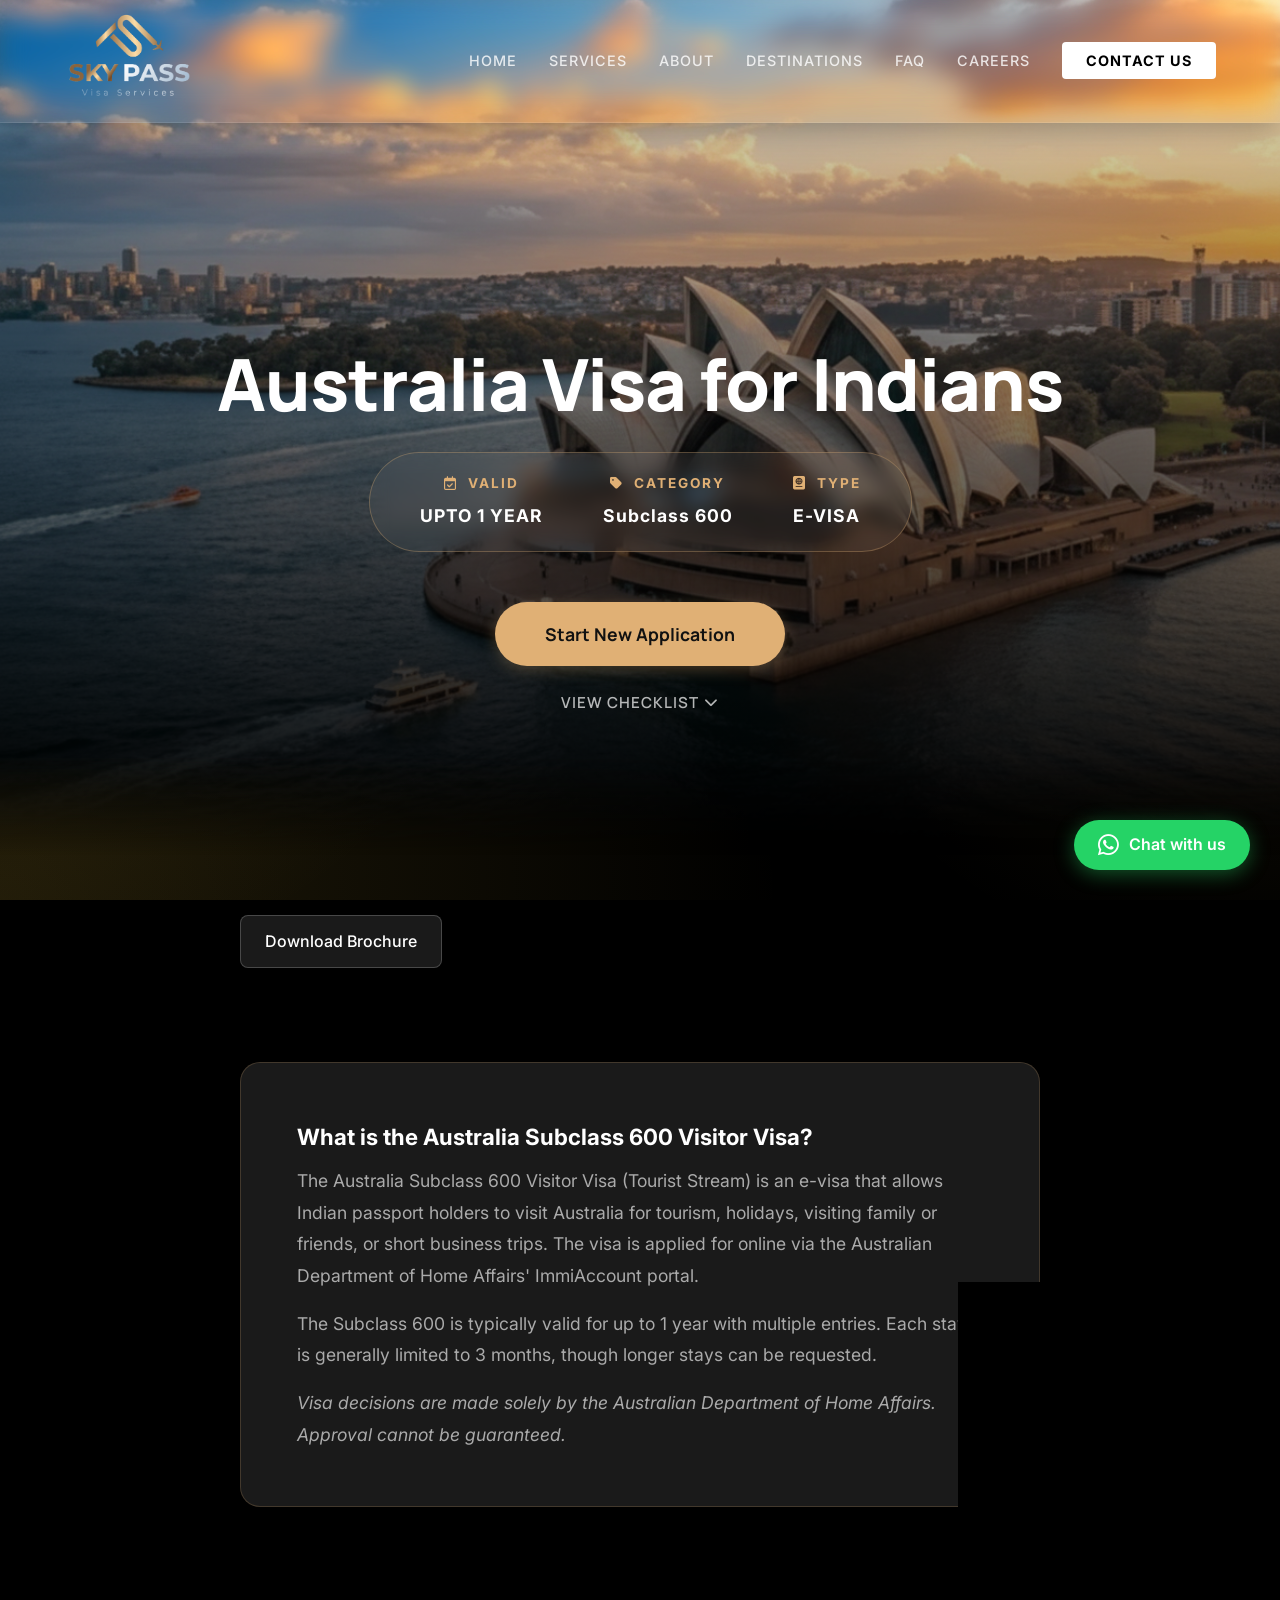
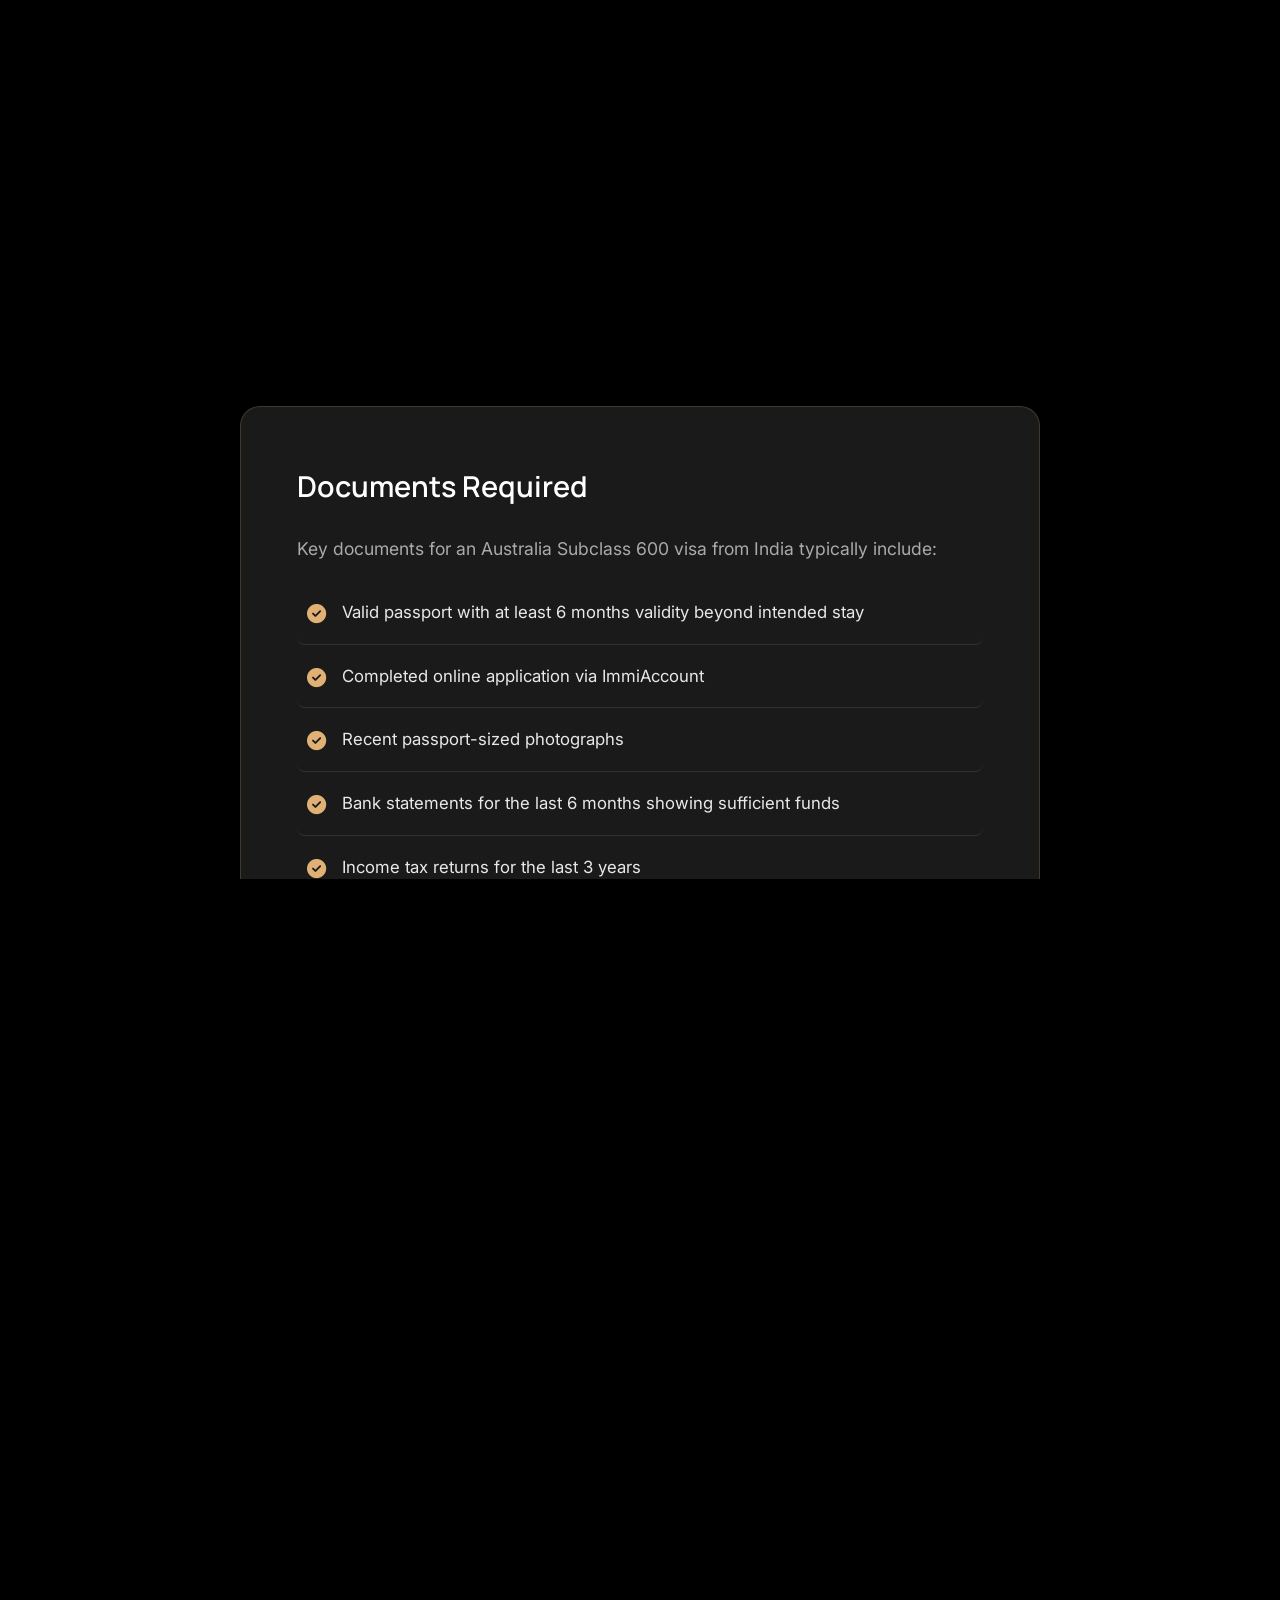
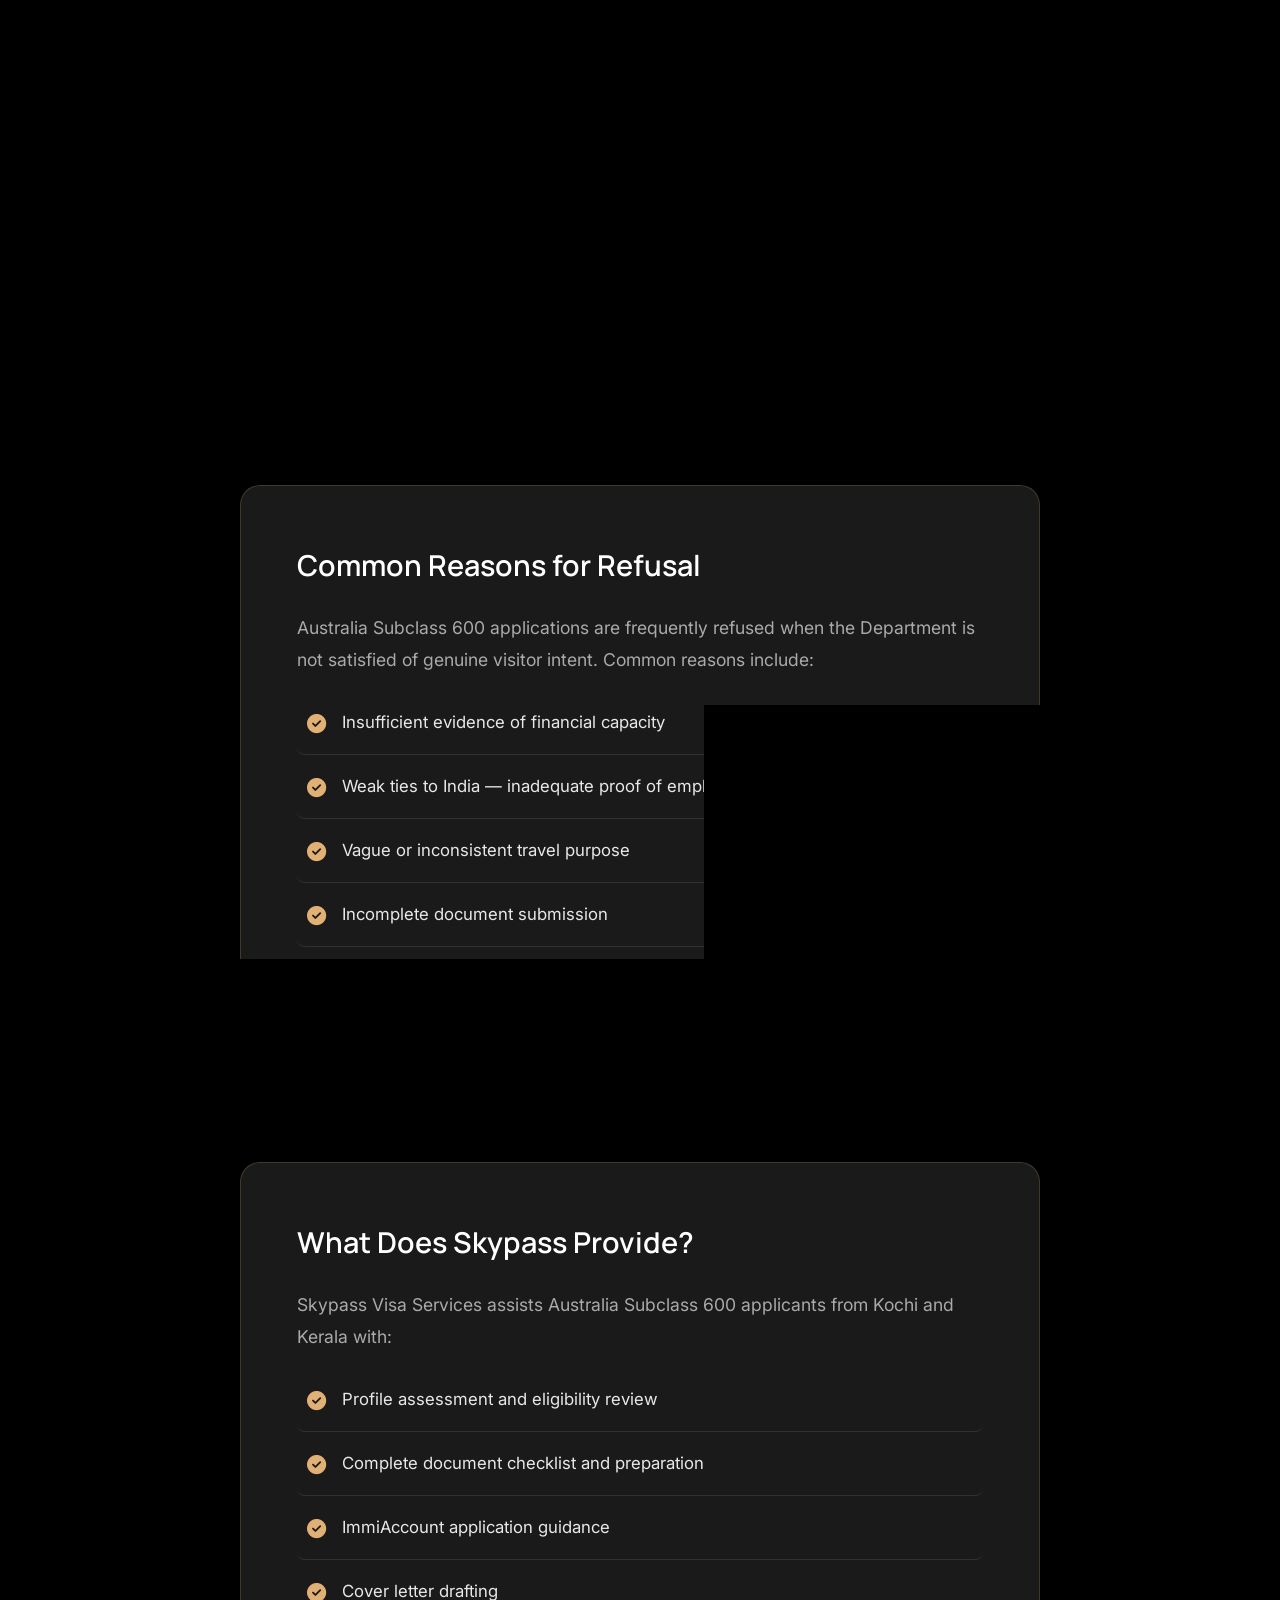
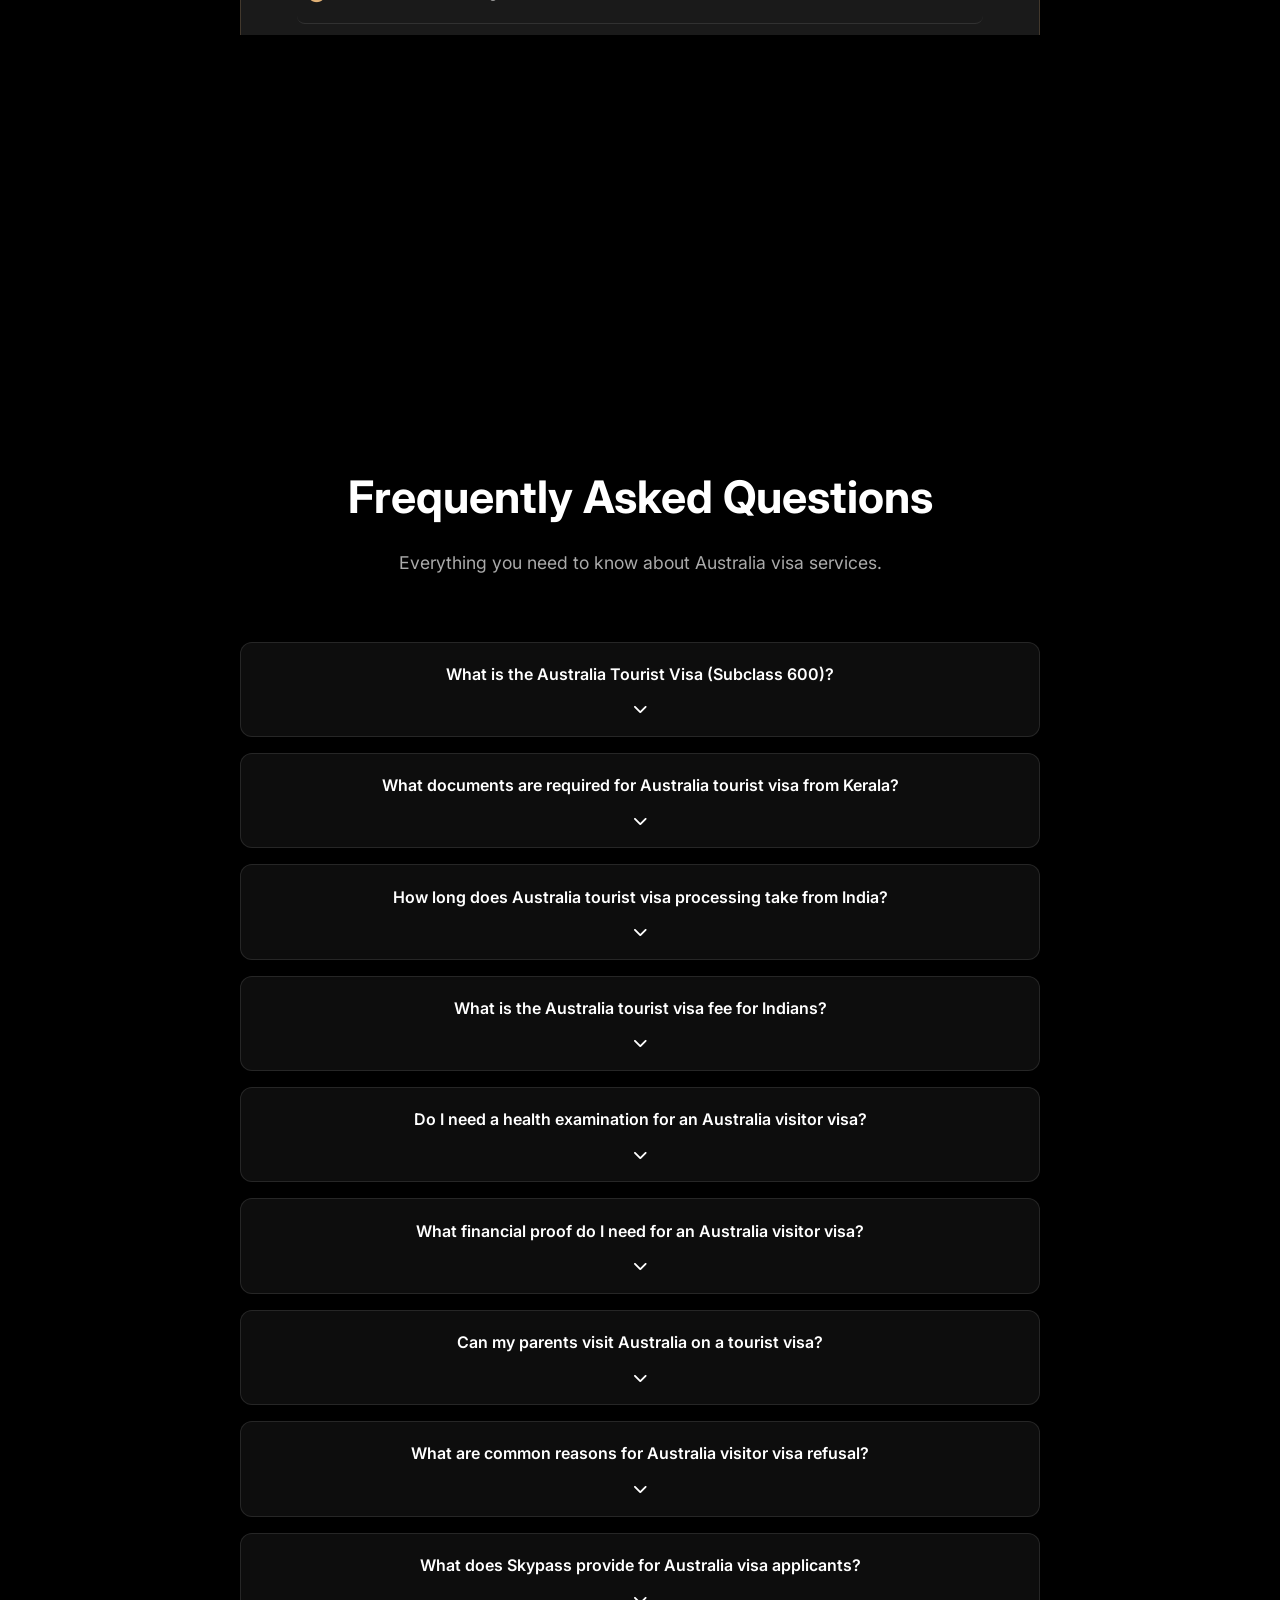
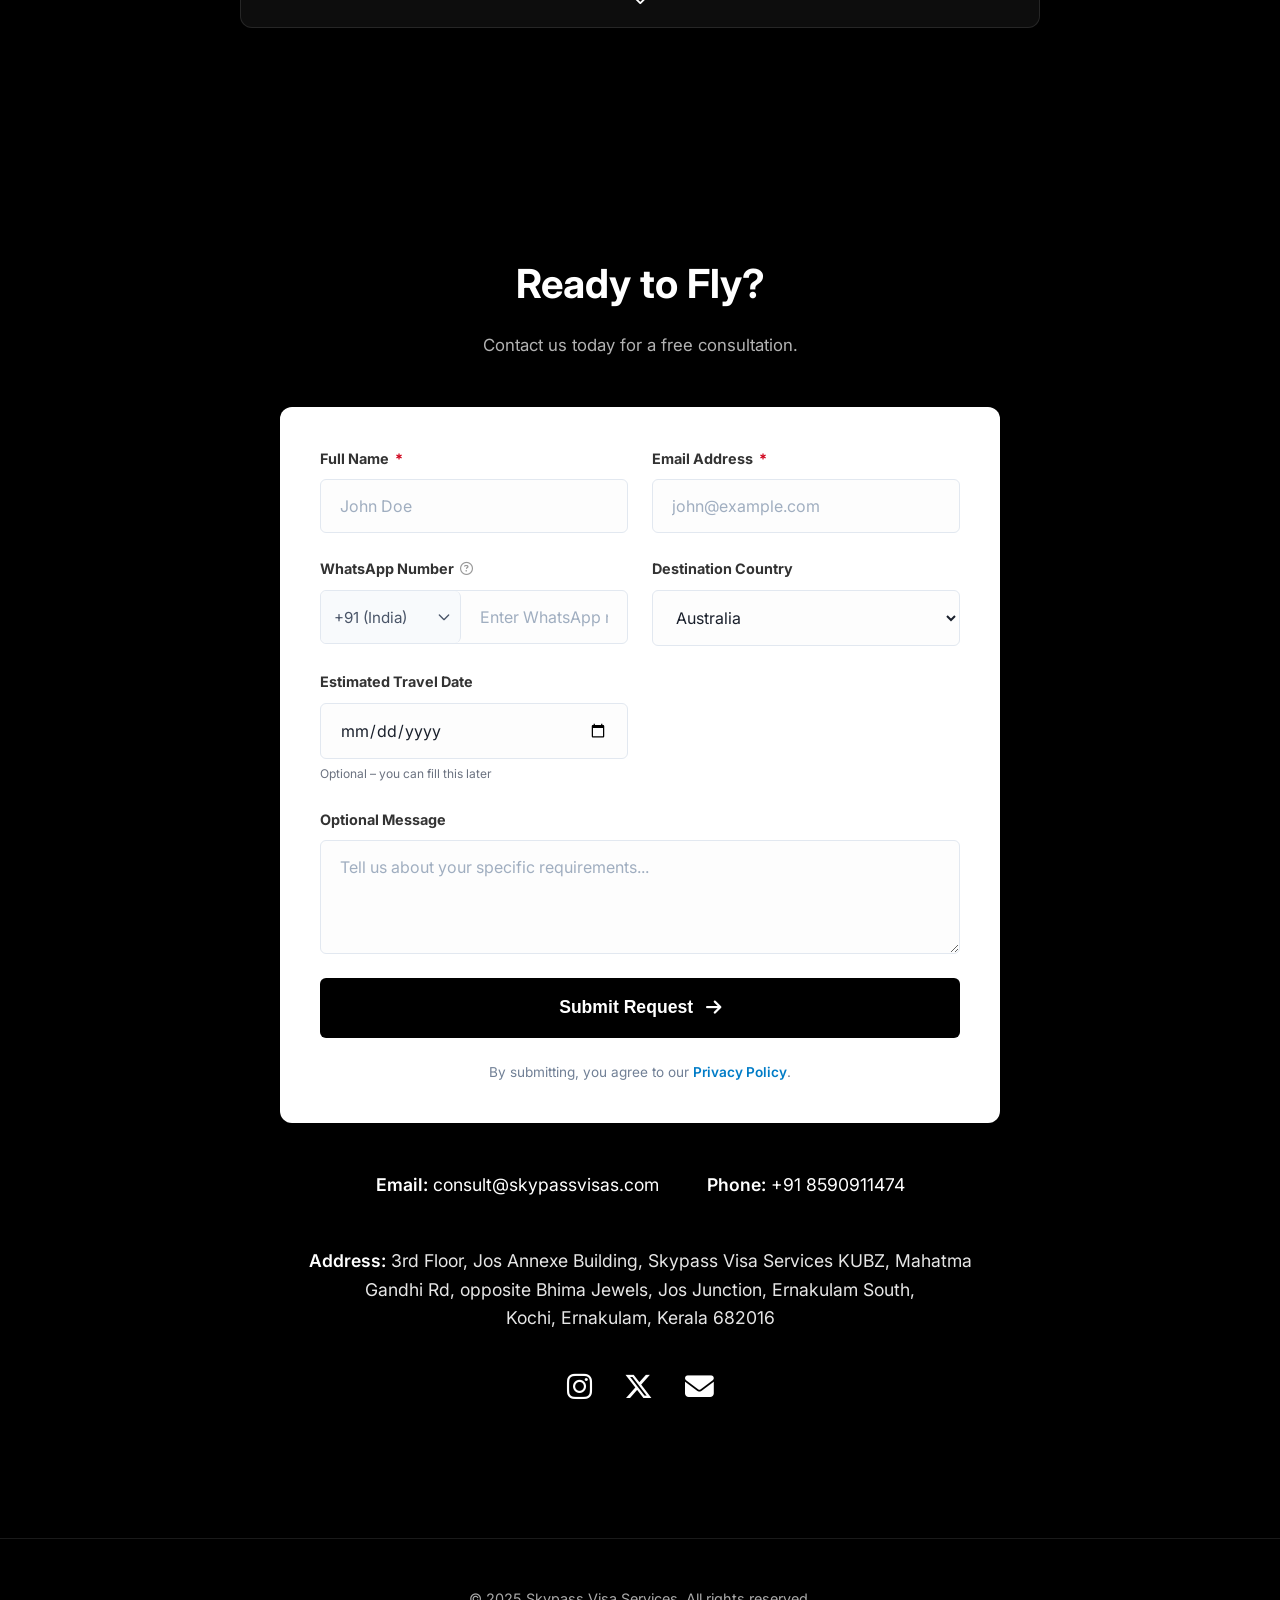
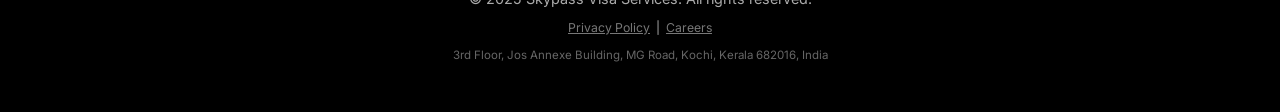
<file: australia-visa/index.html>
<!DOCTYPE html>
<html lang="en">

<head>
    <meta charset="UTF-8">
    <meta name="viewport" content="width=device-width, initial-scale=1.0">

    <!-- Primary Meta Tags -->
    <title>Australia Visa Consultant Kochi | Skypass Visa Services Kerala</title>
    <meta name="title" content="Australia Visa Consultant Kochi | Skypass Visa Services Kerala">
    <meta name="description"
        content="Get your Australia subclass 600 tourist visa from Kerala. Skypass Visa Services, trusted Australia visa agent in Kochi.">
    <meta name="keywords"
        content="australia visa kochi, australia visa kerala, australia tourist visa consultant kochi, subclass 600 visa agent kerala, australia visitor visa from kochi, how to get australia visa from kerala">
    <meta name="author" content="Skypass Visa Services">
    <meta name="robots" content="index, follow">
    <link rel="canonical" href="https://skypassvisas.com/australia-visa/">

    <!-- Open Graph / Facebook / LinkedIn -->
    <meta property="og:type" content="website">
    <meta property="og:url" content="https://skypassvisas.com/australia-visa/">
    <meta property="og:title" content="Australia Visa Consultant Kochi | Skypass Visa Services Kerala">
    <meta property="og:description"
        content="Get your Australia subclass 600 tourist visa from Kerala. Skypass Visa Services, trusted Australia visa agent in Kochi.">
    <meta property="og:image" content="https://skypassvisas.com/assets/og_image.png">

    <!-- Twitter -->
    <meta property="twitter:card" content="summary_large_image">
    <meta property="twitter:url" content="https://skypassvisas.com/australia-visa/">
    <meta property="twitter:title" content="Australia Visa Consultant Kochi | Skypass Visa Services Kerala">
    <meta property="twitter:description"
        content="Get your Australia subclass 600 tourist visa from Kerala. Skypass Visa Services, trusted Australia visa agent in Kochi.">
    <meta property="twitter:image" content="https://skypassvisas.com/assets/og_image.png">

    <!-- Structured Data -->
    <script type="application/ld+json">
    {
      "@context": "https://schema.org",
      "@type": "LocalBusiness",
      "@id": "https://skypassvisas.com/#localbusiness",
      "name": "Skypass Visa Services",
      "image": "https://skypassvisas.com/assets/og_image.png",
      "url": "https://skypassvisas.com/",
      "telephone": "+918590911474",
      "email": "consult@skypassvisas.com",
      "address": {
        "@type": "PostalAddress",
        "streetAddress": "3rd Floor, Jos Annexe Building, MG Road, Jos Junction, Ernakulam South",
        "addressLocality": "Kochi",
        "addressRegion": "Kerala",
        "postalCode": "682016",
        "addressCountry": "IN"
      },
      "sameAs": [
        "https://www.instagram.com/skypass_kochi/",
        "https://x.com/skypass_kochi"
      ]
    }
    </script>

    <script type="application/ld+json">
    {
      "@context": "https://schema.org",
      "@type": "Service",
      "name": "Australia Subclass 600 Visitor Visa Consultation",
      "description": "Skypass Visa Services provides consultation, documentation preparation, application review and assistance for Australia Subclass 600 Tourist Stream visa applicants from Kerala, India.",
      "provider": {
        "@id": "https://skypassvisas.com/#localbusiness"
      },
      "serviceType": "Visa Consultancy",
      "areaServed": ["Kochi", "Kerala", "India"],
      "url": "https://skypassvisas.com/australia-visa/"
    }
    </script>

    <script type="application/ld+json">
    {
      "@context": "https://schema.org",
      "@type": "BreadcrumbList",
      "itemListElement": [
        {
          "@type": "ListItem",
          "position": 1,
          "name": "Home",
          "item": "https://skypassvisas.com/"
        },
        {
          "@type": "ListItem",
          "position": 2,
          "name": "Australia Visa",
          "item": "https://skypassvisas.com/australia-visa/"
        }
      ]
    }
    </script>

    <script type="application/ld+json">
    {
      "@context": "https://schema.org",
      "@type": "FAQPage",
      "mainEntity": [
        {
          "@type": "Question",
          "name": "What is the Australia Tourist Visa (Subclass 600)?",
          "acceptedAnswer": {
            "@type": "Answer",
            "text": "The Australia Visitor Visa (Subclass 600) Tourist stream allows Indian passport holders to visit Australia for tourism, visiting family or friends, or recreational activities. The application is submitted online through the Australian Department of Home Affairs' ImmiAccount portal. It is an eVisa linked to your passport — no sticker is issued."
          }
        },
        {
          "@type": "Question",
          "name": "What documents are required for Australia tourist visa from Kerala?",
          "acceptedAnswer": {
            "@type": "Answer",
            "text": "Key documents include: valid passport, completed online ImmiAccount application, recent passport photographs, bank statements for 3–6 months, employment certificate with salary confirmation, Income Tax Returns, confirmed return flight tickets, accommodation bookings, travel insurance, and evidence of ties to India."
          }
        },
        {
          "@type": "Question",
          "name": "How long does Australia tourist visa processing take from India?",
          "acceptedAnswer": {
            "@type": "Answer",
            "text": "The Department of Home Affairs processes 75% of Tourist stream applications within 29 days and 90% within 48 days, but individual times vary. Skypass completes document preparation in up to 5 working days. Apply at least 6–8 weeks before your travel date."
          }
        },
        {
          "@type": "Question",
          "name": "What is the Australia tourist visa fee for Indians?",
          "acceptedAnswer": {
            "@type": "Answer",
            "text": "The base application fee for the Australia Subclass 600 Tourist visa is AUD 190 (approximately ₹10,000–₹11,000). This is paid online to the Department of Home Affairs. There are no VFS charges for the standard online application."
          }
        },
        {
          "@type": "Question",
          "name": "What financial proof do I need for an Australia visitor visa?",
          "acceptedAnswer": {
            "@type": "Answer",
            "text": "There is no fixed minimum bank balance specified by the Department of Home Affairs. You need to demonstrate sufficient funds to cover your costs during the visit and to return to India. Bank statements for 3–6 months showing consistent activity, salary slips, ITR, and property ownership all help demonstrate financial stability."
          }
        },
        {
          "@type": "Question",
          "name": "What are common reasons for Australia visitor visa refusal?",
          "acceptedAnswer": {
            "@type": "Answer",
            "text": "Common refusal reasons include: insufficient evidence that you will leave Australia before the visa expires, inadequate funds, previous immigration breaches or overstays, health or character issues, and inconsistencies between the application and supporting documents."
          }
        }
      ]
    }
    </script>

    <!-- Favicon & Theme -->
    <link rel="icon" type="image/png" href="../assets/favicon.png">
    <link rel="apple-touch-icon" href="../assets/favicon.png">
    <meta name="theme-color" content="#000000">

    <link rel="preconnect" href="https://fonts.googleapis.com">
    <link rel="preconnect" href="https://fonts.gstatic.com" crossorigin>
    <link
        href="https://fonts.googleapis.com/css2?family=Manrope:wght@400;500;600;700;800&family=Inter:wght@300;400;500;600&display=swap"
        rel="stylesheet">
    <link rel="stylesheet" href="https://cdnjs.cloudflare.com/ajax/libs/font-awesome/6.5.1/css/all.min.css">
    <link rel="stylesheet" href="../css/styles.css">
</head>

<body class="country-page">
    <header>
        <div class="logo-container">
            <a href="../index.html"><img src="../assets/skypass_logo.png" alt="Skypass Visa Services Logo" class="logo"></a>
        </div>
        <button class="mobile-menu-toggle" aria-label="Toggle menu">
            <span></span>
            <span></span>
            <span></span>
        </button>
        <nav>
            <ul>
                <li><a href="../index.html#home">Home</a></li>
                <li><a href="../index.html#services">Services</a></li>
                <li><a href="../index.html#about">About</a></li>
                <li><a href="../index.html#countries">Destinations</a></li>
                <li><a href="../index.html#faq">FAQ</a></li>
                <li><a href="../careers.html">Careers</a></li>
                <li><a href="#contact" class="cta-button-small">Contact Us</a></li>
            </ul>
        </nav>
    </header>

    <main>
        <section class="country-hero" style="background-image: url('../assets/sydney.png');">
    <div class="country-hero-content">
        <h1>Australia Visa for Indians</h1>
        <div class="country-hero-stats">
            <div class="stat-item">
                <span class="stat-label"><i class="fa-regular fa-calendar-check" style="margin-right: 5px;"></i> VALID</span>
                <span class="stat-value">UPTO 1 YEAR</span>
            </div>
            <div class="stat-item">
                <span class="stat-label"><i class="fa-solid fa-tag" style="margin-right: 5px;"></i> CATEGORY</span>
                <span class="stat-value">Subclass 600</span>
            </div>
            <div class="stat-item">
                <span class="stat-label"><i class="fa-solid fa-passport" style="margin-right: 5px;"></i> TYPE</span>
                <span class="stat-value">E-VISA</span>
            </div>
        </div>
        <a href="#contact" class="btn-start-app">Start New Application</a>
        <a href="#checklist" class="view-checklist">View Checklist <i class="fa-solid fa-chevron-down" style="margin-left: 5px;"></i></a>
    </div>
</section>

<section id="checklist" class="services" style="padding-top: 60px;">
    <div class="about-container" style="max-width: 800px; margin: 0 auto;">
                <div class="about-content">
                    <div style="margin-bottom: 30px;">
                        <a href="/assets/brochures/australia-brochure.pdf" download class="btn-primary">
                            Download Brochure
                        </a>
                    </div>
                    <div class="about-story" style="margin-bottom: 30px;">
                        <h2 style="font-size: 1.4rem; margin-bottom: 10px;">What is the Australia Subclass 600 Visitor Visa?</h2>
                        <p>The Australia Subclass 600 Visitor Visa (Tourist Stream) is an e-visa that allows Indian passport holders to visit Australia for tourism, holidays, visiting family or friends, or short business trips. The visa is applied for online via the Australian Department of Home Affairs' ImmiAccount portal.</p>
                        <p>The Subclass 600 is typically valid for up to 1 year with multiple entries. Each stay is generally limited to 3 months, though longer stays can be requested.</p>
                        <p><em>Visa decisions are made solely by the Australian Department of Home Affairs. Approval cannot be guaranteed.</em></p>
                    </div>

                    <div class="about-story" style="margin-bottom: 30px;">
                        <h3>Who Can Apply?</h3>
                        <p>Indian passport holders who wish to visit Australia for tourism, visiting family or friends, or short business activities may apply. Applicants must demonstrate sufficient funds, genuine tourist intent, and strong ties to India showing intention to return home.</p>
                    </div>

                    <div class="about-story" style="margin-bottom: 30px;">
                        <h3>Documents Required</h3>
                        <p>Key documents for an Australia Subclass 600 visa from India typically include:</p>
                        <ul>
                            <li>Valid passport with at least 6 months validity beyond intended stay</li>
                            <li>Completed online application via ImmiAccount</li>
                            <li>Recent passport-sized photographs</li>
                            <li>Bank statements for the last 6 months showing sufficient funds</li>
                            <li>Income tax returns for the last 3 years</li>
                            <li>Employment letter with salary, NOC, and leave approval</li>
                            <li>Confirmed flight itinerary and hotel bookings</li>
                            <li>Evidence of ties to India (family, employment, property)</li>
                        </ul>
                        <p><small>Requirements may change. Always verify with the <a href="https://immi.homeaffairs.gov.au/visas/getting-a-visa/visa-listing/visitor-600/tourist-stream-offshore" target="_blank" rel="noopener">Australian Department of Home Affairs</a>.</small></p>
                    </div>

                    <div class="about-story" style="margin-bottom: 30px;">
                        <h3>Application Process</h3>
                        <ol>
                            <li>Create an ImmiAccount on the Australian Department of Home Affairs website.</li>
                            <li>Complete and submit the Subclass 600 online application.</li>
                            <li>Pay the visa application charge (currently AUD 190 as of 2024, subject to change).</li>
                            <li>Upload all supporting documents as required.</li>
                            <li>Wait for the Department of Home Affairs to process and grant the e-visa.</li>
                        </ol>
                    </div>

                    <div class="about-story" style="margin-bottom: 30px;">
                        <h3>Processing Time</h3>
                        <p>Skypass Visa Services completes documentation preparation within a maximum of 5 working days. The Australian Department of Home Affairs typically processes Subclass 600 applications within 20 to 40 calendar days. Processing times vary based on application volume and completeness.</p>
                    </div>

                    <div class="about-story" style="margin-bottom: 30px;">
                        <h3>Common Reasons for Refusal</h3>
                        <p>Australia Subclass 600 applications are frequently refused when the Department is not satisfied of genuine visitor intent. Common reasons include:</p>
                        <ul>
                            <li>Insufficient evidence of financial capacity</li>
                            <li>Weak ties to India — inadequate proof of employment, family, or property</li>
                            <li>Vague or inconsistent travel purpose</li>
                            <li>Incomplete document submission</li>
                            <li>Previous visa refusals or immigration compliance issues</li>
                        </ul>
                    </div>

                    <div class="about-story" style="margin-bottom: 30px;">
                        <h3>What Does Skypass Provide?</h3>
                        <p>Skypass Visa Services assists Australia Subclass 600 applicants from Kochi and Kerala with:</p>
                        <ul>
                            <li>Profile assessment and eligibility review</li>
                            <li>Complete document checklist and preparation</li>
                            <li>ImmiAccount application guidance</li>
                            <li>Cover letter drafting</li>
                            <li>Personalised travel itinerary preparation</li>
                            <li>Document review and submission assistance</li>
                        </ul>
                        <p>Contact us at <a href="tel:+918590911474">+91 8590911474</a> or <a href="mailto:consult@skypassvisas.com">consult@skypassvisas.com</a> for a free consultation.</p>
                    </div>
                </div>
            </div>
        </section>

        <section id="faq" class="faq">
            <div class="section-header">
                <h2>Frequently Asked Questions</h2>
                <p>Everything you need to know about Australia visa services.</p>
            </div>
            <div class="faq-accordion">
                <div class="faq-item">
                    <div class="faq-question">What is the Australia Tourist Visa (Subclass 600)? <i class="fas fa-chevron-down"></i></div>
                    <div class="faq-answer">The Australia Visitor Visa (Subclass 600) Tourist stream allows Indian passport holders to visit Australia for tourism, visiting family or friends, or recreational activities. The application is submitted online through the Australian Department of Home Affairs' ImmiAccount portal. It is an eVisa — once granted, it is electronically linked to your passport with no sticker. The visa can be granted for 3, 6, or 12 months depending on the application and assessment.</div>
                </div>
                <div class="faq-item">
                    <div class="faq-question">What documents are required for Australia tourist visa from Kerala? <i class="fas fa-chevron-down"></i></div>
                    <div class="faq-answer">Key documents include: valid passport, completed online ImmiAccount application, recent passport photographs meeting Department of Home Affairs specs, bank statements for 3–6 months, employment certificate with salary confirmation, Income Tax Returns, confirmed return flight tickets, accommodation bookings, travel insurance, and evidence of ties to India (property, family). Retired applicants need pension statements or investment documents.</div>
                </div>
                <div class="faq-item">
                    <div class="faq-question">How long does Australia tourist visa processing take from India? <i class="fas fa-chevron-down"></i></div>
                    <div class="faq-answer">Australia visitor visa processing times vary significantly. The Department of Home Affairs processes 75% of Tourist stream applications within 29 days and 90% within 48 days, but individual times can be shorter or longer. Skypass completes document preparation in up to 5 working days. Apply at least 6–8 weeks before your travel date.</div>
                </div>
                <div class="faq-item">
                    <div class="faq-question">What is the Australia tourist visa fee for Indians? <i class="fas fa-chevron-down"></i></div>
                    <div class="faq-answer">The base application fee for the Australia Subclass 600 Tourist visa is AUD 190 (approximately ₹10,000–₹11,000). This is paid online to the Department of Home Affairs. There are no VFS charges for the standard online application. Additional fees may apply if health checks or further assessments are required. Skypass charges a separate consultancy fee.</div>
                </div>
                <div class="faq-item">
                    <div class="faq-question">Do I need a health examination for an Australia visitor visa? <i class="fas fa-chevron-down"></i></div>
                    <div class="faq-answer">Most short-term visitor visa applicants from India are not required to undergo a health examination. However, the Department of Home Affairs may request a health check in certain cases — for example, if you plan to stay longer than 3 months, or if you have worked in certain health or aged care settings. Skypass will advise if a health check applies to your profile based on the application.</div>
                </div>
                <div class="faq-item">
                    <div class="faq-question">What financial proof do I need for an Australia visitor visa? <i class="fas fa-chevron-down"></i></div>
                    <div class="faq-answer">There is no fixed minimum bank balance specified by the Department of Home Affairs. You need to demonstrate sufficient funds to cover your costs during the visit (flights, accommodation, daily expenses) and to return to India. Bank statements for 3–6 months showing consistent activity are more persuasive than a single large recent deposit. Salary slips, ITR, and property ownership all help demonstrate financial stability.</div>
                </div>
                <div class="faq-item">
                    <div class="faq-question">Can my parents visit Australia on a tourist visa? <i class="fas fa-chevron-down"></i></div>
                    <div class="faq-answer">Yes, retired parents can apply for an Australia Subclass 600 Tourist visa. The key factors for retired applicants are: pension or savings income, owned property in India, strong family ties, and a credible reason to return. If a child in Australia is sponsoring the visit, an invitation letter with the sponsor's immigration status documents and financial capacity is important. Skypass can help retired applicants build a strong file.</div>
                </div>
                <div class="faq-item">
                    <div class="faq-question">What are common reasons for Australia visitor visa refusal? <i class="fas fa-chevron-down"></i></div>
                    <div class="faq-answer">Common refusal reasons include: insufficient evidence that you will leave Australia before the visa expires, inadequate funds relative to the trip cost, previous immigration breaches or overstays in Australia or other countries, health or character issues, and inconsistencies between the application and supporting documents.</div>
                </div>
                <div class="faq-item">
                    <div class="faq-question">What does Skypass provide for Australia visa applicants? <i class="fas fa-chevron-down"></i></div>
                    <div class="faq-answer">Skypass provides: free profile assessment, personalised document checklist, ImmiAccount application guidance, cover letter review, and WhatsApp and in-office support. Skypass is a consultancy — we cannot submit the application on your behalf, and we cannot guarantee visa approval. All decisions are made by the Australian Department of Home Affairs.</div>
                </div>
            </div>
        </section>

        <section id="contact" class="contact">
            <div class="contact-container">
                <h2>Ready to Fly?</h2>
                <p>Contact us today for a free consultation.</p>

                <form id="lead-capture-form" class="lead-form">
                    <div id="form-status" class="form-status"></div>

                    <div class="form-grid">
                        <div class="form-group">
                            <label for="name">Full Name <span class="required">*</span></label>
                            <input type="text" id="name" name="name" placeholder="John Doe" required>
                        </div>
                        <div class="form-group">
                            <label for="email">Email Address <span class="required">*</span></label>
                            <input type="email" id="email" name="email" placeholder="john@example.com" required>
                        </div>
                        <div class="form-group">
                            <label for="phone">WhatsApp Number <i class="far fa-question-circle info-icon"></i></label>
                            <div class="phone-input-container">
                                <select id="countryCode" name="countryCode" class="phone-prefix-select">
                                    <option value="+91" selected>+91 (India)</option>
                                    <option value="+1">+1 (USA)</option>
                                    <option value="+44">+44 (UK)</option>
                                    <option value="+971">+971 (UAE)</option>
                                    <option value="+61">+61 (Australia)</option>
                                </select>
                                <input type="tel" id="phone" name="phone" placeholder="Enter WhatsApp number" required>
                            </div>
                            <span id="phone-error" class="inline-error">Invalid phone number</span>
                        </div>
                        <div class="form-group">
                            <label for="country">Destination Country</label>
                            <select id="country" name="country" required>
                                <option value="" disabled>Select destination</option>
                                                                <option value="USA">USA</option>
                                                                <option value="Canada">Canada</option>
                                                                <option value="UK">United Kingdom</option>
                                                                <option value="Australia">Australia</option>
                                                                <option value="Schengen">Schengen Area</option>
                                                                <option value="South Korea">South Korea</option>
                                                                <option value="Japan">Japan</option>
                                                                <option value="New Zealand">New Zealand</option>
                                                                <option value="UAE">UAE</option>
                                                                <option value="Other">Other</option>
                            </select>
                            <script>
                                // Pre-select the country based on the page
                                document.addEventListener('DOMContentLoaded', () => {
                                    const select = document.getElementById('country');
                                    for (let i = 0; i < select.options.length; i++) {
                                        if (select.options[i].value === 'Australia') {
                                            select.selectedIndex = i;
                                            break;
                                        }
                                    }
                                });
                            </script>
                        </div>
                        <div class="form-group">
                            <label for="travelDate">Estimated Travel Date</label>
                            <input type="date" id="travelDate" name="travelDate">
                            <span style="font-size: 0.75rem; color: #6b7280; margin-top: -4px;">Optional – you can fill
                                this later</span>
                        </div>
                    </div>

                    <div class="form-group">
                        <label for="message">Optional Message</label>
                        <textarea id="message" name="message" placeholder="Tell us about your specific requirements..."
                            rows="4"></textarea>
                    </div>

                    <button type="submit" id="submit-btn" class="submit-button">
                        Submit Request <i class="fas fa-arrow-right"></i>
                    </button>

                    <div class="form-footer">
                        By submitting, you agree to our <a href="../privacy-policy.html">Privacy Policy</a>.
                    </div>
                </form>

                <div class="contact-details">
                    <div class="contact-item">
                        <span>Email:</span> <a href="mailto:consult@skypassvisas.com">consult@skypassvisas.com</a>
                    </div>
                    <div class="contact-item">
                        <span>Phone:</span> <a href="tel:+918590911474">+91 8590911474</a>
                    </div>
                    <div class="contact-item">
                        <span>Address:</span> 3rd Floor, Jos Annexe Building, Skypass Visa Services KUBZ, Mahatma Gandhi Rd, opposite Bhima Jewels, Jos Junction, Ernakulam South,<br>
                        Kochi, Ernakulam, Kerala 682016
                    </div>
                </div>
                <div class="social-links">
                    <a href="https://www.instagram.com/skypass_kochi/" class="social-icon" aria-label="Instagram"><i
                            class="fab fa-instagram"></i></a>
                    <a href="https://x.com/skypass_kochi" class="social-icon" aria-label="X (Twitter)"><i
                            class="fab fa-x-twitter"></i></a>
                    <a href="mailto:consult@skypassvisas.com" class="social-icon" aria-label="Email"><i
                            class="fas fa-envelope"></i></a>
                </div>
            </div>
        </section>
    </main>

    <footer>
        <p>&copy; 2025 Skypass Visa Services. All rights reserved.</p>
        <p style="margin-top: 8px; font-size: 0.85em;">
            <a href="/privacy-policy.html" style="color: inherit; text-decoration: underline; opacity: 0.7;">Privacy Policy</a>
            &nbsp;|&nbsp;
            <a href="/careers.html" style="color: inherit; text-decoration: underline; opacity: 0.7;">Careers</a>
        </p>
        <p style="margin-top: 8px; font-size: 0.8em; opacity: 0.6;">3rd Floor, Jos Annexe Building, MG Road, Kochi, Kerala 682016, India</p>
    </footer>

    <!-- Floating WhatsApp Button -->
    <a href="https://wa.me/+918590911474" class="whatsapp-float" target="_blank" aria-label="Chat on WhatsApp">
        <i class="fab fa-whatsapp"></i>
        <span>Chat with us</span>
    </a>

    <script src="../js/scripts.js?v=1.1"></script>
</body>

</html>
</file>
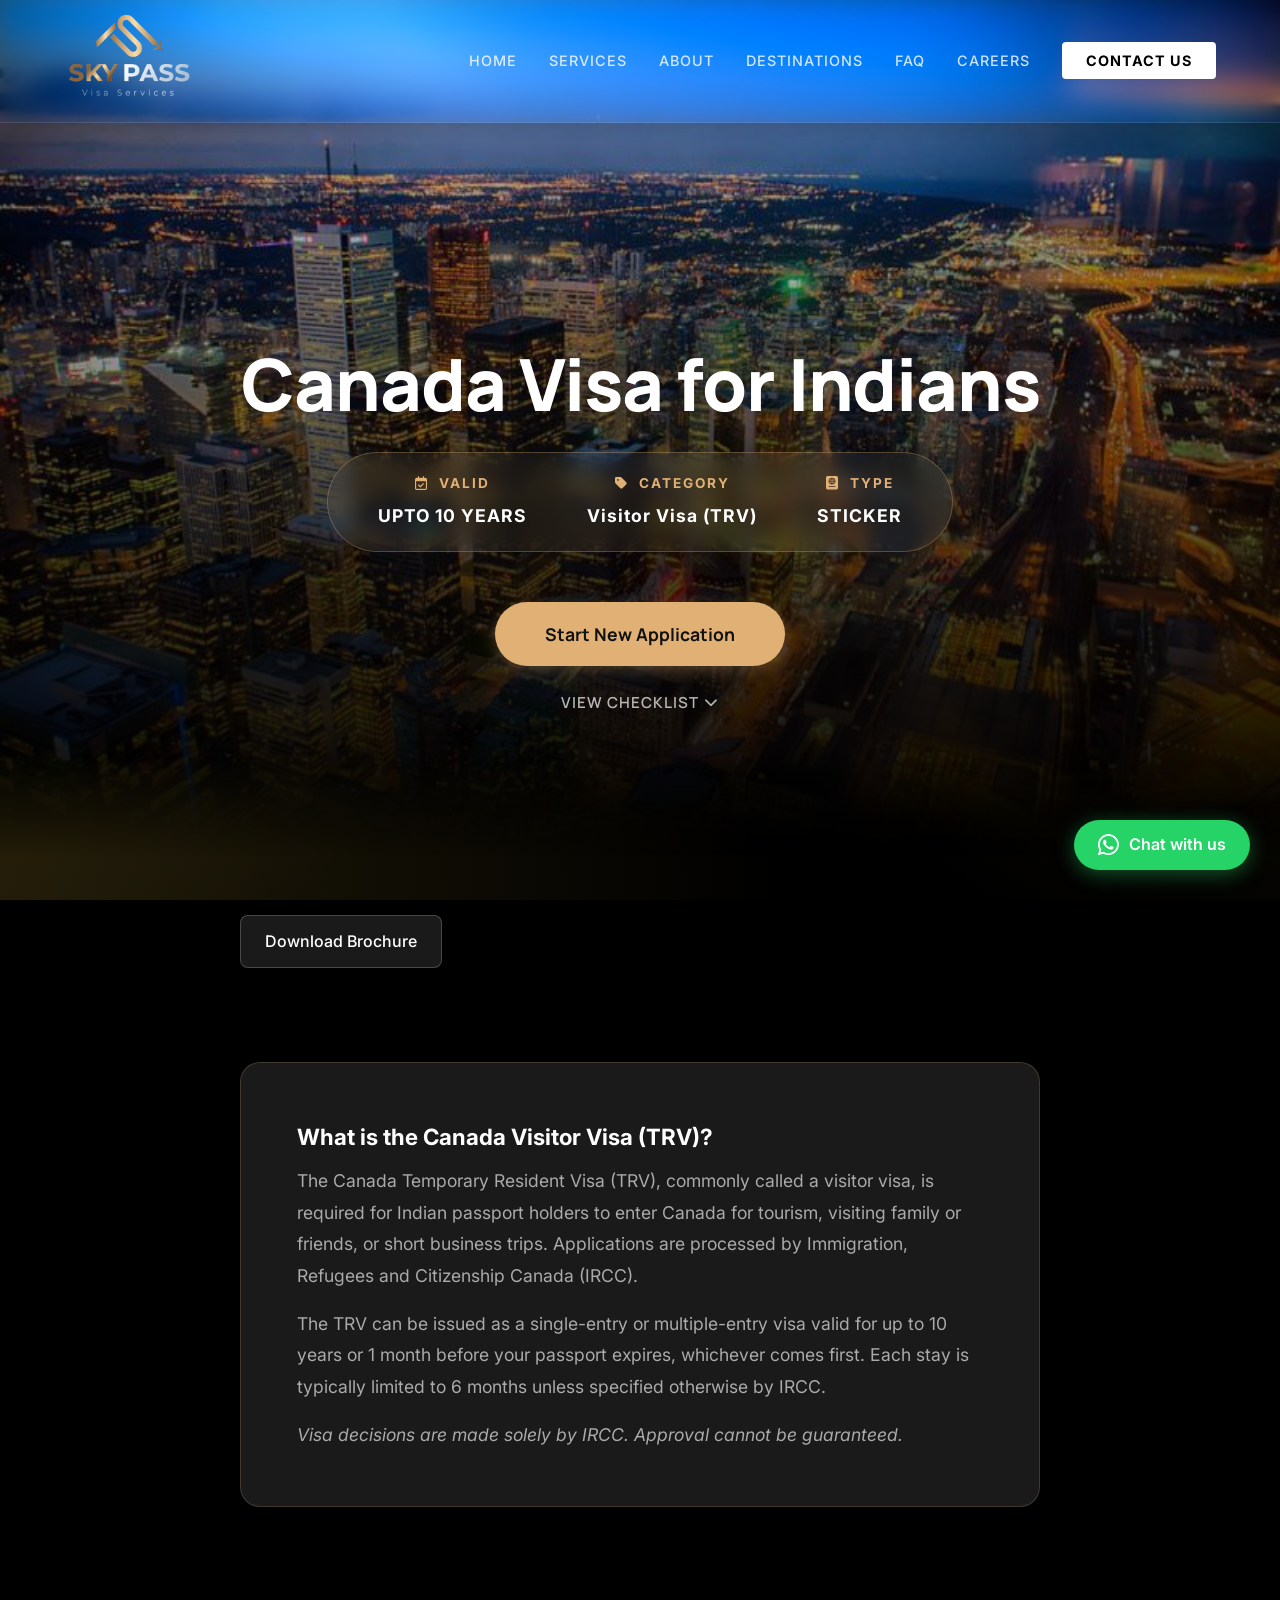
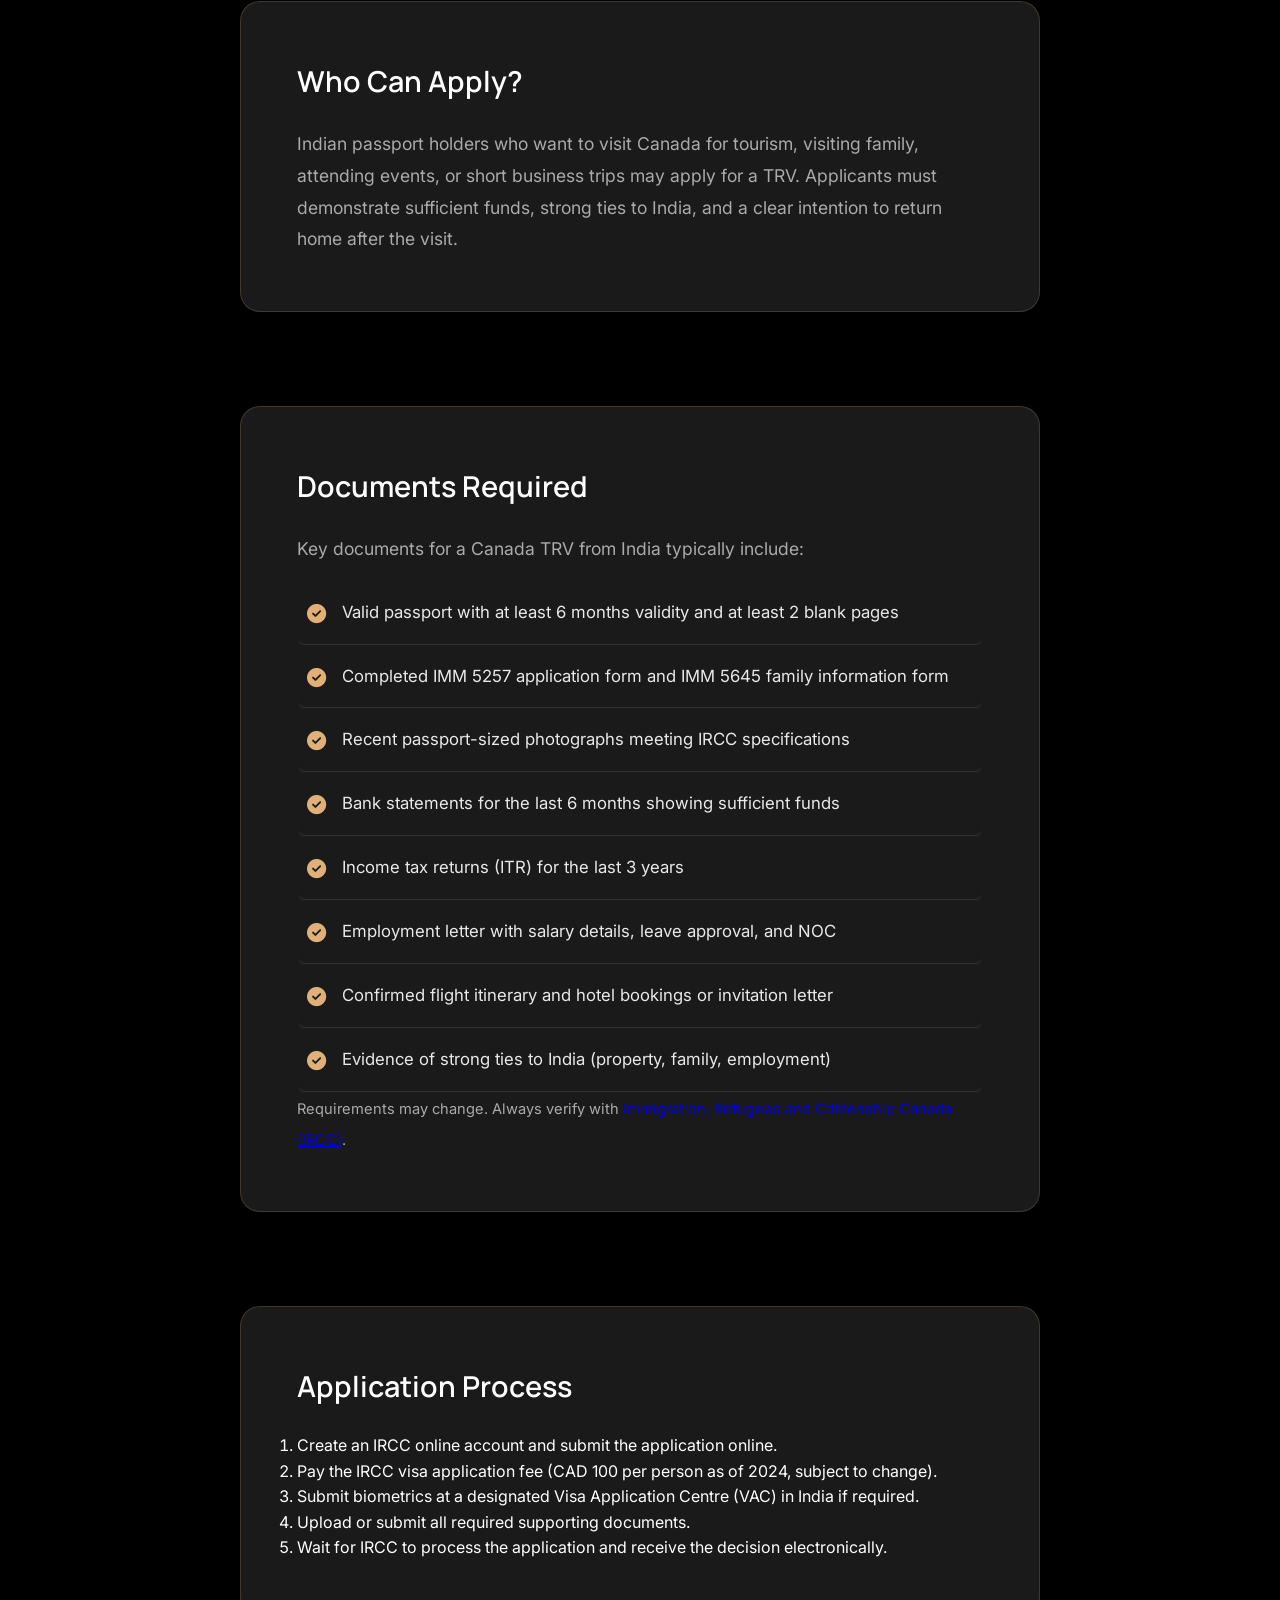
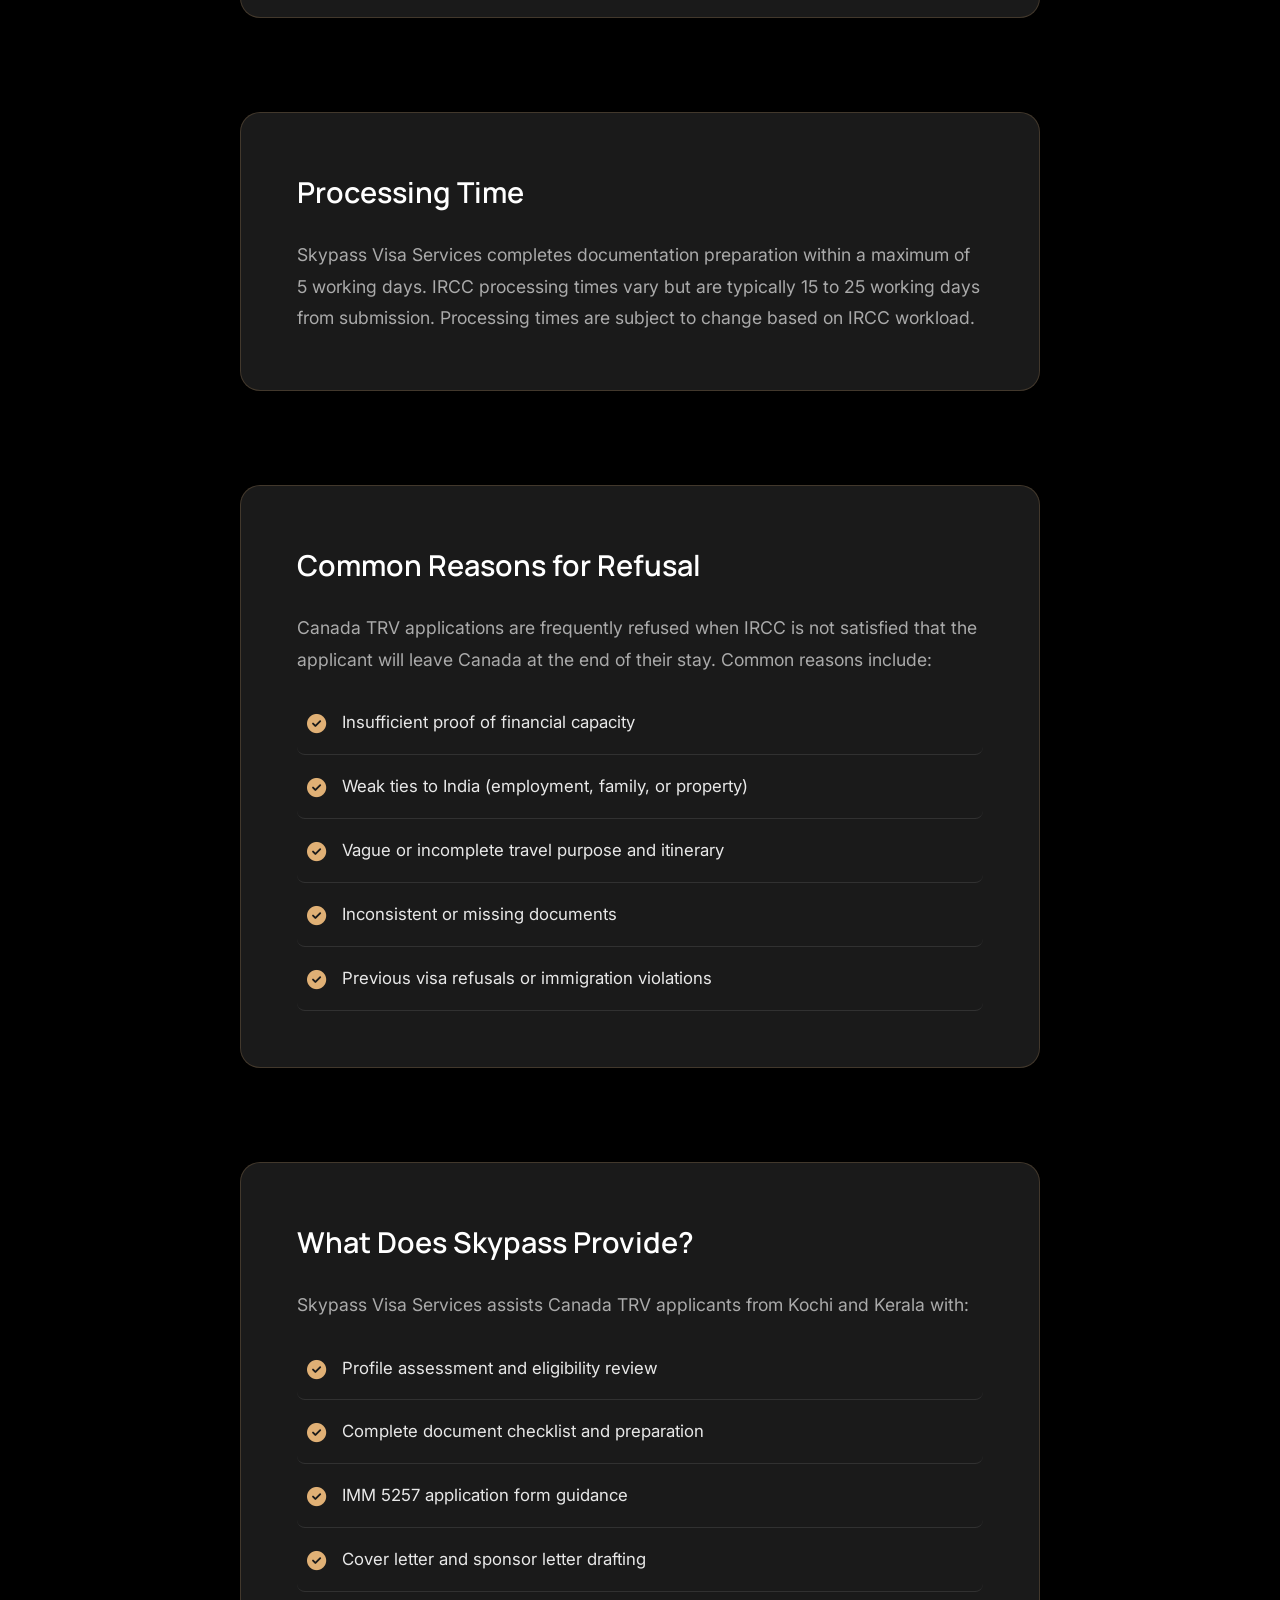
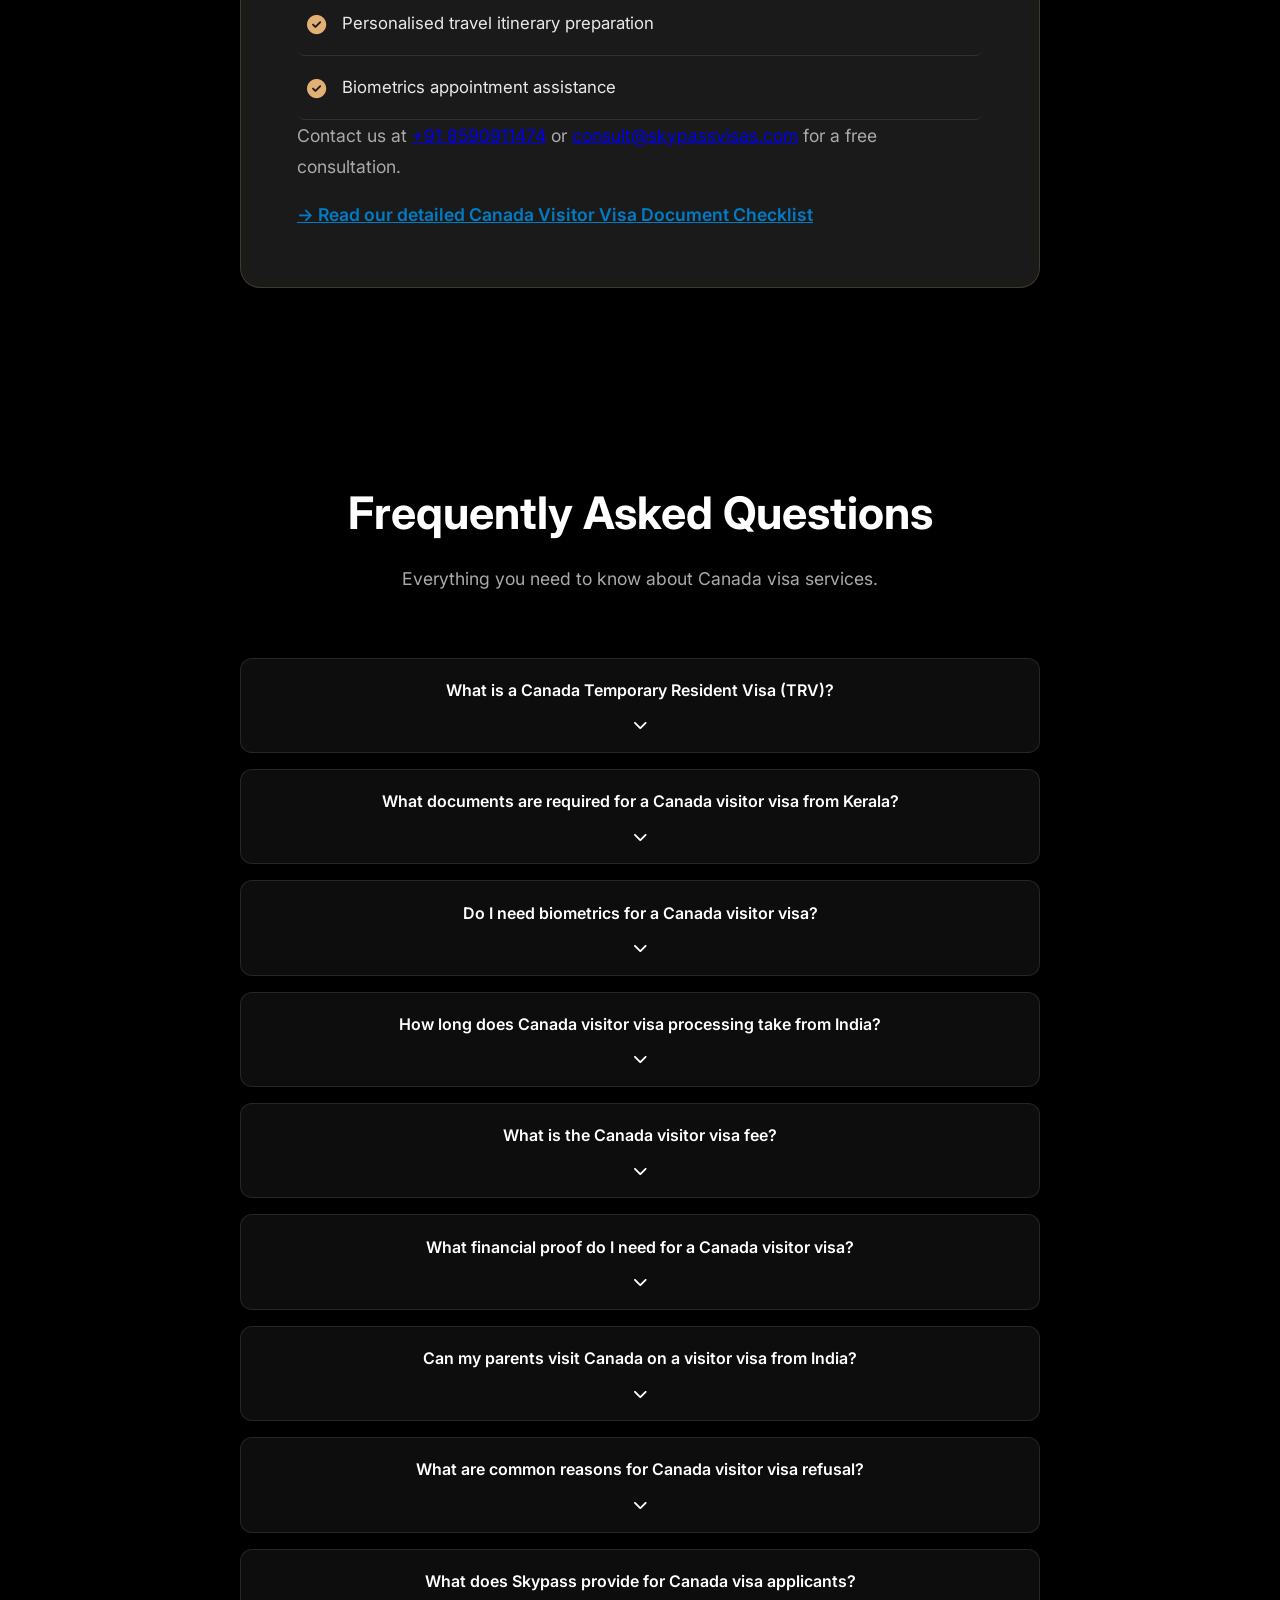
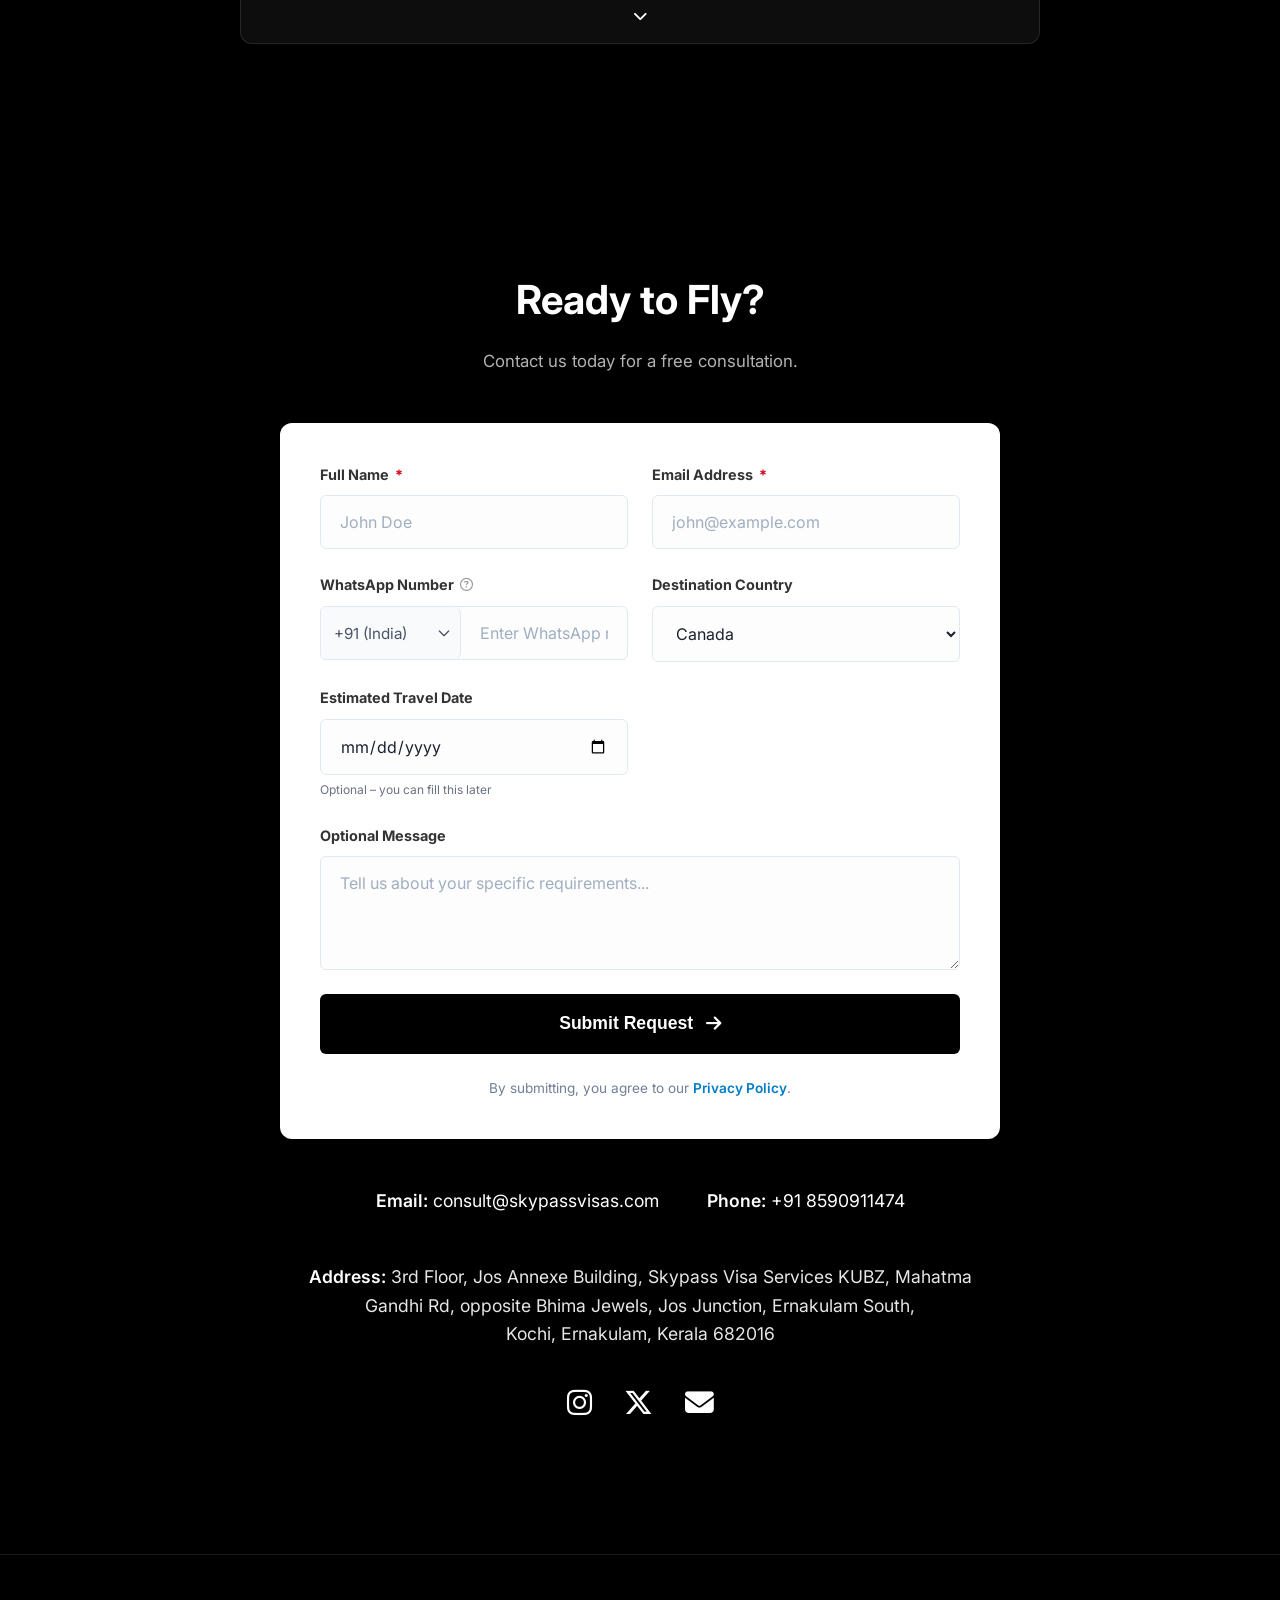
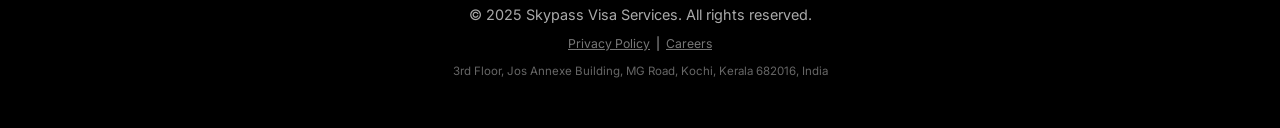
<file: canada-visa/index.html>
<!DOCTYPE html>
<html lang="en">

<head>
    <meta charset="UTF-8">
    <meta name="viewport" content="width=device-width, initial-scale=1.0">

    <!-- Primary Meta Tags -->
    <title>Canada Visa Consultant Kochi | Skypass Visa Services Kerala</title>
    <meta name="title" content="Canada Visa Consultant Kochi | Skypass Visa Services Kerala">
    <meta name="description"
        content="Apply for Canada visitor visa from Kerala with Skypass Visa Services, Kochi. Expert TRV visa agents in ernakulam.">
    <meta name="keywords"
        content="canada visa kochi, canada visa kerala, canada tourist visa consultant kochi, trv visa agent kochi, canada visitor visa from kerala, how to apply canada visa from kochi">
    <meta name="author" content="Skypass Visa Services">
    <meta name="robots" content="index, follow">
    <link rel="canonical" href="https://skypassvisas.com/canada-visa/">

    <!-- Open Graph / Facebook / LinkedIn -->
    <meta property="og:type" content="website">
    <meta property="og:url" content="https://skypassvisas.com/canada-visa/">
    <meta property="og:title" content="Canada Visa Consultant Kochi | Skypass Visa Services Kerala">
    <meta property="og:description"
        content="Apply for Canada visitor visa from Kerala with Skypass Visa Services, Kochi. Expert TRV visa agents in ernakulam.">
    <meta property="og:image" content="https://skypassvisas.com/assets/og_image.png">

    <!-- Twitter -->
    <meta property="twitter:card" content="summary_large_image">
    <meta property="twitter:url" content="https://skypassvisas.com/canada-visa/">
    <meta property="twitter:title" content="Canada Visa Consultant Kochi | Skypass Visa Services Kerala">
    <meta property="twitter:description"
        content="Apply for Canada visitor visa from Kerala with Skypass Visa Services, Kochi. Expert TRV visa agents in ernakulam.">
    <meta property="twitter:image" content="https://skypassvisas.com/assets/og_image.png">

    <!-- Structured Data -->
    <script type="application/ld+json">
    {
      "@context": "https://schema.org",
      "@type": "LocalBusiness",
      "@id": "https://skypassvisas.com/#localbusiness",
      "name": "Skypass Visa Services",
      "image": "https://skypassvisas.com/assets/og_image.png",
      "url": "https://skypassvisas.com/",
      "telephone": "+918590911474",
      "email": "consult@skypassvisas.com",
      "address": {
        "@type": "PostalAddress",
        "streetAddress": "3rd Floor, Jos Annexe Building, MG Road, Jos Junction, Ernakulam South",
        "addressLocality": "Kochi",
        "addressRegion": "Kerala",
        "postalCode": "682016",
        "addressCountry": "IN"
      },
      "sameAs": [
        "https://www.instagram.com/skypass_kochi/",
        "https://x.com/skypass_kochi"
      ]
    }
    </script>

    <script type="application/ld+json">
    {
      "@context": "https://schema.org",
      "@type": "Service",
      "name": "Canada Visitor Visa (TRV) Consultation",
      "description": "Skypass Visa Services provides consultation, documentation preparation, application review and assistance for Canada Temporary Resident Visa (TRV) applicants from Kerala, India.",
      "provider": {
        "@id": "https://skypassvisas.com/#localbusiness"
      },
      "serviceType": "Visa Consultancy",
      "areaServed": ["Kochi", "Kerala", "India"],
      "url": "https://skypassvisas.com/canada-visa/"
    }
    </script>

    <script type="application/ld+json">
    {
      "@context": "https://schema.org",
      "@type": "BreadcrumbList",
      "itemListElement": [
        {
          "@type": "ListItem",
          "position": 1,
          "name": "Home",
          "item": "https://skypassvisas.com/"
        },
        {
          "@type": "ListItem",
          "position": 2,
          "name": "Canada Visa",
          "item": "https://skypassvisas.com/canada-visa/"
        }
      ]
    }
    </script>

    <script type="application/ld+json">
    {
      "@context": "https://schema.org",
      "@type": "FAQPage",
      "mainEntity": [
        {
          "@type": "Question",
          "name": "What is a Canada Temporary Resident Visa (TRV)?",
          "acceptedAnswer": {
            "@type": "Answer",
            "text": "A Canada Temporary Resident Visa (TRV), also called a visitor visa, is required by Indian passport holders to enter Canada for tourism, visiting family or friends, or attending events. It is typically issued as a multiple-entry visa valid for up to 10 years or until your passport expires. The application is submitted online through the IRCC portal using form IMM 5257."
          }
        },
        {
          "@type": "Question",
          "name": "What documents are required for a Canada visitor visa from Kerala?",
          "acceptedAnswer": {
            "@type": "Answer",
            "text": "Key documents include: valid passport, completed IMM 5257 application form, recent photographs meeting IRCC specs, bank statements for 3–6 months, employment certificate or NOC with approved leave, Income Tax Returns for 2–3 years, confirmed return flight tickets, accommodation proof, and a detailed travel itinerary."
          }
        },
        {
          "@type": "Question",
          "name": "Do I need biometrics for a Canada visitor visa?",
          "acceptedAnswer": {
            "@type": "Answer",
            "text": "Yes. First-time applicants must provide biometric data (fingerprints and photograph) at a designated Visa Application Centre (VAC). In Kerala, biometrics are collected at the VFS Global Canada VAC in Kochi or Thiruvananthapuram. The biometric fee is CAD 85 (approximately ₹5,300) per person."
          }
        },
        {
          "@type": "Question",
          "name": "How long does Canada visitor visa processing take from India?",
          "acceptedAnswer": {
            "@type": "Answer",
            "text": "IRCC's current processing time for visitor visa applications from India is typically 4 to 8 weeks. Processing begins after biometrics are submitted. Skypass completes document preparation in up to 5 working days. Apply at least 8–12 weeks before your intended travel date."
          }
        },
        {
          "@type": "Question",
          "name": "What is the Canada visitor visa fee?",
          "acceptedAnswer": {
            "@type": "Answer",
            "text": "The IRCC application fee for a Canada Temporary Resident Visa is CAD 100 (approximately ₹6,200) per person. Biometrics cost an additional CAD 85 per person. These are government fees paid directly to IRCC online."
          }
        },
        {
          "@type": "Question",
          "name": "What are common reasons for Canada visitor visa refusal?",
          "acceptedAnswer": {
            "@type": "Answer",
            "text": "Common refusal reasons include: insufficient ties to India, inadequate funds relative to the trip cost, vague purpose of visit, prior refusals not disclosed, and incomplete or inconsistent documents. IRCC officers look for evidence that you will return to India after your visit."
          }
        },
        {
          "@type": "Question",
          "name": "What financial proof do I need for a Canada visitor visa?",
          "acceptedAnswer": {
            "@type": "Answer",
            "text": "There is no officially mandated minimum bank balance for a Canada visitor visa. IRCC requires you to demonstrate sufficient funds to cover your stay and return travel. Bank statements for 3–6 months, salary slips, Income Tax Returns, and property or investment documents together build a credible financial picture."
          }
        }
      ]
    }
    </script>

    <!-- Favicon & Theme -->
    <link rel="icon" type="image/png" href="../assets/favicon.png">
    <link rel="apple-touch-icon" href="../assets/favicon.png">
    <meta name="theme-color" content="#000000">

    <link rel="preconnect" href="https://fonts.googleapis.com">
    <link rel="preconnect" href="https://fonts.gstatic.com" crossorigin>
    <link
        href="https://fonts.googleapis.com/css2?family=Manrope:wght@400;500;600;700;800&family=Inter:wght@300;400;500;600&display=swap"
        rel="stylesheet">
    <link rel="stylesheet" href="https://cdnjs.cloudflare.com/ajax/libs/font-awesome/6.5.1/css/all.min.css">
    <link rel="stylesheet" href="../css/styles.css">
</head>

<body class="country-page">
    <header>
        <div class="logo-container">
            <a href="../index.html"><img src="../assets/skypass_logo.png" alt="Skypass Visa Services Logo" class="logo"></a>
        </div>
        <button class="mobile-menu-toggle" aria-label="Toggle menu">
            <span></span>
            <span></span>
            <span></span>
        </button>
        <nav>
            <ul>
                <li><a href="../index.html#home">Home</a></li>
                <li><a href="../index.html#services">Services</a></li>
                <li><a href="../index.html#about">About</a></li>
                <li><a href="../index.html#countries">Destinations</a></li>
                <li><a href="../index.html#faq">FAQ</a></li>
                <li><a href="../careers.html">Careers</a></li>
                <li><a href="#contact" class="cta-button-small">Contact Us</a></li>
            </ul>
        </nav>
    </header>

    <main>
        <section class="country-hero" style="background-image: url('../assets/canada.png');">
    <div class="country-hero-content">
        <h1>Canada Visa for Indians</h1>
        <div class="country-hero-stats">
            <div class="stat-item">
                <span class="stat-label"><i class="fa-regular fa-calendar-check" style="margin-right: 5px;"></i> VALID</span>
                <span class="stat-value">UPTO 10 YEARS</span>
            </div>
            <div class="stat-item">
                <span class="stat-label"><i class="fa-solid fa-tag" style="margin-right: 5px;"></i> CATEGORY</span>
                <span class="stat-value">Visitor Visa (TRV)</span>
            </div>
            <div class="stat-item">
                <span class="stat-label"><i class="fa-solid fa-passport" style="margin-right: 5px;"></i> TYPE</span>
                <span class="stat-value">STICKER</span>
            </div>
        </div>
        <a href="#contact" class="btn-start-app">Start New Application</a>
        <a href="#checklist" class="view-checklist">View Checklist <i class="fa-solid fa-chevron-down" style="margin-left: 5px;"></i></a>
    </div>
</section>

<section id="checklist" class="services" style="padding-top: 60px;">
    <div class="about-container" style="max-width: 800px; margin: 0 auto;">
                <div class="about-content">
                    <div style="margin-bottom: 30px;">
                        <a href="/assets/brochures/canada-brochure.pdf" download class="btn-primary">
                            Download Brochure
                        </a>
                    </div>
                    <div class="about-story" style="margin-bottom: 30px;">
                        <h2 style="font-size: 1.4rem; margin-bottom: 10px;">What is the Canada Visitor Visa (TRV)?</h2>
                        <p>The Canada Temporary Resident Visa (TRV), commonly called a visitor visa, is required for Indian passport holders to enter Canada for tourism, visiting family or friends, or short business trips. Applications are processed by Immigration, Refugees and Citizenship Canada (IRCC).</p>
                        <p>The TRV can be issued as a single-entry or multiple-entry visa valid for up to 10 years or 1 month before your passport expires, whichever comes first. Each stay is typically limited to 6 months unless specified otherwise by IRCC.</p>
                        <p><em>Visa decisions are made solely by IRCC. Approval cannot be guaranteed.</em></p>
                    </div>

                    <div class="about-story" style="margin-bottom: 30px;">
                        <h3>Who Can Apply?</h3>
                        <p>Indian passport holders who want to visit Canada for tourism, visiting family, attending events, or short business trips may apply for a TRV. Applicants must demonstrate sufficient funds, strong ties to India, and a clear intention to return home after the visit.</p>
                    </div>

                    <div class="about-story" style="margin-bottom: 30px;">
                        <h3>Documents Required</h3>
                        <p>Key documents for a Canada TRV from India typically include:</p>
                        <ul>
                            <li>Valid passport with at least 6 months validity and at least 2 blank pages</li>
                            <li>Completed IMM 5257 application form and IMM 5645 family information form</li>
                            <li>Recent passport-sized photographs meeting IRCC specifications</li>
                            <li>Bank statements for the last 6 months showing sufficient funds</li>
                            <li>Income tax returns (ITR) for the last 3 years</li>
                            <li>Employment letter with salary details, leave approval, and NOC</li>
                            <li>Confirmed flight itinerary and hotel bookings or invitation letter</li>
                            <li>Evidence of strong ties to India (property, family, employment)</li>
                        </ul>
                        <p><small>Requirements may change. Always verify with <a href="https://www.canada.ca/en/immigration-refugees-citizenship/services/visit-canada.html" target="_blank" rel="noopener">Immigration, Refugees and Citizenship Canada (IRCC)</a>.</small></p>
                    </div>

                    <div class="about-story" style="margin-bottom: 30px;">
                        <h3>Application Process</h3>
                        <ol>
                            <li>Create an IRCC online account and submit the application online.</li>
                            <li>Pay the IRCC visa application fee (CAD 100 per person as of 2024, subject to change).</li>
                            <li>Submit biometrics at a designated Visa Application Centre (VAC) in India if required.</li>
                            <li>Upload or submit all required supporting documents.</li>
                            <li>Wait for IRCC to process the application and receive the decision electronically.</li>
                        </ol>
                    </div>

                    <div class="about-story" style="margin-bottom: 30px;">
                        <h3>Processing Time</h3>
                        <p>Skypass Visa Services completes documentation preparation within a maximum of 5 working days. IRCC processing times vary but are typically 15 to 25 working days from submission. Processing times are subject to change based on IRCC workload.</p>
                    </div>

                    <div class="about-story" style="margin-bottom: 30px;">
                        <h3>Common Reasons for Refusal</h3>
                        <p>Canada TRV applications are frequently refused when IRCC is not satisfied that the applicant will leave Canada at the end of their stay. Common reasons include:</p>
                        <ul>
                            <li>Insufficient proof of financial capacity</li>
                            <li>Weak ties to India (employment, family, or property)</li>
                            <li>Vague or incomplete travel purpose and itinerary</li>
                            <li>Inconsistent or missing documents</li>
                            <li>Previous visa refusals or immigration violations</li>
                        </ul>
                    </div>

                    <div class="about-story" style="margin-bottom: 30px;">
                        <h3>What Does Skypass Provide?</h3>
                        <p>Skypass Visa Services assists Canada TRV applicants from Kochi and Kerala with:</p>
                        <ul>
                            <li>Profile assessment and eligibility review</li>
                            <li>Complete document checklist and preparation</li>
                            <li>IMM 5257 application form guidance</li>
                            <li>Cover letter and sponsor letter drafting</li>
                            <li>Personalised travel itinerary preparation</li>
                            <li>Biometrics appointment assistance</li>
                        </ul>
                        <p>Contact us at <a href="tel:+918590911474">+91 8590911474</a> or <a href="mailto:consult@skypassvisas.com">consult@skypassvisas.com</a> for a free consultation.</p>
                        <p style="margin-top: 10px;"><a href="document-checklist.html" style="color: var(--secondary-color); font-weight: 600;">→ Read our detailed Canada Visitor Visa Document Checklist</a></p>
                    </div>
                </div>
            </div>
        </section>

        <section id="faq" class="faq">
            <div class="section-header">
                <h2>Frequently Asked Questions</h2>
                <p>Everything you need to know about Canada visa services.</p>
            </div>
            <div class="faq-accordion">
                <div class="faq-item">
                    <div class="faq-question">What is a Canada Temporary Resident Visa (TRV)? <i class="fas fa-chevron-down"></i></div>
                    <div class="faq-answer">A Canada Temporary Resident Visa (TRV), also called a visitor visa, is required by Indian passport holders to enter Canada for tourism, visiting family or friends, or attending events. The application is submitted online through the IRCC (Immigration, Refugees and Citizenship Canada) portal using form IMM 5257. It is typically issued as a multiple-entry visa valid for up to 10 years or until your passport expires.</div>
                </div>
                <div class="faq-item">
                    <div class="faq-question">What documents are required for a Canada visitor visa from Kerala? <i class="fas fa-chevron-down"></i></div>
                    <div class="faq-answer">Key documents include: valid passport, completed IMM 5257 application form, recent photographs meeting IRCC specs, bank statements for 3–6 months, employment certificate or NOC with approved leave, Income Tax Returns for 2–3 years, confirmed return flight tickets, accommodation proof, and a detailed travel itinerary. Retired or self-employed applicants need additional documentation. Skypass will advise on your specific profile.</div>
                </div>
                <div class="faq-item">
                    <div class="faq-question">Do I need biometrics for a Canada visitor visa? <i class="fas fa-chevron-down"></i></div>
                    <div class="faq-answer">Yes. First-time applicants and those whose biometrics have expired must provide biometric data (fingerprints and photograph) at a designated Visa Application Centre (VAC). In Kerala, biometrics are collected at the VFS Global Canada VAC in Kochi or Thiruvananthapuram. The biometric fee is CAD 85 (approximately ₹5,300) per person.</div>
                </div>
                <div class="faq-item">
                    <div class="faq-question">How long does Canada visitor visa processing take from India? <i class="fas fa-chevron-down"></i></div>
                    <div class="faq-answer">IRCC's current processing time for visitor visa applications from India is typically 4 to 8 weeks, though it varies. Processing begins after biometrics are submitted. Skypass completes document preparation in up to 5 working days. Apply at least 8–12 weeks before your intended travel date to allow for delays.</div>
                </div>
                <div class="faq-item">
                    <div class="faq-question">What is the Canada visitor visa fee? <i class="fas fa-chevron-down"></i></div>
                    <div class="faq-answer">The IRCC application fee for a Canada Temporary Resident Visa is CAD 100 (approximately ₹6,200) per person. Biometrics cost an additional CAD 85 per person. These are government fees paid directly to IRCC online. Skypass charges a separate consultancy fee for document review and preparation assistance.</div>
                </div>
                <div class="faq-item">
                    <div class="faq-question">What financial proof do I need for a Canada visitor visa? <i class="fas fa-chevron-down"></i></div>
                    <div class="faq-answer">There is no officially mandated minimum bank balance for a Canada visitor visa. IRCC requires you to demonstrate sufficient funds to cover your stay and return travel. Typical financial documents include bank statements for 3–6 months, salary slips, Income Tax Returns, and property or investment documents. The adequacy of funds is assessed relative to your planned trip cost and duration.</div>
                </div>
                <div class="faq-item">
                    <div class="faq-question">Can my parents visit Canada on a visitor visa from India? <i class="fas fa-chevron-down"></i></div>
                    <div class="faq-answer">Yes. Retired parents can apply for a Canada visitor visa. For retired applicants, the application should demonstrate: pension income, savings, owned property in India, and a clear reason to return. If they have a child in Canada sponsoring their visit, a strong invitation letter from the host (with their status documents and finances) strengthens the application. Skypass can help prepare files for retired applicants.</div>
                </div>
                <div class="faq-item">
                    <div class="faq-question">What are common reasons for Canada visitor visa refusal? <i class="fas fa-chevron-down"></i></div>
                    <div class="faq-answer">Common refusal reasons include: insufficient ties to India (no stable employment, property, or dependants), inadequate funds relative to the trip cost, vague purpose of visit, prior refusals not disclosed, and incomplete or inconsistent documents. IRCC officers look for evidence that you will return to India after your visit.</div>
                </div>
                <div class="faq-item">
                    <div class="faq-question">What does Skypass provide for Canada visa applicants? <i class="fas fa-chevron-down"></i></div>
                    <div class="faq-answer">Skypass provides: free profile assessment, personalised document checklist for your employment type, IMM 5257 form review and guidance, VAC appointment guidance, and WhatsApp and in-office support. We are a consultancy — we cannot submit the application on your behalf, and we cannot guarantee visa approval. All decisions are made by IRCC.</div>
                </div>
            </div>
        </section>

        <section id="contact" class="contact">
            <div class="contact-container">
                <h2>Ready to Fly?</h2>
                <p>Contact us today for a free consultation.</p>

                <form id="lead-capture-form" class="lead-form">
                    <div id="form-status" class="form-status"></div>

                    <div class="form-grid">
                        <div class="form-group">
                            <label for="name">Full Name <span class="required">*</span></label>
                            <input type="text" id="name" name="name" placeholder="John Doe" required>
                        </div>
                        <div class="form-group">
                            <label for="email">Email Address <span class="required">*</span></label>
                            <input type="email" id="email" name="email" placeholder="john@example.com" required>
                        </div>
                        <div class="form-group">
                            <label for="phone">WhatsApp Number <i class="far fa-question-circle info-icon"></i></label>
                            <div class="phone-input-container">
                                <select id="countryCode" name="countryCode" class="phone-prefix-select">
                                    <option value="+91" selected>+91 (India)</option>
                                    <option value="+1">+1 (USA)</option>
                                    <option value="+44">+44 (UK)</option>
                                    <option value="+971">+971 (UAE)</option>
                                    <option value="+61">+61 (Australia)</option>
                                </select>
                                <input type="tel" id="phone" name="phone" placeholder="Enter WhatsApp number" required>
                            </div>
                            <span id="phone-error" class="inline-error">Invalid phone number</span>
                        </div>
                        <div class="form-group">
                            <label for="country">Destination Country</label>
                            <select id="country" name="country" required>
                                <option value="" disabled>Select destination</option>
                                                                <option value="USA">USA</option>
                                                                <option value="Canada">Canada</option>
                                                                <option value="UK">United Kingdom</option>
                                                                <option value="Australia">Australia</option>
                                                                <option value="Schengen">Schengen Area</option>
                                                                <option value="South Korea">South Korea</option>
                                                                <option value="Japan">Japan</option>
                                                                <option value="New Zealand">New Zealand</option>
                                                                <option value="UAE">UAE</option>
                                                                <option value="Other">Other</option>
                            </select>
                            <script>
                                // Pre-select the country based on the page
                                document.addEventListener('DOMContentLoaded', () => {
                                    const select = document.getElementById('country');
                                    for (let i = 0; i < select.options.length; i++) {
                                        if (select.options[i].value === 'Canada') {
                                            select.selectedIndex = i;
                                            break;
                                        }
                                    }
                                });
                            </script>
                        </div>
                        <div class="form-group">
                            <label for="travelDate">Estimated Travel Date</label>
                            <input type="date" id="travelDate" name="travelDate">
                            <span style="font-size: 0.75rem; color: #6b7280; margin-top: -4px;">Optional – you can fill
                                this later</span>
                        </div>
                    </div>

                    <div class="form-group">
                        <label for="message">Optional Message</label>
                        <textarea id="message" name="message" placeholder="Tell us about your specific requirements..."
                            rows="4"></textarea>
                    </div>

                    <button type="submit" id="submit-btn" class="submit-button">
                        Submit Request <i class="fas fa-arrow-right"></i>
                    </button>

                    <div class="form-footer">
                        By submitting, you agree to our <a href="../privacy-policy.html">Privacy Policy</a>.
                    </div>
                </form>

                <div class="contact-details">
                    <div class="contact-item">
                        <span>Email:</span> <a href="mailto:consult@skypassvisas.com">consult@skypassvisas.com</a>
                    </div>
                    <div class="contact-item">
                        <span>Phone:</span> <a href="tel:+918590911474">+91 8590911474</a>
                    </div>
                    <div class="contact-item">
                        <span>Address:</span> 3rd Floor, Jos Annexe Building, Skypass Visa Services KUBZ, Mahatma Gandhi Rd, opposite Bhima Jewels, Jos Junction, Ernakulam South,<br>
                        Kochi, Ernakulam, Kerala 682016
                    </div>
                </div>
                <div class="social-links">
                    <a href="https://www.instagram.com/skypass_kochi/" class="social-icon" aria-label="Instagram"><i
                            class="fab fa-instagram"></i></a>
                    <a href="https://x.com/skypass_kochi" class="social-icon" aria-label="X (Twitter)"><i
                            class="fab fa-x-twitter"></i></a>
                    <a href="mailto:consult@skypassvisas.com" class="social-icon" aria-label="Email"><i
                            class="fas fa-envelope"></i></a>
                </div>
            </div>
        </section>
    </main>

    <footer>
        <p>&copy; 2025 Skypass Visa Services. All rights reserved.</p>
        <p style="margin-top: 8px; font-size: 0.85em;">
            <a href="/privacy-policy.html" style="color: inherit; text-decoration: underline; opacity: 0.7;">Privacy Policy</a>
            &nbsp;|&nbsp;
            <a href="/careers.html" style="color: inherit; text-decoration: underline; opacity: 0.7;">Careers</a>
        </p>
        <p style="margin-top: 8px; font-size: 0.8em; opacity: 0.6;">3rd Floor, Jos Annexe Building, MG Road, Kochi, Kerala 682016, India</p>
    </footer>

    <!-- Floating WhatsApp Button -->
    <a href="https://wa.me/+918590911474" class="whatsapp-float" target="_blank" aria-label="Chat on WhatsApp">
        <i class="fab fa-whatsapp"></i>
        <span>Chat with us</span>
    </a>

    <script src="../js/scripts.js?v=1.1"></script>
</body>

</html>
</file>
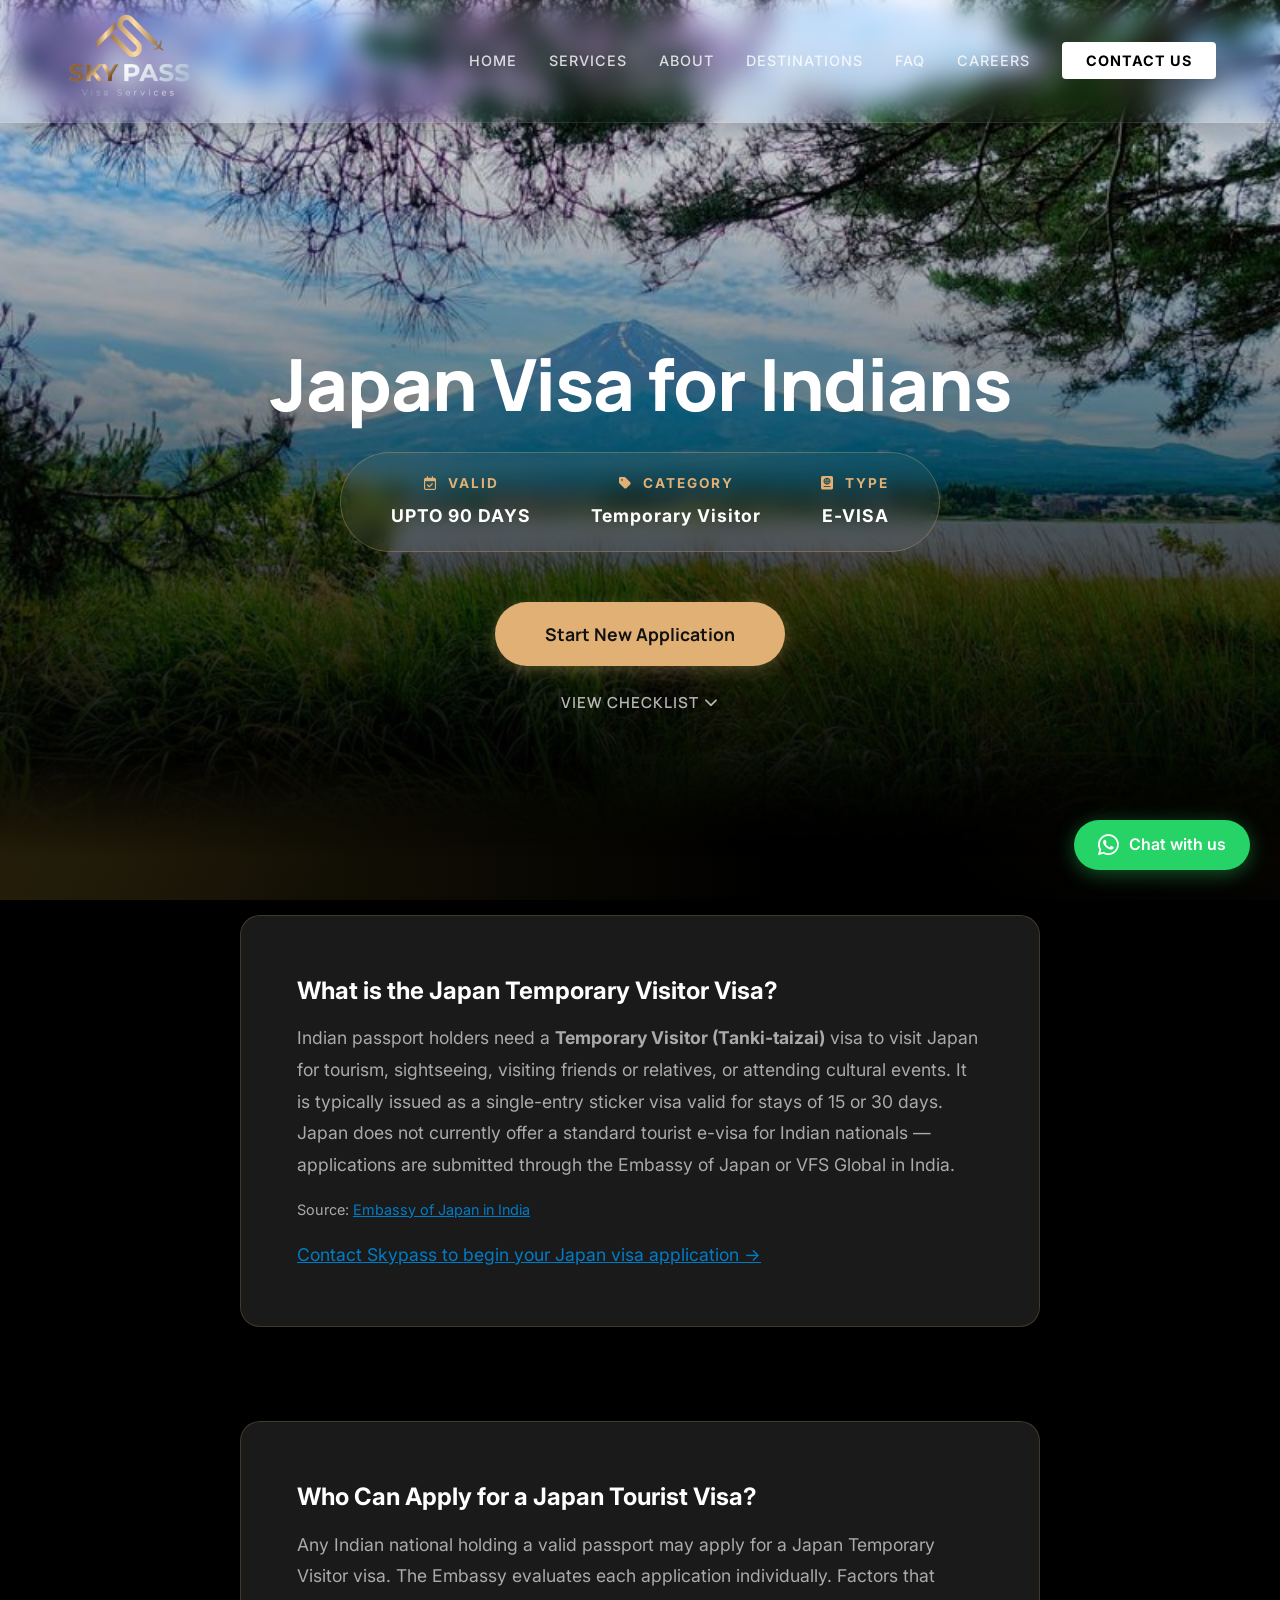
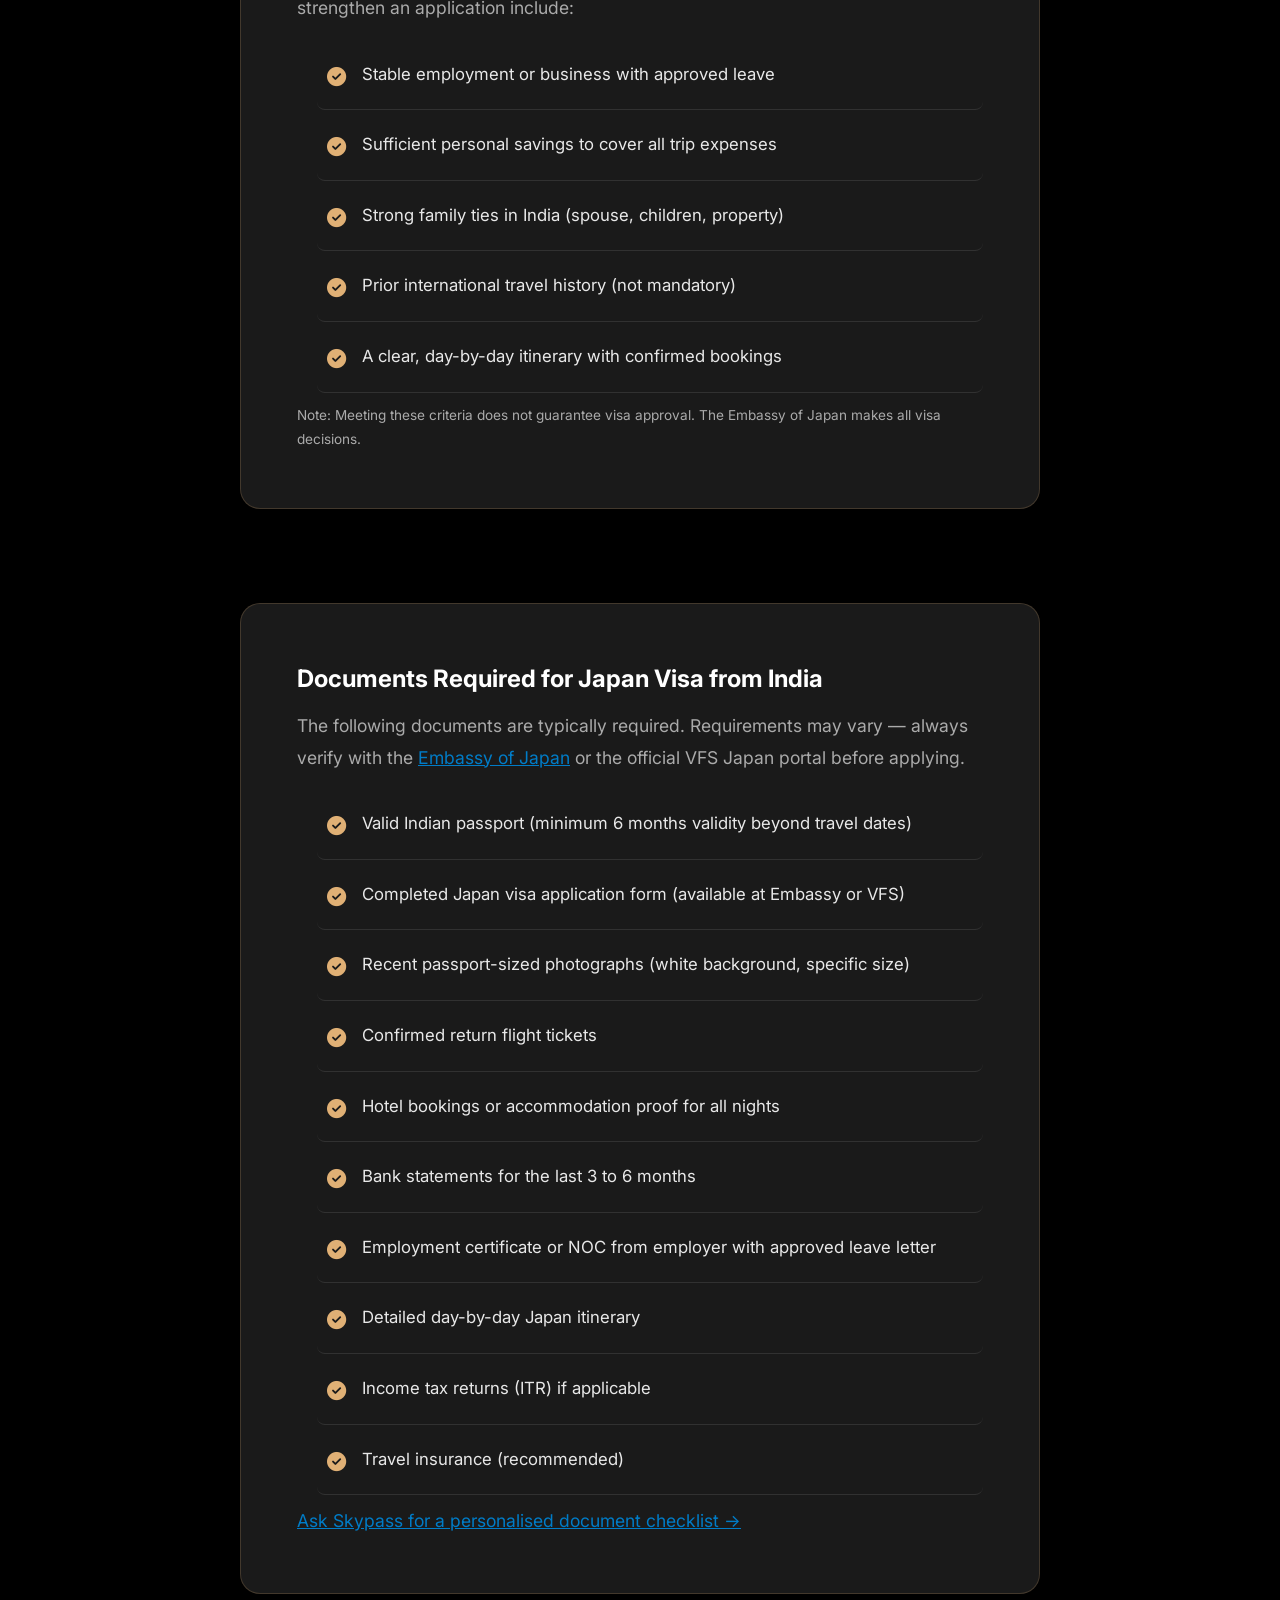
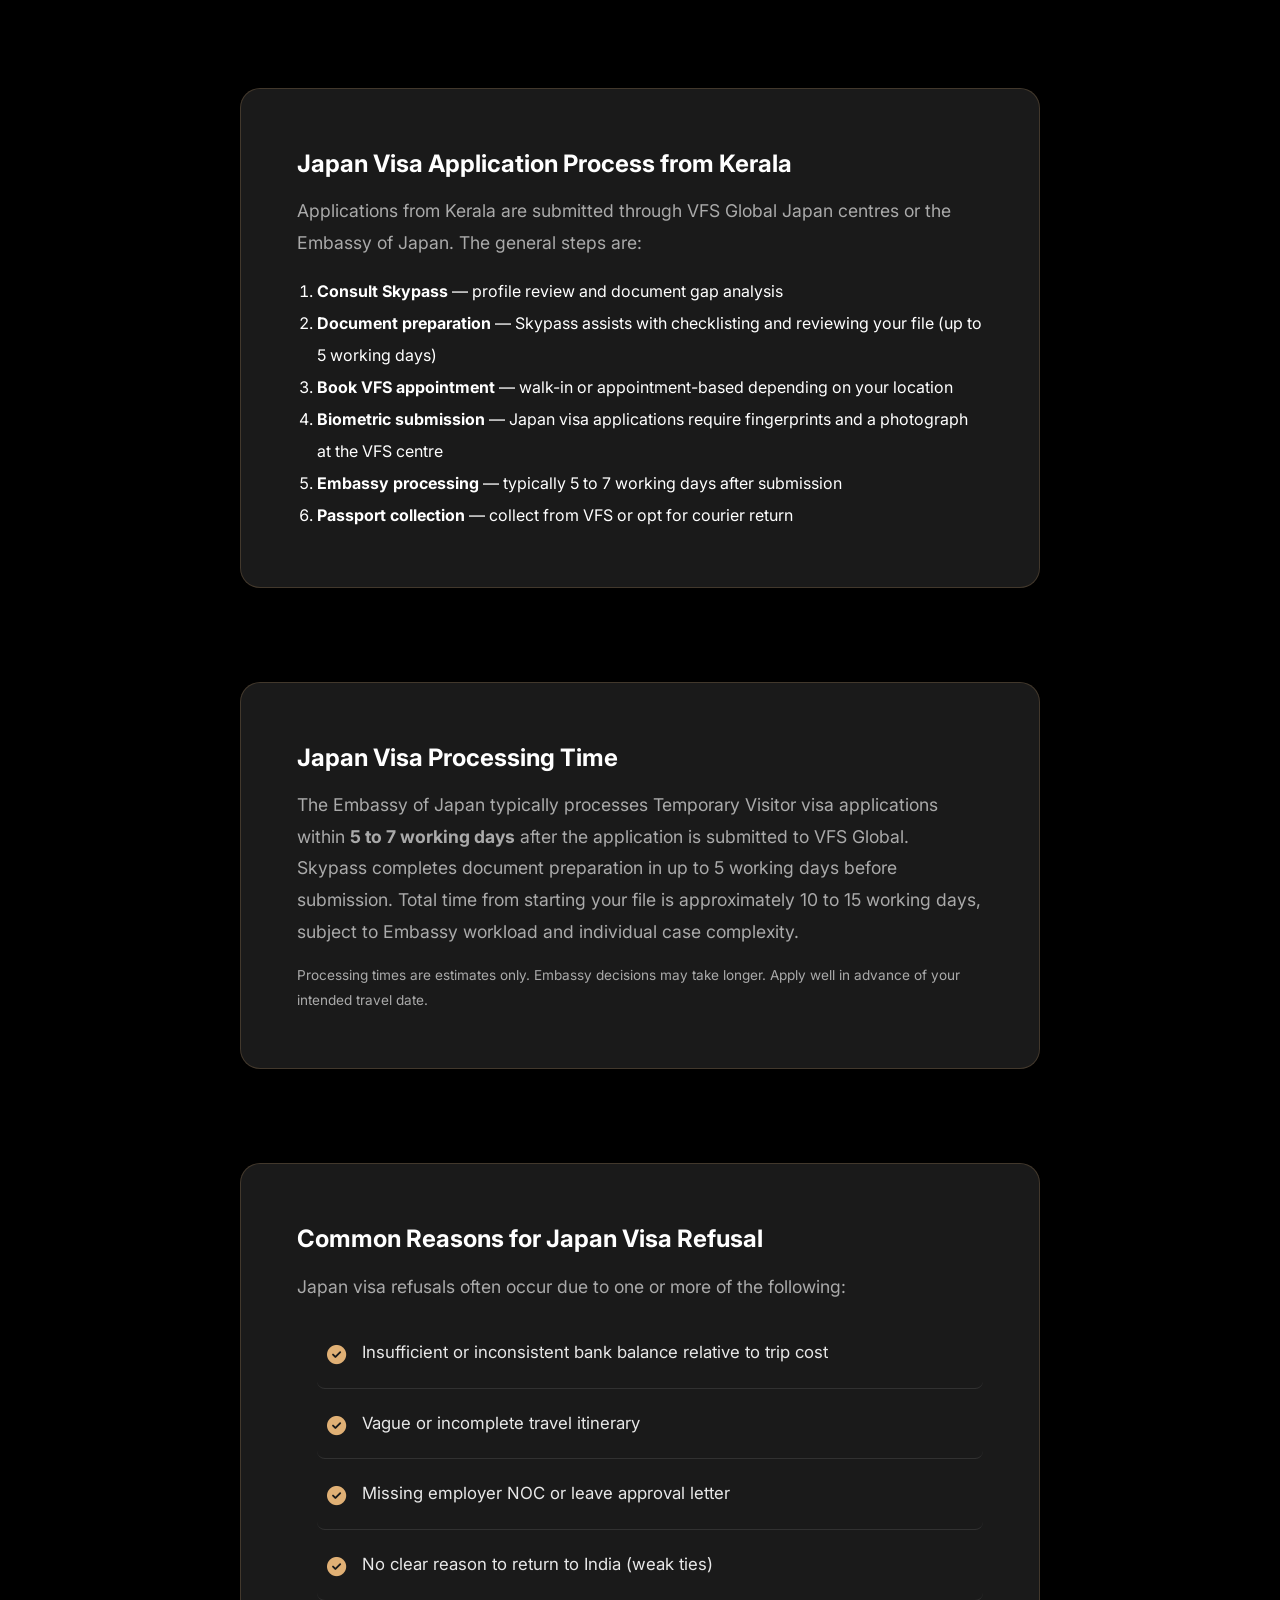
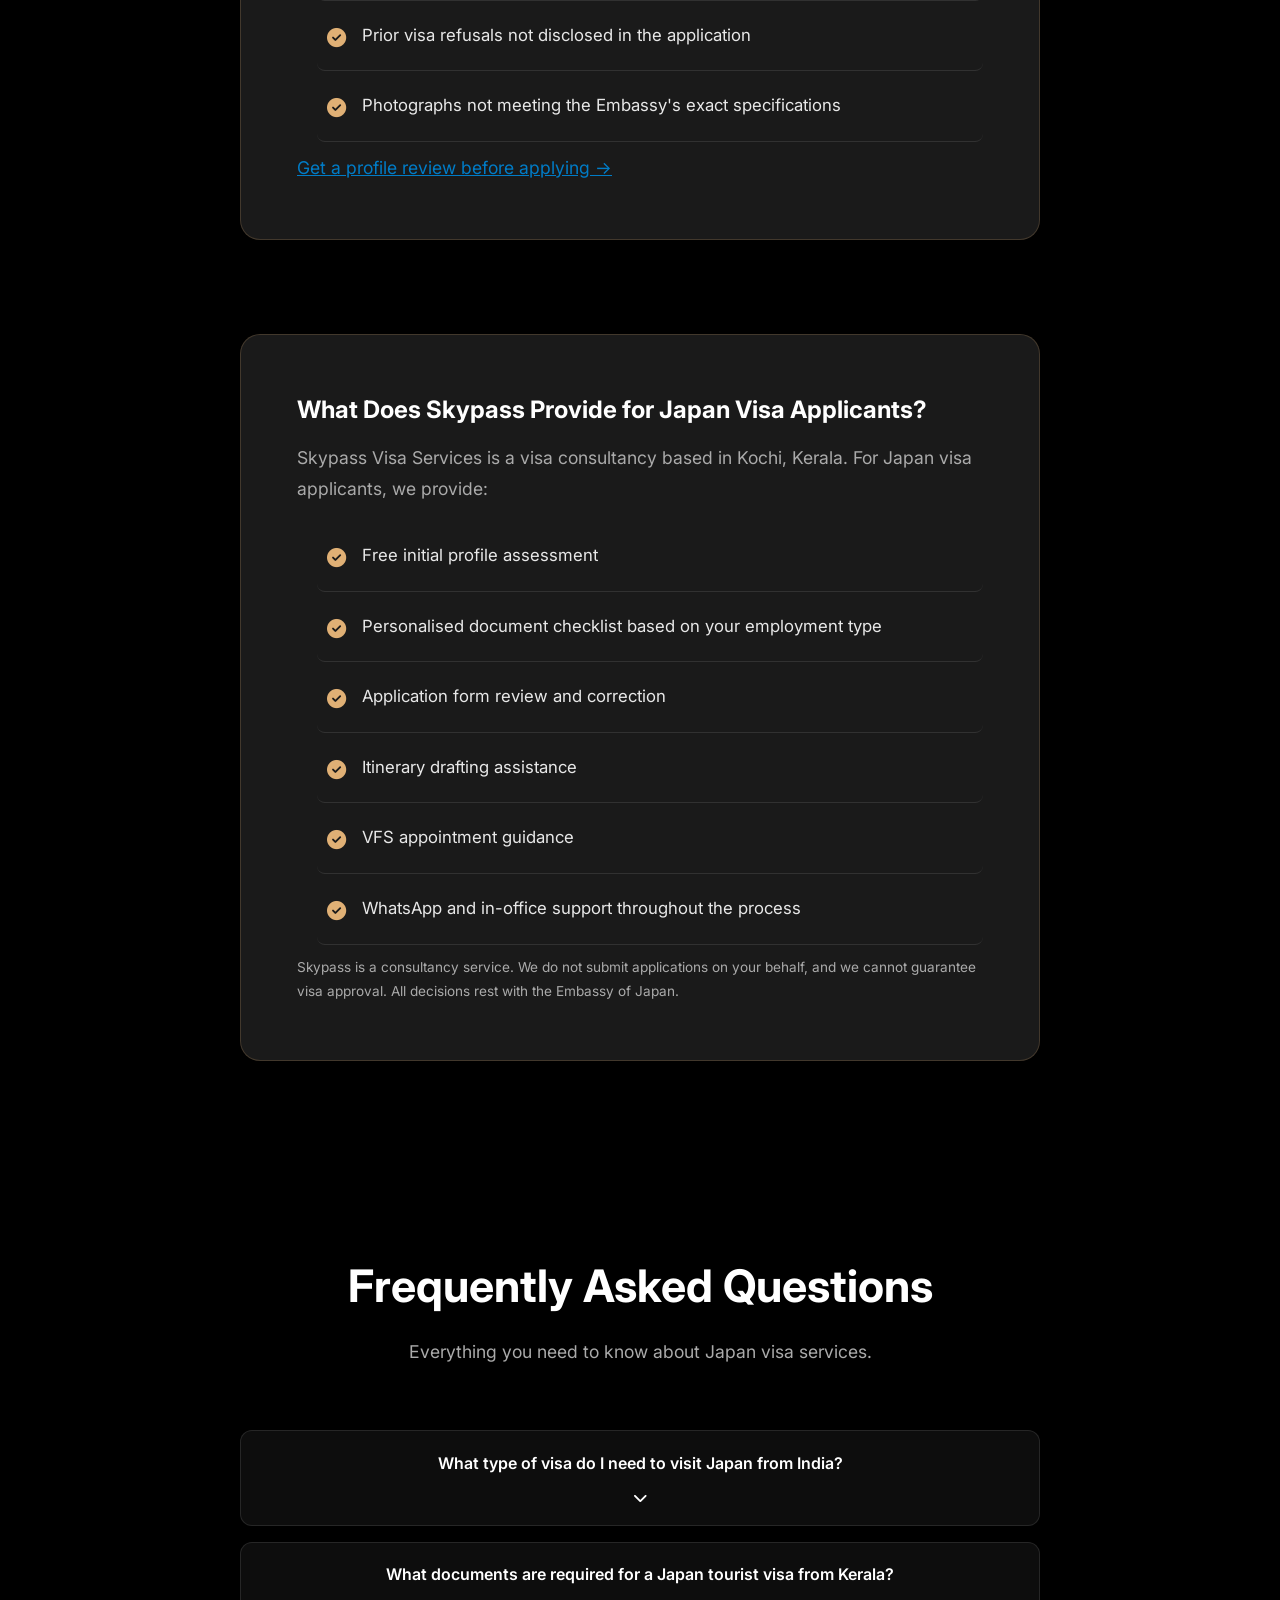
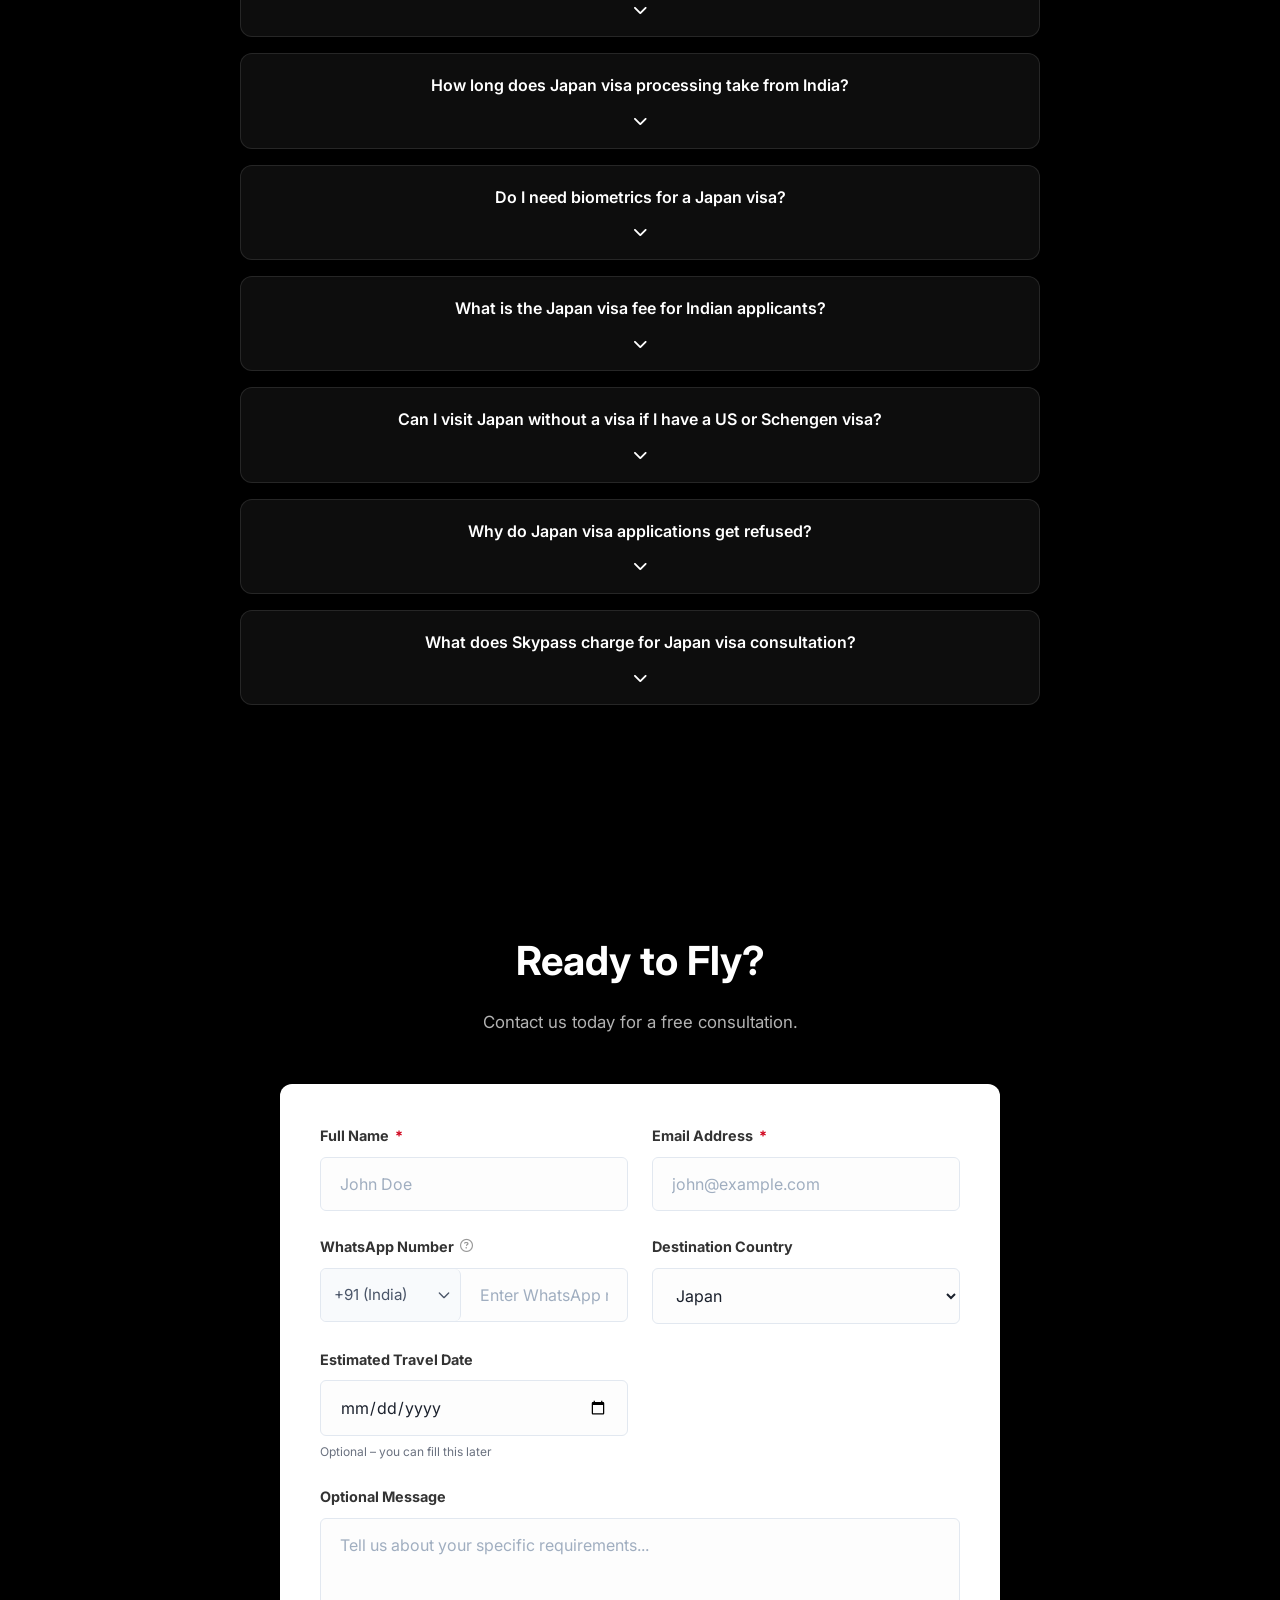
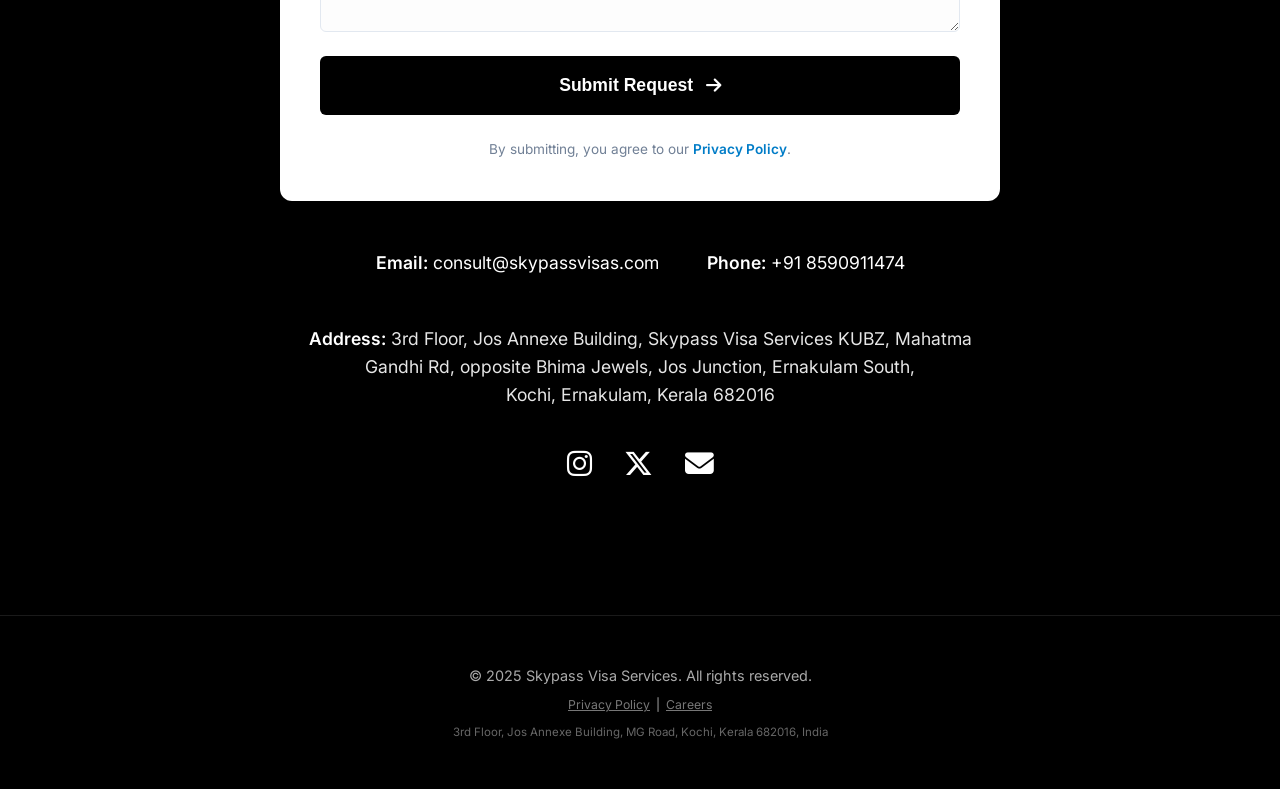
<file: japan-visa/index.html>
<!DOCTYPE html>
<html lang="en">

<head>
    <meta charset="UTF-8">
    <meta name="viewport" content="width=device-width, initial-scale=1.0">

    <!-- Primary Meta Tags -->
    <title>Japan Visa Consultant Kochi | Skypass Visa Services Kerala</title>
    <meta name="title" content="Japan Visa Consultant Kochi | Skypass Visa Services Kerala">
    <meta name="description"
        content="Apply for Japan temporary visitor visa from Kerala with Skypass Visa Services. Expert Japan visa agent in Kochi.">
    <meta name="keywords"
        content="japan visa kochi, japan visa kerala, japan tourist visa consultant kochi, japan visa agent ernakulam, japan visa from kerala, how to apply japan visa from kochi">
    <meta name="author" content="Skypass Visa Services">
    <meta name="robots" content="index, follow">
    <link rel="canonical" href="https://skypassvisas.com/japan-visa/">

    <!-- Open Graph / Facebook / LinkedIn -->
    <meta property="og:type" content="website">
    <meta property="og:url" content="https://skypassvisas.com/japan-visa/">
    <meta property="og:title" content="Japan Visa Consultant Kochi | Skypass Visa Services Kerala">
    <meta property="og:description"
        content="Apply for Japan temporary visitor visa from Kerala with Skypass Visa Services. Expert Japan visa agent in Kochi.">
    <meta property="og:image" content="https://skypassvisas.com/assets/og_image.png">

    <!-- Twitter -->
    <meta property="twitter:card" content="summary_large_image">
    <meta property="twitter:url" content="https://skypassvisas.com/japan-visa/">
    <meta property="twitter:title" content="Japan Visa Consultant Kochi | Skypass Visa Services Kerala">
    <meta property="twitter:description"
        content="Apply for Japan temporary visitor visa from Kerala with Skypass Visa Services. Expert Japan visa agent in Kochi.">
    <meta property="twitter:image" content="https://skypassvisas.com/assets/og_image.png">

    <!-- Structured Data -->
    <script type="application/ld+json">
    {
      "@context": "https://schema.org",
      "@type": "LocalBusiness",
      "@id": "https://skypassvisas.com/#localbusiness",
      "name": "Skypass Visa Services",
      "image": "https://skypassvisas.com/assets/og_image.png",
      "url": "https://skypassvisas.com/",
      "telephone": "+918590911474",
      "email": "consult@skypassvisas.com",
      "address": {
        "@type": "PostalAddress",
        "streetAddress": "3rd Floor, Jos Annexe Building, MG Road, Jos Junction, Ernakulam South",
        "addressLocality": "Kochi",
        "addressRegion": "Kerala",
        "postalCode": "682016",
        "addressCountry": "IN"
      },
      "sameAs": [
        "https://www.instagram.com/skypass_kochi/",
        "https://x.com/skypass_kochi"
      ]
    }
    </script>

    <script type="application/ld+json">
    {
      "@context": "https://schema.org",
      "@type": "Service",
      "name": "Japan Tourist Visa Consultation",
      "description": "Skypass Visa Services provides consultation, documentation preparation, application review and assistance for Japan Temporary Visitor visa applicants from Kerala, India.",
      "provider": {
        "@id": "https://skypassvisas.com/#localbusiness"
      },
      "serviceType": "Visa Consultancy",
      "areaServed": ["Kochi", "Kerala", "India"],
      "url": "https://skypassvisas.com/japan-visa/"
    }
    </script>

    <script type="application/ld+json">
    {
      "@context": "https://schema.org",
      "@type": "BreadcrumbList",
      "itemListElement": [
        {
          "@type": "ListItem",
          "position": 1,
          "name": "Home",
          "item": "https://skypassvisas.com/"
        },
        {
          "@type": "ListItem",
          "position": 2,
          "name": "Japan Visa",
          "item": "https://skypassvisas.com/japan-visa/"
        }
      ]
    }
    </script>

    <script type="application/ld+json">
    {
      "@context": "https://schema.org",
      "@type": "FAQPage",
      "mainEntity": [
        {
          "@type": "Question",
          "name": "What type of visa do I need to visit Japan from India?",
          "acceptedAnswer": {
            "@type": "Answer",
            "text": "Indian passport holders need a Japan Temporary Visitor (Tanki-taizai) visa for tourism, sightseeing, visiting family, or attending events. It is typically issued as a single-entry sticker visa for stays of 15 or 30 days. Japan does not currently offer a standard tourist e-visa for Indian nationals."
          }
        },
        {
          "@type": "Question",
          "name": "What documents are required for a Japan tourist visa from Kerala?",
          "acceptedAnswer": {
            "@type": "Answer",
            "text": "Key documents include: valid passport (6+ months validity), completed visa application form, passport photographs, confirmed return flight tickets, hotel bookings, bank statements for 3–6 months, employer NOC with leave approval, and a detailed day-by-day itinerary. Requirements can vary — always verify with the Embassy of Japan."
          }
        },
        {
          "@type": "Question",
          "name": "How long does Japan visa processing take from India?",
          "acceptedAnswer": {
            "@type": "Answer",
            "text": "After submission to VFS Global, the Embassy of Japan typically takes 5 to 7 working days to process a Temporary Visitor visa application. Skypass completes document preparation in up to 5 working days. Apply at least 3–4 weeks before your travel date to allow for any delays."
          }
        },
        {
          "@type": "Question",
          "name": "Do I need biometrics for a Japan visa?",
          "acceptedAnswer": {
            "@type": "Answer",
            "text": "Yes. Japan visa applications submitted through VFS Global require biometric data — fingerprints and a photograph — to be collected at the VFS centre in person. You must attend the VFS appointment yourself; this step cannot be completed remotely."
          }
        },
        {
          "@type": "Question",
          "name": "What is the Japan visa fee for Indian applicants?",
          "acceptedAnswer": {
            "@type": "Answer",
            "text": "The Japan visa fee for a single-entry Temporary Visitor visa is approximately ₹550–₹1,100 depending on the number of entries, plus VFS Global service charges. These fees are set by the Embassy and VFS and are subject to change."
          }
        },
        {
          "@type": "Question",
          "name": "Why do Japan visa applications get refused?",
          "acceptedAnswer": {
            "@type": "Answer",
            "text": "Common refusal reasons include: insufficient bank balance for the trip, vague itinerary, missing employer NOC, weak ties to India, undisclosed prior refusals, and photographs not meeting Embassy specifications."
          }
        }
      ]
    }
    </script>

    <!-- Favicon & Theme -->
    <link rel="icon" type="image/png" href="../assets/favicon.png">
    <link rel="apple-touch-icon" href="../assets/favicon.png">
    <meta name="theme-color" content="#000000">

    <link rel="preconnect" href="https://fonts.googleapis.com">
    <link rel="preconnect" href="https://fonts.gstatic.com" crossorigin>
    <link
        href="https://fonts.googleapis.com/css2?family=Manrope:wght@400;500;600;700;800&family=Inter:wght@300;400;500;600&display=swap"
        rel="stylesheet">
    <link rel="stylesheet" href="https://cdnjs.cloudflare.com/ajax/libs/font-awesome/6.5.1/css/all.min.css">
    <link rel="stylesheet" href="../css/styles.css">
</head>

<body class="country-page">
    <header>
        <div class="logo-container">
            <a href="../index.html"><img src="../assets/skypass_logo.png" alt="Skypass Visa Services Logo" class="logo"></a>
        </div>
        <button class="mobile-menu-toggle" aria-label="Toggle menu">
            <span></span>
            <span></span>
            <span></span>
        </button>
        <nav>
            <ul>
                <li><a href="../index.html#home">Home</a></li>
                <li><a href="../index.html#services">Services</a></li>
                <li><a href="../index.html#about">About</a></li>
                <li><a href="../index.html#countries">Destinations</a></li>
                <li><a href="../index.html#faq">FAQ</a></li>
                <li><a href="../careers.html">Careers</a></li>
                <li><a href="#contact" class="cta-button-small">Contact Us</a></li>
            </ul>
        </nav>
    </header>

    <main>
        <section class="country-hero" style="background-image: url('../assets/japan.png');">
    <div class="country-hero-content">
        <h1>Japan Visa for Indians</h1>
        <div class="country-hero-stats">
            <div class="stat-item">
                <span class="stat-label"><i class="fa-regular fa-calendar-check" style="margin-right: 5px;"></i> VALID</span>
                <span class="stat-value">UPTO 90 DAYS</span>
            </div>
            <div class="stat-item">
                <span class="stat-label"><i class="fa-solid fa-tag" style="margin-right: 5px;"></i> CATEGORY</span>
                <span class="stat-value">Temporary Visitor</span>
            </div>
            <div class="stat-item">
                <span class="stat-label"><i class="fa-solid fa-passport" style="margin-right: 5px;"></i> TYPE</span>
                <span class="stat-value">E-VISA</span>
            </div>
        </div>
        <a href="#contact" class="btn-start-app">Start New Application</a>
        <a href="#checklist" class="view-checklist">View Checklist <i class="fa-solid fa-chevron-down" style="margin-left: 5px;"></i></a>
    </div>
</section>

<section id="checklist" class="services" style="padding-top: 60px;">
    <div class="about-container" style="max-width: 800px; margin: 0 auto;">
        <div class="about-content">

            <div class="about-story" style="margin-bottom: 30px;">
                <h2 style="font-size: 1.5rem; margin-bottom: 12px;">What is the Japan Temporary Visitor Visa?</h2>
                <p>Indian passport holders need a <strong>Temporary Visitor (Tanki-taizai)</strong> visa to visit Japan for tourism, sightseeing, visiting friends or relatives, or attending cultural events. It is typically issued as a single-entry sticker visa valid for stays of 15 or 30 days. Japan does not currently offer a standard tourist e-visa for Indian nationals — applications are submitted through the Embassy of Japan or VFS Global in India.</p>
                <p style="margin-top: 10px; font-size: 0.9em; color: var(--text-muted);">Source: <a href="https://www.in.emb-japan.go.jp/itprtop_en/index.html" target="_blank" rel="noopener" style="color: var(--secondary-color);">Embassy of Japan in India</a></p>
                <p style="margin-top: 10px;"><a href="#contact" style="color: var(--secondary-color);">Contact Skypass to begin your Japan visa application →</a></p>
            </div>

            <div class="about-story" style="margin-bottom: 30px;">
                <h2 style="font-size: 1.5rem; margin-bottom: 12px;">Who Can Apply for a Japan Tourist Visa?</h2>
                <p>Any Indian national holding a valid passport may apply for a Japan Temporary Visitor visa. The Embassy evaluates each application individually. Factors that strengthen an application include:</p>
                <ul style="margin-top: 10px; padding-left: 20px; line-height: 2;">
                    <li>Stable employment or business with approved leave</li>
                    <li>Sufficient personal savings to cover all trip expenses</li>
                    <li>Strong family ties in India (spouse, children, property)</li>
                    <li>Prior international travel history (not mandatory)</li>
                    <li>A clear, day-by-day itinerary with confirmed bookings</li>
                </ul>
                <p style="margin-top: 10px; font-size: 0.85em; color: var(--text-muted);">Note: Meeting these criteria does not guarantee visa approval. The Embassy of Japan makes all visa decisions.</p>
            </div>

            <div class="about-story" style="margin-bottom: 30px;">
                <h2 style="font-size: 1.5rem; margin-bottom: 12px;">Documents Required for Japan Visa from India</h2>
                <p>The following documents are typically required. Requirements may vary — always verify with the <a href="https://www.in.emb-japan.go.jp/itprtop_en/index.html" target="_blank" rel="noopener" style="color: var(--secondary-color);">Embassy of Japan</a> or the official VFS Japan portal before applying.</p>
                <ul style="margin-top: 10px; padding-left: 20px; line-height: 2;">
                    <li>Valid Indian passport (minimum 6 months validity beyond travel dates)</li>
                    <li>Completed Japan visa application form (available at Embassy or VFS)</li>
                    <li>Recent passport-sized photographs (white background, specific size)</li>
                    <li>Confirmed return flight tickets</li>
                    <li>Hotel bookings or accommodation proof for all nights</li>
                    <li>Bank statements for the last 3 to 6 months</li>
                    <li>Employment certificate or NOC from employer with approved leave letter</li>
                    <li>Detailed day-by-day Japan itinerary</li>
                    <li>Income tax returns (ITR) if applicable</li>
                    <li>Travel insurance (recommended)</li>
                </ul>
                <p style="margin-top: 10px;"><a href="#contact" style="color: var(--secondary-color);">Ask Skypass for a personalised document checklist →</a></p>
            </div>

            <div class="about-story" style="margin-bottom: 30px;">
                <h2 style="font-size: 1.5rem; margin-bottom: 12px;">Japan Visa Application Process from Kerala</h2>
                <p>Applications from Kerala are submitted through VFS Global Japan centres or the Embassy of Japan. The general steps are:</p>
                <ol style="margin-top: 10px; padding-left: 20px; line-height: 2;">
                    <li><strong>Consult Skypass</strong> — profile review and document gap analysis</li>
                    <li><strong>Document preparation</strong> — Skypass assists with checklisting and reviewing your file (up to 5 working days)</li>
                    <li><strong>Book VFS appointment</strong> — walk-in or appointment-based depending on your location</li>
                    <li><strong>Biometric submission</strong> — Japan visa applications require fingerprints and a photograph at the VFS centre</li>
                    <li><strong>Embassy processing</strong> — typically 5 to 7 working days after submission</li>
                    <li><strong>Passport collection</strong> — collect from VFS or opt for courier return</li>
                </ol>
            </div>

            <div class="about-story" style="margin-bottom: 30px;">
                <h2 style="font-size: 1.5rem; margin-bottom: 12px;">Japan Visa Processing Time</h2>
                <p>The Embassy of Japan typically processes Temporary Visitor visa applications within <strong>5 to 7 working days</strong> after the application is submitted to VFS Global. Skypass completes document preparation in up to 5 working days before submission. Total time from starting your file is approximately 10 to 15 working days, subject to Embassy workload and individual case complexity.</p>
                <p style="margin-top: 10px; font-size: 0.85em; color: var(--text-muted);">Processing times are estimates only. Embassy decisions may take longer. Apply well in advance of your intended travel date.</p>
            </div>

            <div class="about-story" style="margin-bottom: 30px;">
                <h2 style="font-size: 1.5rem; margin-bottom: 12px;">Common Reasons for Japan Visa Refusal</h2>
                <p>Japan visa refusals often occur due to one or more of the following:</p>
                <ul style="margin-top: 10px; padding-left: 20px; line-height: 2;">
                    <li>Insufficient or inconsistent bank balance relative to trip cost</li>
                    <li>Vague or incomplete travel itinerary</li>
                    <li>Missing employer NOC or leave approval letter</li>
                    <li>No clear reason to return to India (weak ties)</li>
                    <li>Prior visa refusals not disclosed in the application</li>
                    <li>Photographs not meeting the Embassy's exact specifications</li>
                </ul>
                <p style="margin-top: 10px;"><a href="#contact" style="color: var(--secondary-color);">Get a profile review before applying →</a></p>
            </div>

            <div class="about-story" style="margin-bottom: 30px;">
                <h2 style="font-size: 1.5rem; margin-bottom: 12px;">What Does Skypass Provide for Japan Visa Applicants?</h2>
                <p>Skypass Visa Services is a visa consultancy based in Kochi, Kerala. For Japan visa applicants, we provide:</p>
                <ul style="margin-top: 10px; padding-left: 20px; line-height: 2;">
                    <li>Free initial profile assessment</li>
                    <li>Personalised document checklist based on your employment type</li>
                    <li>Application form review and correction</li>
                    <li>Itinerary drafting assistance</li>
                    <li>VFS appointment guidance</li>
                    <li>WhatsApp and in-office support throughout the process</li>
                </ul>
                <p style="margin-top: 10px; font-size: 0.85em; color: var(--text-muted);">Skypass is a consultancy service. We do not submit applications on your behalf, and we cannot guarantee visa approval. All decisions rest with the Embassy of Japan.</p>
            </div>

        </div>
    </div>
</section>

        <section id="faq" class="faq">
            <div class="section-header">
                <h2>Frequently Asked Questions</h2>
                <p>Everything you need to know about Japan visa services.</p>
            </div>
            <div class="faq-accordion">
                <div class="faq-item">
                    <div class="faq-question">What type of visa do I need to visit Japan from India? <i class="fas fa-chevron-down"></i></div>
                    <div class="faq-answer">Indian passport holders need a Japan Temporary Visitor (Tanki-taizai) visa for tourism, sightseeing, visiting family, or attending events. It is typically issued as a single-entry sticker visa for stays of 15 or 30 days. Japan does not currently offer a standard tourist e-visa for Indian nationals.</div>
                </div>
                <div class="faq-item">
                    <div class="faq-question">What documents are required for a Japan tourist visa from Kerala? <i class="fas fa-chevron-down"></i></div>
                    <div class="faq-answer">Key documents include: valid passport (6+ months validity), completed visa application form, passport photographs, confirmed return flight tickets, hotel bookings, bank statements for 3–6 months, employer NOC with leave approval, and a detailed day-by-day itinerary. Requirements can vary — always verify with the Embassy of Japan.</div>
                </div>
                <div class="faq-item">
                    <div class="faq-question">How long does Japan visa processing take from India? <i class="fas fa-chevron-down"></i></div>
                    <div class="faq-answer">After submission to VFS Global, the Embassy of Japan typically takes 5 to 7 working days to process a Temporary Visitor visa application. Skypass completes document preparation in up to 5 working days. Apply at least 3–4 weeks before your travel date to allow for any delays.</div>
                </div>
                <div class="faq-item">
                    <div class="faq-question">Do I need biometrics for a Japan visa? <i class="fas fa-chevron-down"></i></div>
                    <div class="faq-answer">Yes. Japan visa applications submitted through VFS Global require biometric data — fingerprints and a photograph — to be collected at the VFS centre in person. You must attend the VFS appointment yourself; this step cannot be completed remotely.</div>
                </div>
                <div class="faq-item">
                    <div class="faq-question">What is the Japan visa fee for Indian applicants? <i class="fas fa-chevron-down"></i></div>
                    <div class="faq-answer">The Japan visa fee for a single-entry Temporary Visitor visa is approximately ₹550–₹1,100 depending on the number of entries, plus VFS Global service charges. These fees are set by the Embassy and VFS and are subject to change. Contact Skypass for the current fee schedule.</div>
                </div>
                <div class="faq-item">
                    <div class="faq-question">Can I visit Japan without a visa if I have a US or Schengen visa? <i class="fas fa-chevron-down"></i></div>
                    <div class="faq-answer">No. Indian passport holders require a Japan visa regardless of holding other countries' visas. There is no visa-on-arrival facility for Indian nationals travelling to Japan. Apply in advance through the Embassy of Japan or VFS Global.</div>
                </div>
                <div class="faq-item">
                    <div class="faq-question">Why do Japan visa applications get refused? <i class="fas fa-chevron-down"></i></div>
                    <div class="faq-answer">Common refusal reasons include: insufficient bank balance for the trip, vague itinerary, missing employer NOC, weak ties to India, undisclosed prior refusals, and photographs not meeting Embassy specifications. A thorough document review before submission significantly reduces the risk of refusal.</div>
                </div>
                <div class="faq-item">
                    <div class="faq-question">What does Skypass charge for Japan visa consultation? <i class="fas fa-chevron-down"></i></div>
                    <div class="faq-answer">Contact us for our current consultation fee structure. Skypass charges a consultancy fee for document review and preparation assistance, which is separate from the Embassy visa fee and VFS service charges.</div>
                </div>
            </div>
        </section>

        <section id="contact" class="contact">
            <div class="contact-container">
                <h2>Ready to Fly?</h2>
                <p>Contact us today for a free consultation.</p>

                <form id="lead-capture-form" class="lead-form">
                    <div id="form-status" class="form-status"></div>

                    <div class="form-grid">
                        <div class="form-group">
                            <label for="name">Full Name <span class="required">*</span></label>
                            <input type="text" id="name" name="name" placeholder="John Doe" required>
                        </div>
                        <div class="form-group">
                            <label for="email">Email Address <span class="required">*</span></label>
                            <input type="email" id="email" name="email" placeholder="john@example.com" required>
                        </div>
                        <div class="form-group">
                            <label for="phone">WhatsApp Number <i class="far fa-question-circle info-icon"></i></label>
                            <div class="phone-input-container">
                                <select id="countryCode" name="countryCode" class="phone-prefix-select">
                                    <option value="+91" selected>+91 (India)</option>
                                    <option value="+1">+1 (USA)</option>
                                    <option value="+44">+44 (UK)</option>
                                    <option value="+971">+971 (UAE)</option>
                                    <option value="+61">+61 (Australia)</option>
                                </select>
                                <input type="tel" id="phone" name="phone" placeholder="Enter WhatsApp number" required>
                            </div>
                            <span id="phone-error" class="inline-error">Invalid phone number</span>
                        </div>
                        <div class="form-group">
                            <label for="country">Destination Country</label>
                            <select id="country" name="country" required>
                                <option value="" disabled>Select destination</option>
                                                                <option value="USA">USA</option>
                                                                <option value="Canada">Canada</option>
                                                                <option value="UK">United Kingdom</option>
                                                                <option value="Australia">Australia</option>
                                                                <option value="Schengen">Schengen Area</option>
                                                                <option value="South Korea">South Korea</option>
                                                                <option value="Japan">Japan</option>
                                                                <option value="New Zealand">New Zealand</option>
                                                                <option value="UAE">UAE</option>
                                                                <option value="Other">Other</option>
                            </select>
                            <script>
                                // Pre-select the country based on the page
                                document.addEventListener('DOMContentLoaded', () => {
                                    const select = document.getElementById('country');
                                    for (let i = 0; i < select.options.length; i++) {
                                        if (select.options[i].value === 'Japan') {
                                            select.selectedIndex = i;
                                            break;
                                        }
                                    }
                                });
                            </script>
                        </div>
                        <div class="form-group">
                            <label for="travelDate">Estimated Travel Date</label>
                            <input type="date" id="travelDate" name="travelDate">
                            <span style="font-size: 0.75rem; color: #6b7280; margin-top: -4px;">Optional – you can fill
                                this later</span>
                        </div>
                    </div>

                    <div class="form-group">
                        <label for="message">Optional Message</label>
                        <textarea id="message" name="message" placeholder="Tell us about your specific requirements..."
                            rows="4"></textarea>
                    </div>

                    <button type="submit" id="submit-btn" class="submit-button">
                        Submit Request <i class="fas fa-arrow-right"></i>
                    </button>

                    <div class="form-footer">
                        By submitting, you agree to our <a href="../privacy-policy.html">Privacy Policy</a>.
                    </div>
                </form>

                <div class="contact-details">
                    <div class="contact-item">
                        <span>Email:</span> <a href="mailto:consult@skypassvisas.com">consult@skypassvisas.com</a>
                    </div>
                    <div class="contact-item">
                        <span>Phone:</span> <a href="tel:+918590911474">+91 8590911474</a>
                    </div>
                    <div class="contact-item">
                        <span>Address:</span> 3rd Floor, Jos Annexe Building, Skypass Visa Services KUBZ, Mahatma Gandhi Rd, opposite Bhima Jewels, Jos Junction, Ernakulam South,<br>
                        Kochi, Ernakulam, Kerala 682016
                    </div>
                </div>
                <div class="social-links">
                    <a href="https://www.instagram.com/skypass_kochi/" class="social-icon" aria-label="Instagram"><i
                            class="fab fa-instagram"></i></a>
                    <a href="https://x.com/skypass_kochi" class="social-icon" aria-label="X (Twitter)"><i
                            class="fab fa-x-twitter"></i></a>
                    <a href="mailto:consult@skypassvisas.com" class="social-icon" aria-label="Email"><i
                            class="fas fa-envelope"></i></a>
                </div>
            </div>
        </section>
    </main>

    <footer>
        <p>&copy; 2025 Skypass Visa Services. All rights reserved.</p>
        <p style="margin-top: 8px; font-size: 0.85em;">
            <a href="/privacy-policy.html" style="color: inherit; text-decoration: underline; opacity: 0.7;">Privacy Policy</a>
            &nbsp;|&nbsp;
            <a href="/careers.html" style="color: inherit; text-decoration: underline; opacity: 0.7;">Careers</a>
        </p>
        <p style="margin-top: 8px; font-size: 0.8em; opacity: 0.6;">3rd Floor, Jos Annexe Building, MG Road, Kochi, Kerala 682016, India</p>
    </footer>

    <!-- Floating WhatsApp Button -->
    <a href="https://wa.me/+918590911474" class="whatsapp-float" target="_blank" aria-label="Chat on WhatsApp">
        <i class="fab fa-whatsapp"></i>
        <span>Chat with us</span>
    </a>

    <script src="../js/scripts.js?v=1.1"></script>
</body>

</html>
</file>
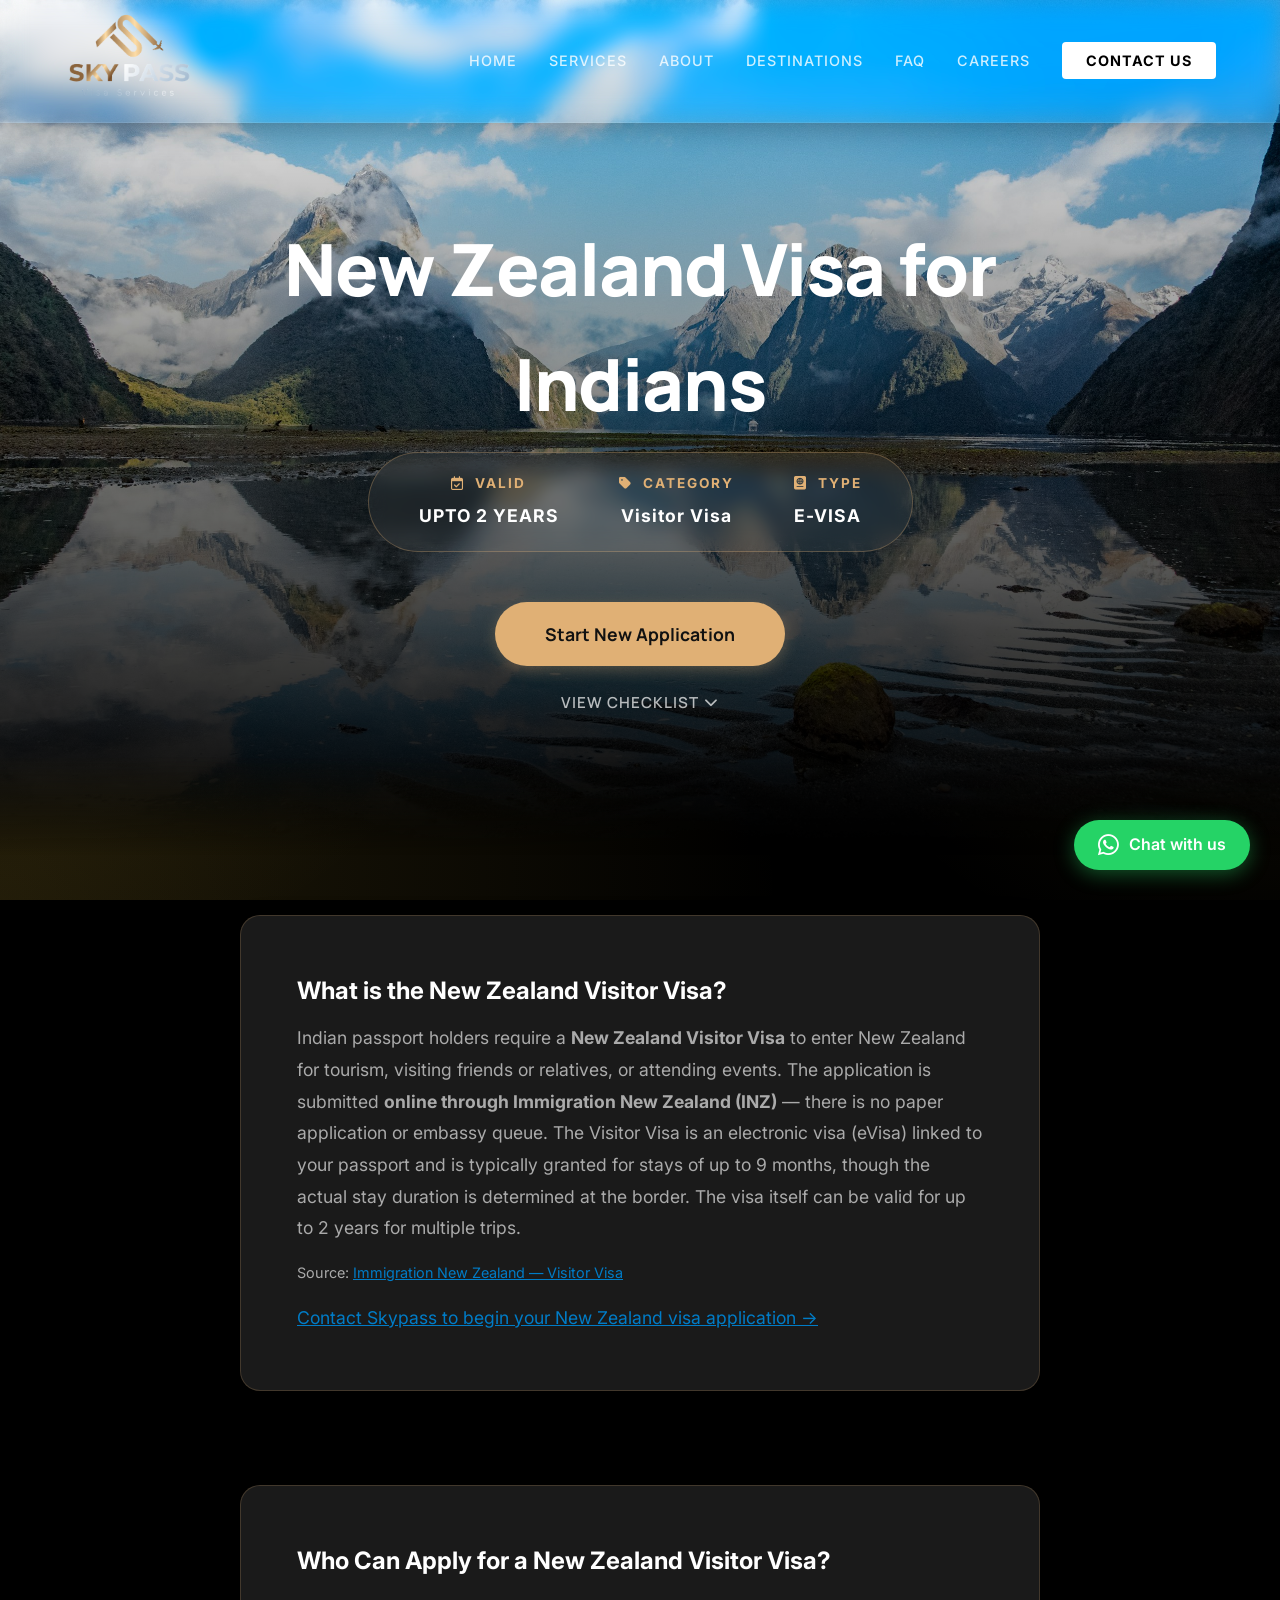
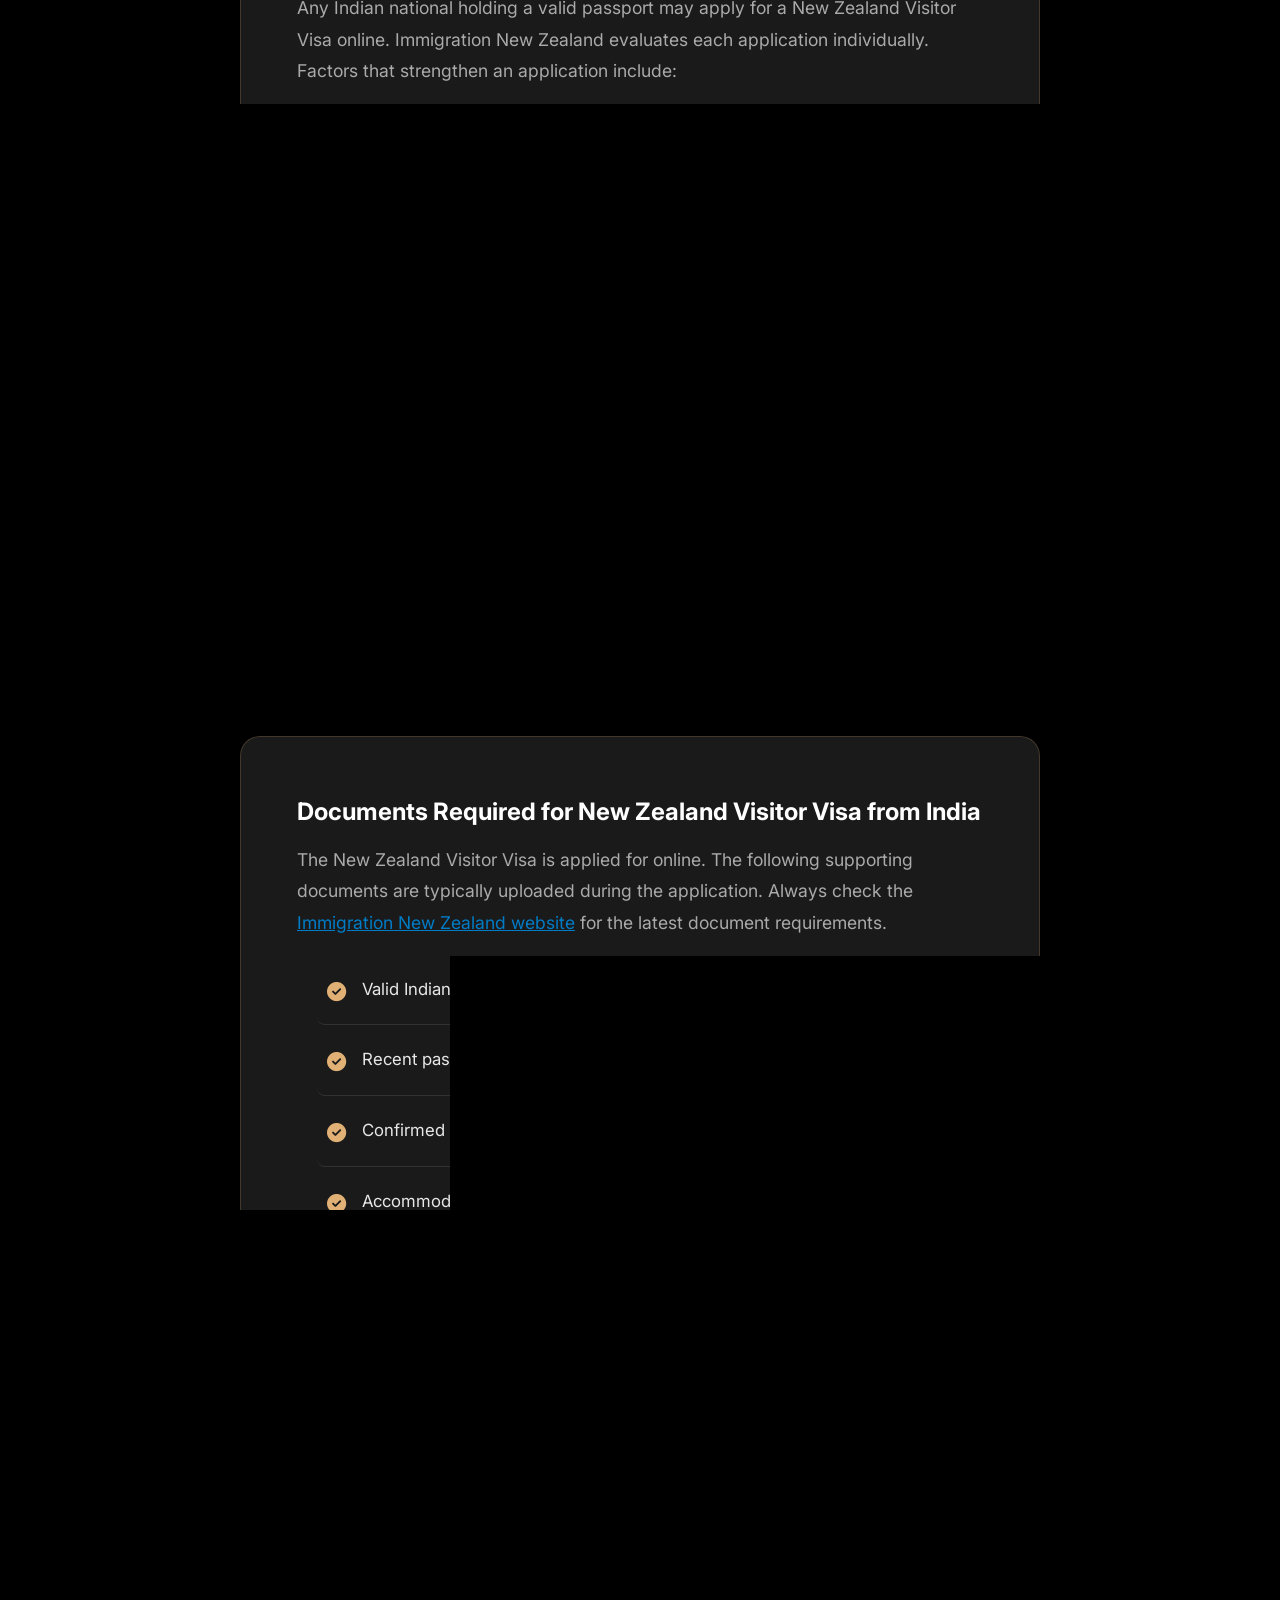
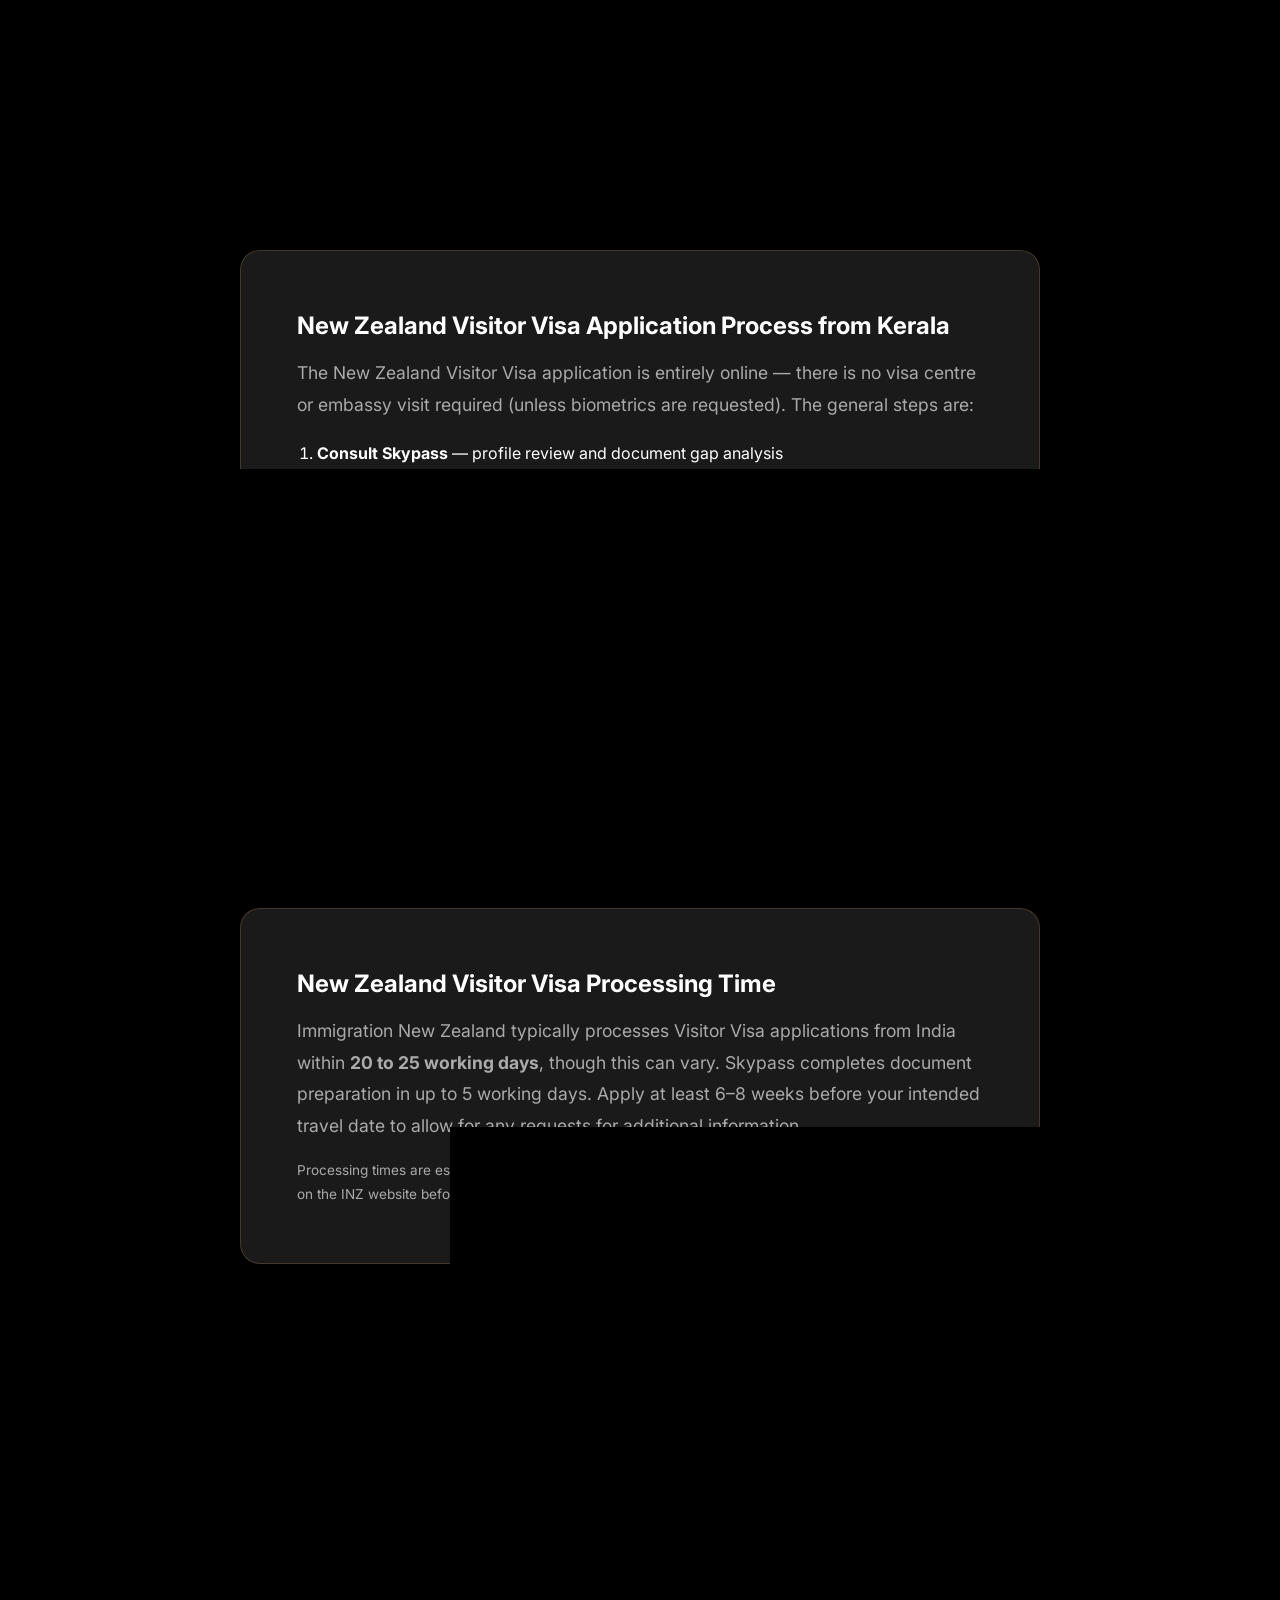
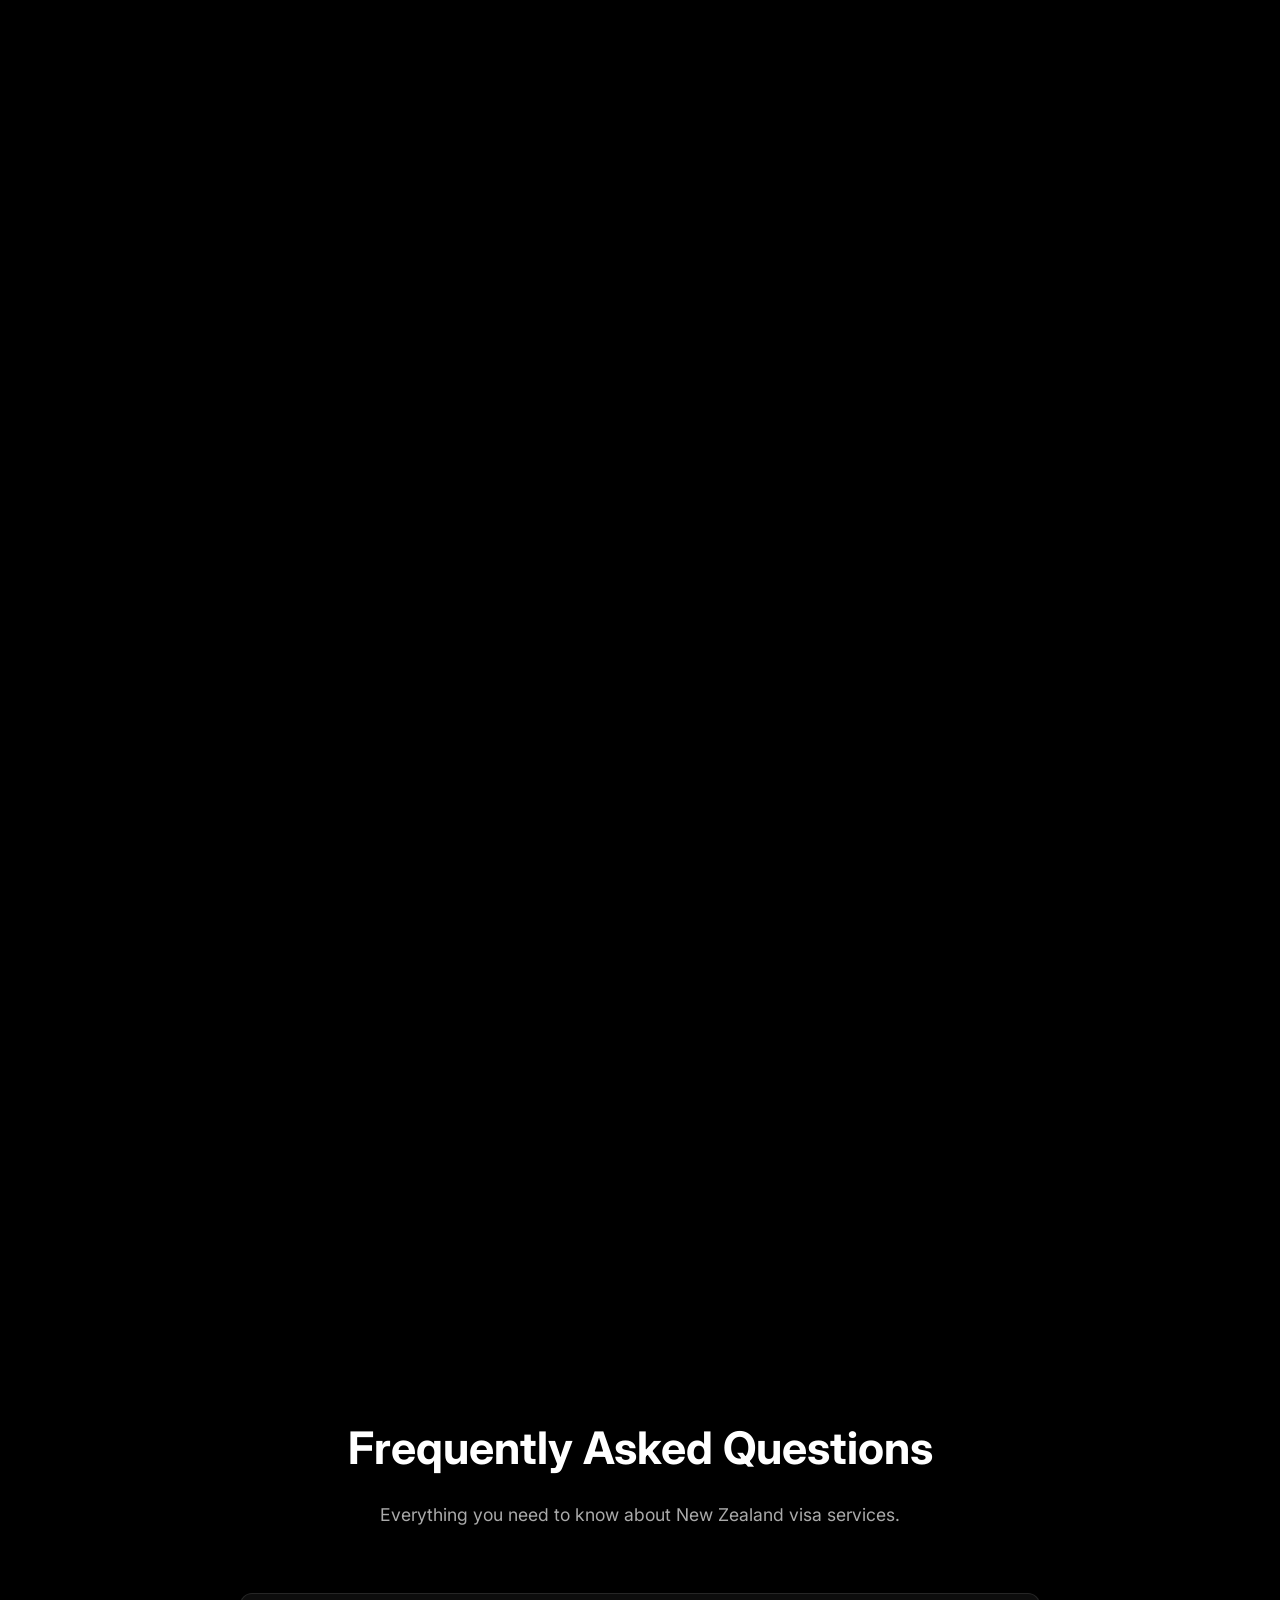
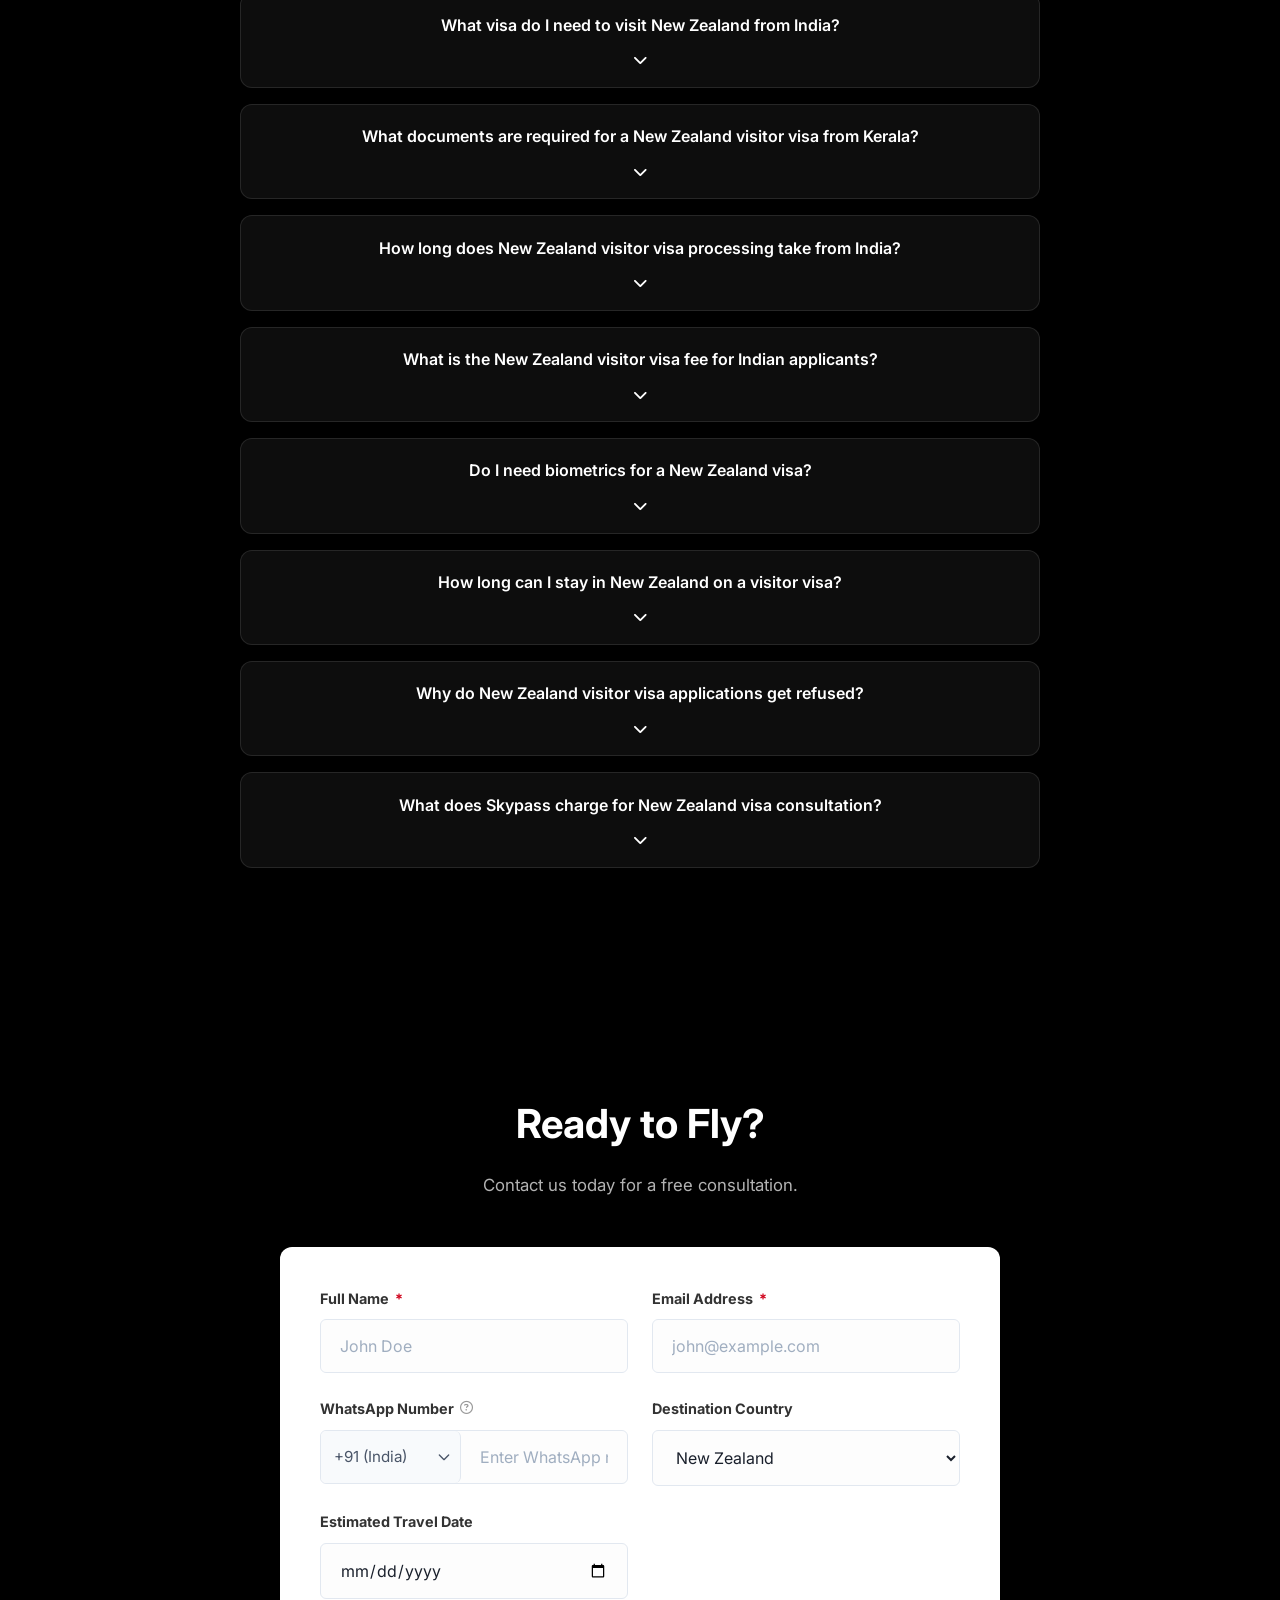
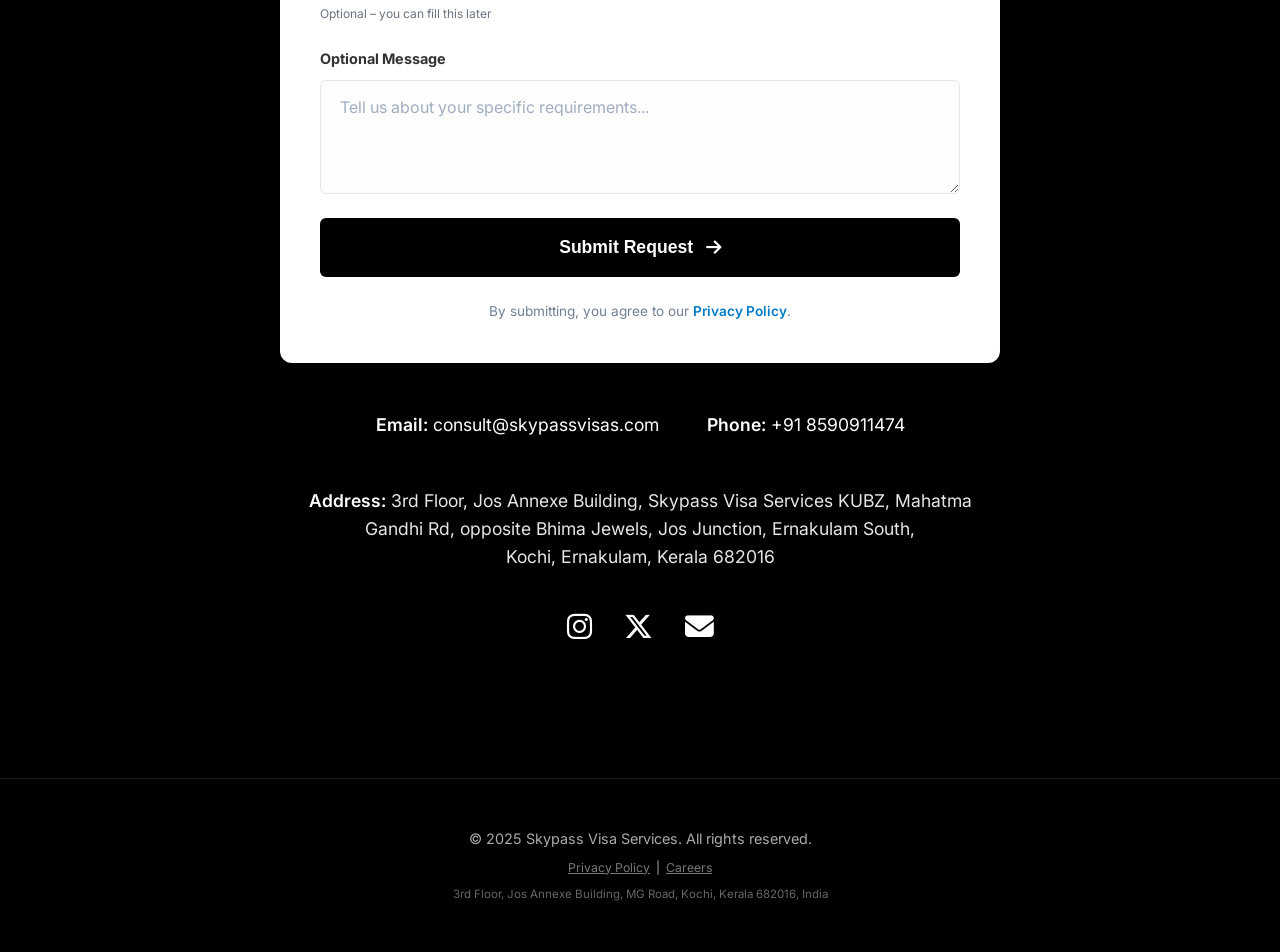
<file: new-zealand-visa/index.html>
<!DOCTYPE html>
<html lang="en">

<head>
    <meta charset="UTF-8">
    <meta name="viewport" content="width=device-width, initial-scale=1.0">

    <!-- Primary Meta Tags -->
    <title>New Zealand Visa Consultant Kochi | Skypass Visa Services Kerala</title>
    <meta name="title" content="New Zealand Visa Consultant Kochi | Skypass Visa Services Kerala">
    <meta name="description"
        content="Get your New Zealand visitor visa from Kerala. Skypass Visa Services, trusted NZ visa consultant in Kochi.">
    <meta name="keywords"
        content="new zealand visa kochi, new zealand visa kerala, nz visa consultant kochi, new zealand tourist visa from kerala, how to get new zealand visa from kerala">
    <meta name="author" content="Skypass Visa Services">
    <meta name="robots" content="index, follow">
    <link rel="canonical" href="https://skypassvisas.com/new-zealand-visa/">

    <!-- Open Graph / Facebook / LinkedIn -->
    <meta property="og:type" content="website">
    <meta property="og:url" content="https://skypassvisas.com/new-zealand-visa/">
    <meta property="og:title" content="New Zealand Visa Consultant Kochi | Skypass Visa Services Kerala">
    <meta property="og:description"
        content="Get your New Zealand visitor visa from Kerala. Skypass Visa Services, trusted NZ visa consultant in Kochi.">
    <meta property="og:image" content="https://skypassvisas.com/assets/og_image.png">

    <!-- Twitter -->
    <meta property="twitter:card" content="summary_large_image">
    <meta property="twitter:url" content="https://skypassvisas.com/new-zealand-visa/">
    <meta property="twitter:title" content="New Zealand Visa Consultant Kochi | Skypass Visa Services Kerala">
    <meta property="twitter:description"
        content="Get your New Zealand visitor visa from Kerala. Skypass Visa Services, trusted NZ visa consultant in Kochi.">
    <meta property="twitter:image" content="https://skypassvisas.com/assets/og_image.png">

    <!-- Structured Data -->
    <script type="application/ld+json">
    {
      "@context": "https://schema.org",
      "@type": "LocalBusiness",
      "@id": "https://skypassvisas.com/#localbusiness",
      "name": "Skypass Visa Services",
      "image": "https://skypassvisas.com/assets/og_image.png",
      "url": "https://skypassvisas.com/",
      "telephone": "+918590911474",
      "email": "consult@skypassvisas.com",
      "address": {
        "@type": "PostalAddress",
        "streetAddress": "3rd Floor, Jos Annexe Building, MG Road, Jos Junction, Ernakulam South",
        "addressLocality": "Kochi",
        "addressRegion": "Kerala",
        "postalCode": "682016",
        "addressCountry": "IN"
      },
      "sameAs": [
        "https://www.instagram.com/skypass_kochi/",
        "https://x.com/skypass_kochi"
      ]
    }
    </script>

    <script type="application/ld+json">
    {
      "@context": "https://schema.org",
      "@type": "Service",
      "name": "New Zealand Visitor Visa Consultation",
      "description": "Skypass Visa Services provides consultation, documentation preparation, application review and assistance for New Zealand Visitor Visa applicants from Kerala, India.",
      "provider": {
        "@id": "https://skypassvisas.com/#localbusiness"
      },
      "serviceType": "Visa Consultancy",
      "areaServed": ["Kochi", "Kerala", "India"],
      "url": "https://skypassvisas.com/new-zealand-visa/"
    }
    </script>

    <script type="application/ld+json">
    {
      "@context": "https://schema.org",
      "@type": "BreadcrumbList",
      "itemListElement": [
        {
          "@type": "ListItem",
          "position": 1,
          "name": "Home",
          "item": "https://skypassvisas.com/"
        },
        {
          "@type": "ListItem",
          "position": 2,
          "name": "New Zealand Visa",
          "item": "https://skypassvisas.com/new-zealand-visa/"
        }
      ]
    }
    </script>

    <script type="application/ld+json">
    {
      "@context": "https://schema.org",
      "@type": "FAQPage",
      "mainEntity": [
        {
          "@type": "Question",
          "name": "What visa do I need to visit New Zealand from India?",
          "acceptedAnswer": {
            "@type": "Answer",
            "text": "Indian passport holders require a New Zealand Visitor Visa for tourism, visiting family, or attending events. The application is submitted fully online through the Immigration New Zealand (INZ) portal — there is no embassy visit or paper form. The eVisa is linked to your passport and can be valid for up to 2 years for multiple visits."
          }
        },
        {
          "@type": "Question",
          "name": "What documents are required for a New Zealand visitor visa from Kerala?",
          "acceptedAnswer": {
            "@type": "Answer",
            "text": "Key documents include: valid passport, passport photograph meeting INZ specs, confirmed return flight tickets, accommodation bookings, bank statements for 3–6 months, employment letter with approved leave, travel insurance valid for New Zealand, and evidence of ties to India. Documents are uploaded online — no originals are couriered unless INZ requests them."
          }
        },
        {
          "@type": "Question",
          "name": "How long does New Zealand visitor visa processing take from India?",
          "acceptedAnswer": {
            "@type": "Answer",
            "text": "Immigration New Zealand typically processes Visitor Visa applications within 20 to 25 working days. Skypass completes document preparation in up to 5 working days. Apply at least 6–8 weeks before your travel date to allow for any requests for additional information."
          }
        },
        {
          "@type": "Question",
          "name": "What is the New Zealand visitor visa fee for Indian applicants?",
          "acceptedAnswer": {
            "@type": "Answer",
            "text": "The New Zealand Visitor Visa application fee is NZD 211 (approximately ₹10,500–₹11,500 at current rates). This is paid online directly to Immigration New Zealand during the application. There are no VFS or embassy charges for the standard online application."
          }
        },
        {
          "@type": "Question",
          "name": "How long can I stay in New Zealand on a visitor visa?",
          "acceptedAnswer": {
            "@type": "Answer",
            "text": "A New Zealand Visitor Visa typically allows a stay of up to 9 months per entry, though the Border Force officer at arrival makes the final determination. The visa itself can be granted with validity of up to 2 years for multiple entries, depending on your profile."
          }
        },
        {
          "@type": "Question",
          "name": "Why do New Zealand visitor visa applications get refused?",
          "acceptedAnswer": {
            "@type": "Answer",
            "text": "Common refusal reasons include: insufficient funds for the planned stay, weak ties to India, vague itinerary or unconfirmed accommodation, missing travel insurance, inconsistencies between the application and supporting documents, and prior immigration breaches."
          }
        }
      ]
    }
    </script>

    <!-- Favicon & Theme -->
    <link rel="icon" type="image/png" href="../assets/favicon.png">
    <link rel="apple-touch-icon" href="../assets/favicon.png">
    <meta name="theme-color" content="#000000">

    <link rel="preconnect" href="https://fonts.googleapis.com">
    <link rel="preconnect" href="https://fonts.gstatic.com" crossorigin>
    <link
        href="https://fonts.googleapis.com/css2?family=Manrope:wght@400;500;600;700;800&family=Inter:wght@300;400;500;600&display=swap"
        rel="stylesheet">
    <link rel="stylesheet" href="https://cdnjs.cloudflare.com/ajax/libs/font-awesome/6.5.1/css/all.min.css">
    <link rel="stylesheet" href="../css/styles.css">
</head>

<body class="country-page">
    <header>
        <div class="logo-container">
            <a href="../index.html"><img src="../assets/skypass_logo.png" alt="Skypass Visa Services Logo" class="logo"></a>
        </div>
        <button class="mobile-menu-toggle" aria-label="Toggle menu">
            <span></span>
            <span></span>
            <span></span>
        </button>
        <nav>
            <ul>
                <li><a href="../index.html#home">Home</a></li>
                <li><a href="../index.html#services">Services</a></li>
                <li><a href="../index.html#about">About</a></li>
                <li><a href="../index.html#countries">Destinations</a></li>
                <li><a href="../index.html#faq">FAQ</a></li>
                <li><a href="../careers.html">Careers</a></li>
                <li><a href="#contact" class="cta-button-small">Contact Us</a></li>
            </ul>
        </nav>
    </header>

    <main>
        <section class="country-hero" style="background-image: url('../assets/new_zealand.png');">
    <div class="country-hero-content">
        <h1>New Zealand Visa for Indians</h1>
        <div class="country-hero-stats">
            <div class="stat-item">
                <span class="stat-label"><i class="fa-regular fa-calendar-check" style="margin-right: 5px;"></i> VALID</span>
                <span class="stat-value">UPTO 2 YEARS</span>
            </div>
            <div class="stat-item">
                <span class="stat-label"><i class="fa-solid fa-tag" style="margin-right: 5px;"></i> CATEGORY</span>
                <span class="stat-value">Visitor Visa</span>
            </div>
            <div class="stat-item">
                <span class="stat-label"><i class="fa-solid fa-passport" style="margin-right: 5px;"></i> TYPE</span>
                <span class="stat-value">E-VISA</span>
            </div>
        </div>
        <a href="#contact" class="btn-start-app">Start New Application</a>
        <a href="#checklist" class="view-checklist">View Checklist <i class="fa-solid fa-chevron-down" style="margin-left: 5px;"></i></a>
    </div>
</section>

<section id="checklist" class="services" style="padding-top: 60px;">
    <div class="about-container" style="max-width: 800px; margin: 0 auto;">
        <div class="about-content">

            <div class="about-story" style="margin-bottom: 30px;">
                <h2 style="font-size: 1.5rem; margin-bottom: 12px;">What is the New Zealand Visitor Visa?</h2>
                <p>Indian passport holders require a <strong>New Zealand Visitor Visa</strong> to enter New Zealand for tourism, visiting friends or relatives, or attending events. The application is submitted <strong>online through Immigration New Zealand (INZ)</strong> — there is no paper application or embassy queue. The Visitor Visa is an electronic visa (eVisa) linked to your passport and is typically granted for stays of up to 9 months, though the actual stay duration is determined at the border. The visa itself can be valid for up to 2 years for multiple trips.</p>
                <p style="margin-top: 10px; font-size: 0.9em; color: var(--text-muted);">Source: <a href="https://www.immigration.govt.nz/new-zealand-visas/apply-for-a-visa/about-visa/visitor-visa" target="_blank" rel="noopener" style="color: var(--secondary-color);">Immigration New Zealand — Visitor Visa</a></p>
                <p style="margin-top: 10px;"><a href="#contact" style="color: var(--secondary-color);">Contact Skypass to begin your New Zealand visa application →</a></p>
            </div>

            <div class="about-story" style="margin-bottom: 30px;">
                <h2 style="font-size: 1.5rem; margin-bottom: 12px;">Who Can Apply for a New Zealand Visitor Visa?</h2>
                <p>Any Indian national holding a valid passport may apply for a New Zealand Visitor Visa online. Immigration New Zealand evaluates each application individually. Factors that strengthen an application include:</p>
                <ul style="margin-top: 10px; padding-left: 20px; line-height: 2;">
                    <li>Stable employment or business activity with approved leave</li>
                    <li>Sufficient personal savings to cover all expenses during the visit</li>
                    <li>Strong family ties in India (spouse, children, property, employment)</li>
                    <li>Prior international travel history (not mandatory but helpful)</li>
                    <li>A clear travel itinerary and confirmed accommodation</li>
                    <li>Valid travel insurance covering the full period of stay</li>
                </ul>
                <p style="margin-top: 10px; font-size: 0.85em; color: var(--text-muted);">Note: Meeting these criteria does not guarantee visa approval. All visa decisions are made by Immigration New Zealand.</p>
            </div>

            <div class="about-story" style="margin-bottom: 30px;">
                <h2 style="font-size: 1.5rem; margin-bottom: 12px;">Documents Required for New Zealand Visitor Visa from India</h2>
                <p>The New Zealand Visitor Visa is applied for online. The following supporting documents are typically uploaded during the application. Always check the <a href="https://www.immigration.govt.nz" target="_blank" rel="noopener" style="color: var(--secondary-color);">Immigration New Zealand website</a> for the latest document requirements.</p>
                <ul style="margin-top: 10px; padding-left: 20px; line-height: 2;">
                    <li>Valid Indian passport (minimum 3 months validity beyond intended stay)</li>
                    <li>Recent passport-sized photograph meeting INZ specifications</li>
                    <li>Confirmed return flight tickets</li>
                    <li>Accommodation bookings or host's contact details (if staying with family/friends)</li>
                    <li>Bank statements for the last 3 to 6 months showing sufficient funds</li>
                    <li>Employment letter confirming salary, role, and approved leave (salaried applicants)</li>
                    <li>Business registration and income documents (self-employed applicants)</li>
                    <li>Travel insurance valid for New Zealand for the full visit period</li>
                    <li>Evidence of ties to India (property, family, employment contract)</li>
                </ul>
                <p style="margin-top: 10px;"><a href="#contact" style="color: var(--secondary-color);">Ask Skypass for a personalised document checklist →</a></p>
            </div>

            <div class="about-story" style="margin-bottom: 30px;">
                <h2 style="font-size: 1.5rem; margin-bottom: 12px;">New Zealand Visitor Visa Application Process from Kerala</h2>
                <p>The New Zealand Visitor Visa application is entirely online — there is no visa centre or embassy visit required (unless biometrics are requested). The general steps are:</p>
                <ol style="margin-top: 10px; padding-left: 20px; line-height: 2;">
                    <li><strong>Consult Skypass</strong> — profile review and document gap analysis</li>
                    <li><strong>Document preparation</strong> — Skypass assists with checklisting and reviewing your file (up to 5 working days)</li>
                    <li><strong>Create INZ account</strong> — register on the Immigration New Zealand online portal</li>
                    <li><strong>Complete online application</strong> — fill in the Visitor Visa form and upload all documents</li>
                    <li><strong>Pay visa fee</strong> — NZD 211 (approximately ₹10,500–₹11,500) paid online by card</li>
                    <li><strong>INZ processing</strong> — typically 20 to 25 working days; INZ may request additional documents</li>
                    <li><strong>Receive eVisa</strong> — visa decision communicated by email; the eVisa is linked to your passport</li>
                </ol>
            </div>

            <div class="about-story" style="margin-bottom: 30px;">
                <h2 style="font-size: 1.5rem; margin-bottom: 12px;">New Zealand Visitor Visa Processing Time</h2>
                <p>Immigration New Zealand typically processes Visitor Visa applications from India within <strong>20 to 25 working days</strong>, though this can vary. Skypass completes document preparation in up to 5 working days. Apply at least 6–8 weeks before your intended travel date to allow for any requests for additional information.</p>
                <p style="margin-top: 10px; font-size: 0.85em; color: var(--text-muted);">Processing times are estimates. INZ may take longer during peak seasons. Check current processing times on the INZ website before applying.</p>
            </div>

            <div class="about-story" style="margin-bottom: 30px;">
                <h2 style="font-size: 1.5rem; margin-bottom: 12px;">Common Reasons for New Zealand Visitor Visa Refusal</h2>
                <p>New Zealand Visitor Visa refusals often occur due to one or more of the following:</p>
                <ul style="margin-top: 10px; padding-left: 20px; line-height: 2;">
                    <li>Insufficient funds relative to the planned length of stay</li>
                    <li>Weak ties to India — no stable employment, property, or dependants</li>
                    <li>Vague travel itinerary or unconfirmed accommodation</li>
                    <li>Missing or inadequate travel insurance</li>
                    <li>Inconsistencies between the application and supporting documents</li>
                    <li>Prior immigration breaches in New Zealand or other countries</li>
                </ul>
                <p style="margin-top: 10px;"><a href="#contact" style="color: var(--secondary-color);">Get a profile review before applying →</a></p>
            </div>

            <div class="about-story" style="margin-bottom: 30px;">
                <h2 style="font-size: 1.5rem; margin-bottom: 12px;">What Does Skypass Provide for New Zealand Visa Applicants?</h2>
                <p>Skypass Visa Services is a visa consultancy based in Kochi, Kerala. For New Zealand visa applicants, we provide:</p>
                <ul style="margin-top: 10px; padding-left: 20px; line-height: 2;">
                    <li>Free initial profile assessment</li>
                    <li>Personalised document checklist based on your employment type</li>
                    <li>Application form review and correction before online submission</li>
                    <li>Guidance on the INZ online portal</li>
                    <li>WhatsApp and in-office support throughout the process</li>
                </ul>
                <p style="margin-top: 10px; font-size: 0.85em; color: var(--text-muted);">Skypass is a consultancy service. We do not submit applications on your behalf, and we cannot guarantee visa approval. All decisions rest with Immigration New Zealand.</p>
            </div>

        </div>
    </div>
</section>

        <section id="faq" class="faq">
            <div class="section-header">
                <h2>Frequently Asked Questions</h2>
                <p>Everything you need to know about New Zealand visa services.</p>
            </div>
            <div class="faq-accordion">
                <div class="faq-item">
                    <div class="faq-question">What visa do I need to visit New Zealand from India? <i class="fas fa-chevron-down"></i></div>
                    <div class="faq-answer">Indian passport holders require a New Zealand Visitor Visa for tourism, visiting family, or attending events. The application is submitted fully online through the Immigration New Zealand (INZ) portal — there is no embassy visit or paper form. The eVisa is linked to your passport and can be valid for up to 2 years for multiple visits.</div>
                </div>
                <div class="faq-item">
                    <div class="faq-question">What documents are required for a New Zealand visitor visa from Kerala? <i class="fas fa-chevron-down"></i></div>
                    <div class="faq-answer">Key documents include: valid passport, passport photograph meeting INZ specs, confirmed return flight tickets, accommodation bookings, bank statements for 3–6 months, employment letter with approved leave, travel insurance valid for New Zealand, and evidence of ties to India. Documents are uploaded online — no originals are couriered unless INZ requests them.</div>
                </div>
                <div class="faq-item">
                    <div class="faq-question">How long does New Zealand visitor visa processing take from India? <i class="fas fa-chevron-down"></i></div>
                    <div class="faq-answer">Immigration New Zealand typically processes Visitor Visa applications within 20 to 25 working days. Skypass completes document preparation in up to 5 working days. Apply at least 6–8 weeks before your travel date to allow for any requests for additional information.</div>
                </div>
                <div class="faq-item">
                    <div class="faq-question">What is the New Zealand visitor visa fee for Indian applicants? <i class="fas fa-chevron-down"></i></div>
                    <div class="faq-answer">The New Zealand Visitor Visa application fee is NZD 211 (approximately ₹10,500–₹11,500 at current rates). This is paid online directly to Immigration New Zealand during the application. There are no VFS or embassy charges for the standard online application.</div>
                </div>
                <div class="faq-item">
                    <div class="faq-question">Do I need biometrics for a New Zealand visa? <i class="fas fa-chevron-down"></i></div>
                    <div class="faq-answer">Most Indian applicants for a New Zealand Visitor Visa do not need to submit biometrics for the standard online application. However, INZ may request biometrics in specific cases. If required, you would be directed to an authorised collection point. Skypass will advise if this applies to your profile.</div>
                </div>
                <div class="faq-item">
                    <div class="faq-question">How long can I stay in New Zealand on a visitor visa? <i class="fas fa-chevron-down"></i></div>
                    <div class="faq-answer">A New Zealand Visitor Visa typically allows a stay of up to 9 months per entry, though the Border Force officer at arrival makes the final determination on how long you may stay. The visa itself can be granted with validity of up to 2 years for multiple entries, depending on your profile.</div>
                </div>
                <div class="faq-item">
                    <div class="faq-question">Why do New Zealand visitor visa applications get refused? <i class="fas fa-chevron-down"></i></div>
                    <div class="faq-answer">Common refusal reasons include: insufficient funds for the planned stay, weak ties to India, vague itinerary or unconfirmed accommodation, missing travel insurance, inconsistencies between the application and supporting documents, and prior immigration breaches.</div>
                </div>
                <div class="faq-item">
                    <div class="faq-question">What does Skypass charge for New Zealand visa consultation? <i class="fas fa-chevron-down"></i></div>
                    <div class="faq-answer">Contact us for our current consultation fee structure. Skypass charges a consultancy fee for document review and application preparation assistance, which is separate from the INZ visa application fee of NZD 211.</div>
                </div>
            </div>
        </section>

        <section id="contact" class="contact">
            <div class="contact-container">
                <h2>Ready to Fly?</h2>
                <p>Contact us today for a free consultation.</p>

                <form id="lead-capture-form" class="lead-form">
                    <div id="form-status" class="form-status"></div>

                    <div class="form-grid">
                        <div class="form-group">
                            <label for="name">Full Name <span class="required">*</span></label>
                            <input type="text" id="name" name="name" placeholder="John Doe" required>
                        </div>
                        <div class="form-group">
                            <label for="email">Email Address <span class="required">*</span></label>
                            <input type="email" id="email" name="email" placeholder="john@example.com" required>
                        </div>
                        <div class="form-group">
                            <label for="phone">WhatsApp Number <i class="far fa-question-circle info-icon"></i></label>
                            <div class="phone-input-container">
                                <select id="countryCode" name="countryCode" class="phone-prefix-select">
                                    <option value="+91" selected>+91 (India)</option>
                                    <option value="+1">+1 (USA)</option>
                                    <option value="+44">+44 (UK)</option>
                                    <option value="+971">+971 (UAE)</option>
                                    <option value="+61">+61 (Australia)</option>
                                </select>
                                <input type="tel" id="phone" name="phone" placeholder="Enter WhatsApp number" required>
                            </div>
                            <span id="phone-error" class="inline-error">Invalid phone number</span>
                        </div>
                        <div class="form-group">
                            <label for="country">Destination Country</label>
                            <select id="country" name="country" required>
                                <option value="" disabled>Select destination</option>
                                                                <option value="USA">USA</option>
                                                                <option value="Canada">Canada</option>
                                                                <option value="UK">United Kingdom</option>
                                                                <option value="Australia">Australia</option>
                                                                <option value="Schengen">Schengen Area</option>
                                                                <option value="South Korea">South Korea</option>
                                                                <option value="Japan">Japan</option>
                                                                <option value="New Zealand">New Zealand</option>
                                                                <option value="UAE">UAE</option>
                                                                <option value="Other">Other</option>
                            </select>
                            <script>
                                // Pre-select the country based on the page
                                document.addEventListener('DOMContentLoaded', () => {
                                    const select = document.getElementById('country');
                                    for (let i = 0; i < select.options.length; i++) {
                                        if (select.options[i].value === 'New Zealand') {
                                            select.selectedIndex = i;
                                            break;
                                        }
                                    }
                                });
                            </script>
                        </div>
                        <div class="form-group">
                            <label for="travelDate">Estimated Travel Date</label>
                            <input type="date" id="travelDate" name="travelDate">
                            <span style="font-size: 0.75rem; color: #6b7280; margin-top: -4px;">Optional – you can fill
                                this later</span>
                        </div>
                    </div>

                    <div class="form-group">
                        <label for="message">Optional Message</label>
                        <textarea id="message" name="message" placeholder="Tell us about your specific requirements..."
                            rows="4"></textarea>
                    </div>

                    <button type="submit" id="submit-btn" class="submit-button">
                        Submit Request <i class="fas fa-arrow-right"></i>
                    </button>

                    <div class="form-footer">
                        By submitting, you agree to our <a href="../privacy-policy.html">Privacy Policy</a>.
                    </div>
                </form>

                <div class="contact-details">
                    <div class="contact-item">
                        <span>Email:</span> <a href="mailto:consult@skypassvisas.com">consult@skypassvisas.com</a>
                    </div>
                    <div class="contact-item">
                        <span>Phone:</span> <a href="tel:+918590911474">+91 8590911474</a>
                    </div>
                    <div class="contact-item">
                        <span>Address:</span> 3rd Floor, Jos Annexe Building, Skypass Visa Services KUBZ, Mahatma Gandhi Rd, opposite Bhima Jewels, Jos Junction, Ernakulam South,<br>
                        Kochi, Ernakulam, Kerala 682016
                    </div>
                </div>
                <div class="social-links">
                    <a href="https://www.instagram.com/skypass_kochi/" class="social-icon" aria-label="Instagram"><i
                            class="fab fa-instagram"></i></a>
                    <a href="https://x.com/skypass_kochi" class="social-icon" aria-label="X (Twitter)"><i
                            class="fab fa-x-twitter"></i></a>
                    <a href="mailto:consult@skypassvisas.com" class="social-icon" aria-label="Email"><i
                            class="fas fa-envelope"></i></a>
                </div>
            </div>
        </section>
    </main>

    <footer>
        <p>&copy; 2025 Skypass Visa Services. All rights reserved.</p>
        <p style="margin-top: 8px; font-size: 0.85em;">
            <a href="/privacy-policy.html" style="color: inherit; text-decoration: underline; opacity: 0.7;">Privacy Policy</a>
            &nbsp;|&nbsp;
            <a href="/careers.html" style="color: inherit; text-decoration: underline; opacity: 0.7;">Careers</a>
        </p>
        <p style="margin-top: 8px; font-size: 0.8em; opacity: 0.6;">3rd Floor, Jos Annexe Building, MG Road, Kochi, Kerala 682016, India</p>
    </footer>

    <!-- Floating WhatsApp Button -->
    <a href="https://wa.me/+918590911474" class="whatsapp-float" target="_blank" aria-label="Chat on WhatsApp">
        <i class="fab fa-whatsapp"></i>
        <span>Chat with us</span>
    </a>

    <script src="../js/scripts.js?v=1.1"></script>
</body>

</html>
</file>
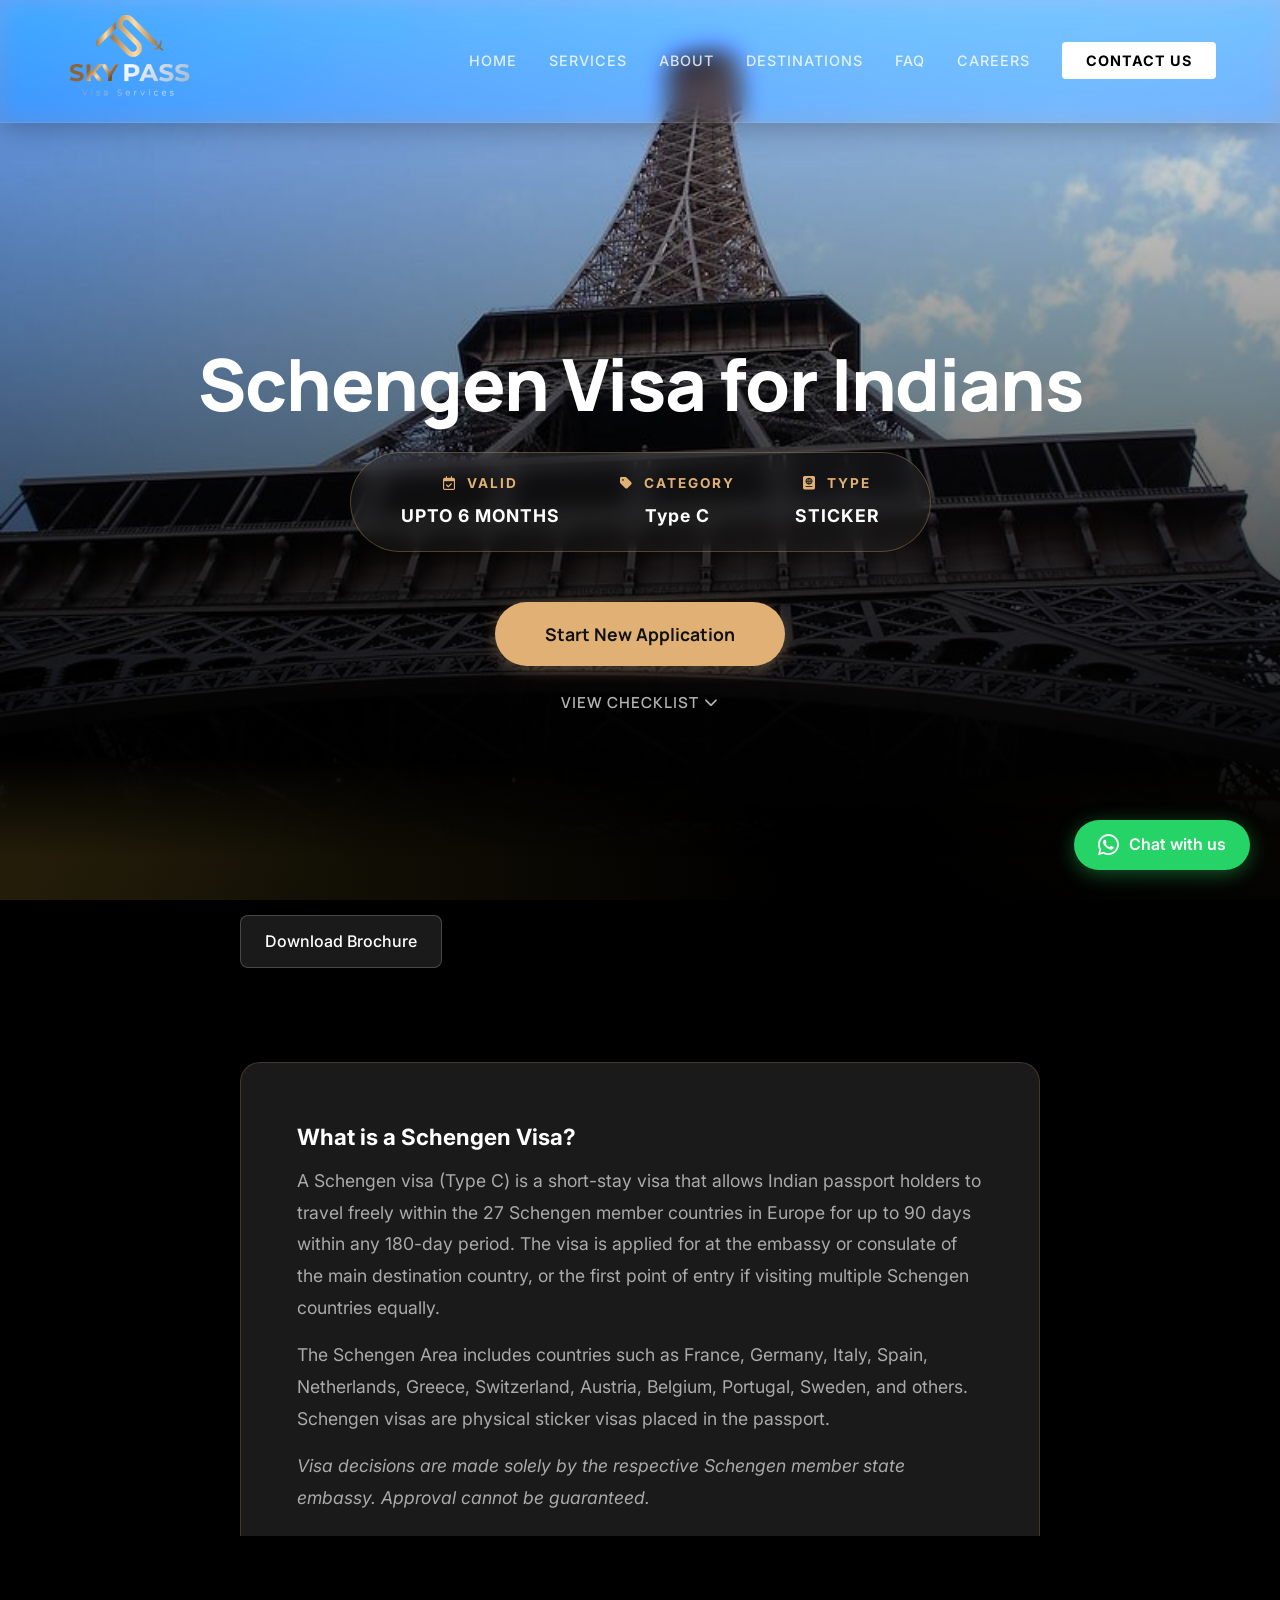
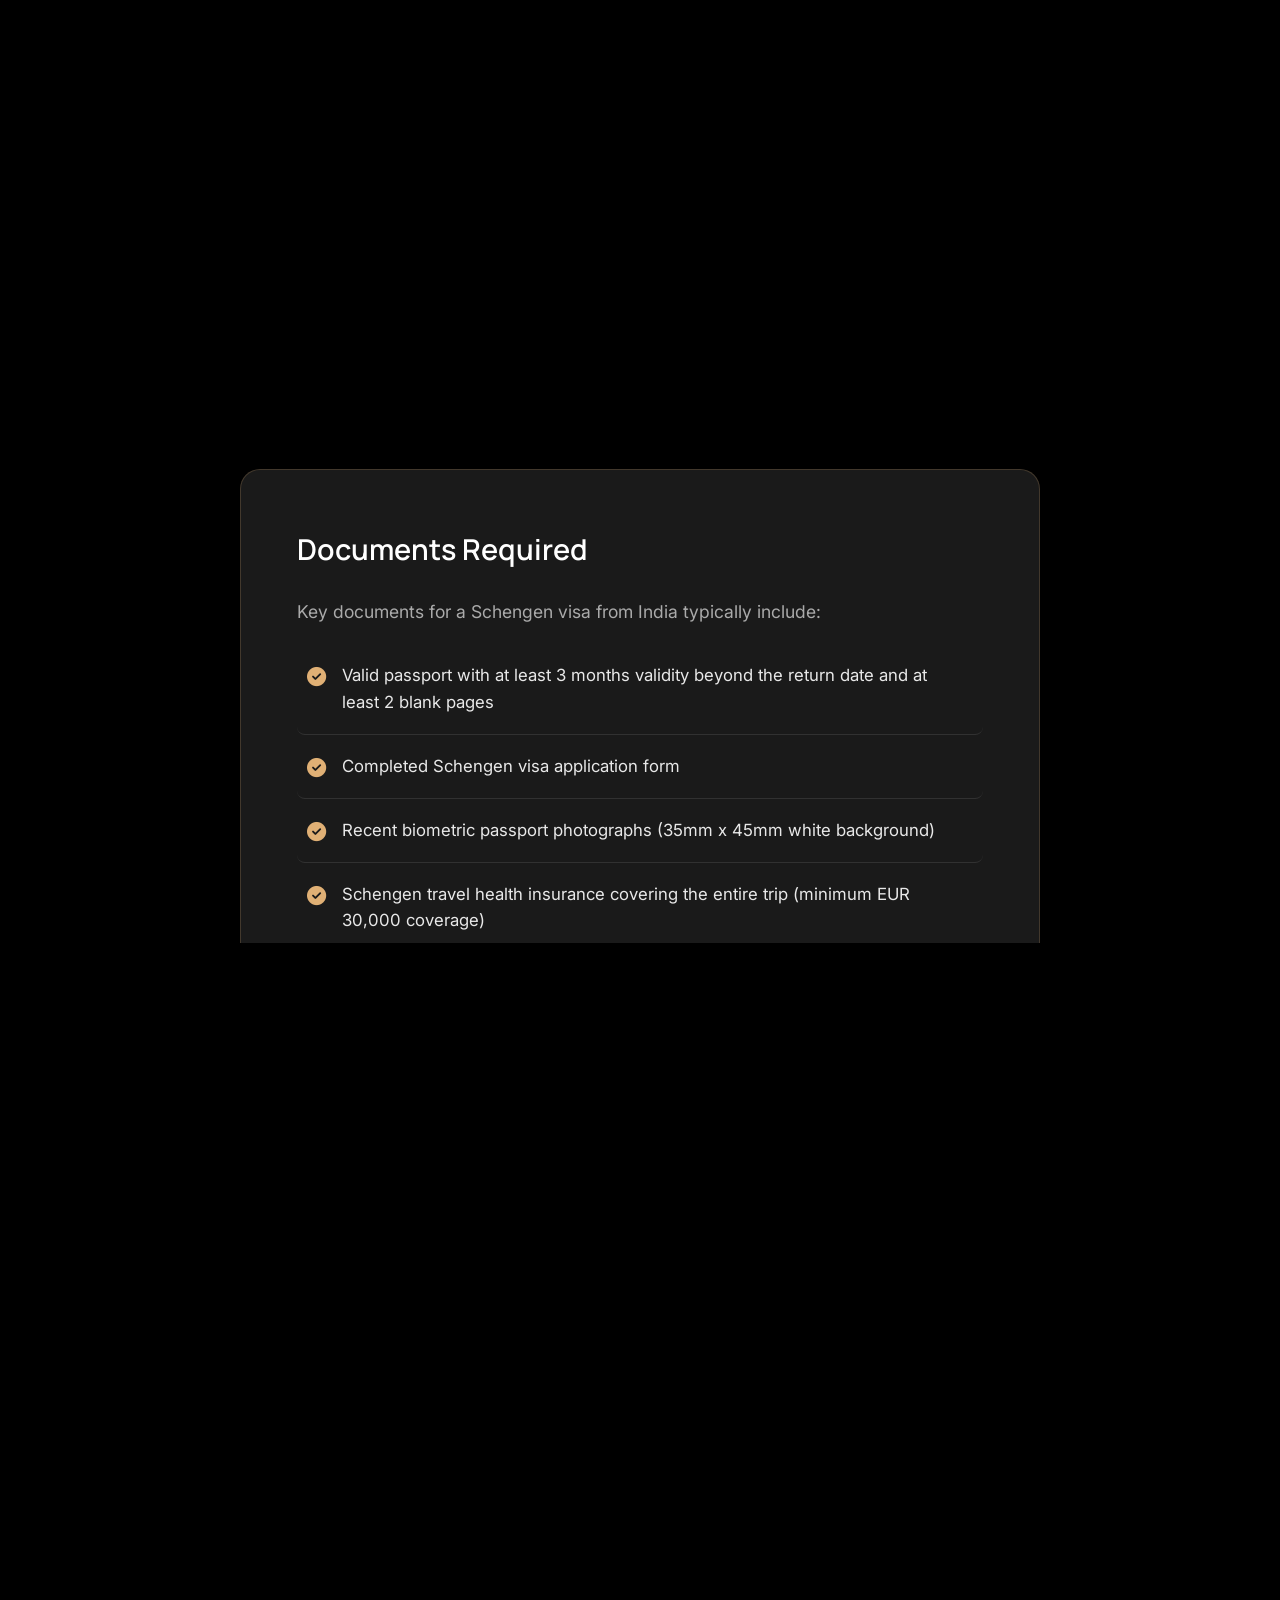
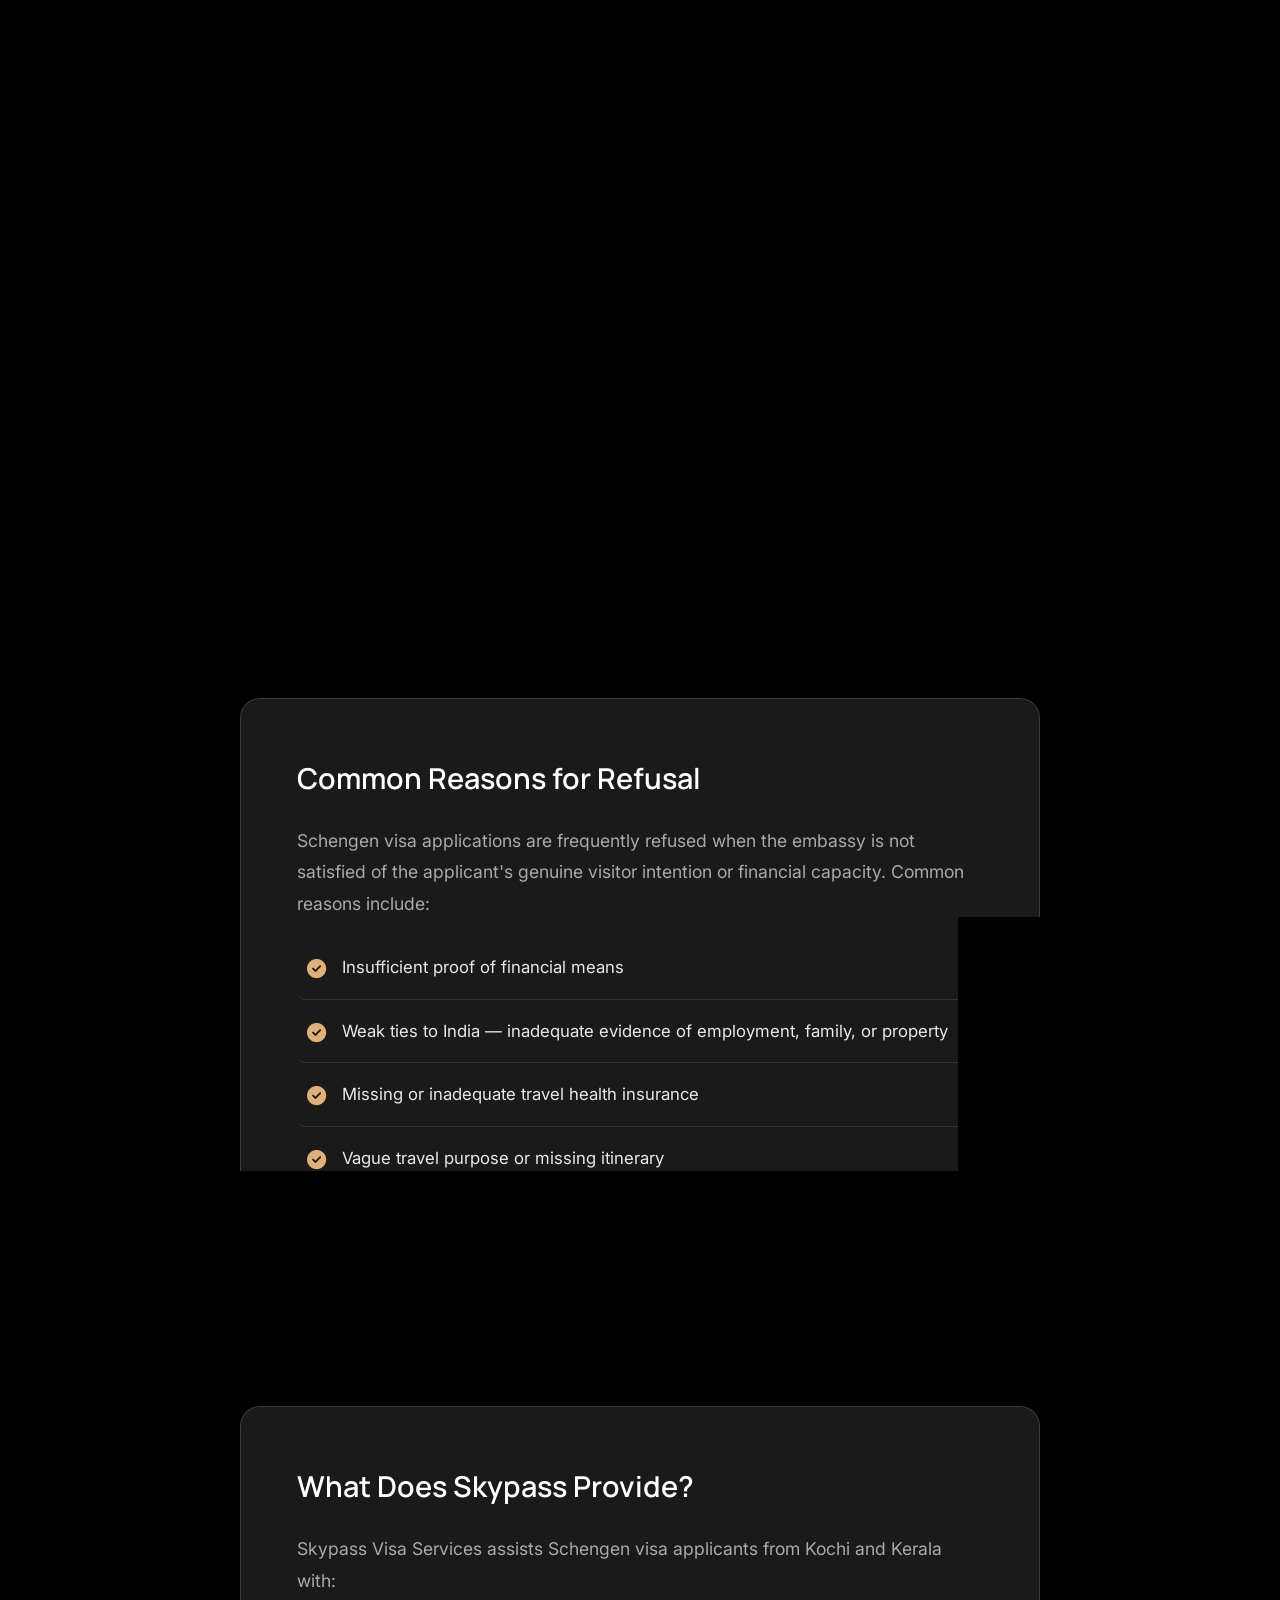
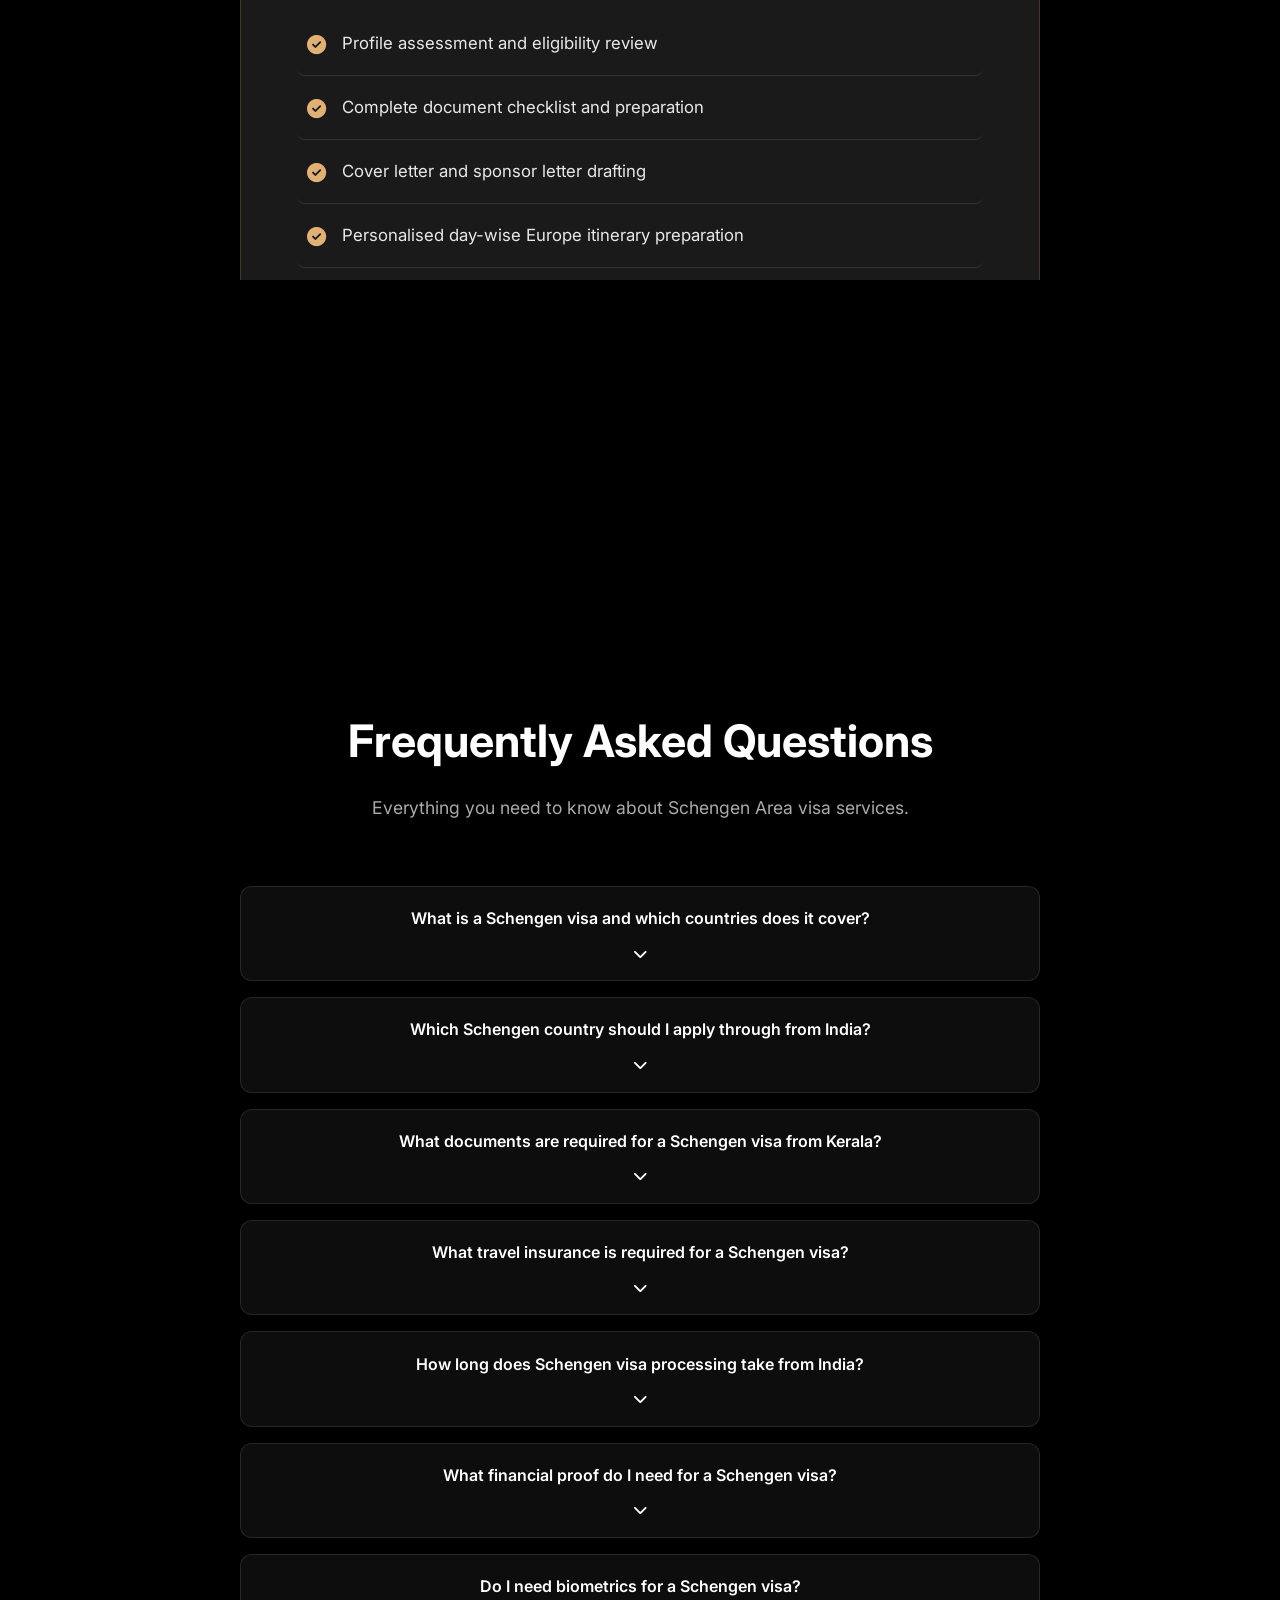
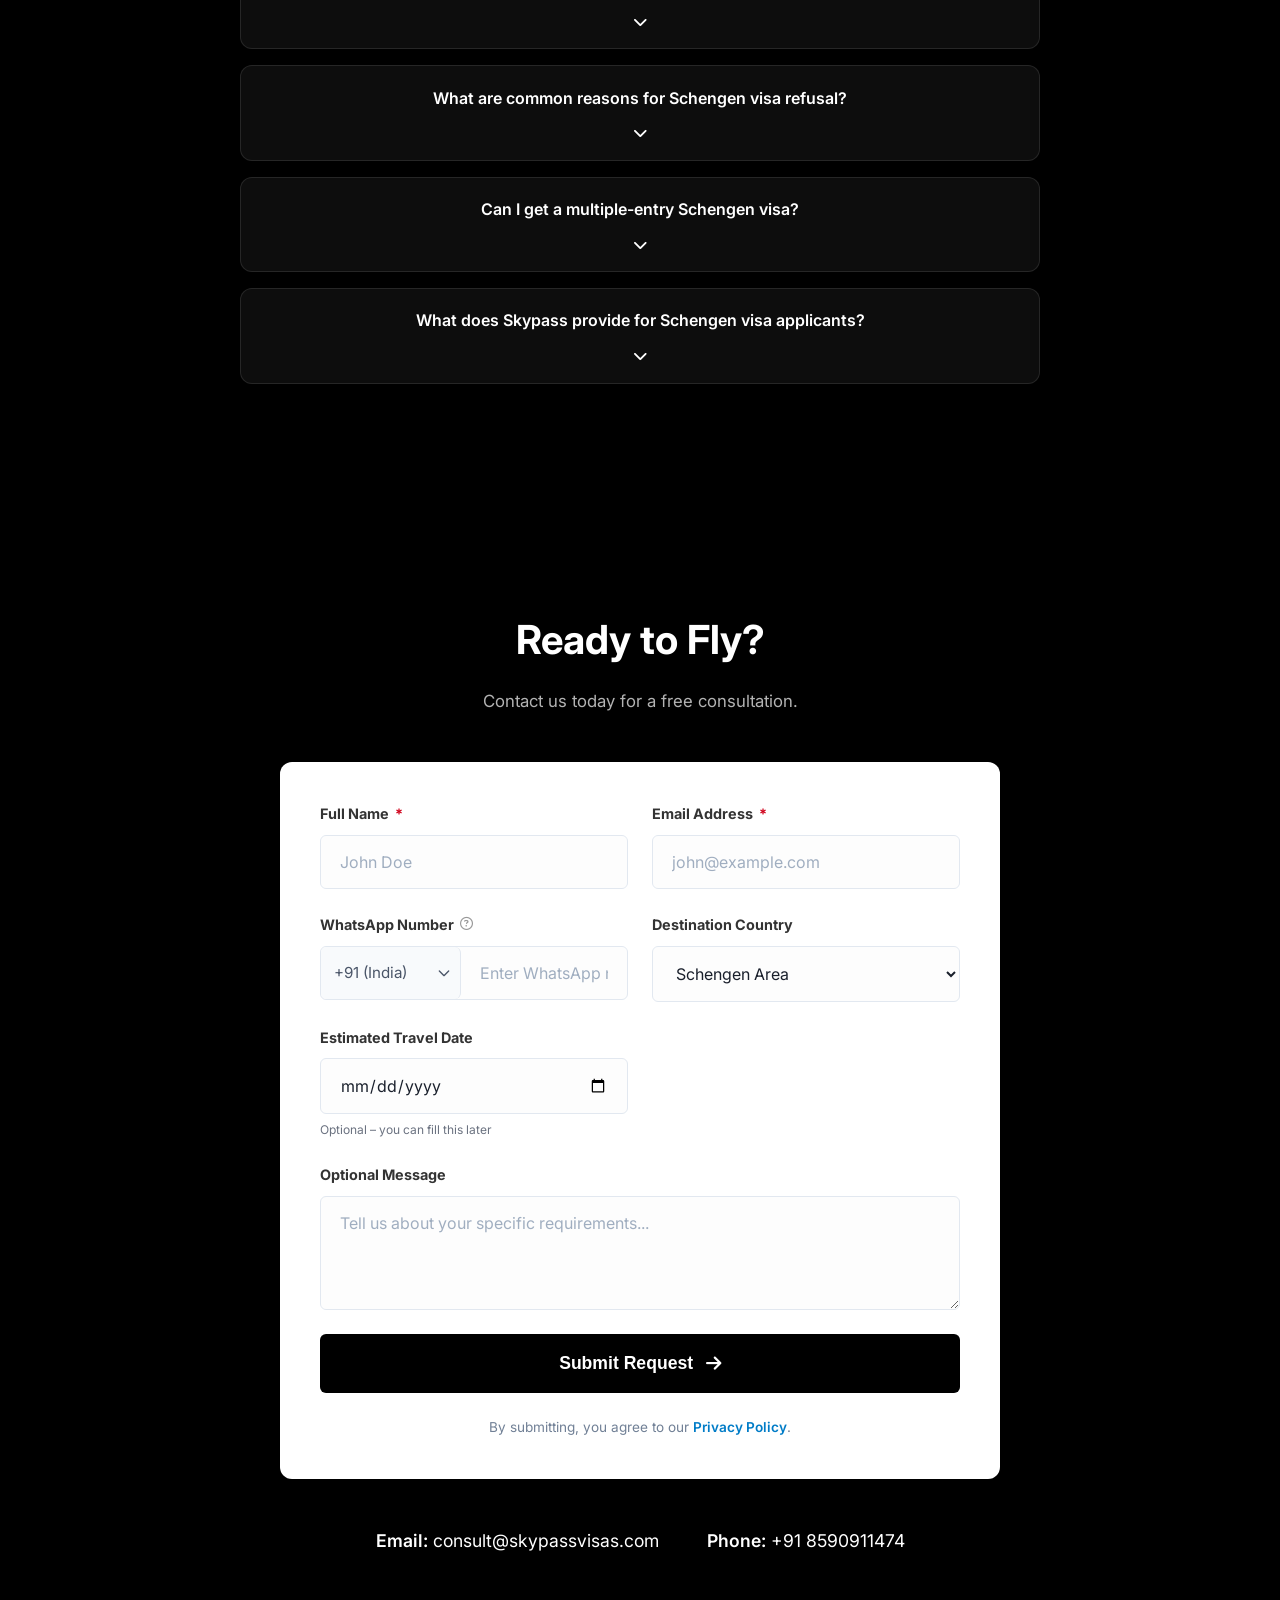
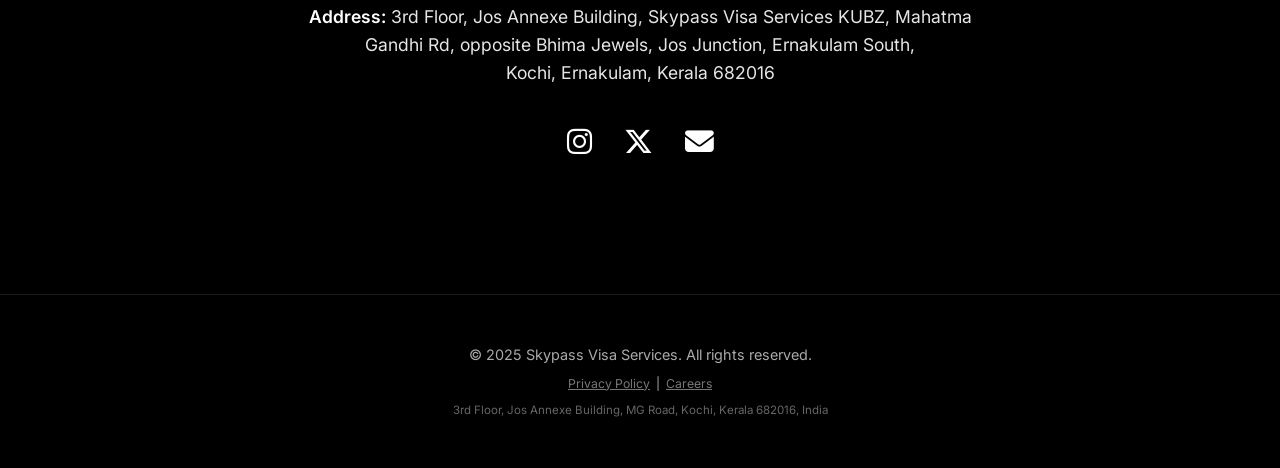
<file: schengen-visa/index.html>
<!DOCTYPE html>
<html lang="en">

<head>
    <meta charset="UTF-8">
    <meta name="viewport" content="width=device-width, initial-scale=1.0">

    <!-- Primary Meta Tags -->
    <title>Schengen Visa Consultant Kochi | Skypass Visa Services Kerala</title>
    <meta name="title" content="Schengen Visa Consultant Kochi | Skypass Visa Services Kerala">
    <meta name="description"
        content="Apply for Europe Schengen visa from Kerala with Skypass Visa Services. Trusted Schengen visa agent in Kochi, ernakulam.">
    <meta name="keywords"
        content="schengen visa kochi, schengen visa kerala, europe visa consultant kochi, schengen visa agent ernakulam, europe tourist visa from kerala, how to apply schengen visa from kerala">
    <meta name="author" content="Skypass Visa Services">
    <meta name="robots" content="index, follow">
    <link rel="canonical" href="https://skypassvisas.com/schengen-visa/">

    <!-- Open Graph / Facebook / LinkedIn -->
    <meta property="og:type" content="website">
    <meta property="og:url" content="https://skypassvisas.com/schengen-visa/">
    <meta property="og:title" content="Schengen Visa Consultant Kochi | Skypass Visa Services Kerala">
    <meta property="og:description"
        content="Apply for Europe Schengen visa from Kerala with Skypass Visa Services. Trusted Schengen visa agent in Kochi, ernakulam.">
    <meta property="og:image" content="https://skypassvisas.com/assets/og_image.png">

    <!-- Twitter -->
    <meta property="twitter:card" content="summary_large_image">
    <meta property="twitter:url" content="https://skypassvisas.com/schengen-visa/">
    <meta property="twitter:title" content="Schengen Visa Consultant Kochi | Skypass Visa Services Kerala">
    <meta property="twitter:description"
        content="Apply for Europe Schengen visa from Kerala with Skypass Visa Services. Trusted Schengen visa agent in Kochi, ernakulam.">
    <meta property="twitter:image" content="https://skypassvisas.com/assets/og_image.png">

    <!-- Structured Data -->
    <script type="application/ld+json">
    {
      "@context": "https://schema.org",
      "@type": "LocalBusiness",
      "@id": "https://skypassvisas.com/#localbusiness",
      "name": "Skypass Visa Services",
      "image": "https://skypassvisas.com/assets/og_image.png",
      "url": "https://skypassvisas.com/",
      "telephone": "+918590911474",
      "email": "consult@skypassvisas.com",
      "address": {
        "@type": "PostalAddress",
        "streetAddress": "3rd Floor, Jos Annexe Building, MG Road, Jos Junction, Ernakulam South",
        "addressLocality": "Kochi",
        "addressRegion": "Kerala",
        "postalCode": "682016",
        "addressCountry": "IN"
      },
      "sameAs": [
        "https://www.instagram.com/skypass_kochi/",
        "https://x.com/skypass_kochi"
      ]
    }
    </script>

    <script type="application/ld+json">
    {
      "@context": "https://schema.org",
      "@type": "Service",
      "name": "Schengen Tourist Visa Consultation",
      "description": "Skypass Visa Services provides consultation, documentation preparation, application review, cover letter and itinerary assistance for Schengen Type C tourist visa applicants from Kerala, India.",
      "provider": {
        "@id": "https://skypassvisas.com/#localbusiness"
      },
      "serviceType": "Visa Consultancy",
      "areaServed": ["Kochi", "Kerala", "India"],
      "url": "https://skypassvisas.com/schengen-visa/"
    }
    </script>

    <script type="application/ld+json">
    {
      "@context": "https://schema.org",
      "@type": "BreadcrumbList",
      "itemListElement": [
        {
          "@type": "ListItem",
          "position": 1,
          "name": "Home",
          "item": "https://skypassvisas.com/"
        },
        {
          "@type": "ListItem",
          "position": 2,
          "name": "Schengen Visa",
          "item": "https://skypassvisas.com/schengen-visa/"
        }
      ]
    }
    </script>

    <script type="application/ld+json">
    {
      "@context": "https://schema.org",
      "@type": "FAQPage",
      "mainEntity": [
        {
          "@type": "Question",
          "name": "What is a Schengen visa and which countries does it cover?",
          "acceptedAnswer": {
            "@type": "Answer",
            "text": "A Schengen visa (Type C short-stay visa) allows Indian passport holders to travel freely across 27 European countries for up to 90 days within any 180-day period. The member countries include France, Germany, Italy, Spain, Netherlands, Belgium, Austria, Switzerland, Greece, Portugal, Sweden, Denmark, Finland, Norway, Czech Republic, Slovakia, Poland, Hungary, Slovenia, Estonia, Latvia, Lithuania, Luxembourg, Malta, Iceland, Liechtenstein, and Croatia."
          }
        },
        {
          "@type": "Question",
          "name": "Which Schengen country should I apply through from India?",
          "acceptedAnswer": {
            "@type": "Answer",
            "text": "Apply through the embassy of the country where you will spend the most nights. If you are spending equal time in multiple countries, apply through the country of your first entry. Each Schengen country handles its own visa applications — there is no central Schengen visa authority."
          }
        },
        {
          "@type": "Question",
          "name": "What documents are required for a Schengen visa from Kerala?",
          "acceptedAnswer": {
            "@type": "Answer",
            "text": "Key documents include: valid passport (3 months validity beyond departure), Schengen visa application form, recent photographs, confirmed return flight tickets, day-by-day itinerary, accommodation bookings, Schengen travel insurance (minimum EUR 30,000), bank statements for 3–6 months, employment certificate with salary, Income Tax Returns, and evidence of ties to India."
          }
        },
        {
          "@type": "Question",
          "name": "What travel insurance is required for a Schengen visa?",
          "acceptedAnswer": {
            "@type": "Answer",
            "text": "Schengen visa applications require travel insurance with a minimum coverage of EUR 30,000 for medical emergencies and repatriation, valid for the entire Schengen Area and the full duration of your trip. The policy must be from an insurer recognised in the Schengen Area."
          }
        },
        {
          "@type": "Question",
          "name": "How long does Schengen visa processing take from India?",
          "acceptedAnswer": {
            "@type": "Answer",
            "text": "Schengen visa processing typically takes 15 to 25 working days from the date of appointment submission. Some embassies take longer during peak seasons. Skypass completes document preparation in up to 5 working days. Apply at least 6–8 weeks before your travel date."
          }
        },
        {
          "@type": "Question",
          "name": "What financial proof do I need for a Schengen visa?",
          "acceptedAnswer": {
            "@type": "Answer",
            "text": "There is no universal official minimum bank balance for a Schengen visa. Some embassies suggest EUR 50–100 per day of stay as a rough reference. What matters most is demonstrating consistent funds appropriate for your planned expenses. Bank statements for 3–6 months, ITR, salary slips, and property documents together build a credible financial picture."
          }
        },
        {
          "@type": "Question",
          "name": "Do I need biometrics for a Schengen visa?",
          "acceptedAnswer": {
            "@type": "Answer",
            "text": "Yes. All Schengen visa applicants must provide fingerprints and a photograph at a VFS Global Schengen Visa Application Centre. In Kerala, VFS Global centres for Schengen applications are available in Kochi and Thiruvananthapuram. Children under 12 are exempt from fingerprinting."
          }
        },
        {
          "@type": "Question",
          "name": "What are common reasons for Schengen visa refusal?",
          "acceptedAnswer": {
            "@type": "Answer",
            "text": "Common refusal reasons include: insufficient financial means, weak ties to India, an unclear or unbelievable itinerary, missing or inadequate travel insurance, prior Schengen overstay, prior refusals not disclosed, and inconsistencies between the application and supporting documents."
          }
        }
      ]
    }
    </script>

    <!-- Favicon & Theme -->
    <link rel="icon" type="image/png" href="../assets/favicon.png">
    <link rel="apple-touch-icon" href="../assets/favicon.png">
    <meta name="theme-color" content="#000000">

    <link rel="preconnect" href="https://fonts.googleapis.com">
    <link rel="preconnect" href="https://fonts.gstatic.com" crossorigin>
    <link
        href="https://fonts.googleapis.com/css2?family=Manrope:wght@400;500;600;700;800&family=Inter:wght@300;400;500;600&display=swap"
        rel="stylesheet">
    <link rel="stylesheet" href="https://cdnjs.cloudflare.com/ajax/libs/font-awesome/6.5.1/css/all.min.css">
    <link rel="stylesheet" href="../css/styles.css">
</head>

<body class="country-page">
    <header>
        <div class="logo-container">
            <a href="../index.html"><img src="../assets/skypass_logo.png" alt="Skypass Visa Services Logo" class="logo"></a>
        </div>
        <button class="mobile-menu-toggle" aria-label="Toggle menu">
            <span></span>
            <span></span>
            <span></span>
        </button>
        <nav>
            <ul>
                <li><a href="../index.html#home">Home</a></li>
                <li><a href="../index.html#services">Services</a></li>
                <li><a href="../index.html#about">About</a></li>
                <li><a href="../index.html#countries">Destinations</a></li>
                <li><a href="../index.html#faq">FAQ</a></li>
                <li><a href="../careers.html">Careers</a></li>
                <li><a href="#contact" class="cta-button-small">Contact Us</a></li>
            </ul>
        </nav>
    </header>

    <main>
        <section class="country-hero" style="background-image: url('../assets/schengen.png');">
    <div class="country-hero-content">
        <h1>Schengen Visa for Indians</h1>
        <div class="country-hero-stats">
            <div class="stat-item">
                <span class="stat-label"><i class="fa-regular fa-calendar-check" style="margin-right: 5px;"></i> VALID</span>
                <span class="stat-value">UPTO 6 MONTHS</span>
            </div>
            <div class="stat-item">
                <span class="stat-label"><i class="fa-solid fa-tag" style="margin-right: 5px;"></i> CATEGORY</span>
                <span class="stat-value">Type C</span>
            </div>
            <div class="stat-item">
                <span class="stat-label"><i class="fa-solid fa-passport" style="margin-right: 5px;"></i> TYPE</span>
                <span class="stat-value">STICKER</span>
            </div>
        </div>
        <a href="#contact" class="btn-start-app">Start New Application</a>
        <a href="#checklist" class="view-checklist">View Checklist <i class="fa-solid fa-chevron-down" style="margin-left: 5px;"></i></a>
    </div>
</section>

<section id="checklist" class="services" style="padding-top: 60px;">
    <div class="about-container" style="max-width: 800px; margin: 0 auto;">
                <div class="about-content">
                    <div style="margin-bottom: 30px;">
                        <a href="/assets/brochures/schengen-brochure.pdf" download class="btn-primary">
                            Download Brochure
                        </a>
                    </div>
                    <div class="about-story" style="margin-bottom: 30px;">
                        <h2 style="font-size: 1.4rem; margin-bottom: 10px;">What is a Schengen Visa?</h2>
                        <p>A Schengen visa (Type C) is a short-stay visa that allows Indian passport holders to travel freely within the 27 Schengen member countries in Europe for up to 90 days within any 180-day period. The visa is applied for at the embassy or consulate of the main destination country, or the first point of entry if visiting multiple Schengen countries equally.</p>
                        <p>The Schengen Area includes countries such as France, Germany, Italy, Spain, Netherlands, Greece, Switzerland, Austria, Belgium, Portugal, Sweden, and others. Schengen visas are physical sticker visas placed in the passport.</p>
                        <p><em>Visa decisions are made solely by the respective Schengen member state embassy. Approval cannot be guaranteed.</em></p>
                    </div>

                    <div class="about-story" style="margin-bottom: 30px;">
                        <h3>Who Can Apply?</h3>
                        <p>Indian passport holders who wish to visit Europe for tourism, visiting family or friends, attending cultural events, or short business trips may apply for a Schengen Type C visa. Applications must be submitted 15 days to 6 months before the intended travel date.</p>
                    </div>

                    <div class="about-story" style="margin-bottom: 30px;">
                        <h3>Documents Required</h3>
                        <p>Key documents for a Schengen visa from India typically include:</p>
                        <ul>
                            <li>Valid passport with at least 3 months validity beyond the return date and at least 2 blank pages</li>
                            <li>Completed Schengen visa application form</li>
                            <li>Recent biometric passport photographs (35mm x 45mm white background)</li>
                            <li>Schengen travel health insurance covering the entire trip (minimum EUR 30,000 coverage)</li>
                            <li>Bank statements for the last 3 to 6 months showing sufficient funds</li>
                            <li>Income tax returns for 3 years</li>
                            <li>Confirmed return flight tickets and hotel bookings</li>
                            <li>Employment letter with salary, NOC, and leave approval</li>
                            <li>Evidence of ties to India (family, employment, property)</li>
                        </ul>
                        <p><small>Requirements vary between individual Schengen member state embassies. Always verify with the relevant embassy before applying.</small></p>
                    </div>

                    <div class="about-story" style="margin-bottom: 30px;">
                        <h3>Application Process</h3>
                        <ol>
                            <li>Identify the main destination country or first point of entry.</li>
                            <li>Book a biometrics appointment at the relevant Schengen embassy or VFS Global centre.</li>
                            <li>Complete the Schengen visa application form.</li>
                            <li>Attend the appointment and submit all documents along with the application fee.</li>
                            <li>Wait for the embassy to process and return the passport with the visa sticker.</li>
                        </ol>
                    </div>

                    <div class="about-story" style="margin-bottom: 30px;">
                        <h3>Processing Time</h3>
                        <p>Skypass Visa Services completes documentation preparation within a maximum of 5 working days. Schengen embassies typically process applications within 15 to 25 working days from the biometric appointment. Applications should be submitted at least 3 weeks before the intended travel date.</p>
                    </div>

                    <div class="about-story" style="margin-bottom: 30px;">
                        <h3>Common Reasons for Refusal</h3>
                        <p>Schengen visa applications are frequently refused when the embassy is not satisfied of the applicant's genuine visitor intention or financial capacity. Common reasons include:</p>
                        <ul>
                            <li>Insufficient proof of financial means</li>
                            <li>Weak ties to India — inadequate evidence of employment, family, or property</li>
                            <li>Missing or inadequate travel health insurance</li>
                            <li>Vague travel purpose or missing itinerary</li>
                            <li>Previous visa refusals or Schengen overstays</li>
                        </ul>
                    </div>

                    <div class="about-story" style="margin-bottom: 30px;">
                        <h3>What Does Skypass Provide?</h3>
                        <p>Skypass Visa Services assists Schengen visa applicants from Kochi and Kerala with:</p>
                        <ul>
                            <li>Profile assessment and eligibility review</li>
                            <li>Complete document checklist and preparation</li>
                            <li>Cover letter and sponsor letter drafting</li>
                            <li>Personalised day-wise Europe itinerary preparation</li>
                            <li>VFS Global appointment guidance</li>
                            <li>Travel insurance guidance</li>
                        </ul>
                        <p>Contact us at <a href="tel:+918590911474">+91 8590911474</a> or <a href="mailto:consult@skypassvisas.com">consult@skypassvisas.com</a> for a free consultation.</p>
                    </div>
                </div>
            </div>
        </section>

        <section id="faq" class="faq">
            <div class="section-header">
                <h2>Frequently Asked Questions</h2>
                <p>Everything you need to know about Schengen Area visa services.</p>
            </div>
            <div class="faq-accordion">
                <div class="faq-item">
                    <div class="faq-question">What is a Schengen visa and which countries does it cover? <i class="fas fa-chevron-down"></i></div>
                    <div class="faq-answer">A Schengen visa (Type C short-stay visa) allows Indian passport holders to travel freely across 27 European countries in the Schengen Area for up to 90 days within any 180-day period. The member countries include France, Germany, Italy, Spain, Netherlands, Belgium, Austria, Switzerland, Greece, Portugal, Sweden, Denmark, Finland, Norway, Czech Republic, Slovakia, Poland, Hungary, Slovenia, Estonia, Latvia, Lithuania, Luxembourg, Malta, Iceland, Liechtenstein, and Croatia. A single Schengen visa covers all 27 countries.</div>
                </div>
                <div class="faq-item">
                    <div class="faq-question">Which Schengen country should I apply through from India? <i class="fas fa-chevron-down"></i></div>
                    <div class="faq-answer">Apply through the embassy of the country where you will spend the most nights. If you are spending equal time in multiple countries, apply through the country of your first entry. For example, if you are spending 7 days in France, 5 days in Italy, and 3 days in Germany, apply through the French Embassy. Each Schengen country handles its own visa applications — there is no central Schengen visa authority.</div>
                </div>
                <div class="faq-item">
                    <div class="faq-question">What documents are required for a Schengen visa from Kerala? <i class="fas fa-chevron-down"></i></div>
                    <div class="faq-answer">Key documents include: valid passport (at least 3 months validity beyond your departure from Schengen), Schengen visa application form, recent photographs meeting the specific country's specs, confirmed return flight tickets, day-by-day travel itinerary, accommodation bookings for all nights, Schengen travel insurance (minimum EUR 30,000 medical cover), bank statements for 3–6 months, employment certificate with salary, Income Tax Returns, and evidence of ties to India.</div>
                </div>
                <div class="faq-item">
                    <div class="faq-question">What travel insurance is required for a Schengen visa? <i class="fas fa-chevron-down"></i></div>
                    <div class="faq-answer">Schengen visa applications require travel insurance with a minimum coverage of EUR 30,000 for medical emergencies and repatriation, valid for the entire Schengen Area and the full duration of your trip. The policy must be from an insurer recognised in the Schengen Area. Many Indian insurers offer Schengen-compliant policies. Skypass can advise on suitable insurance options.</div>
                </div>
                <div class="faq-item">
                    <div class="faq-question">How long does Schengen visa processing take from India? <i class="fas fa-chevron-down"></i></div>
                    <div class="faq-answer">Schengen visa processing typically takes 15 to 25 working days from the date of appointment submission, though the EU regulation allows embassies up to 15 calendar days. Some embassies take longer during peak seasons. Skypass completes document preparation in up to 5 working days. Apply at least 6–8 weeks before your travel date.</div>
                </div>
                <div class="faq-item">
                    <div class="faq-question">What financial proof do I need for a Schengen visa? <i class="fas fa-chevron-down"></i></div>
                    <div class="faq-answer">There is no universal official minimum bank balance for a Schengen visa. Each Schengen country sets its own guidance. As a general reference, some embassies suggest EUR 50–100 per day of stay, but what matters most is demonstrating that your funds are consistent with your planned expenses. Bank statements for 3–6 months (savings and salary account), ITR, salary slips, and property documents together build a credible financial picture.</div>
                </div>
                <div class="faq-item">
                    <div class="faq-question">Do I need biometrics for a Schengen visa? <i class="fas fa-chevron-down"></i></div>
                    <div class="faq-answer">Yes. All Schengen visa applicants (first-time and those whose previous biometrics have expired — typically after 59 months) must provide fingerprints and a photograph at a VFS Global Schengen Visa Application Centre. In Kerala, VFS Global centres for Schengen applications are available in Kochi and Thiruvananthapuram. Children under 12 are exempt from fingerprinting.</div>
                </div>
                <div class="faq-item">
                    <div class="faq-question">What are common reasons for Schengen visa refusal? <i class="fas fa-chevron-down"></i></div>
                    <div class="faq-answer">Common refusal reasons include: insufficient financial means for the planned trip, weak ties to India, an unclear or unbelievable itinerary, missing or inadequate travel insurance, prior Schengen overstay, prior refusals not disclosed, and inconsistencies between the application and supporting documents.</div>
                </div>
                <div class="faq-item">
                    <div class="faq-question">Can I get a multiple-entry Schengen visa? <i class="fas fa-chevron-down"></i></div>
                    <div class="faq-answer">Yes. If you have a good travel history and have used previous Schengen visas without overstaying, you may be granted a multiple-entry Schengen visa valid for 1 to 5 years, allowing multiple visits as long as each stay does not exceed 90 days within any 180-day period. First-time applicants are typically granted a single or double-entry visa.</div>
                </div>
                <div class="faq-item">
                    <div class="faq-question">What does Skypass provide for Schengen visa applicants? <i class="fas fa-chevron-down"></i></div>
                    <div class="faq-answer">Skypass provides: free profile assessment and country selection guidance, personalised document checklist, itinerary drafting assistance, insurance guidance, application review, and WhatsApp and in-office support. Skypass is a consultancy — we cannot guarantee visa approval. All visa decisions are made by the respective Schengen country's embassy or consulate.</div>
                </div>
            </div>
        </section>

        <section id="contact" class="contact">
            <div class="contact-container">
                <h2>Ready to Fly?</h2>
                <p>Contact us today for a free consultation.</p>

                <form id="lead-capture-form" class="lead-form">
                    <div id="form-status" class="form-status"></div>

                    <div class="form-grid">
                        <div class="form-group">
                            <label for="name">Full Name <span class="required">*</span></label>
                            <input type="text" id="name" name="name" placeholder="John Doe" required>
                        </div>
                        <div class="form-group">
                            <label for="email">Email Address <span class="required">*</span></label>
                            <input type="email" id="email" name="email" placeholder="john@example.com" required>
                        </div>
                        <div class="form-group">
                            <label for="phone">WhatsApp Number <i class="far fa-question-circle info-icon"></i></label>
                            <div class="phone-input-container">
                                <select id="countryCode" name="countryCode" class="phone-prefix-select">
                                    <option value="+91" selected>+91 (India)</option>
                                    <option value="+1">+1 (USA)</option>
                                    <option value="+44">+44 (UK)</option>
                                    <option value="+971">+971 (UAE)</option>
                                    <option value="+61">+61 (Australia)</option>
                                </select>
                                <input type="tel" id="phone" name="phone" placeholder="Enter WhatsApp number" required>
                            </div>
                            <span id="phone-error" class="inline-error">Invalid phone number</span>
                        </div>
                        <div class="form-group">
                            <label for="country">Destination Country</label>
                            <select id="country" name="country" required>
                                <option value="" disabled>Select destination</option>
                                                                <option value="USA">USA</option>
                                                                <option value="Canada">Canada</option>
                                                                <option value="UK">United Kingdom</option>
                                                                <option value="Australia">Australia</option>
                                                                <option value="Schengen">Schengen Area</option>
                                                                <option value="South Korea">South Korea</option>
                                                                <option value="Japan">Japan</option>
                                                                <option value="New Zealand">New Zealand</option>
                                                                <option value="UAE">UAE</option>
                                                                <option value="Other">Other</option>
                            </select>
                            <script>
                                // Pre-select the country based on the page
                                document.addEventListener('DOMContentLoaded', () => {
                                    const select = document.getElementById('country');
                                    for (let i = 0; i < select.options.length; i++) {
                                        if (select.options[i].value === 'Schengen') {
                                            select.selectedIndex = i;
                                            break;
                                        }
                                    }
                                });
                            </script>
                        </div>
                        <div class="form-group">
                            <label for="travelDate">Estimated Travel Date</label>
                            <input type="date" id="travelDate" name="travelDate">
                            <span style="font-size: 0.75rem; color: #6b7280; margin-top: -4px;">Optional – you can fill
                                this later</span>
                        </div>
                    </div>

                    <div class="form-group">
                        <label for="message">Optional Message</label>
                        <textarea id="message" name="message" placeholder="Tell us about your specific requirements..."
                            rows="4"></textarea>
                    </div>

                    <button type="submit" id="submit-btn" class="submit-button">
                        Submit Request <i class="fas fa-arrow-right"></i>
                    </button>

                    <div class="form-footer">
                        By submitting, you agree to our <a href="../privacy-policy.html">Privacy Policy</a>.
                    </div>
                </form>

                <div class="contact-details">
                    <div class="contact-item">
                        <span>Email:</span> <a href="mailto:consult@skypassvisas.com">consult@skypassvisas.com</a>
                    </div>
                    <div class="contact-item">
                        <span>Phone:</span> <a href="tel:+918590911474">+91 8590911474</a>
                    </div>
                    <div class="contact-item">
                        <span>Address:</span> 3rd Floor, Jos Annexe Building, Skypass Visa Services KUBZ, Mahatma Gandhi Rd, opposite Bhima Jewels, Jos Junction, Ernakulam South,<br>
                        Kochi, Ernakulam, Kerala 682016
                    </div>
                </div>
                <div class="social-links">
                    <a href="https://www.instagram.com/skypass_kochi/" class="social-icon" aria-label="Instagram"><i
                            class="fab fa-instagram"></i></a>
                    <a href="https://x.com/skypass_kochi" class="social-icon" aria-label="X (Twitter)"><i
                            class="fab fa-x-twitter"></i></a>
                    <a href="mailto:consult@skypassvisas.com" class="social-icon" aria-label="Email"><i
                            class="fas fa-envelope"></i></a>
                </div>
            </div>
        </section>
    </main>

    <footer>
        <p>&copy; 2025 Skypass Visa Services. All rights reserved.</p>
        <p style="margin-top: 8px; font-size: 0.85em;">
            <a href="/privacy-policy.html" style="color: inherit; text-decoration: underline; opacity: 0.7;">Privacy Policy</a>
            &nbsp;|&nbsp;
            <a href="/careers.html" style="color: inherit; text-decoration: underline; opacity: 0.7;">Careers</a>
        </p>
        <p style="margin-top: 8px; font-size: 0.8em; opacity: 0.6;">3rd Floor, Jos Annexe Building, MG Road, Kochi, Kerala 682016, India</p>
    </footer>

    <!-- Floating WhatsApp Button -->
    <a href="https://wa.me/+918590911474" class="whatsapp-float" target="_blank" aria-label="Chat on WhatsApp">
        <i class="fab fa-whatsapp"></i>
        <span>Chat with us</span>
    </a>

    <script src="../js/scripts.js?v=1.1"></script>
</body>

</html>
</file>
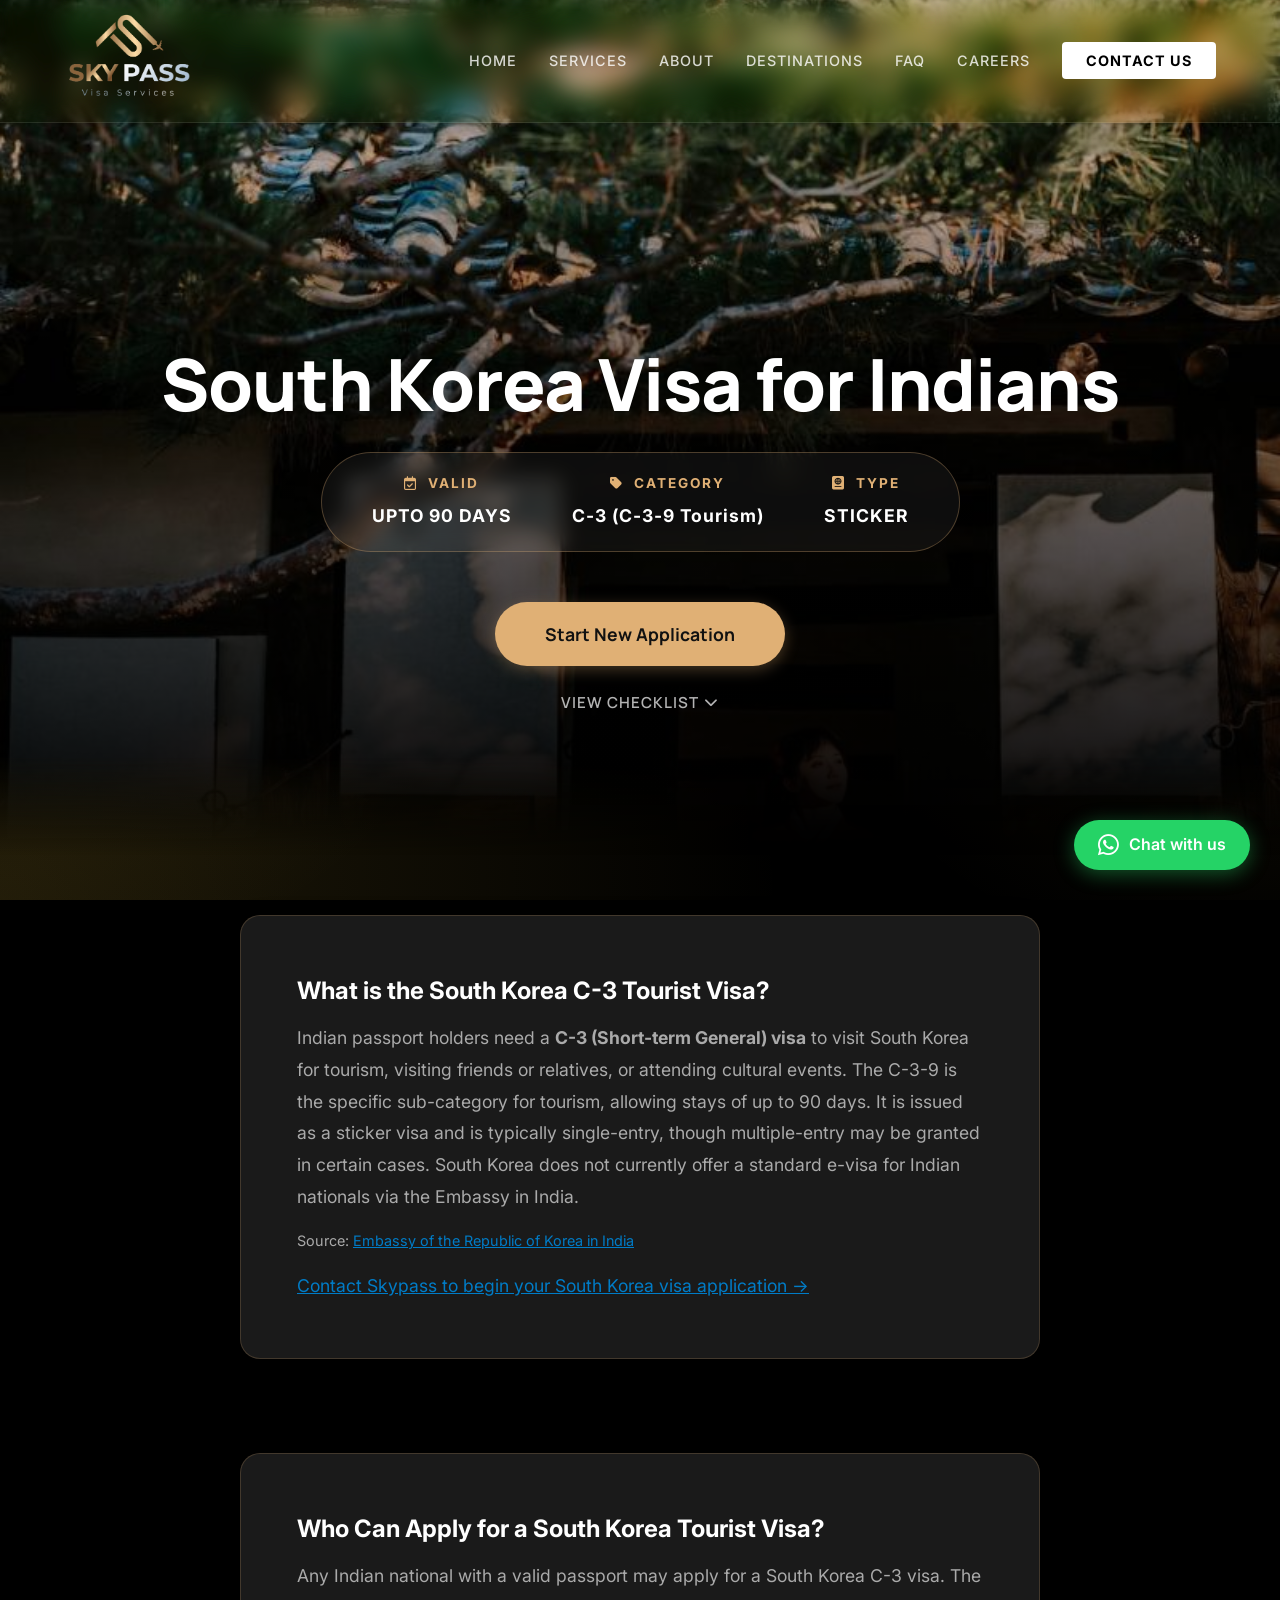
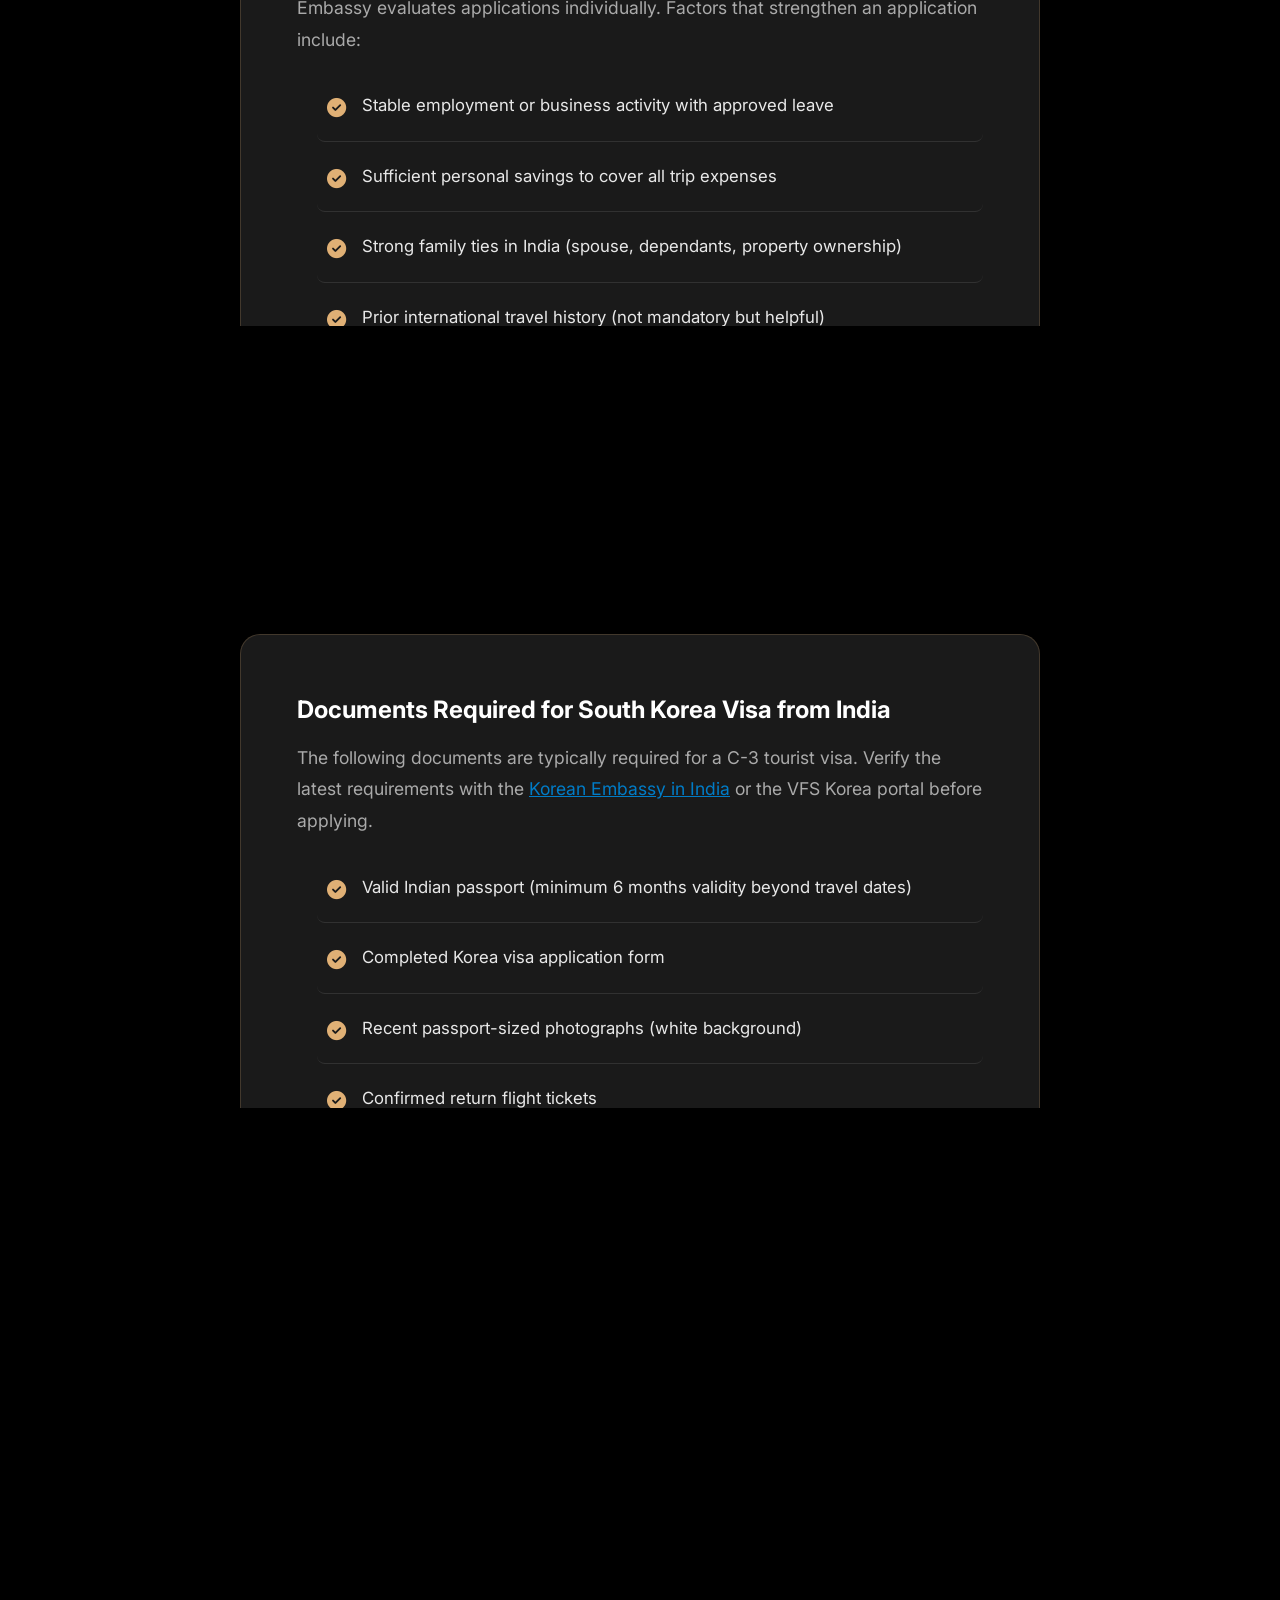
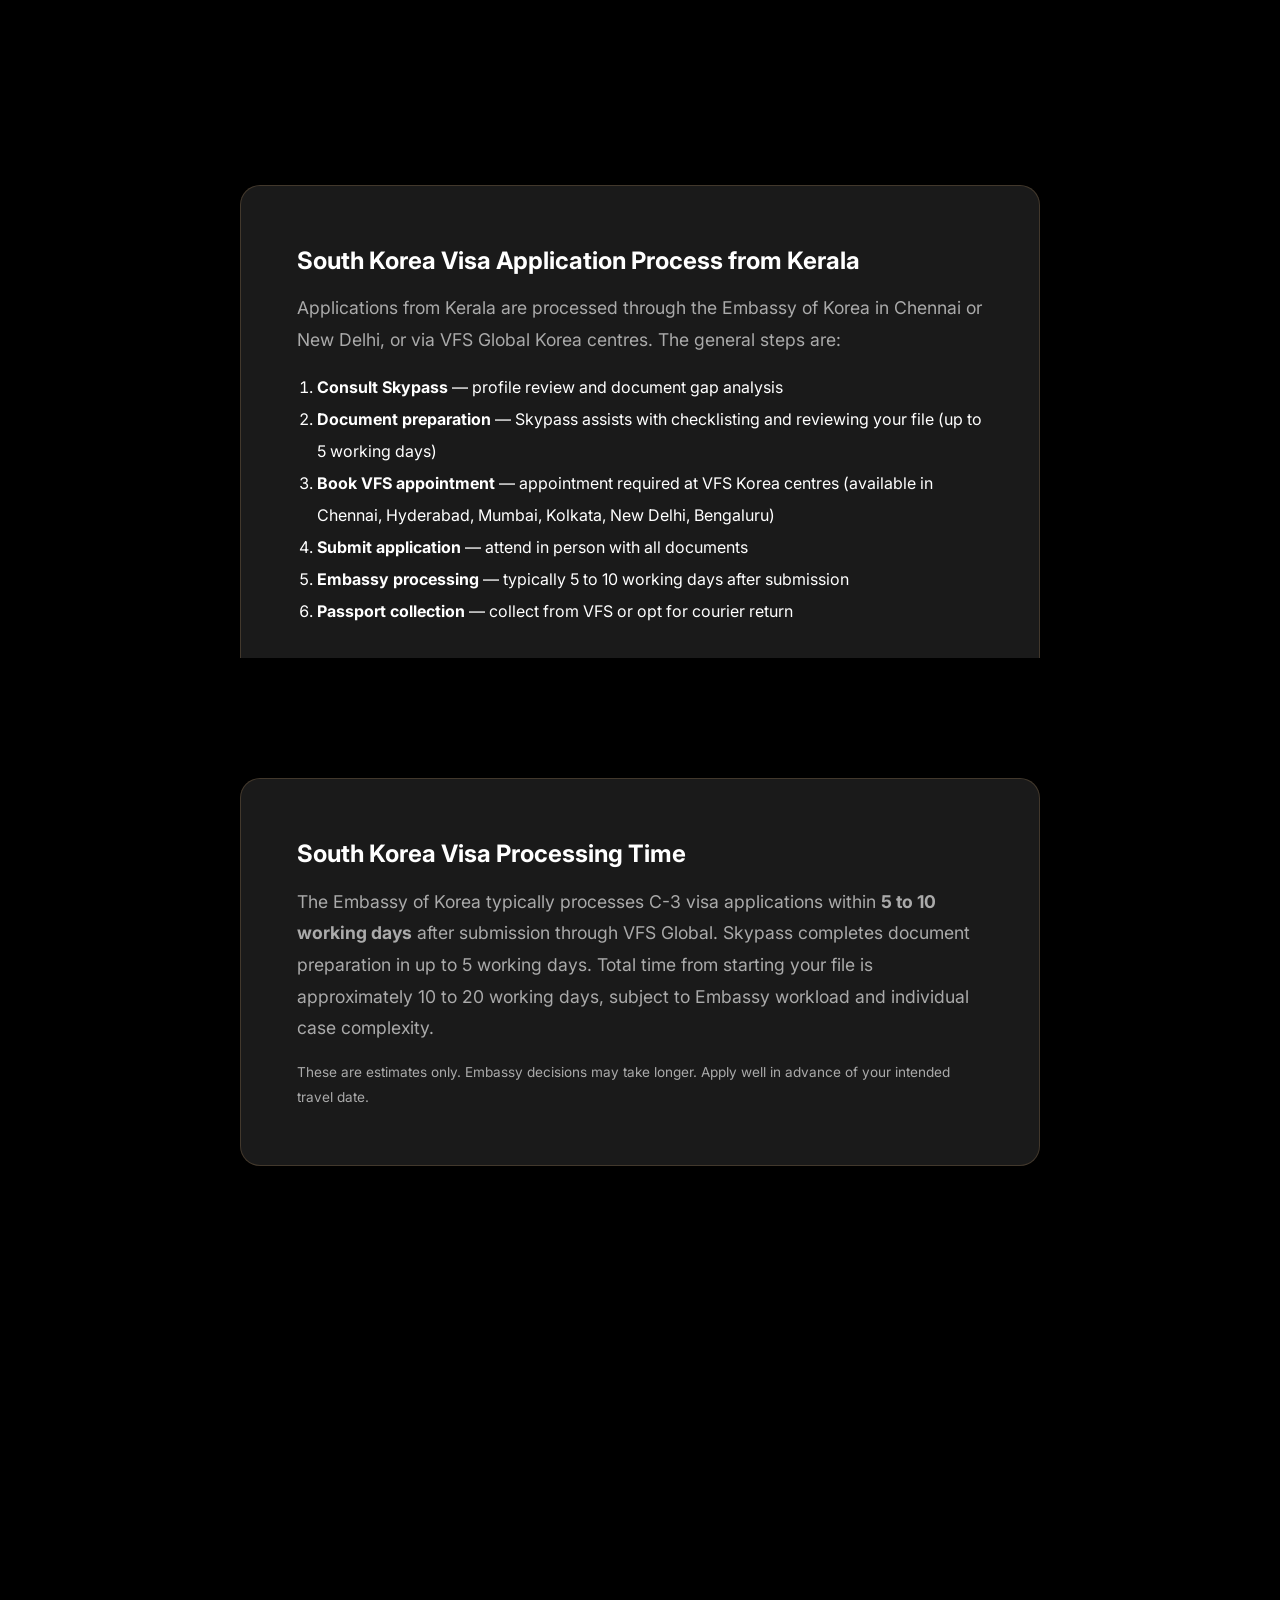
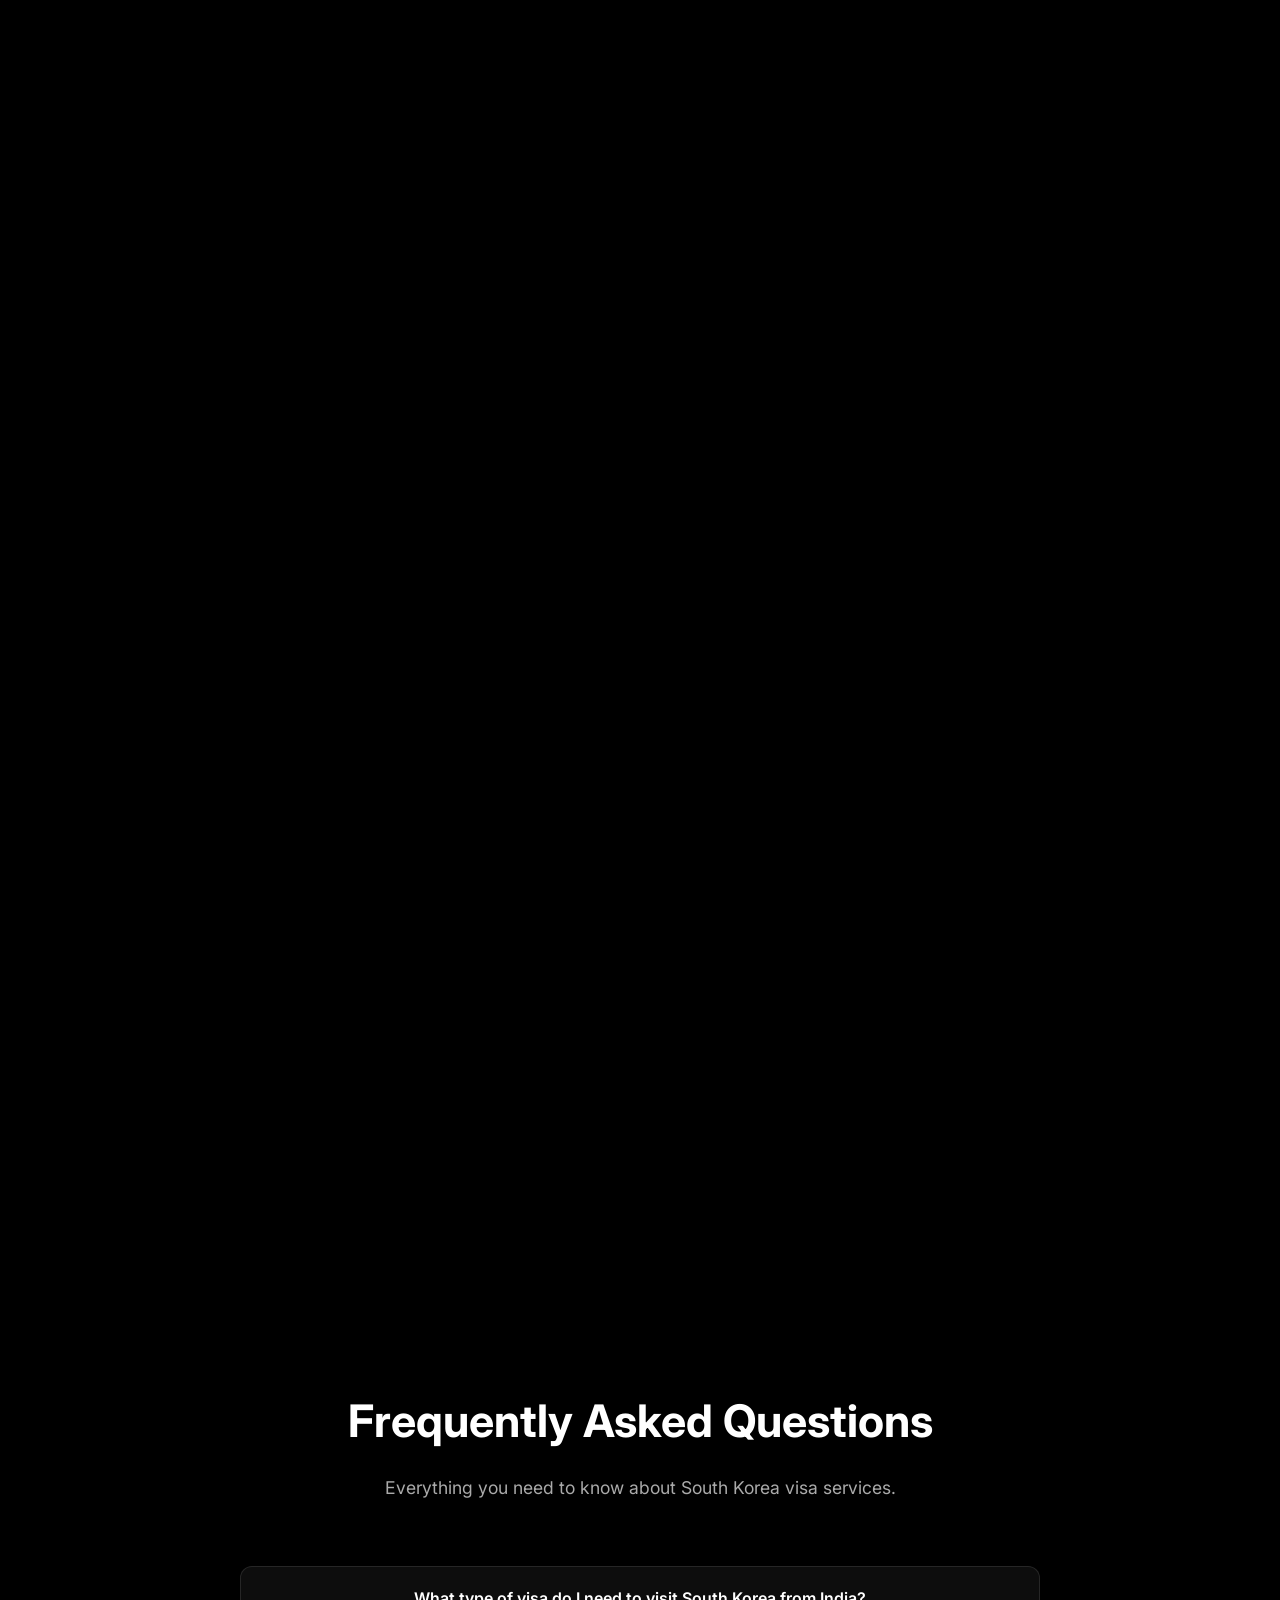
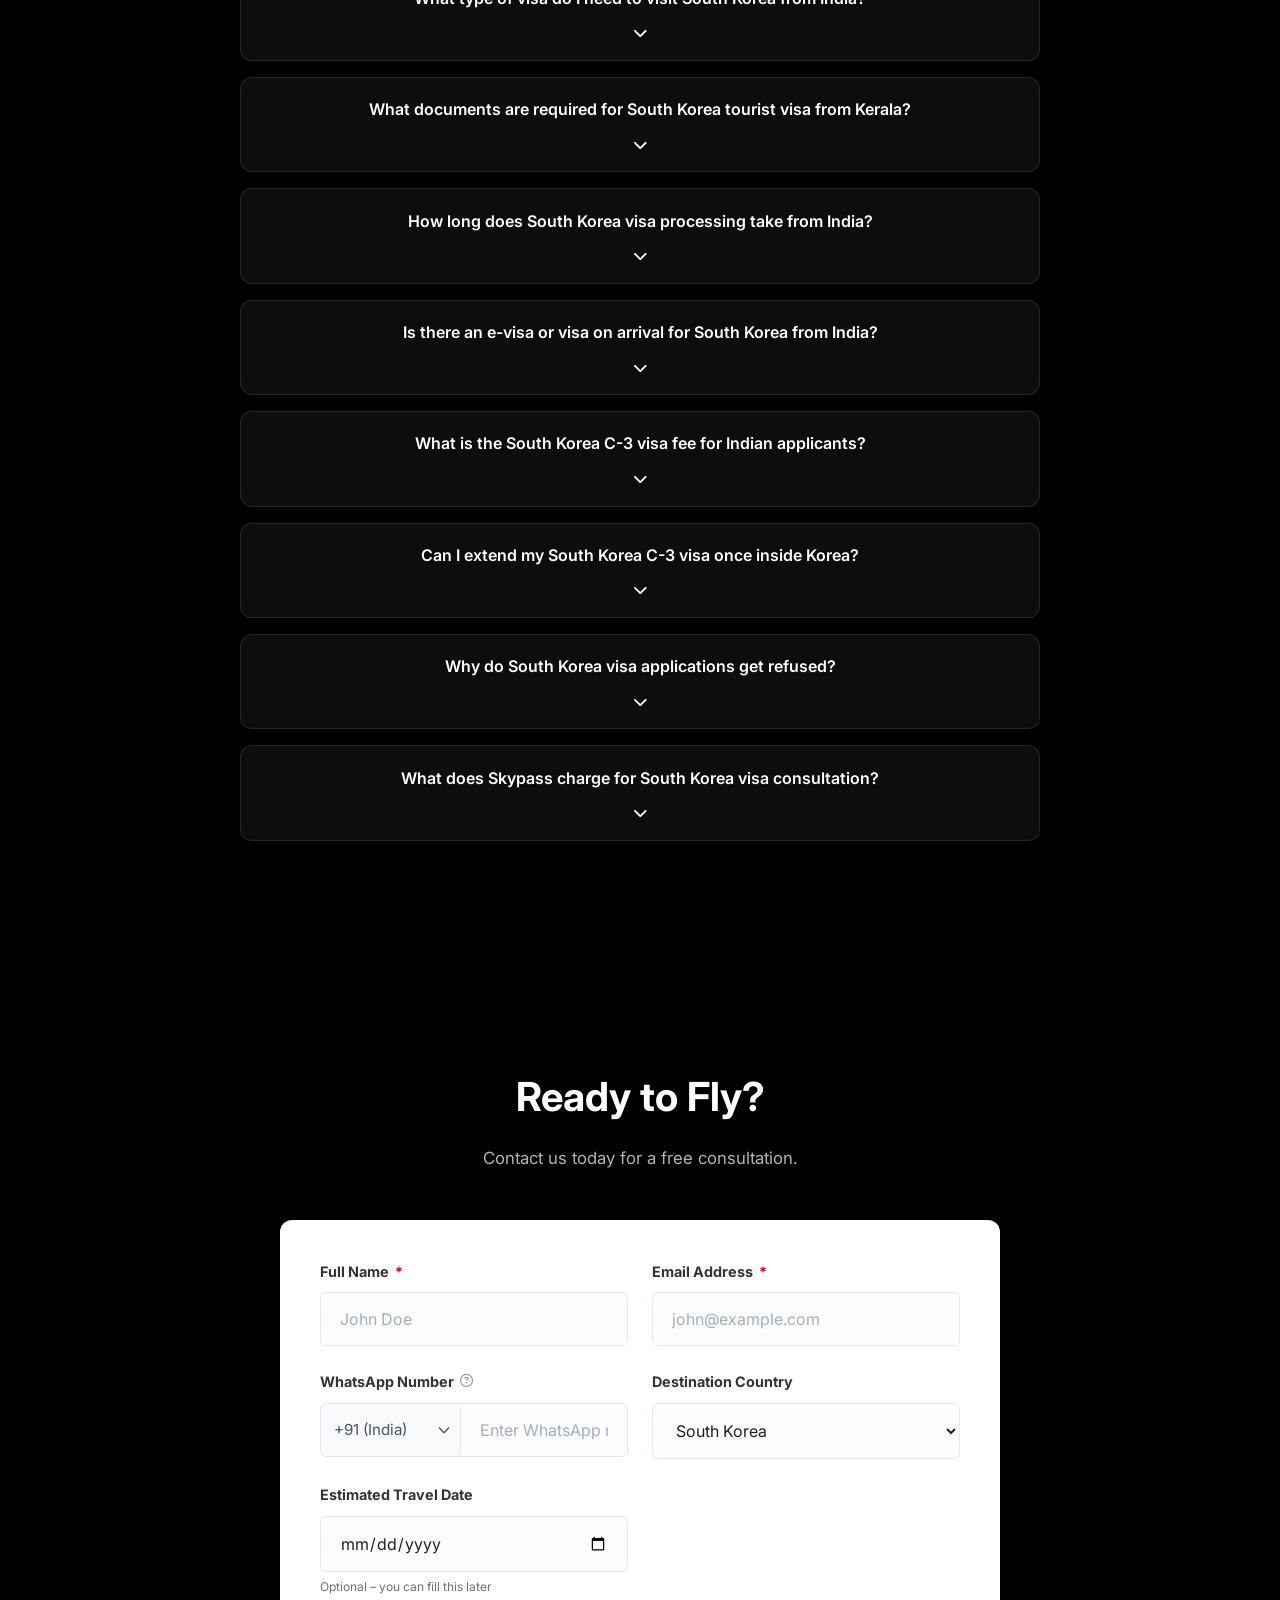
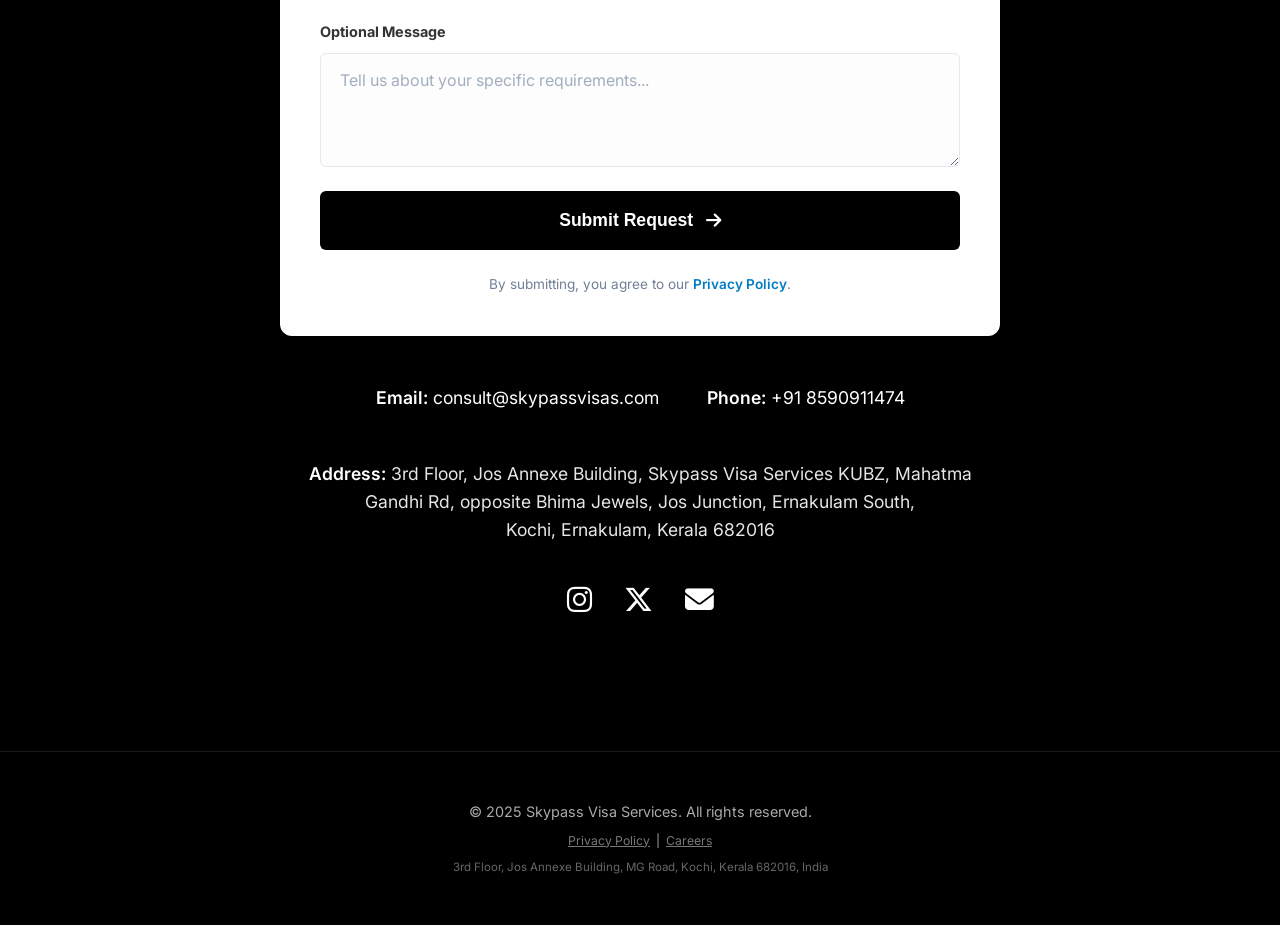
<file: south-korea-visa/index.html>
<!DOCTYPE html>
<html lang="en">

<head>
    <meta charset="UTF-8">
    <meta name="viewport" content="width=device-width, initial-scale=1.0">

    <!-- Primary Meta Tags -->
    <title>South Korea Visa Consultant Kochi | Skypass Visa Services Kerala</title>
    <meta name="title" content="South Korea Visa Consultant Kochi | Skypass Visa Services Kerala">
    <meta name="description"
        content="Get your South Korea C3 tourist visa from Kerala. Skypass Visa Services, trusted Korea visa consultant in Kochi.">
    <meta name="keywords"
        content="south korea visa kochi, korea visa kerala, korea tourist visa consultant kochi, c3 visa agent kochi, south korea visa from kerala, how to get south korea visa from kerala">
    <meta name="author" content="Skypass Visa Services">
    <meta name="robots" content="index, follow">
    <link rel="canonical" href="https://skypassvisas.com/south-korea-visa/">

    <!-- Open Graph / Facebook / LinkedIn -->
    <meta property="og:type" content="website">
    <meta property="og:url" content="https://skypassvisas.com/south-korea-visa/">
    <meta property="og:title" content="South Korea Visa Consultant Kochi | Skypass Visa Services Kerala">
    <meta property="og:description"
        content="Get your South Korea C3 tourist visa from Kerala. Skypass Visa Services, trusted Korea visa consultant in Kochi.">
    <meta property="og:image" content="https://skypassvisas.com/assets/og_image.png">

    <!-- Twitter -->
    <meta property="twitter:card" content="summary_large_image">
    <meta property="twitter:url" content="https://skypassvisas.com/south-korea-visa/">
    <meta property="twitter:title" content="South Korea Visa Consultant Kochi | Skypass Visa Services Kerala">
    <meta property="twitter:description"
        content="Get your South Korea C3 tourist visa from Kerala. Skypass Visa Services, trusted Korea visa consultant in Kochi.">
    <meta property="twitter:image" content="https://skypassvisas.com/assets/og_image.png">

    <!-- Structured Data -->
    <script type="application/ld+json">
    {
      "@context": "https://schema.org",
      "@type": "LocalBusiness",
      "@id": "https://skypassvisas.com/#localbusiness",
      "name": "Skypass Visa Services",
      "image": "https://skypassvisas.com/assets/og_image.png",
      "url": "https://skypassvisas.com/",
      "telephone": "+918590911474",
      "email": "consult@skypassvisas.com",
      "address": {
        "@type": "PostalAddress",
        "streetAddress": "3rd Floor, Jos Annexe Building, MG Road, Jos Junction, Ernakulam South",
        "addressLocality": "Kochi",
        "addressRegion": "Kerala",
        "postalCode": "682016",
        "addressCountry": "IN"
      },
      "sameAs": [
        "https://www.instagram.com/skypass_kochi/",
        "https://x.com/skypass_kochi"
      ]
    }
    </script>

    <script type="application/ld+json">
    {
      "@context": "https://schema.org",
      "@type": "Service",
      "name": "South Korea C3 Tourist Visa Consultation",
      "description": "Skypass Visa Services provides consultation, documentation preparation, application review and assistance for South Korea C3 short-term tourist visa applicants from Kerala, India.",
      "provider": {
        "@id": "https://skypassvisas.com/#localbusiness"
      },
      "serviceType": "Visa Consultancy",
      "areaServed": ["Kochi", "Kerala", "India"],
      "url": "https://skypassvisas.com/south-korea-visa/"
    }
    </script>

    <script type="application/ld+json">
    {
      "@context": "https://schema.org",
      "@type": "BreadcrumbList",
      "itemListElement": [
        {
          "@type": "ListItem",
          "position": 1,
          "name": "Home",
          "item": "https://skypassvisas.com/"
        },
        {
          "@type": "ListItem",
          "position": 2,
          "name": "South Korea Visa",
          "item": "https://skypassvisas.com/south-korea-visa/"
        }
      ]
    }
    </script>

    <script type="application/ld+json">
    {
      "@context": "https://schema.org",
      "@type": "FAQPage",
      "mainEntity": [
        {
          "@type": "Question",
          "name": "What type of visa do I need to visit South Korea from India?",
          "acceptedAnswer": {
            "@type": "Answer",
            "text": "Indian nationals need a C-3 (Short-term General) visa for tourism in South Korea. The specific sub-category for tourism is C-3-9, allowing stays of up to 90 days. It is issued as a sticker visa, typically single-entry."
          }
        },
        {
          "@type": "Question",
          "name": "What documents are required for South Korea tourist visa from Kerala?",
          "acceptedAnswer": {
            "@type": "Answer",
            "text": "Key documents include: valid passport (6+ months validity), completed Korea visa application form, passport photographs, confirmed return flight tickets, hotel bookings, bank statements for 3–6 months, employer NOC with leave approval, and a detailed day-by-day itinerary."
          }
        },
        {
          "@type": "Question",
          "name": "How long does South Korea visa processing take from India?",
          "acceptedAnswer": {
            "@type": "Answer",
            "text": "The Embassy of Korea typically processes C-3 visa applications within 5 to 10 working days after submission through VFS Global. Skypass completes document preparation in up to 5 working days. Apply at least 3–4 weeks before your travel date."
          }
        },
        {
          "@type": "Question",
          "name": "Is there an e-visa or visa on arrival for South Korea from India?",
          "acceptedAnswer": {
            "@type": "Answer",
            "text": "South Korea does not currently offer a standard tourist e-visa for Indian nationals through the Embassy in India, nor is there a visa on arrival. Applications must be submitted in advance through VFS Global Korea or the Korean Embassy/Consulate."
          }
        },
        {
          "@type": "Question",
          "name": "Why do South Korea visa applications get refused?",
          "acceptedAnswer": {
            "@type": "Answer",
            "text": "Common refusal reasons include: insufficient bank balance for the trip duration, vague itinerary, missing employer NOC, weak ties to India, undisclosed prior refusals, and inconsistencies between submitted documents."
          }
        }
      ]
    }
    </script>

    <!-- Favicon & Theme -->
    <link rel="icon" type="image/png" href="../assets/favicon.png">
    <link rel="apple-touch-icon" href="../assets/favicon.png">
    <meta name="theme-color" content="#000000">

    <link rel="preconnect" href="https://fonts.googleapis.com">
    <link rel="preconnect" href="https://fonts.gstatic.com" crossorigin>
    <link
        href="https://fonts.googleapis.com/css2?family=Manrope:wght@400;500;600;700;800&family=Inter:wght@300;400;500;600&display=swap"
        rel="stylesheet">
    <link rel="stylesheet" href="https://cdnjs.cloudflare.com/ajax/libs/font-awesome/6.5.1/css/all.min.css">
    <link rel="stylesheet" href="../css/styles.css">
</head>

<body class="country-page">
    <header>
        <div class="logo-container">
            <a href="../index.html"><img src="../assets/skypass_logo.png" alt="Skypass Visa Services Logo" class="logo"></a>
        </div>
        <button class="mobile-menu-toggle" aria-label="Toggle menu">
            <span></span>
            <span></span>
            <span></span>
        </button>
        <nav>
            <ul>
                <li><a href="../index.html#home">Home</a></li>
                <li><a href="../index.html#services">Services</a></li>
                <li><a href="../index.html#about">About</a></li>
                <li><a href="../index.html#countries">Destinations</a></li>
                <li><a href="../index.html#faq">FAQ</a></li>
                <li><a href="../careers.html">Careers</a></li>
                <li><a href="#contact" class="cta-button-small">Contact Us</a></li>
            </ul>
        </nav>
    </header>

    <main>
        <section class="country-hero" style="background-image: url('../assets/korea.png');">
    <div class="country-hero-content">
        <h1>South Korea Visa for Indians</h1>
        <div class="country-hero-stats">
            <div class="stat-item">
                <span class="stat-label"><i class="fa-regular fa-calendar-check" style="margin-right: 5px;"></i> VALID</span>
                <span class="stat-value">UPTO 90 DAYS</span>
            </div>
            <div class="stat-item">
                <span class="stat-label"><i class="fa-solid fa-tag" style="margin-right: 5px;"></i> CATEGORY</span>
                <span class="stat-value">C-3 (C-3-9 Tourism)</span>
            </div>
            <div class="stat-item">
                <span class="stat-label"><i class="fa-solid fa-passport" style="margin-right: 5px;"></i> TYPE</span>
                <span class="stat-value">STICKER</span>
            </div>
        </div>
        <a href="#contact" class="btn-start-app">Start New Application</a>
        <a href="#checklist" class="view-checklist">View Checklist <i class="fa-solid fa-chevron-down" style="margin-left: 5px;"></i></a>
    </div>
</section>

<section id="checklist" class="services" style="padding-top: 60px;">
    <div class="about-container" style="max-width: 800px; margin: 0 auto;">
        <div class="about-content">

            <div class="about-story" style="margin-bottom: 30px;">
                <h2 style="font-size: 1.5rem; margin-bottom: 12px;">What is the South Korea C-3 Tourist Visa?</h2>
                <p>Indian passport holders need a <strong>C-3 (Short-term General) visa</strong> to visit South Korea for tourism, visiting friends or relatives, or attending cultural events. The C-3-9 is the specific sub-category for tourism, allowing stays of up to 90 days. It is issued as a sticker visa and is typically single-entry, though multiple-entry may be granted in certain cases. South Korea does not currently offer a standard e-visa for Indian nationals via the Embassy in India.</p>
                <p style="margin-top: 10px; font-size: 0.9em; color: var(--text-muted);">Source: <a href="https://overseas.mofa.go.kr/in-en/index.do" target="_blank" rel="noopener" style="color: var(--secondary-color);">Embassy of the Republic of Korea in India</a></p>
                <p style="margin-top: 10px;"><a href="#contact" style="color: var(--secondary-color);">Contact Skypass to begin your South Korea visa application →</a></p>
            </div>

            <div class="about-story" style="margin-bottom: 30px;">
                <h2 style="font-size: 1.5rem; margin-bottom: 12px;">Who Can Apply for a South Korea Tourist Visa?</h2>
                <p>Any Indian national with a valid passport may apply for a South Korea C-3 visa. The Embassy evaluates applications individually. Factors that strengthen an application include:</p>
                <ul style="margin-top: 10px; padding-left: 20px; line-height: 2;">
                    <li>Stable employment or business activity with approved leave</li>
                    <li>Sufficient personal savings to cover all trip expenses</li>
                    <li>Strong family ties in India (spouse, dependants, property ownership)</li>
                    <li>Prior international travel history (not mandatory but helpful)</li>
                    <li>A clear, day-by-day travel itinerary with confirmed bookings</li>
                </ul>
                <p style="margin-top: 10px; font-size: 0.85em; color: var(--text-muted);">Note: Meeting these criteria does not guarantee visa approval. All visa decisions are made by the Embassy of the Republic of Korea.</p>
            </div>

            <div class="about-story" style="margin-bottom: 30px;">
                <h2 style="font-size: 1.5rem; margin-bottom: 12px;">Documents Required for South Korea Visa from India</h2>
                <p>The following documents are typically required for a C-3 tourist visa. Verify the latest requirements with the <a href="https://overseas.mofa.go.kr/in-en/index.do" target="_blank" rel="noopener" style="color: var(--secondary-color);">Korean Embassy in India</a> or the VFS Korea portal before applying.</p>
                <ul style="margin-top: 10px; padding-left: 20px; line-height: 2;">
                    <li>Valid Indian passport (minimum 6 months validity beyond travel dates)</li>
                    <li>Completed Korea visa application form</li>
                    <li>Recent passport-sized photographs (white background)</li>
                    <li>Confirmed return flight tickets</li>
                    <li>Hotel bookings or accommodation proof for all nights</li>
                    <li>Bank statements for the last 3 to 6 months</li>
                    <li>Employment certificate or NOC with approved leave letter (salaried applicants)</li>
                    <li>Business registration and income documents (self-employed applicants)</li>
                    <li>Detailed day-by-day itinerary</li>
                    <li>Income tax returns (ITR) for the previous year, if applicable</li>
                </ul>
                <p style="margin-top: 10px;"><a href="#contact" style="color: var(--secondary-color);">Ask Skypass for a personalised document checklist →</a></p>
            </div>

            <div class="about-story" style="margin-bottom: 30px;">
                <h2 style="font-size: 1.5rem; margin-bottom: 12px;">South Korea Visa Application Process from Kerala</h2>
                <p>Applications from Kerala are processed through the Embassy of Korea in Chennai or New Delhi, or via VFS Global Korea centres. The general steps are:</p>
                <ol style="margin-top: 10px; padding-left: 20px; line-height: 2;">
                    <li><strong>Consult Skypass</strong> — profile review and document gap analysis</li>
                    <li><strong>Document preparation</strong> — Skypass assists with checklisting and reviewing your file (up to 5 working days)</li>
                    <li><strong>Book VFS appointment</strong> — appointment required at VFS Korea centres (available in Chennai, Hyderabad, Mumbai, Kolkata, New Delhi, Bengaluru)</li>
                    <li><strong>Submit application</strong> — attend in person with all documents</li>
                    <li><strong>Embassy processing</strong> — typically 5 to 10 working days after submission</li>
                    <li><strong>Passport collection</strong> — collect from VFS or opt for courier return</li>
                </ol>
            </div>

            <div class="about-story" style="margin-bottom: 30px;">
                <h2 style="font-size: 1.5rem; margin-bottom: 12px;">South Korea Visa Processing Time</h2>
                <p>The Embassy of Korea typically processes C-3 visa applications within <strong>5 to 10 working days</strong> after submission through VFS Global. Skypass completes document preparation in up to 5 working days. Total time from starting your file is approximately 10 to 20 working days, subject to Embassy workload and individual case complexity.</p>
                <p style="margin-top: 10px; font-size: 0.85em; color: var(--text-muted);">These are estimates only. Embassy decisions may take longer. Apply well in advance of your intended travel date.</p>
            </div>

            <div class="about-story" style="margin-bottom: 30px;">
                <h2 style="font-size: 1.5rem; margin-bottom: 12px;">Common Reasons for South Korea Visa Refusal</h2>
                <p>South Korea C-3 visa refusals often occur due to one or more of the following:</p>
                <ul style="margin-top: 10px; padding-left: 20px; line-height: 2;">
                    <li>Insufficient bank balance relative to trip cost and duration</li>
                    <li>Vague or incomplete travel itinerary</li>
                    <li>Missing employer NOC or leave approval letter</li>
                    <li>No clear reason to return to India (weak ties to home country)</li>
                    <li>Prior visa refusals not disclosed in the application</li>
                    <li>Inconsistencies between submitted documents</li>
                </ul>
                <p style="margin-top: 10px;"><a href="#contact" style="color: var(--secondary-color);">Get a profile review before applying →</a></p>
            </div>

            <div class="about-story" style="margin-bottom: 30px;">
                <h2 style="font-size: 1.5rem; margin-bottom: 12px;">What Does Skypass Provide for South Korea Visa Applicants?</h2>
                <p>Skypass Visa Services is a visa consultancy based in Kochi, Kerala. For South Korea visa applicants, we provide:</p>
                <ul style="margin-top: 10px; padding-left: 20px; line-height: 2;">
                    <li>Free initial profile assessment</li>
                    <li>Personalised document checklist based on your employment type</li>
                    <li>Application form review and correction</li>
                    <li>Itinerary drafting assistance</li>
                    <li>VFS appointment guidance</li>
                    <li>WhatsApp and in-office support throughout the process</li>
                </ul>
                <p style="margin-top: 10px; font-size: 0.85em; color: var(--text-muted);">Skypass is a consultancy service. We do not submit applications on your behalf, and we cannot guarantee visa approval. All decisions rest with the Embassy of the Republic of Korea.</p>
            </div>

        </div>
    </div>
</section>

        <section id="faq" class="faq">
            <div class="section-header">
                <h2>Frequently Asked Questions</h2>
                <p>Everything you need to know about South Korea visa services.</p>
            </div>
            <div class="faq-accordion">
                <div class="faq-item">
                    <div class="faq-question">What type of visa do I need to visit South Korea from India? <i class="fas fa-chevron-down"></i></div>
                    <div class="faq-answer">Indian nationals need a C-3 (Short-term General) visa for tourism in South Korea. The specific sub-category for tourism is C-3-9, allowing stays of up to 90 days. It is issued as a sticker visa, typically single-entry.</div>
                </div>
                <div class="faq-item">
                    <div class="faq-question">What documents are required for South Korea tourist visa from Kerala? <i class="fas fa-chevron-down"></i></div>
                    <div class="faq-answer">Key documents include: valid passport (6+ months validity), completed Korea visa application form, passport photographs, confirmed return flight tickets, hotel bookings, bank statements for 3–6 months, employer NOC with leave approval, and a detailed day-by-day itinerary. Always verify requirements with the Embassy of Korea.</div>
                </div>
                <div class="faq-item">
                    <div class="faq-question">How long does South Korea visa processing take from India? <i class="fas fa-chevron-down"></i></div>
                    <div class="faq-answer">The Embassy of Korea typically processes C-3 visa applications within 5 to 10 working days after submission through VFS Global. Skypass completes document preparation in up to 5 working days. Apply at least 3–4 weeks before your travel date.</div>
                </div>
                <div class="faq-item">
                    <div class="faq-question">Is there an e-visa or visa on arrival for South Korea from India? <i class="fas fa-chevron-down"></i></div>
                    <div class="faq-answer">South Korea does not currently offer a standard tourist e-visa for Indian nationals through the Embassy in India, nor is there a visa on arrival. Applications must be submitted in advance through VFS Global Korea or the Korean Embassy/Consulate.</div>
                </div>
                <div class="faq-item">
                    <div class="faq-question">What is the South Korea C-3 visa fee for Indian applicants? <i class="fas fa-chevron-down"></i></div>
                    <div class="faq-answer">The Korean Embassy visa fee for a single-entry C-3 visa is approximately ₹3,000–₹5,000, plus VFS Global service charges. Fees are set by the Embassy and VFS and are subject to change. Contact Skypass for the current fee schedule.</div>
                </div>
                <div class="faq-item">
                    <div class="faq-question">Can I extend my South Korea C-3 visa once inside Korea? <i class="fas fa-chevron-down"></i></div>
                    <div class="faq-answer">In limited circumstances, short-term visas may be extended from within South Korea through the local immigration office (Hi Korea portal). However, extensions are not routinely granted for tourism purposes. Plan your travel within your approved visa duration.</div>
                </div>
                <div class="faq-item">
                    <div class="faq-question">Why do South Korea visa applications get refused? <i class="fas fa-chevron-down"></i></div>
                    <div class="faq-answer">Common refusal reasons include: insufficient bank balance for the trip duration, vague itinerary, missing employer NOC, weak ties to India, undisclosed prior refusals, and inconsistencies between submitted documents.</div>
                </div>
                <div class="faq-item">
                    <div class="faq-question">What does Skypass charge for South Korea visa consultation? <i class="fas fa-chevron-down"></i></div>
                    <div class="faq-answer">Contact us for our current consultation fee structure. Skypass charges a consultancy fee for document review and preparation assistance, which is separate from the Embassy visa fee and VFS service charges.</div>
                </div>
            </div>
        </section>

        <section id="contact" class="contact">
            <div class="contact-container">
                <h2>Ready to Fly?</h2>
                <p>Contact us today for a free consultation.</p>

                <form id="lead-capture-form" class="lead-form">
                    <div id="form-status" class="form-status"></div>

                    <div class="form-grid">
                        <div class="form-group">
                            <label for="name">Full Name <span class="required">*</span></label>
                            <input type="text" id="name" name="name" placeholder="John Doe" required>
                        </div>
                        <div class="form-group">
                            <label for="email">Email Address <span class="required">*</span></label>
                            <input type="email" id="email" name="email" placeholder="john@example.com" required>
                        </div>
                        <div class="form-group">
                            <label for="phone">WhatsApp Number <i class="far fa-question-circle info-icon"></i></label>
                            <div class="phone-input-container">
                                <select id="countryCode" name="countryCode" class="phone-prefix-select">
                                    <option value="+91" selected>+91 (India)</option>
                                    <option value="+1">+1 (USA)</option>
                                    <option value="+44">+44 (UK)</option>
                                    <option value="+971">+971 (UAE)</option>
                                    <option value="+61">+61 (Australia)</option>
                                </select>
                                <input type="tel" id="phone" name="phone" placeholder="Enter WhatsApp number" required>
                            </div>
                            <span id="phone-error" class="inline-error">Invalid phone number</span>
                        </div>
                        <div class="form-group">
                            <label for="country">Destination Country</label>
                            <select id="country" name="country" required>
                                <option value="" disabled>Select destination</option>
                                                                <option value="USA">USA</option>
                                                                <option value="Canada">Canada</option>
                                                                <option value="UK">United Kingdom</option>
                                                                <option value="Australia">Australia</option>
                                                                <option value="Schengen">Schengen Area</option>
                                                                <option value="South Korea">South Korea</option>
                                                                <option value="Japan">Japan</option>
                                                                <option value="New Zealand">New Zealand</option>
                                                                <option value="UAE">UAE</option>
                                                                <option value="Other">Other</option>
                            </select>
                            <script>
                                // Pre-select the country based on the page
                                document.addEventListener('DOMContentLoaded', () => {
                                    const select = document.getElementById('country');
                                    for (let i = 0; i < select.options.length; i++) {
                                        if (select.options[i].value === 'South Korea') {
                                            select.selectedIndex = i;
                                            break;
                                        }
                                    }
                                });
                            </script>
                        </div>
                        <div class="form-group">
                            <label for="travelDate">Estimated Travel Date</label>
                            <input type="date" id="travelDate" name="travelDate">
                            <span style="font-size: 0.75rem; color: #6b7280; margin-top: -4px;">Optional – you can fill
                                this later</span>
                        </div>
                    </div>

                    <div class="form-group">
                        <label for="message">Optional Message</label>
                        <textarea id="message" name="message" placeholder="Tell us about your specific requirements..."
                            rows="4"></textarea>
                    </div>

                    <button type="submit" id="submit-btn" class="submit-button">
                        Submit Request <i class="fas fa-arrow-right"></i>
                    </button>

                    <div class="form-footer">
                        By submitting, you agree to our <a href="../privacy-policy.html">Privacy Policy</a>.
                    </div>
                </form>

                <div class="contact-details">
                    <div class="contact-item">
                        <span>Email:</span> <a href="mailto:consult@skypassvisas.com">consult@skypassvisas.com</a>
                    </div>
                    <div class="contact-item">
                        <span>Phone:</span> <a href="tel:+918590911474">+91 8590911474</a>
                    </div>
                    <div class="contact-item">
                        <span>Address:</span> 3rd Floor, Jos Annexe Building, Skypass Visa Services KUBZ, Mahatma Gandhi Rd, opposite Bhima Jewels, Jos Junction, Ernakulam South,<br>
                        Kochi, Ernakulam, Kerala 682016
                    </div>
                </div>
                <div class="social-links">
                    <a href="https://www.instagram.com/skypass_kochi/" class="social-icon" aria-label="Instagram"><i
                            class="fab fa-instagram"></i></a>
                    <a href="https://x.com/skypass_kochi" class="social-icon" aria-label="X (Twitter)"><i
                            class="fab fa-x-twitter"></i></a>
                    <a href="mailto:consult@skypassvisas.com" class="social-icon" aria-label="Email"><i
                            class="fas fa-envelope"></i></a>
                </div>
            </div>
        </section>
    </main>

    <footer>
        <p>&copy; 2025 Skypass Visa Services. All rights reserved.</p>
        <p style="margin-top: 8px; font-size: 0.85em;">
            <a href="/privacy-policy.html" style="color: inherit; text-decoration: underline; opacity: 0.7;">Privacy Policy</a>
            &nbsp;|&nbsp;
            <a href="/careers.html" style="color: inherit; text-decoration: underline; opacity: 0.7;">Careers</a>
        </p>
        <p style="margin-top: 8px; font-size: 0.8em; opacity: 0.6;">3rd Floor, Jos Annexe Building, MG Road, Kochi, Kerala 682016, India</p>
    </footer>

    <!-- Floating WhatsApp Button -->
    <a href="https://wa.me/+918590911474" class="whatsapp-float" target="_blank" aria-label="Chat on WhatsApp">
        <i class="fab fa-whatsapp"></i>
        <span>Chat with us</span>
    </a>

    <script src="../js/scripts.js?v=1.1"></script>
</body>

</html>
</file>
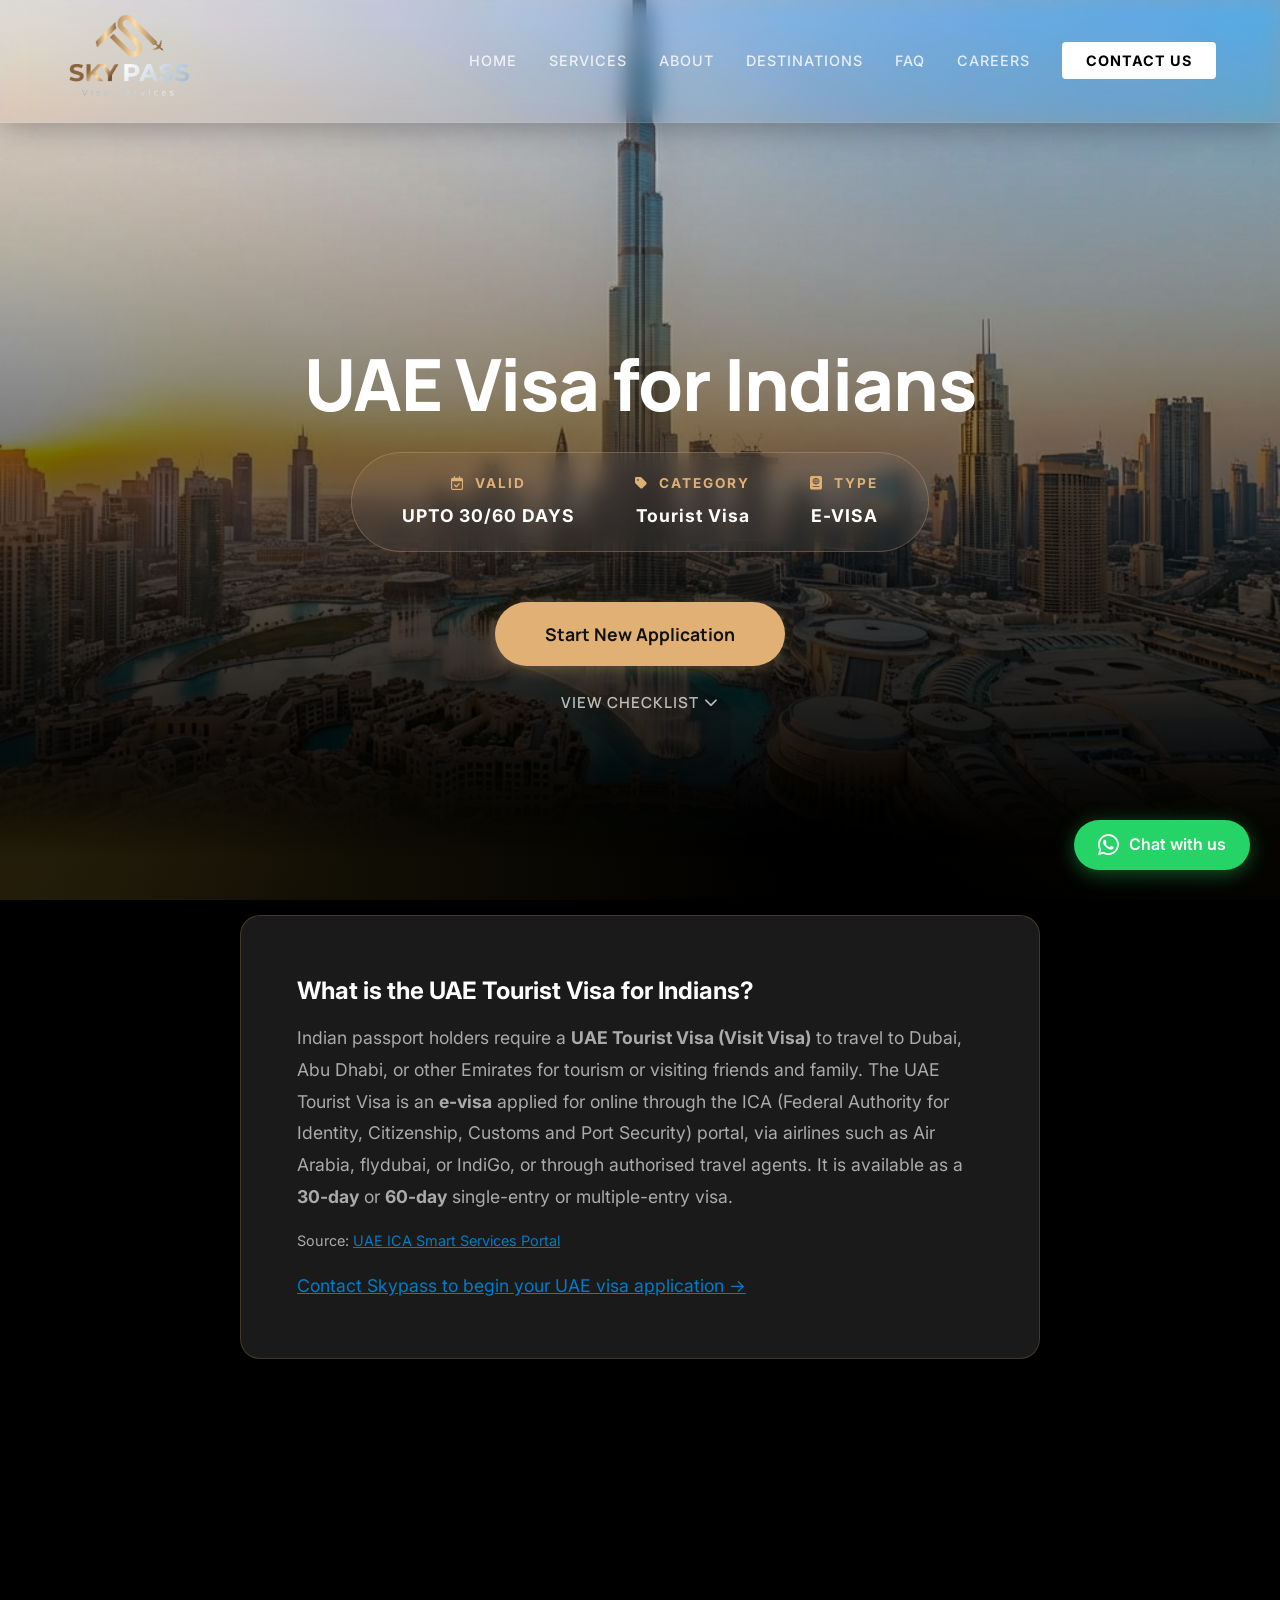
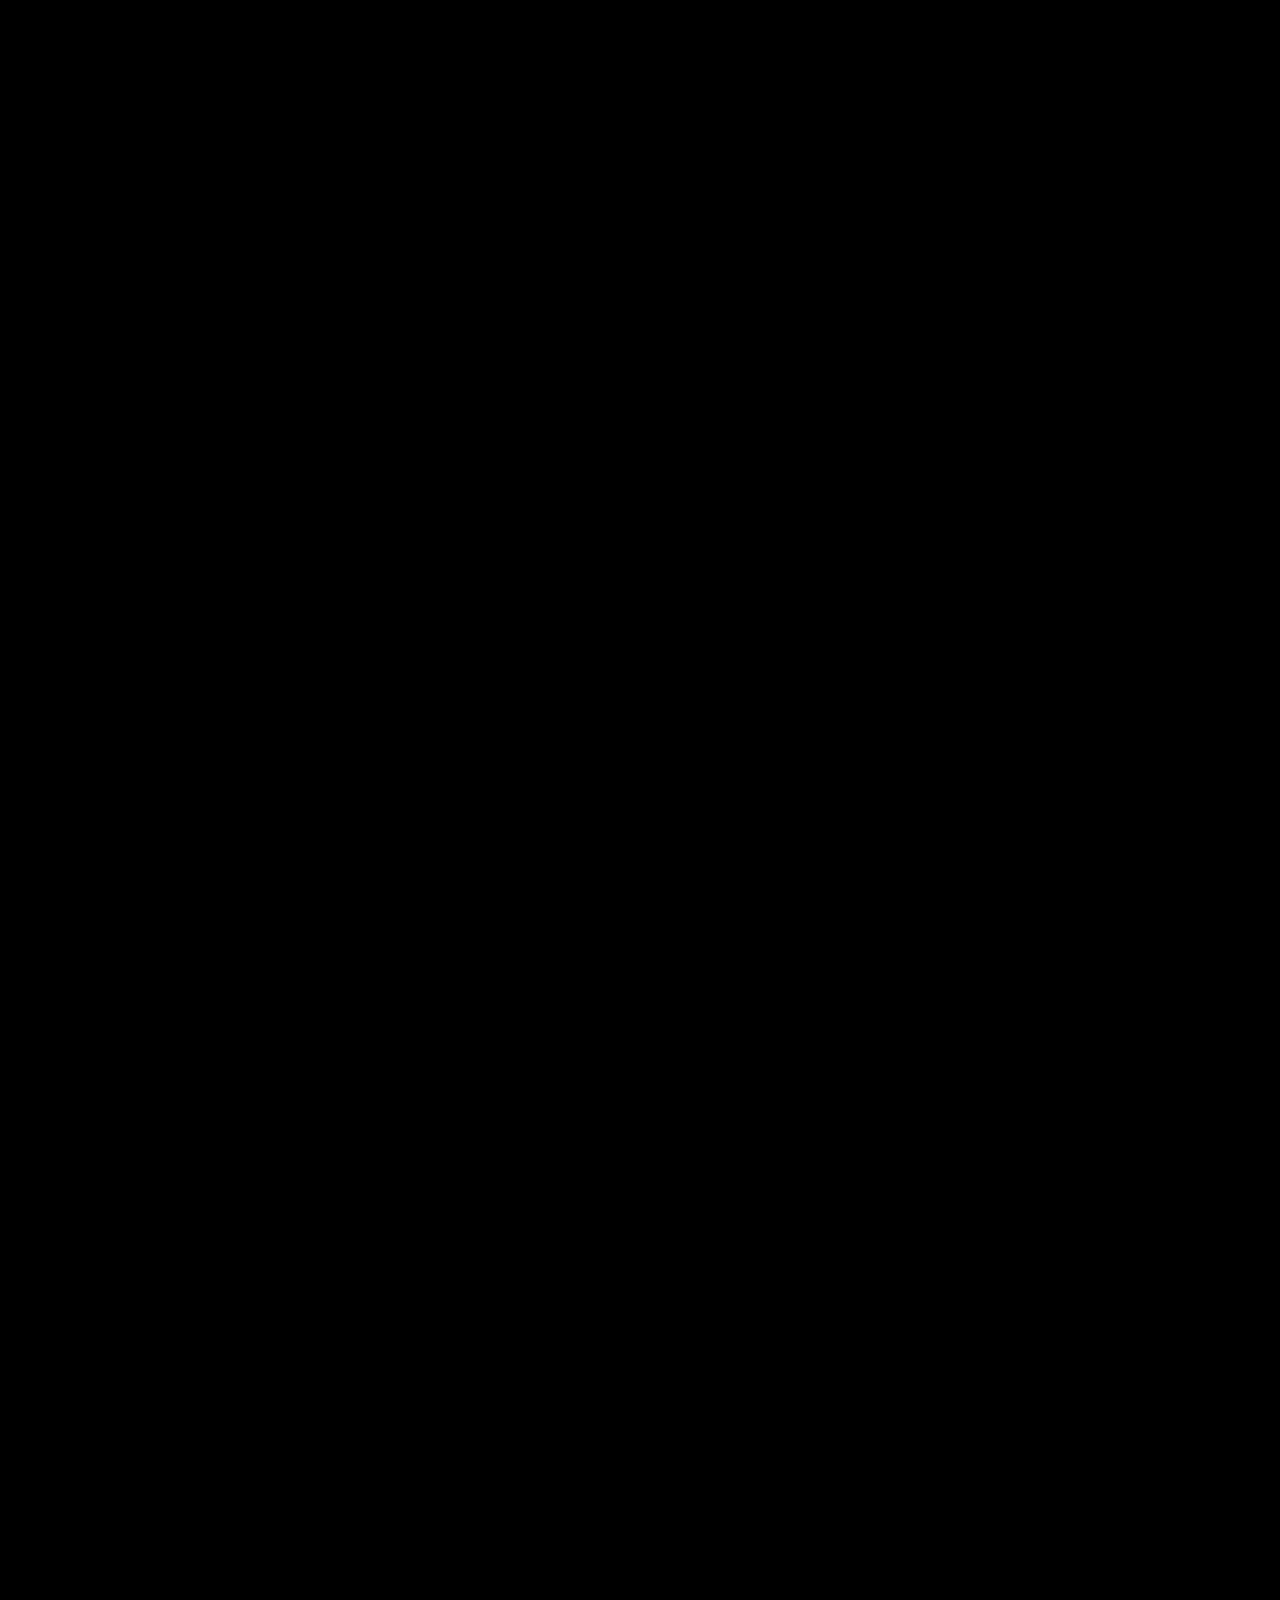
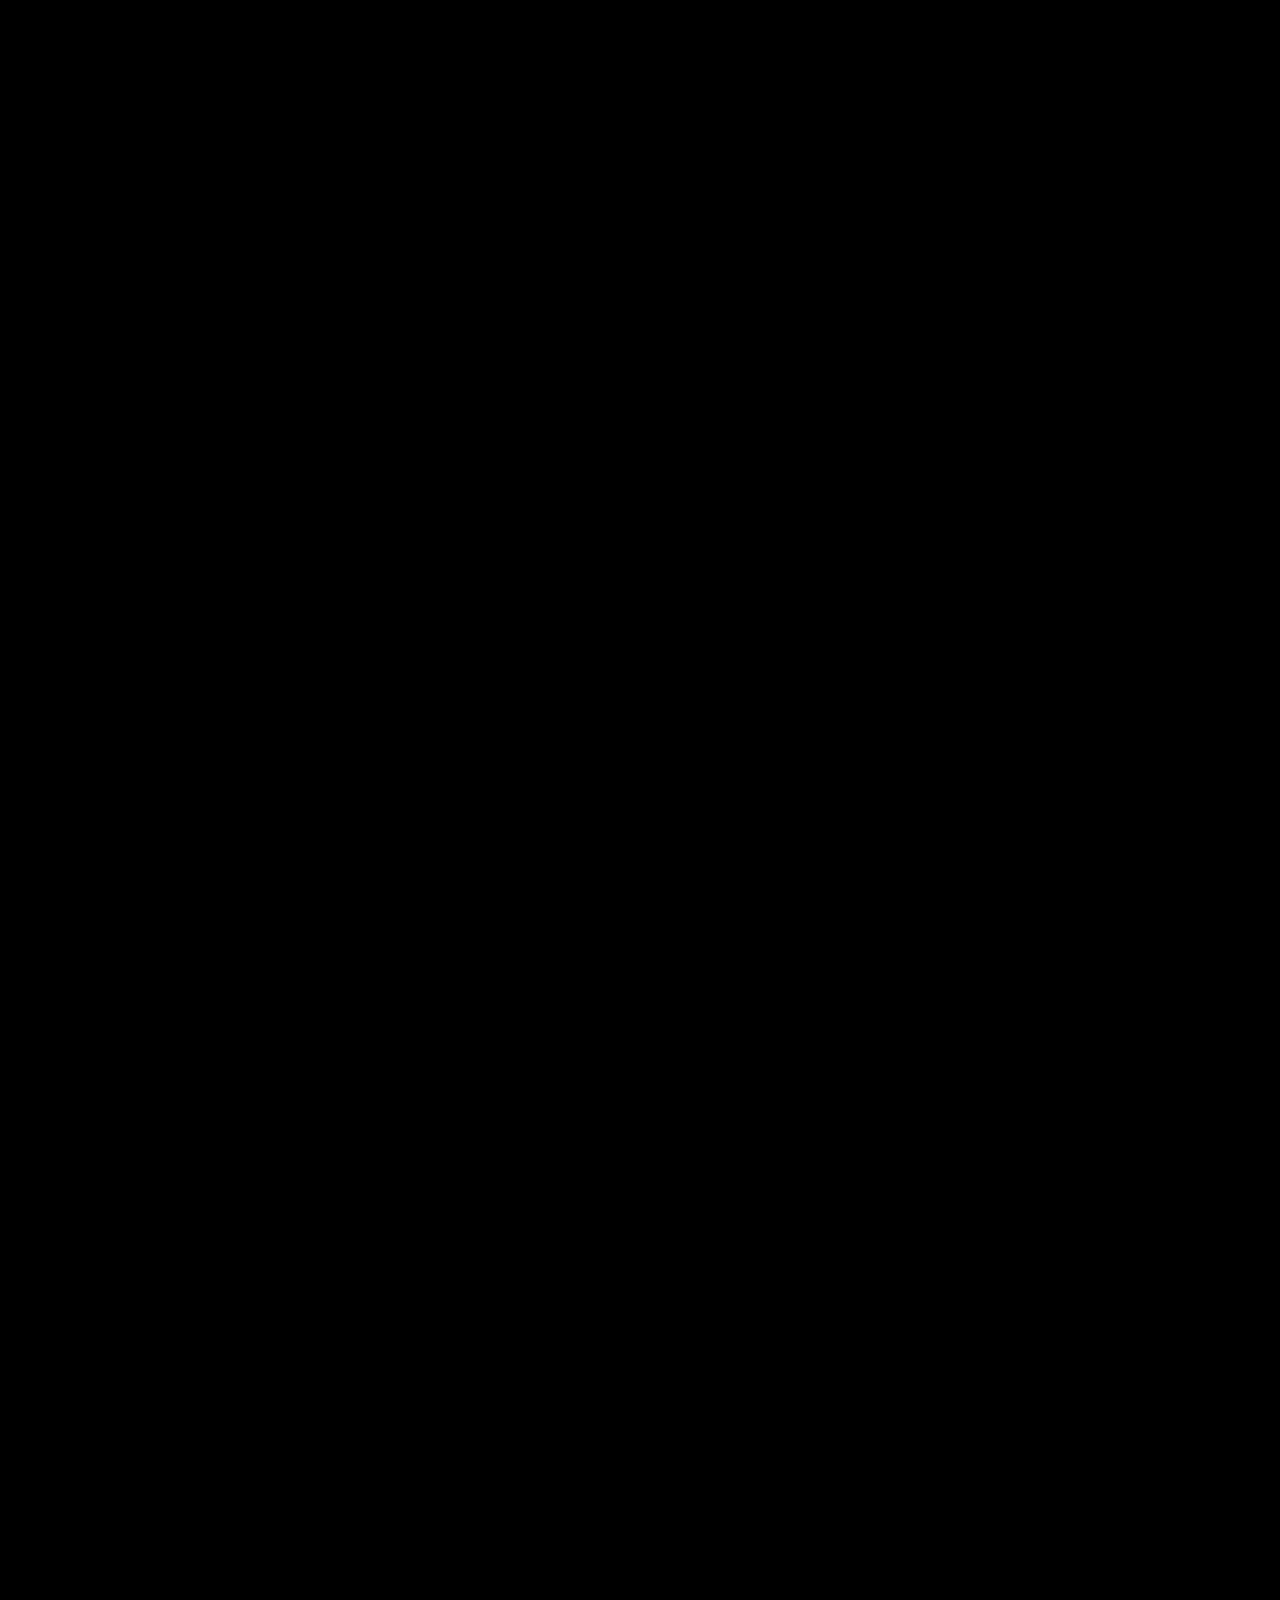
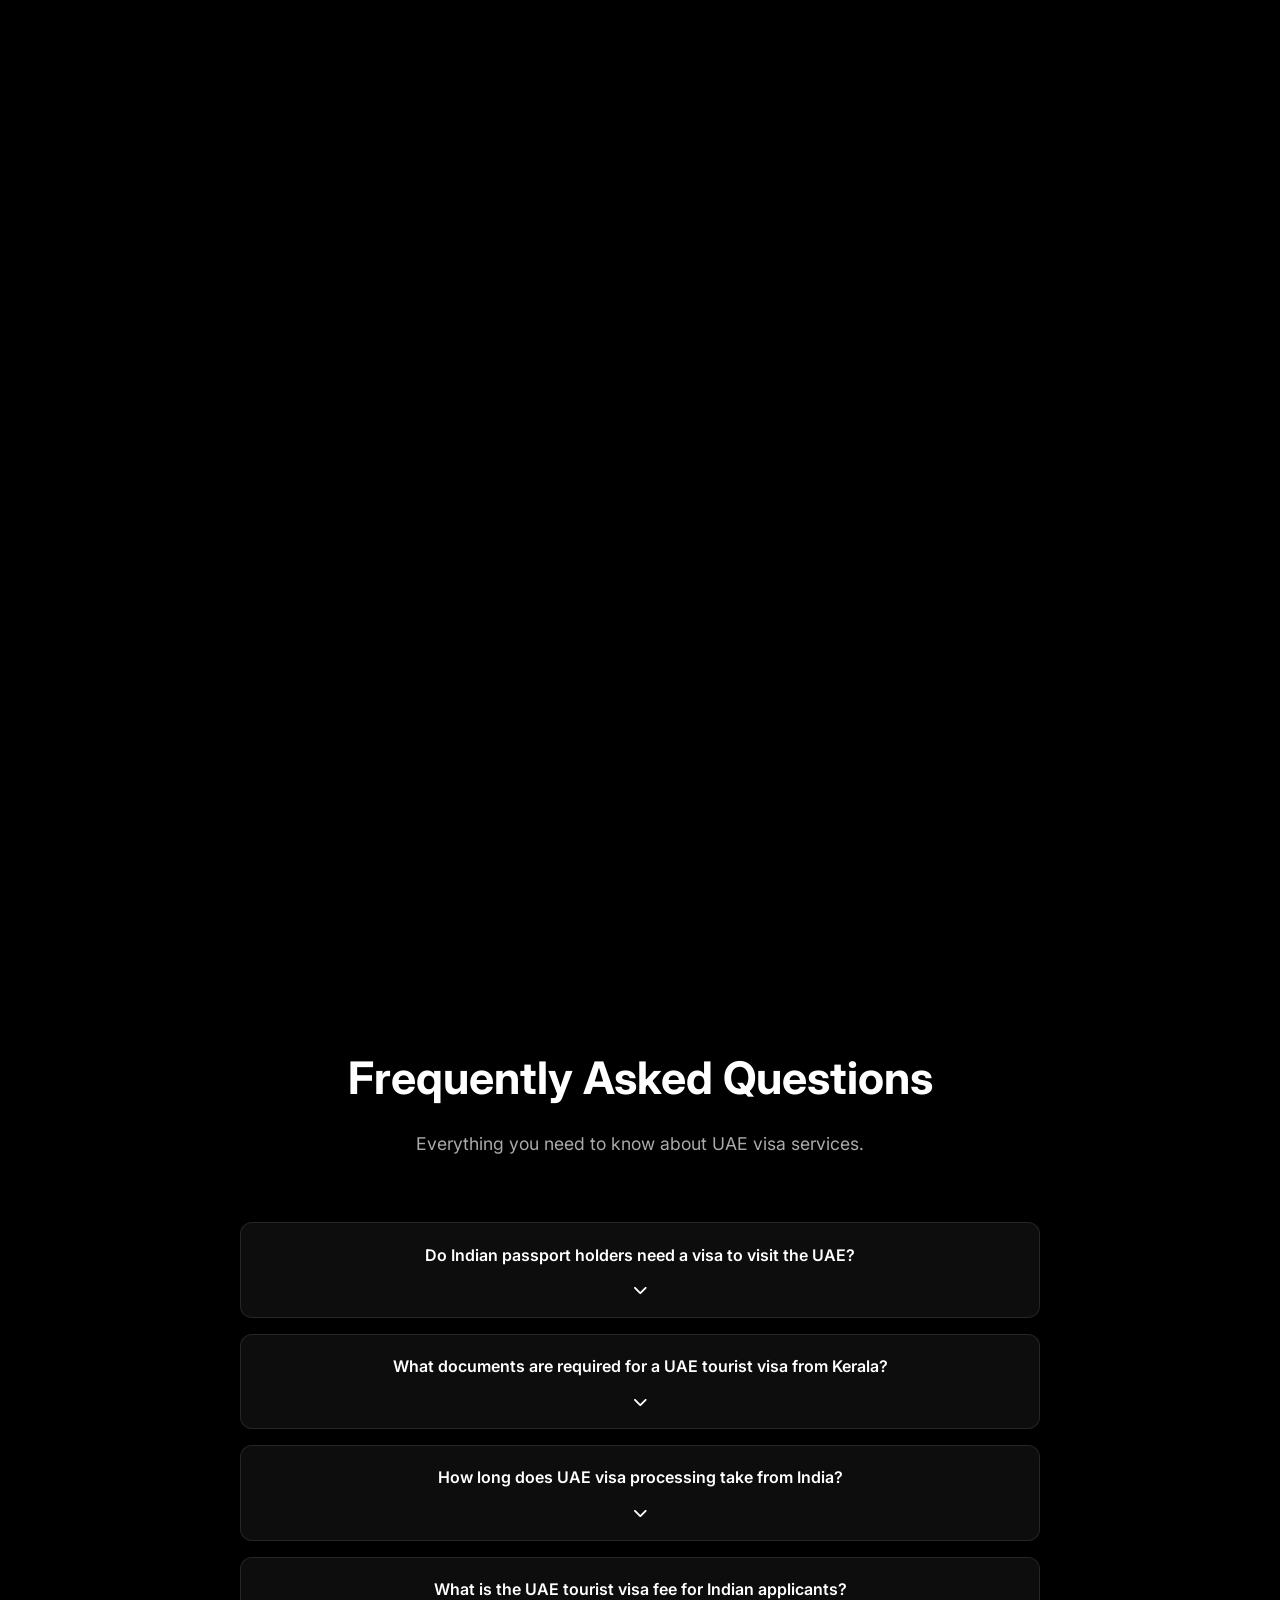
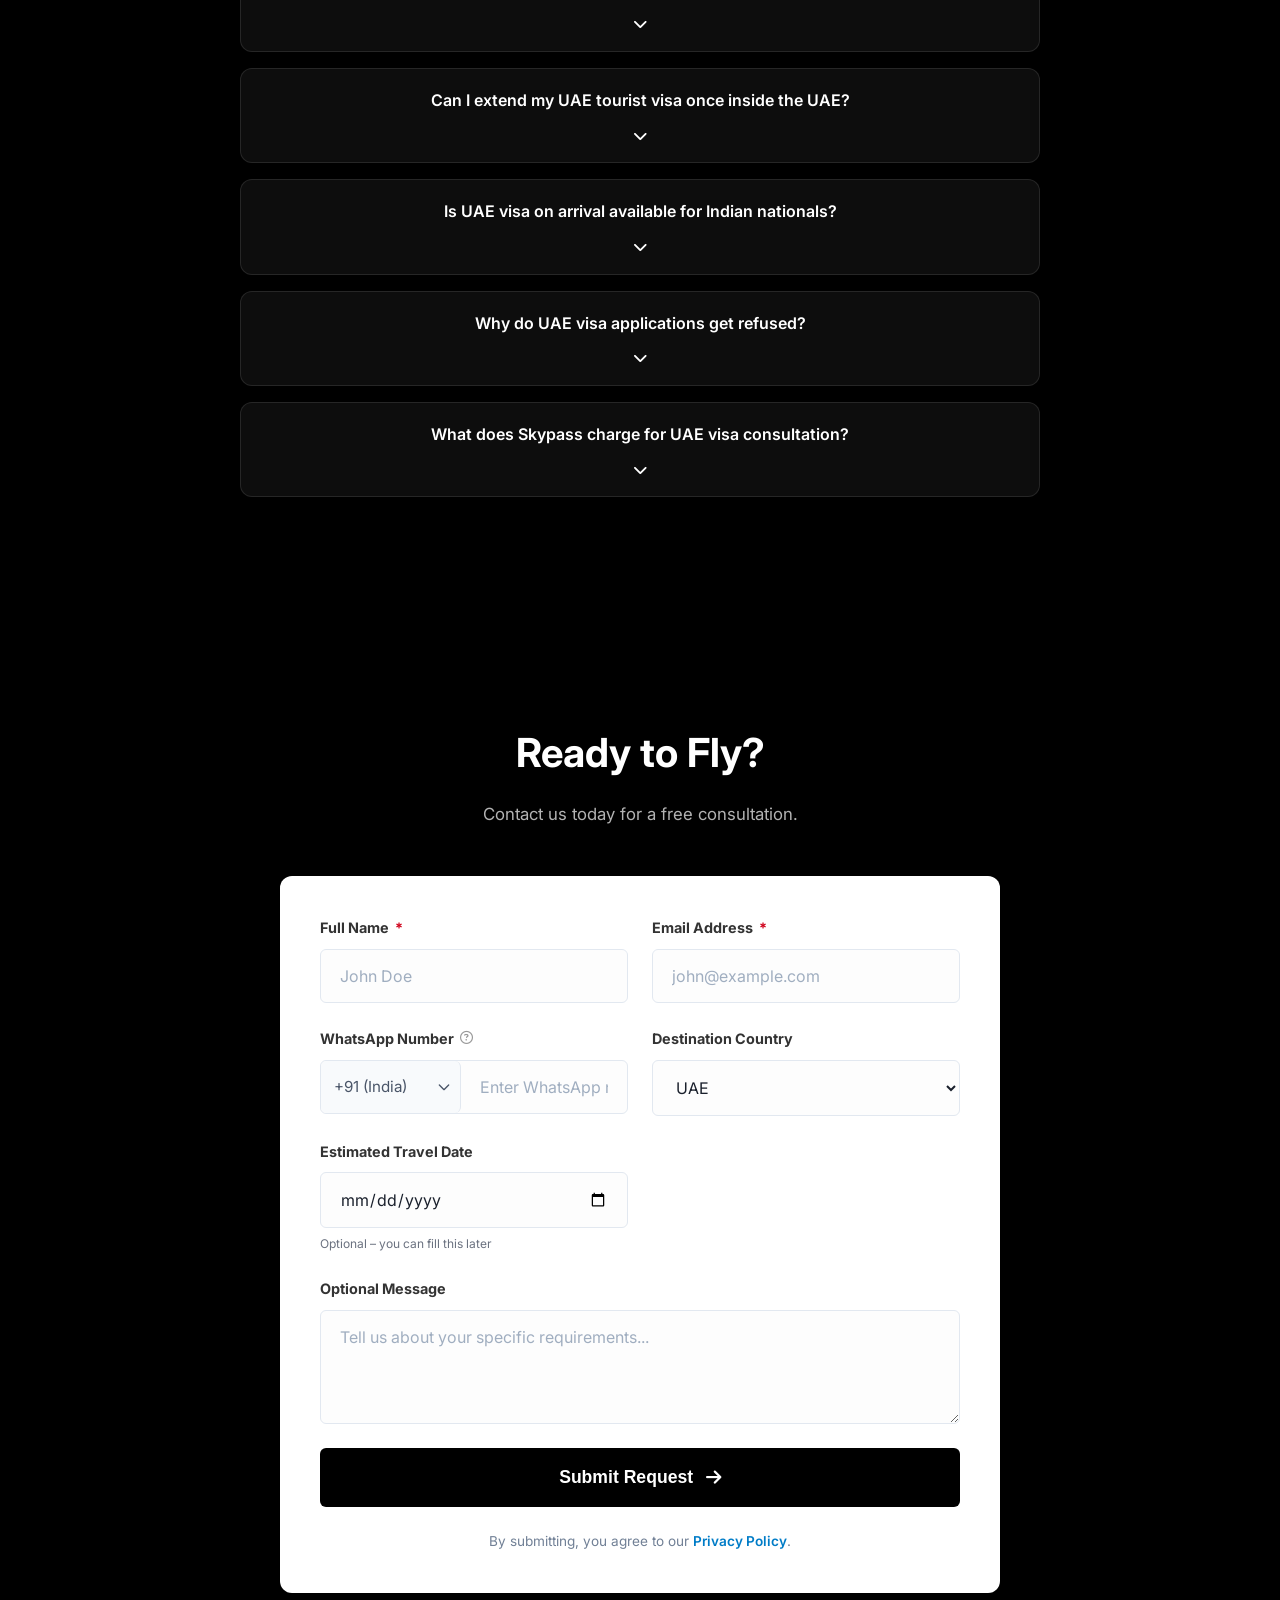
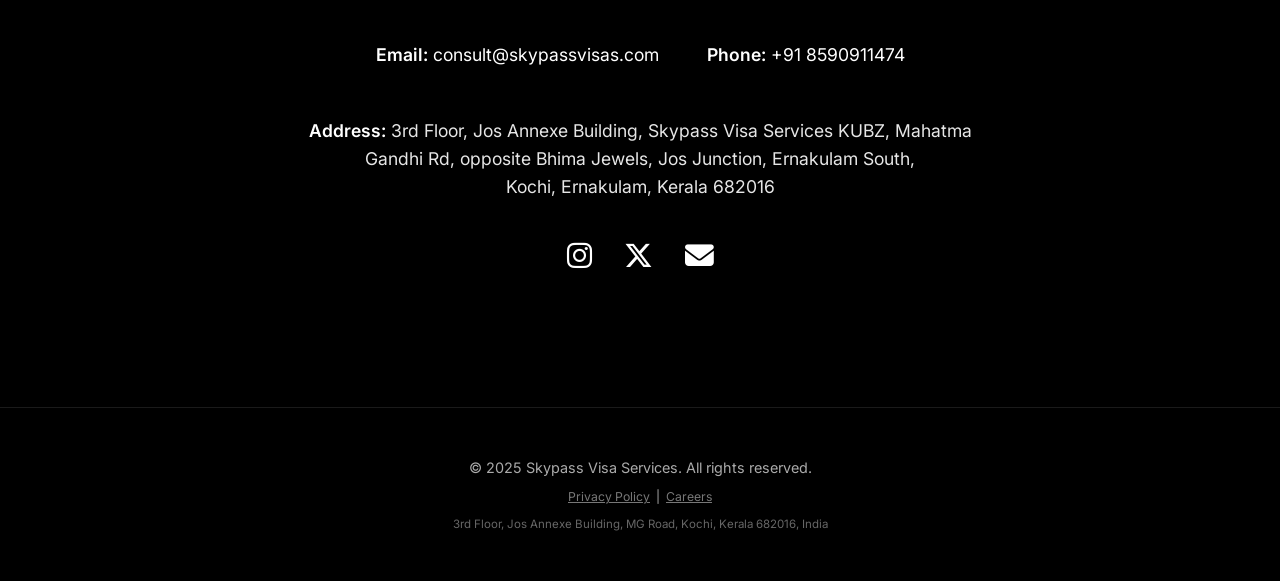
<file: uae-visa/index.html>
<!DOCTYPE html>
<html lang="en">

<head>
    <meta charset="UTF-8">
    <meta name="viewport" content="width=device-width, initial-scale=1.0">

    <!-- Primary Meta Tags -->
    <title>Dubai Visa Consultant Kochi | Skypass Visa Services Kerala</title>
    <meta name="title" content="Dubai Visa Consultant Kochi | Skypass Visa Services Kerala">
    <meta name="description"
        content="Apply for UAE visit visa from Kerala with Skypass Visa Services, Kochi. Trusted Dubai visa agent in ernakulam, Ernakulam.">
    <meta name="keywords"
        content="uae visa kochi, dubai visa kerala, dubai visa consultant kochi, uae visit visa from kerala, dubai tourist visa agent ernakulam, how to apply dubai visa from kochi">
    <meta name="author" content="Skypass Visa Services">
    <meta name="robots" content="index, follow">
    <link rel="canonical" href="https://skypassvisas.com/uae-visa/">

    <!-- Open Graph / Facebook / LinkedIn -->
    <meta property="og:type" content="website">
    <meta property="og:url" content="https://skypassvisas.com/uae-visa/">
    <meta property="og:title" content="Dubai Visa Consultant Kochi | Skypass Visa Services Kerala">
    <meta property="og:description"
        content="Apply for UAE visit visa from Kerala with Skypass Visa Services, Kochi. Trusted Dubai visa agent in ernakulam, Ernakulam.">
    <meta property="og:image" content="https://skypassvisas.com/assets/og_image.png">

    <!-- Twitter -->
    <meta property="twitter:card" content="summary_large_image">
    <meta property="twitter:url" content="https://skypassvisas.com/uae-visa/">
    <meta property="twitter:title" content="Dubai Visa Consultant Kochi | Skypass Visa Services Kerala">
    <meta property="twitter:description"
        content="Apply for UAE visit visa from Kerala with Skypass Visa Services, Kochi. Trusted Dubai visa agent in ernakulam, Ernakulam.">
    <meta property="twitter:image" content="https://skypassvisas.com/assets/og_image.png">

    <!-- Structured Data -->
    <script type="application/ld+json">
    {
      "@context": "https://schema.org",
      "@type": "LocalBusiness",
      "@id": "https://skypassvisas.com/#localbusiness",
      "name": "Skypass Visa Services",
      "image": "https://skypassvisas.com/assets/og_image.png",
      "url": "https://skypassvisas.com/",
      "telephone": "+918590911474",
      "email": "consult@skypassvisas.com",
      "address": {
        "@type": "PostalAddress",
        "streetAddress": "3rd Floor, Jos Annexe Building, MG Road, Jos Junction, Ernakulam South",
        "addressLocality": "Kochi",
        "addressRegion": "Kerala",
        "postalCode": "682016",
        "addressCountry": "IN"
      },
      "sameAs": [
        "https://www.instagram.com/skypass_kochi/",
        "https://x.com/skypass_kochi"
      ]
    }
    </script>

    <script type="application/ld+json">
    {
      "@context": "https://schema.org",
      "@type": "Service",
      "name": "UAE Visit Visa Consultation",
      "description": "Skypass Visa Services provides consultation, documentation preparation, application review and assistance for UAE visit visa applicants from Kerala, India.",
      "provider": {
        "@id": "https://skypassvisas.com/#localbusiness"
      },
      "serviceType": "Visa Consultancy",
      "areaServed": ["Kochi", "Kerala", "India"],
      "url": "https://skypassvisas.com/uae-visa/"
    }
    </script>

    <script type="application/ld+json">
    {
      "@context": "https://schema.org",
      "@type": "BreadcrumbList",
      "itemListElement": [
        {
          "@type": "ListItem",
          "position": 1,
          "name": "Home",
          "item": "https://skypassvisas.com/"
        },
        {
          "@type": "ListItem",
          "position": 2,
          "name": "UAE Visa",
          "item": "https://skypassvisas.com/uae-visa/"
        }
      ]
    }
    </script>

    <script type="application/ld+json">
    {
      "@context": "https://schema.org",
      "@type": "FAQPage",
      "mainEntity": [
        {
          "@type": "Question",
          "name": "Do Indian passport holders need a visa to visit the UAE?",
          "acceptedAnswer": {
            "@type": "Answer",
            "text": "Yes, Indian passport holders require a UAE Tourist Visa (Visit Visa) to enter the UAE. The visa is an e-visa applied for online through the ICA portal, airlines, or authorised agents. There is no visa on arrival for Indian nationals at this time — the visa must be obtained before travel."
          }
        },
        {
          "@type": "Question",
          "name": "What documents are required for a UAE tourist visa from Kerala?",
          "acceptedAnswer": {
            "@type": "Answer",
            "text": "Key documents include: valid passport (6+ months validity from travel date), recent passport photograph, confirmed return flight tickets, hotel bookings or accommodation proof, bank statements for 3 months, and an employment letter or business proof. Travel insurance is recommended."
          }
        },
        {
          "@type": "Question",
          "name": "How long does UAE visa processing take from India?",
          "acceptedAnswer": {
            "@type": "Answer",
            "text": "UAE Tourist Visa applications are typically processed within 3 to 5 working days for standard processing. Express processing (2 to 3 working days) may be available at additional cost. Apply at least 2 weeks before your travel date."
          }
        },
        {
          "@type": "Question",
          "name": "What is the UAE tourist visa fee for Indian applicants?",
          "acceptedAnswer": {
            "@type": "Answer",
            "text": "UAE Tourist Visa fees vary by visa type and application channel. As a general guide: a 30-day single-entry visa costs approximately AED 300–500 (₹6,500–₹11,000), and a 60-day single-entry visa costs approximately AED 500–700 (₹11,000–₹16,000). Fees are subject to change — contact Skypass for current rates."
          }
        },
        {
          "@type": "Question",
          "name": "Can I extend my UAE tourist visa once inside the UAE?",
          "acceptedAnswer": {
            "@type": "Answer",
            "text": "Yes, UAE Tourist Visas can typically be extended for an additional 30 days through the ICA portal or via an authorised agent while inside the UAE. Extensions are subject to approval and applicable fees. Overstaying without an approved extension results in daily fines."
          }
        },
        {
          "@type": "Question",
          "name": "Why do UAE visa applications get refused?",
          "acceptedAnswer": {
            "@type": "Answer",
            "text": "Common refusal reasons include: prior UAE visa overstay, incomplete or incorrect documents, insufficient bank balance, prior refusal by UAE or other GCC countries, and no confirmed return tickets or accommodation."
          }
        }
      ]
    }
    </script>

    <!-- Favicon & Theme -->
    <link rel="icon" type="image/png" href="../assets/favicon.png">
    <link rel="apple-touch-icon" href="../assets/favicon.png">
    <meta name="theme-color" content="#000000">

    <link rel="preconnect" href="https://fonts.googleapis.com">
    <link rel="preconnect" href="https://fonts.gstatic.com" crossorigin>
    <link
        href="https://fonts.googleapis.com/css2?family=Manrope:wght@400;500;600;700;800&family=Inter:wght@300;400;500;600&display=swap"
        rel="stylesheet">
    <link rel="stylesheet" href="https://cdnjs.cloudflare.com/ajax/libs/font-awesome/6.5.1/css/all.min.css">
    <link rel="stylesheet" href="../css/styles.css">
</head>

<body class="country-page">
    <header>
        <div class="logo-container">
            <a href="../index.html"><img src="../assets/skypass_logo.png" alt="Skypass Visa Services Logo" class="logo"></a>
        </div>
        <button class="mobile-menu-toggle" aria-label="Toggle menu">
            <span></span>
            <span></span>
            <span></span>
        </button>
        <nav>
            <ul>
                <li><a href="../index.html#home">Home</a></li>
                <li><a href="../index.html#services">Services</a></li>
                <li><a href="../index.html#about">About</a></li>
                <li><a href="../index.html#countries">Destinations</a></li>
                <li><a href="../index.html#faq">FAQ</a></li>
                <li><a href="../careers.html">Careers</a></li>
                <li><a href="#contact" class="cta-button-small">Contact Us</a></li>
            </ul>
        </nav>
    </header>

    <main>
        <section class="country-hero" style="background-image: url('../assets/burj_khalifa.png');">
    <div class="country-hero-content">
        <h1>UAE Visa for Indians</h1>
        <div class="country-hero-stats">
            <div class="stat-item">
                <span class="stat-label"><i class="fa-regular fa-calendar-check" style="margin-right: 5px;"></i> VALID</span>
                <span class="stat-value">UPTO 30/60 DAYS</span>
            </div>
            <div class="stat-item">
                <span class="stat-label"><i class="fa-solid fa-tag" style="margin-right: 5px;"></i> CATEGORY</span>
                <span class="stat-value">Tourist Visa</span>
            </div>
            <div class="stat-item">
                <span class="stat-label"><i class="fa-solid fa-passport" style="margin-right: 5px;"></i> TYPE</span>
                <span class="stat-value">E-VISA</span>
            </div>
        </div>
        <a href="#contact" class="btn-start-app">Start New Application</a>
        <a href="#checklist" class="view-checklist">View Checklist <i class="fa-solid fa-chevron-down" style="margin-left: 5px;"></i></a>
    </div>
</section>

<section id="checklist" class="services" style="padding-top: 60px;">
    <div class="about-container" style="max-width: 800px; margin: 0 auto;">
        <div class="about-content">

            <div class="about-story" style="margin-bottom: 30px;">
                <h2 style="font-size: 1.5rem; margin-bottom: 12px;">What is the UAE Tourist Visa for Indians?</h2>
                <p>Indian passport holders require a <strong>UAE Tourist Visa (Visit Visa)</strong> to travel to Dubai, Abu Dhabi, or other Emirates for tourism or visiting friends and family. The UAE Tourist Visa is an <strong>e-visa</strong> applied for online through the ICA (Federal Authority for Identity, Citizenship, Customs and Port Security) portal, via airlines such as Air Arabia, flydubai, or IndiGo, or through authorised travel agents. It is available as a <strong>30-day</strong> or <strong>60-day</strong> single-entry or multiple-entry visa.</p>
                <p style="margin-top: 10px; font-size: 0.9em; color: var(--text-muted);">Source: <a href="https://smartservices.ica.gov.ae/echannels/web/client/default.html#/fileType" target="_blank" rel="noopener" style="color: var(--secondary-color);">UAE ICA Smart Services Portal</a></p>
                <p style="margin-top: 10px;"><a href="#contact" style="color: var(--secondary-color);">Contact Skypass to begin your UAE visa application →</a></p>
            </div>

            <div class="about-story" style="margin-bottom: 30px;">
                <h2 style="font-size: 1.5rem; margin-bottom: 12px;">Who Can Apply for a UAE Tourist Visa?</h2>
                <p>Any Indian national holding a valid passport may apply for a UAE Tourist Visa. The UAE authorities evaluate applications individually. Key factors for a strong application:</p>
                <ul style="margin-top: 10px; padding-left: 20px; line-height: 2;">
                    <li>Valid Indian passport with at least 6 months validity from the date of travel</li>
                    <li>Sufficient funds to cover the full stay in the UAE</li>
                    <li>Clear purpose of visit (tourism, visiting family, transit)</li>
                    <li>No prior UAE visa overstay or immigration violations</li>
                    <li>Confirmed return tickets and accommodation</li>
                </ul>
                <p style="margin-top: 10px; font-size: 0.85em; color: var(--text-muted);">Note: Meeting these criteria does not guarantee visa approval. All visa decisions are made by UAE authorities.</p>
            </div>

            <div class="about-story" style="margin-bottom: 30px;">
                <h2 style="font-size: 1.5rem; margin-bottom: 12px;">Documents Required for UAE Tourist Visa from India</h2>
                <p>The following documents are typically required. Requirements may vary depending on the application channel (ICA portal, airline, or agent). Always verify before applying.</p>
                <ul style="margin-top: 10px; padding-left: 20px; line-height: 2;">
                    <li>Valid Indian passport (minimum 6 months validity from travel date)</li>
                    <li>Recent passport-sized photograph (white background)</li>
                    <li>Confirmed return flight tickets</li>
                    <li>Hotel booking or accommodation proof (or host's UAE residence visa details if visiting family)</li>
                    <li>Bank statements for the last 3 months showing sufficient funds</li>
                    <li>Employment letter or proof of business registration</li>
                    <li>Travel insurance (recommended; may be required by some channels)</li>
                </ul>
                <p style="margin-top: 10px;"><a href="#contact" style="color: var(--secondary-color);">Ask Skypass for a personalised document checklist →</a></p>
            </div>

            <div class="about-story" style="margin-bottom: 30px;">
                <h2 style="font-size: 1.5rem; margin-bottom: 12px;">UAE Visa Application Process from Kerala</h2>
                <p>The UAE Tourist Visa can be applied for through multiple channels. The most direct is the ICA online portal. Here is the general process:</p>
                <ol style="margin-top: 10px; padding-left: 20px; line-height: 2;">
                    <li><strong>Consult Skypass</strong> — profile review and document gap analysis</li>
                    <li><strong>Document preparation</strong> — Skypass assists with checklisting and reviewing your file (up to 3 working days)</li>
                    <li><strong>Apply online</strong> — submit through the ICA portal, airline portal, or via Skypass</li>
                    <li><strong>Pay visa fee</strong> — varies by visa type and channel (see fee section below)</li>
                    <li><strong>Processing</strong> — typically 3 to 5 working days</li>
                    <li><strong>Receive e-visa</strong> — visa decision communicated by email; print and carry the e-visa to the airport</li>
                </ol>
            </div>

            <div class="about-story" style="margin-bottom: 30px;">
                <h2 style="font-size: 1.5rem; margin-bottom: 12px;">UAE Tourist Visa Processing Time</h2>
                <p>UAE Tourist Visa applications are typically processed within <strong>3 to 5 working days</strong> for standard applications. Express processing (2 to 3 working days) may be available for an additional fee through certain channels. Skypass completes document preparation in up to 3 working days.</p>
                <p style="margin-top: 10px; font-size: 0.85em; color: var(--text-muted);">These are estimates. Processing times may vary. Apply at least 2 weeks before your travel date.</p>
            </div>

            <div class="about-story" style="margin-bottom: 30px;">
                <h2 style="font-size: 1.5rem; margin-bottom: 12px;">Common Reasons for UAE Visa Refusal</h2>
                <p>UAE Tourist Visa refusals can occur due to:</p>
                <ul style="margin-top: 10px; padding-left: 20px; line-height: 2;">
                    <li>Prior UAE visa overstay or immigration violation</li>
                    <li>Passport with Israeli entry stamps (UAE has normalised relations with Israel since 2020, but some older cases may be flagged)</li>
                    <li>Incomplete or incorrect documents</li>
                    <li>Insufficient bank balance</li>
                    <li>Prior refusal by UAE or other Gulf Cooperation Council (GCC) countries</li>
                    <li>No confirmed return tickets or accommodation</li>
                </ul>
                <p style="margin-top: 10px;"><a href="#contact" style="color: var(--secondary-color);">Get a profile review before applying →</a></p>
            </div>

            <div class="about-story" style="margin-bottom: 30px;">
                <h2 style="font-size: 1.5rem; margin-bottom: 12px;">What Does Skypass Provide for UAE Visa Applicants?</h2>
                <p>Skypass Visa Services is a visa consultancy based in Kochi, Kerala. For UAE visa applicants, we provide:</p>
                <ul style="margin-top: 10px; padding-left: 20px; line-height: 2;">
                    <li>Free initial profile assessment</li>
                    <li>Personalised document checklist</li>
                    <li>Application form review and correction</li>
                    <li>Assistance identifying the right visa channel for your profile</li>
                    <li>WhatsApp and in-office support throughout the process</li>
                </ul>
                <p style="margin-top: 10px; font-size: 0.85em; color: var(--text-muted);">Skypass is a consultancy service. We cannot guarantee visa approval. All decisions rest with UAE authorities.</p>
            </div>

        </div>
    </div>
</section>

        <section id="faq" class="faq">
            <div class="section-header">
                <h2>Frequently Asked Questions</h2>
                <p>Everything you need to know about UAE visa services.</p>
            </div>
            <div class="faq-accordion">
                <div class="faq-item">
                    <div class="faq-question">Do Indian passport holders need a visa to visit the UAE? <i class="fas fa-chevron-down"></i></div>
                    <div class="faq-answer">Yes, Indian passport holders require a UAE Tourist Visa (Visit Visa) to enter the UAE. The visa is an e-visa applied for online through the ICA portal, airlines, or authorised agents. There is no visa on arrival for Indian nationals at this time — the visa must be obtained before travel.</div>
                </div>
                <div class="faq-item">
                    <div class="faq-question">What documents are required for a UAE tourist visa from Kerala? <i class="fas fa-chevron-down"></i></div>
                    <div class="faq-answer">Key documents include: valid passport (6+ months validity from travel date), recent passport photograph, confirmed return flight tickets, hotel bookings or accommodation proof, bank statements for 3 months, and an employment letter or business proof. Travel insurance is recommended.</div>
                </div>
                <div class="faq-item">
                    <div class="faq-question">How long does UAE visa processing take from India? <i class="fas fa-chevron-down"></i></div>
                    <div class="faq-answer">UAE Tourist Visa applications are typically processed within 3 to 5 working days for standard processing. Express processing (2 to 3 working days) may be available at additional cost. Apply at least 2 weeks before your travel date.</div>
                </div>
                <div class="faq-item">
                    <div class="faq-question">What is the UAE tourist visa fee for Indian applicants? <i class="fas fa-chevron-down"></i></div>
                    <div class="faq-answer">UAE Tourist Visa fees vary by visa type and application channel. As a general guide: a 30-day single-entry visa costs approximately AED 300–500 (₹6,500–₹11,000), and a 60-day single-entry visa costs approximately AED 500–700 (₹11,000–₹16,000). Fees are subject to change — contact Skypass for current rates.</div>
                </div>
                <div class="faq-item">
                    <div class="faq-question">Can I extend my UAE tourist visa once inside the UAE? <i class="fas fa-chevron-down"></i></div>
                    <div class="faq-answer">Yes, UAE Tourist Visas can typically be extended for an additional 30 days through the ICA portal or via an authorised agent while you are inside the UAE. Extensions are subject to approval and applicable fees. Overstaying without an approved extension results in daily fines.</div>
                </div>
                <div class="faq-item">
                    <div class="faq-question">Is UAE visa on arrival available for Indian nationals? <i class="fas fa-chevron-down"></i></div>
                    <div class="faq-answer">No, there is currently no visa on arrival facility for Indian passport holders at UAE airports. Indian nationals must obtain a UAE Tourist Visa before travel, either through the ICA online portal, via airlines operating UAE routes, or through authorised visa agents like Skypass.</div>
                </div>
                <div class="faq-item">
                    <div class="faq-question">Why do UAE visa applications get refused? <i class="fas fa-chevron-down"></i></div>
                    <div class="faq-answer">Common refusal reasons include: prior UAE visa overstay, incomplete or incorrect documents, insufficient bank balance, prior refusal by UAE or other GCC countries, and no confirmed return tickets or accommodation.</div>
                </div>
                <div class="faq-item">
                    <div class="faq-question">What does Skypass charge for UAE visa consultation? <i class="fas fa-chevron-down"></i></div>
                    <div class="faq-answer">Contact us for our current consultation fee structure. Skypass charges a consultancy fee for document review and application preparation assistance, which is separate from the UAE government visa fee.</div>
                </div>
            </div>
        </section>

        <section id="contact" class="contact">
            <div class="contact-container">
                <h2>Ready to Fly?</h2>
                <p>Contact us today for a free consultation.</p>

                <form id="lead-capture-form" class="lead-form">
                    <div id="form-status" class="form-status"></div>

                    <div class="form-grid">
                        <div class="form-group">
                            <label for="name">Full Name <span class="required">*</span></label>
                            <input type="text" id="name" name="name" placeholder="John Doe" required>
                        </div>
                        <div class="form-group">
                            <label for="email">Email Address <span class="required">*</span></label>
                            <input type="email" id="email" name="email" placeholder="john@example.com" required>
                        </div>
                        <div class="form-group">
                            <label for="phone">WhatsApp Number <i class="far fa-question-circle info-icon"></i></label>
                            <div class="phone-input-container">
                                <select id="countryCode" name="countryCode" class="phone-prefix-select">
                                    <option value="+91" selected>+91 (India)</option>
                                    <option value="+1">+1 (USA)</option>
                                    <option value="+44">+44 (UK)</option>
                                    <option value="+971">+971 (UAE)</option>
                                    <option value="+61">+61 (Australia)</option>
                                </select>
                                <input type="tel" id="phone" name="phone" placeholder="Enter WhatsApp number" required>
                            </div>
                            <span id="phone-error" class="inline-error">Invalid phone number</span>
                        </div>
                        <div class="form-group">
                            <label for="country">Destination Country</label>
                            <select id="country" name="country" required>
                                <option value="" disabled>Select destination</option>
                                                                <option value="USA">USA</option>
                                                                <option value="Canada">Canada</option>
                                                                <option value="UK">United Kingdom</option>
                                                                <option value="Australia">Australia</option>
                                                                <option value="Schengen">Schengen Area</option>
                                                                <option value="South Korea">South Korea</option>
                                                                <option value="Japan">Japan</option>
                                                                <option value="New Zealand">New Zealand</option>
                                                                <option value="UAE">UAE</option>
                                                                <option value="Other">Other</option>
                            </select>
                            <script>
                                // Pre-select the country based on the page
                                document.addEventListener('DOMContentLoaded', () => {
                                    const select = document.getElementById('country');
                                    for (let i = 0; i < select.options.length; i++) {
                                        if (select.options[i].value === 'UAE') {
                                            select.selectedIndex = i;
                                            break;
                                        }
                                    }
                                });
                            </script>
                        </div>
                        <div class="form-group">
                            <label for="travelDate">Estimated Travel Date</label>
                            <input type="date" id="travelDate" name="travelDate">
                            <span style="font-size: 0.75rem; color: #6b7280; margin-top: -4px;">Optional – you can fill
                                this later</span>
                        </div>
                    </div>

                    <div class="form-group">
                        <label for="message">Optional Message</label>
                        <textarea id="message" name="message" placeholder="Tell us about your specific requirements..."
                            rows="4"></textarea>
                    </div>

                    <button type="submit" id="submit-btn" class="submit-button">
                        Submit Request <i class="fas fa-arrow-right"></i>
                    </button>

                    <div class="form-footer">
                        By submitting, you agree to our <a href="../privacy-policy.html">Privacy Policy</a>.
                    </div>
                </form>

                <div class="contact-details">
                    <div class="contact-item">
                        <span>Email:</span> <a href="mailto:consult@skypassvisas.com">consult@skypassvisas.com</a>
                    </div>
                    <div class="contact-item">
                        <span>Phone:</span> <a href="tel:+918590911474">+91 8590911474</a>
                    </div>
                    <div class="contact-item">
                        <span>Address:</span> 3rd Floor, Jos Annexe Building, Skypass Visa Services KUBZ, Mahatma Gandhi Rd, opposite Bhima Jewels, Jos Junction, Ernakulam South,<br>
                        Kochi, Ernakulam, Kerala 682016
                    </div>
                </div>
                <div class="social-links">
                    <a href="https://www.instagram.com/skypass_kochi/" class="social-icon" aria-label="Instagram"><i
                            class="fab fa-instagram"></i></a>
                    <a href="https://x.com/skypass_kochi" class="social-icon" aria-label="X (Twitter)"><i
                            class="fab fa-x-twitter"></i></a>
                    <a href="mailto:consult@skypassvisas.com" class="social-icon" aria-label="Email"><i
                            class="fas fa-envelope"></i></a>
                </div>
            </div>
        </section>
    </main>

    <footer>
        <p>&copy; 2025 Skypass Visa Services. All rights reserved.</p>
        <p style="margin-top: 8px; font-size: 0.85em;">
            <a href="/privacy-policy.html" style="color: inherit; text-decoration: underline; opacity: 0.7;">Privacy Policy</a>
            &nbsp;|&nbsp;
            <a href="/careers.html" style="color: inherit; text-decoration: underline; opacity: 0.7;">Careers</a>
        </p>
        <p style="margin-top: 8px; font-size: 0.8em; opacity: 0.6;">3rd Floor, Jos Annexe Building, MG Road, Kochi, Kerala 682016, India</p>
    </footer>

    <!-- Floating WhatsApp Button -->
    <a href="https://wa.me/+918590911474" class="whatsapp-float" target="_blank" aria-label="Chat on WhatsApp">
        <i class="fab fa-whatsapp"></i>
        <span>Chat with us</span>
    </a>

    <script src="../js/scripts.js?v=1.1"></script>
</body>

</html>
</file>
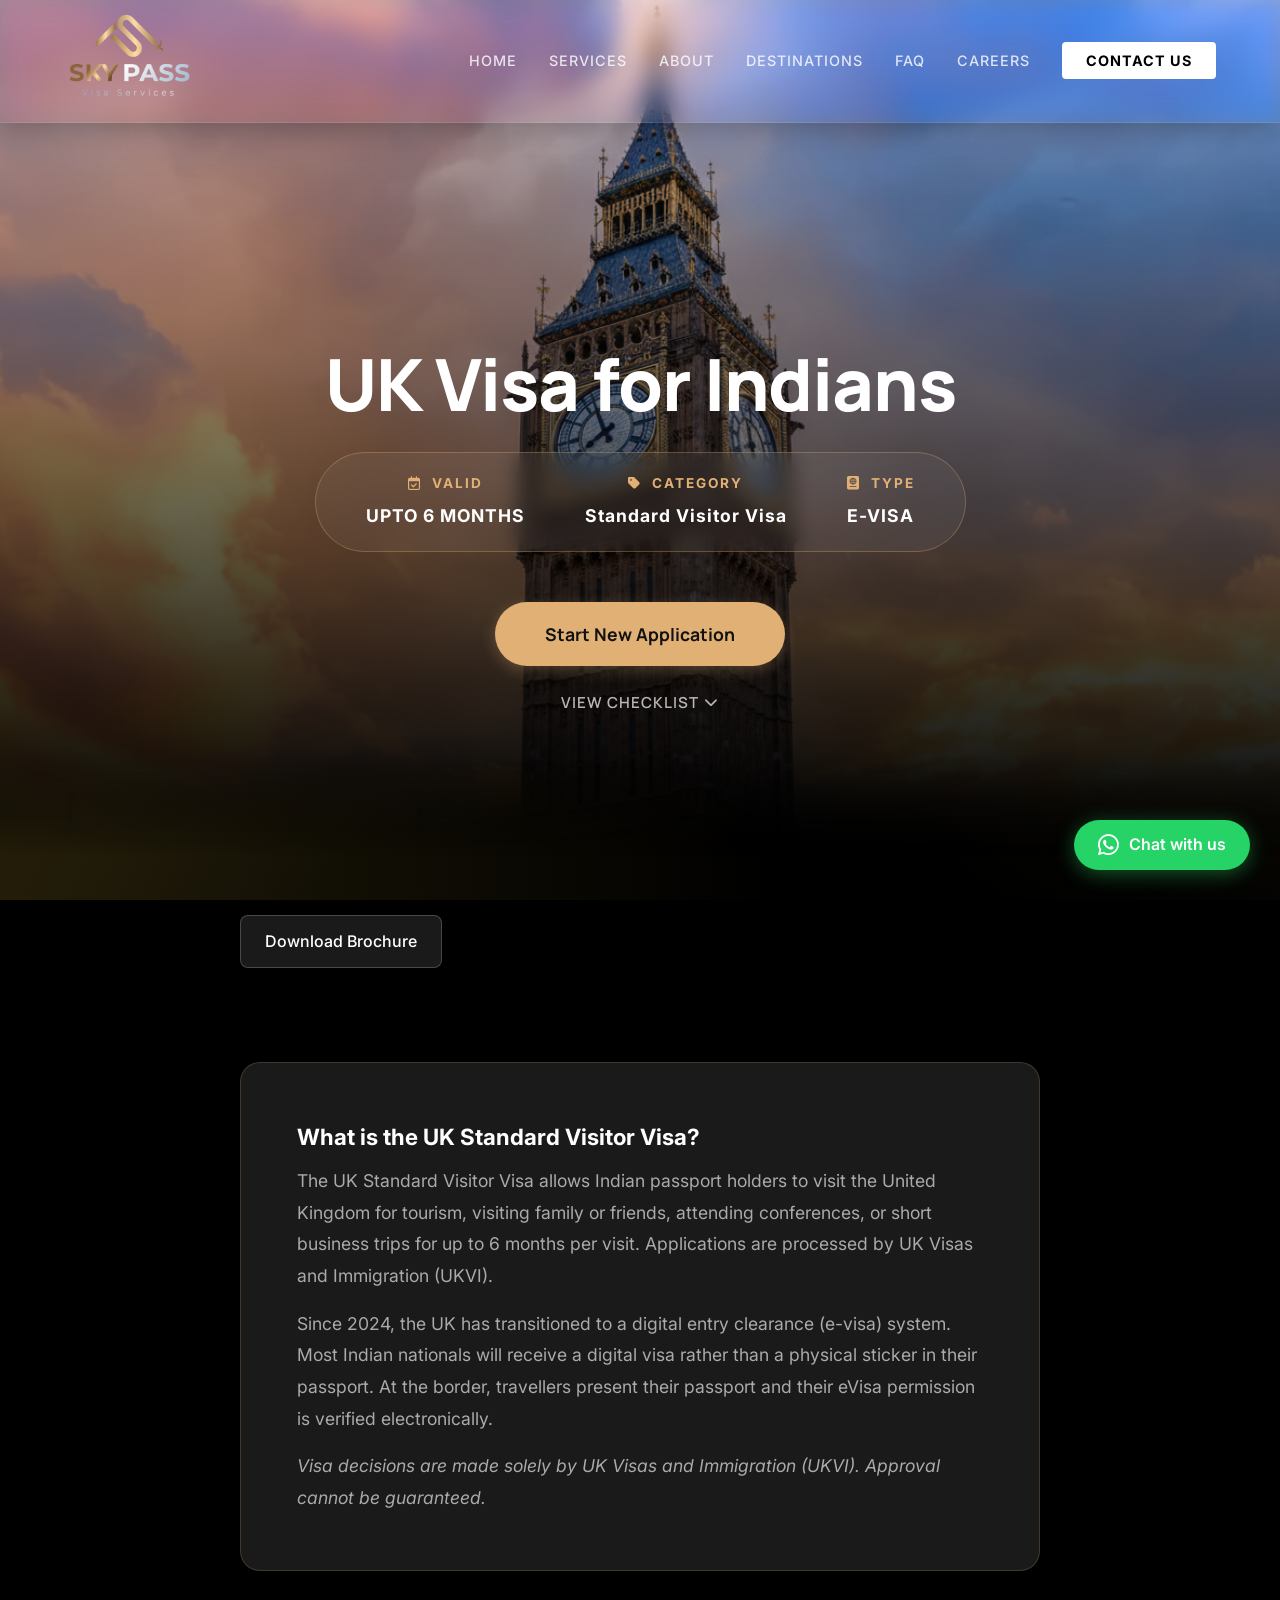
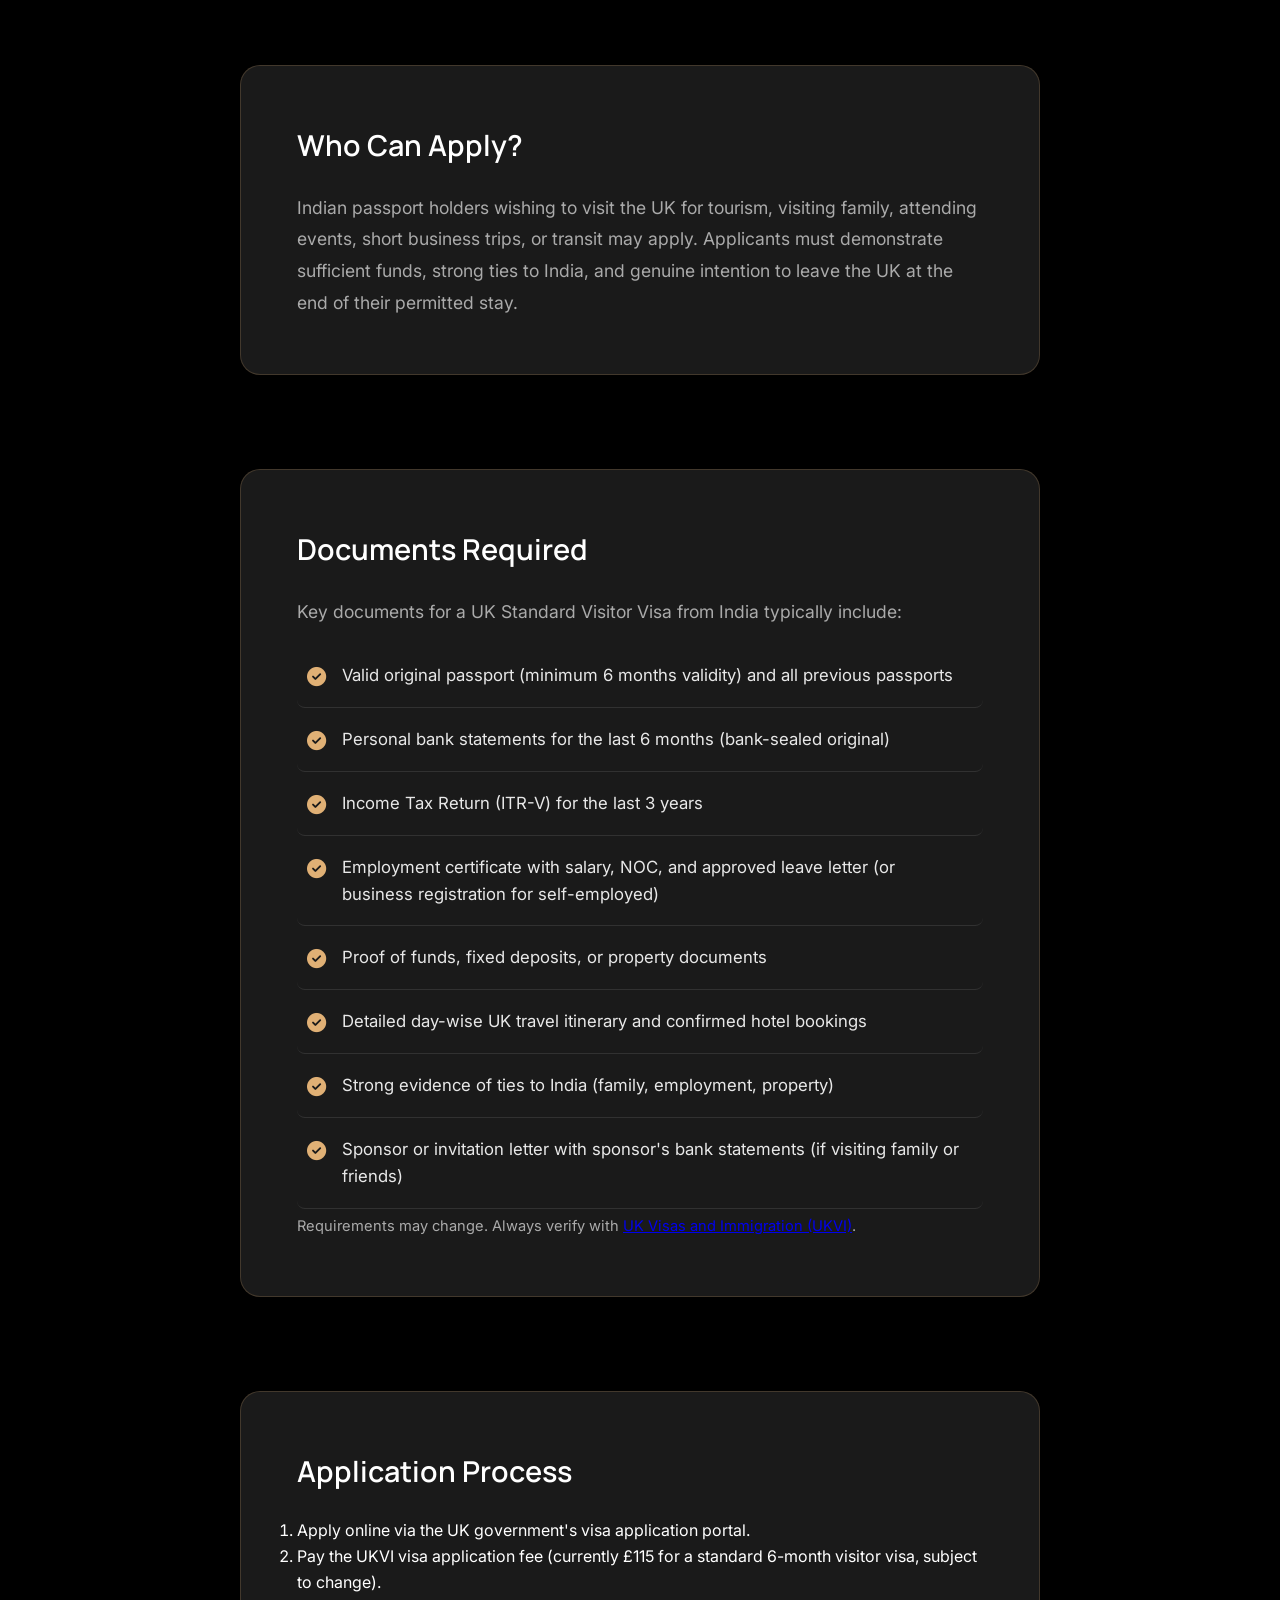
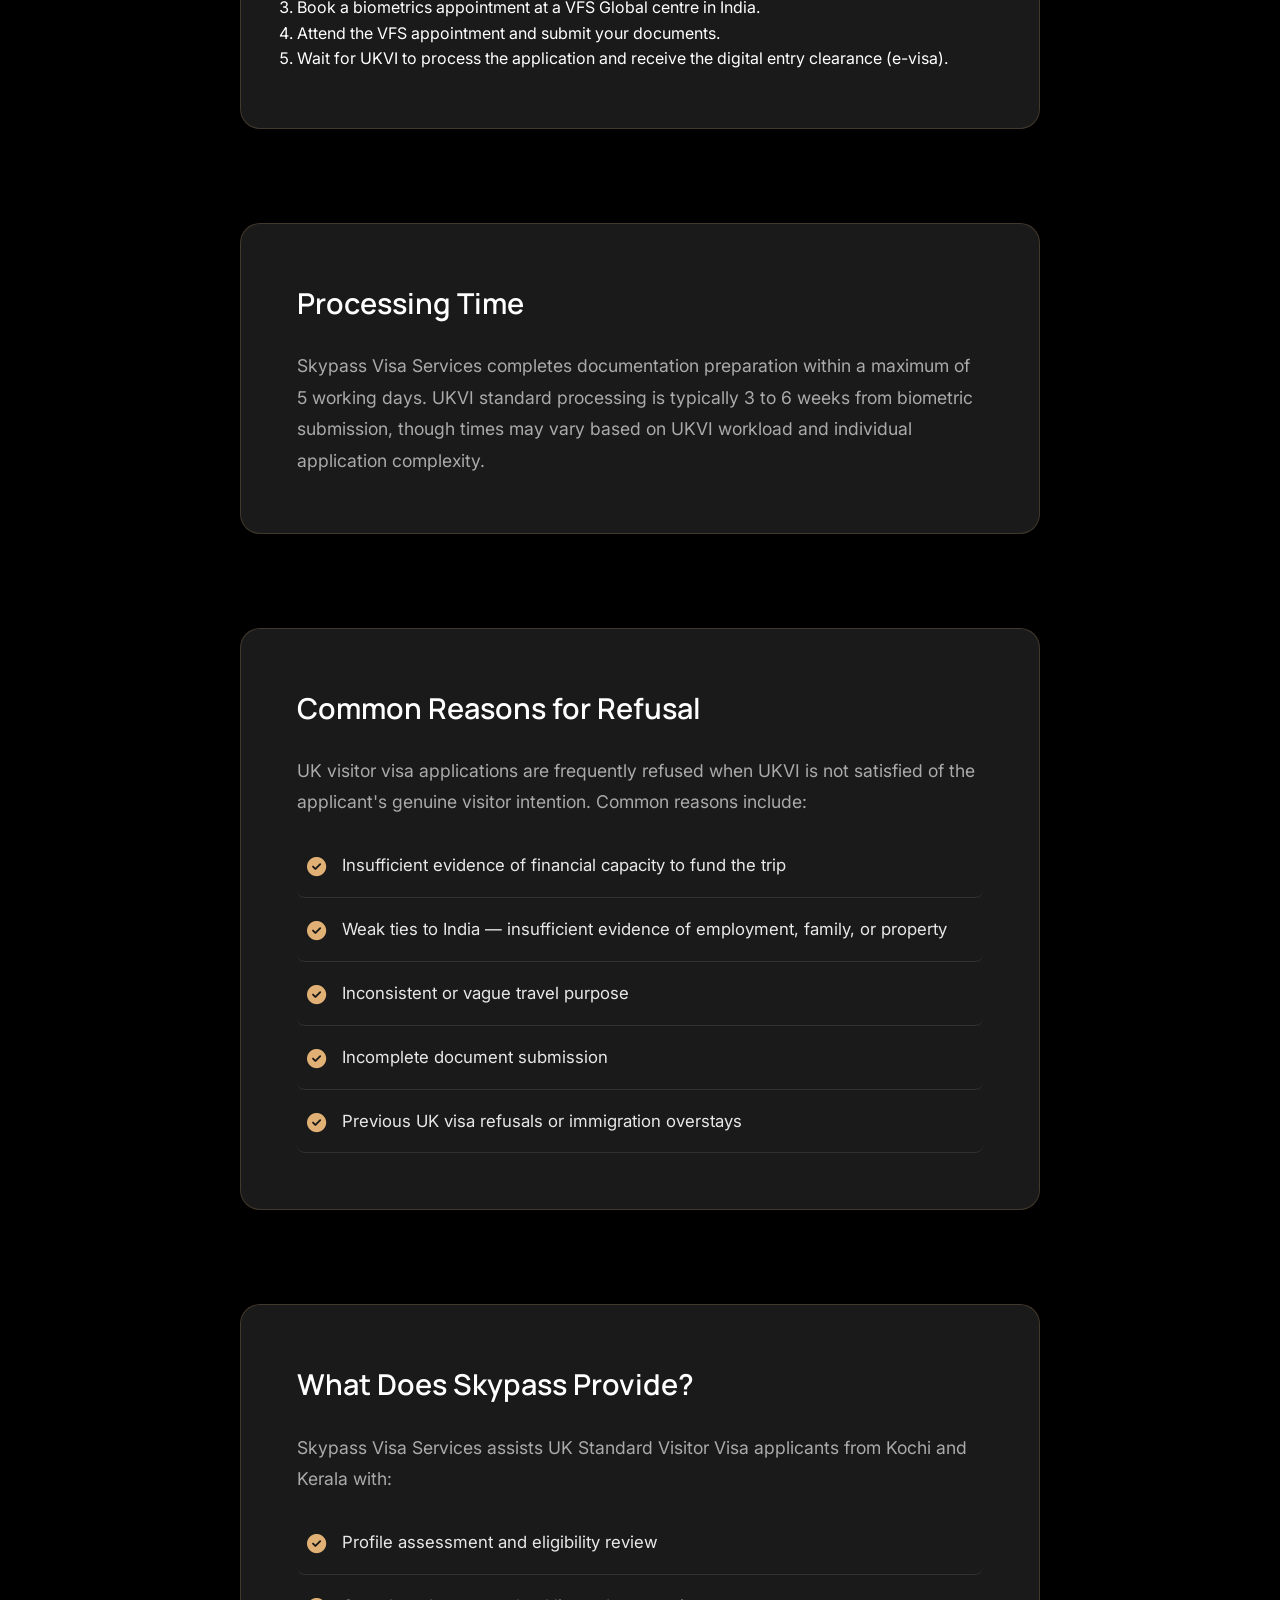
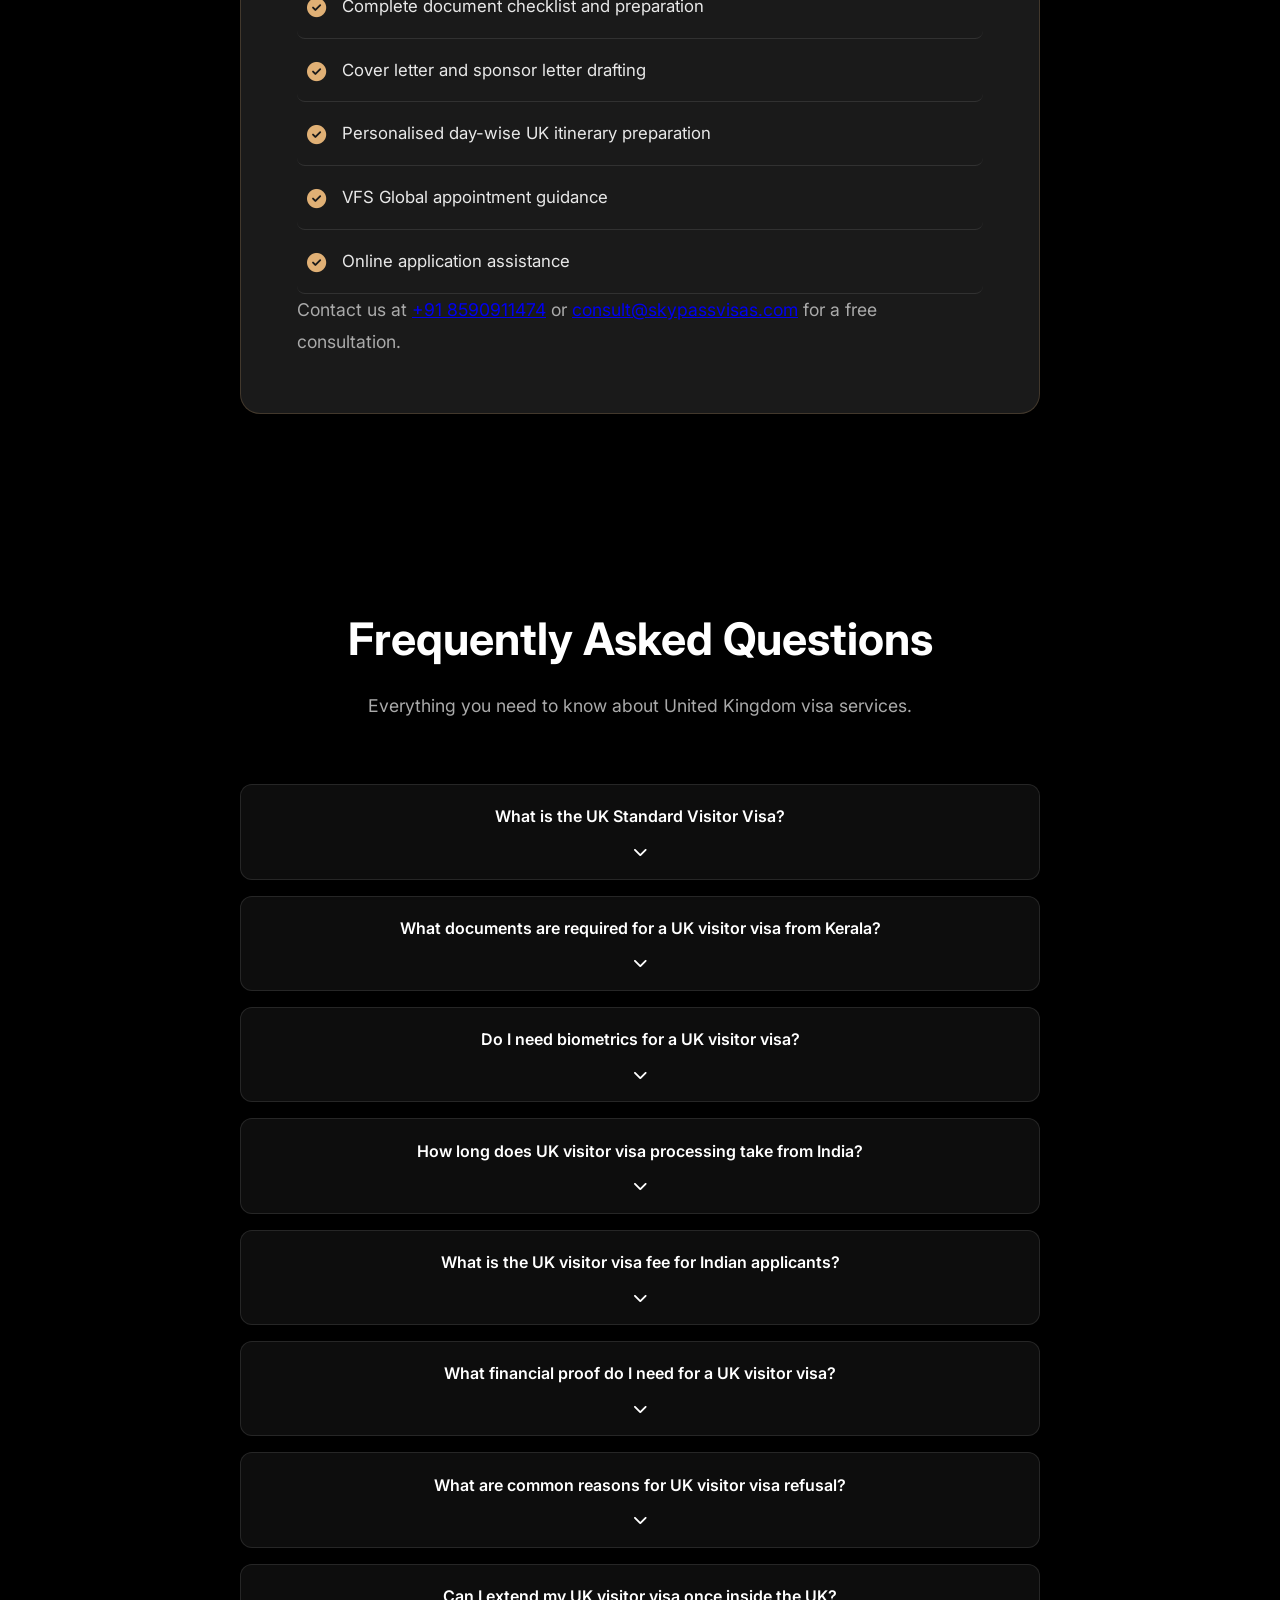
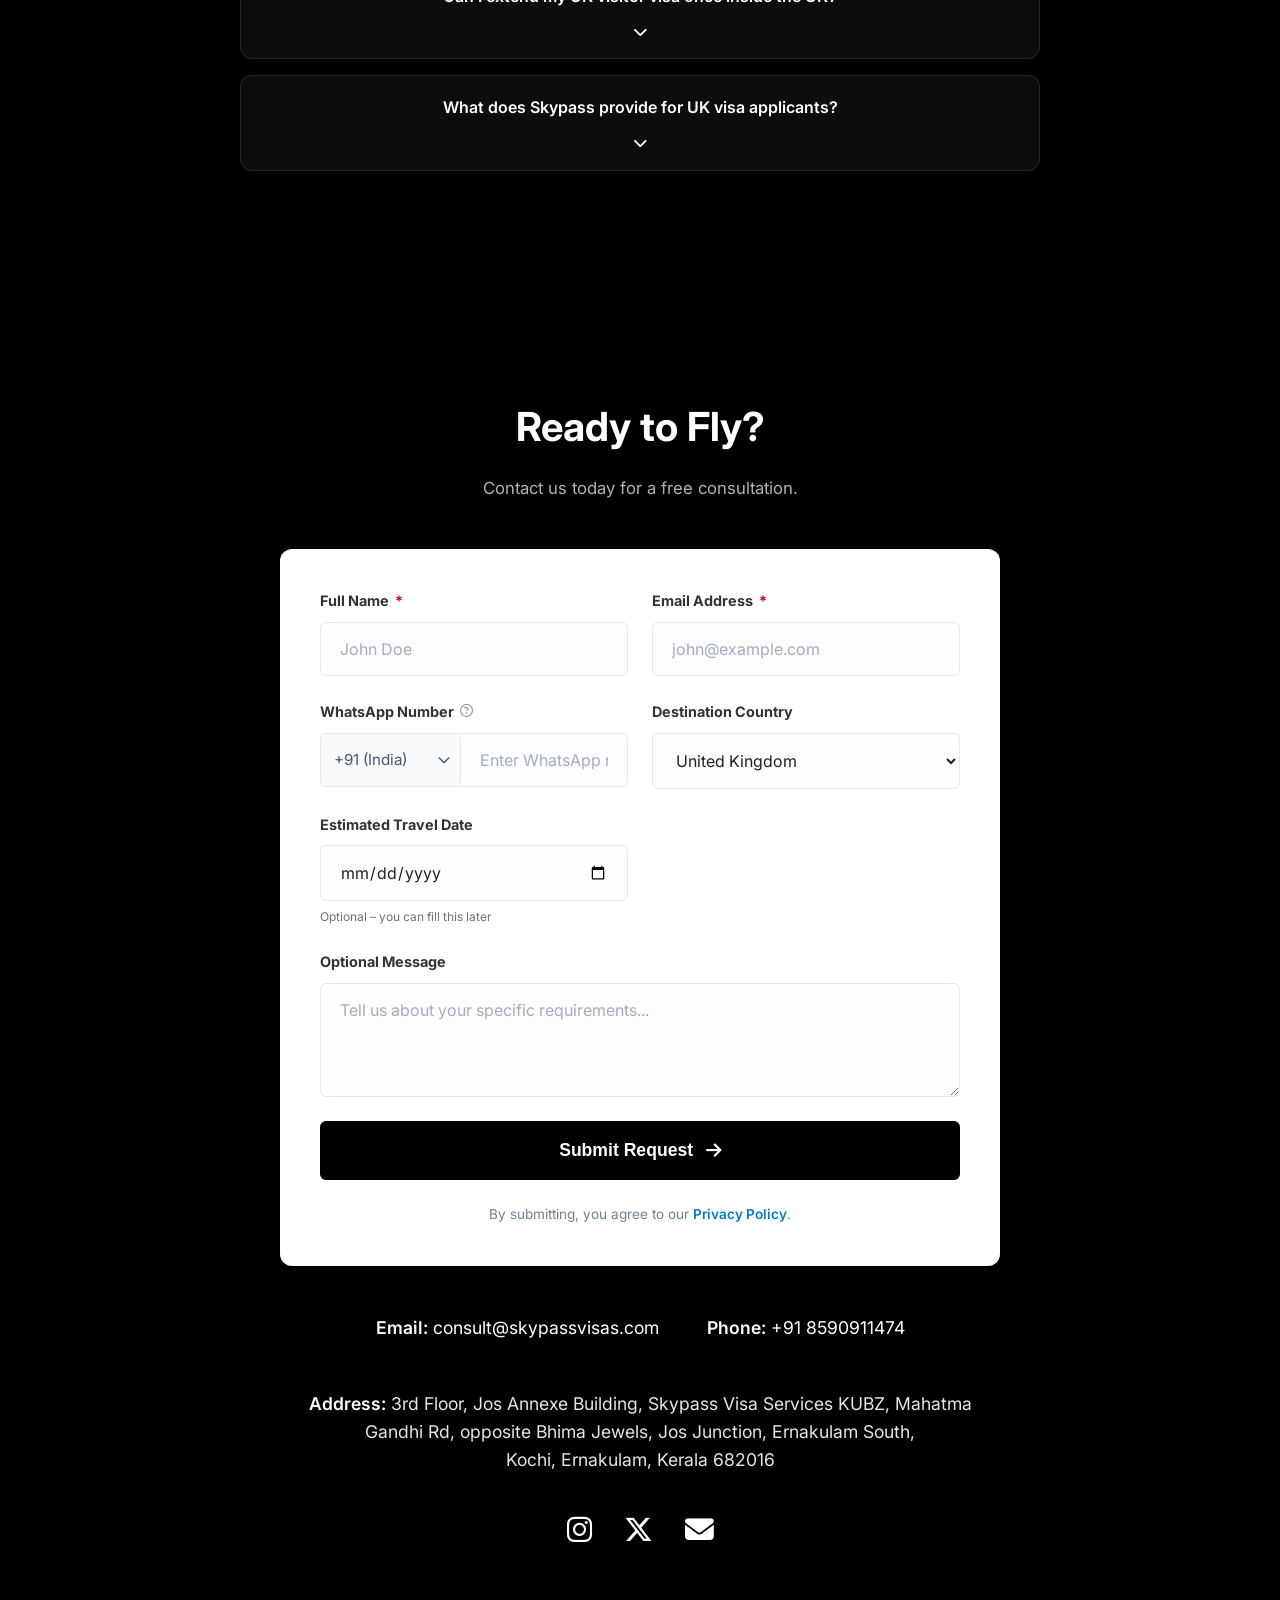
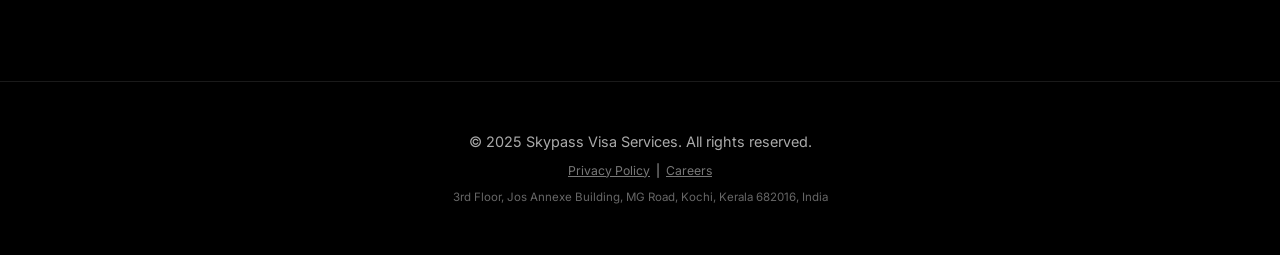
<file: uk-visa/index.html>
<!DOCTYPE html>
<html lang="en">

<head>
    <meta charset="UTF-8">
    <meta name="viewport" content="width=device-width, initial-scale=1.0">

    <!-- Primary Meta Tags -->
    <title>UK Visa Consultant Kochi | Skypass Visa Services Kerala</title>
    <meta name="title" content="UK Visa Consultant Kochi | Skypass Visa Services Kerala">
    <meta name="description"
        content="Apply for a UK visit visa with expert guidance from Skypass Visa Services, Kochi. Trusted UK visa consultant in Kerala with high success rate.">
    <meta name="keywords"
        content="uk visa kochi, uk visa kerala, uk visit visa from kochi, uk tourist visa consultant kochi, uk visa agent ernakulam, uk visa application ernakulam, how to apply uk visa from kerala">
    <meta name="author" content="Skypass Visa Services">
    <meta name="robots" content="index, follow">
    <link rel="canonical" href="https://skypassvisas.com/uk-visa/">

    <!-- Open Graph / Facebook / LinkedIn -->
    <meta property="og:type" content="website">
    <meta property="og:url" content="https://skypassvisas.com/uk-visa/">
    <meta property="og:title" content="UK Visa Consultant Kochi | Skypass Visa Services Kerala">
    <meta property="og:description"
        content="Apply for a UK visit visa with expert guidance from Skypass Visa Services, Kochi. Trusted UK visa consultant in Kerala with high success rate.">
    <meta property="og:image" content="https://skypassvisas.com/assets/og_image.png">

    <!-- Twitter -->
    <meta property="twitter:card" content="summary_large_image">
    <meta property="twitter:url" content="https://skypassvisas.com/uk-visa/">
    <meta property="twitter:title" content="UK Visa Consultant Kochi | Skypass Visa Services Kerala">
    <meta property="twitter:description"
        content="Apply for a UK visit visa with expert guidance from Skypass Visa Services, Kochi. Trusted UK visa consultant in Kerala with high success rate.">
    <meta property="twitter:image" content="https://skypassvisas.com/assets/og_image.png">

    <!-- Structured Data -->
    <script type="application/ld+json">
    {
      "@context": "https://schema.org",
      "@type": "LocalBusiness",
      "@id": "https://skypassvisas.com/#localbusiness",
      "name": "Skypass Visa Services",
      "image": "https://skypassvisas.com/assets/og_image.png",
      "url": "https://skypassvisas.com/",
      "telephone": "+918590911474",
      "email": "consult@skypassvisas.com",
      "address": {
        "@type": "PostalAddress",
        "streetAddress": "3rd Floor, Jos Annexe Building, MG Road, Jos Junction, Ernakulam South",
        "addressLocality": "Kochi",
        "addressRegion": "Kerala",
        "postalCode": "682016",
        "addressCountry": "IN"
      },
      "sameAs": [
        "https://www.instagram.com/skypass_kochi/",
        "https://x.com/skypass_kochi"
      ]
    }
    </script>

    <script type="application/ld+json">
    {
      "@context": "https://schema.org",
      "@type": "Service",
      "name": "UK Standard Visitor Visa Consultation",
      "description": "Skypass Visa Services provides consultation, documentation preparation, application review and cover letter assistance for UK Standard Visitor Visa applicants from Kerala, India.",
      "provider": {
        "@id": "https://skypassvisas.com/#localbusiness"
      },
      "serviceType": "Visa Consultancy",
      "areaServed": ["Kochi", "Kerala", "India"],
      "url": "https://skypassvisas.com/uk-visa/"
    }
    </script>

    <script type="application/ld+json">
    {
      "@context": "https://schema.org",
      "@type": "BreadcrumbList",
      "itemListElement": [
        {
          "@type": "ListItem",
          "position": 1,
          "name": "Home",
          "item": "https://skypassvisas.com/"
        },
        {
          "@type": "ListItem",
          "position": 2,
          "name": "UK Visa",
          "item": "https://skypassvisas.com/uk-visa/"
        }
      ]
    }
    </script>

    <script type="application/ld+json">
    {
      "@context": "https://schema.org",
      "@type": "FAQPage",
      "mainEntity": [
        {
          "@type": "Question",
          "name": "What is the UK Standard Visitor Visa?",
          "acceptedAnswer": {
            "@type": "Answer",
            "text": "The UK Standard Visitor Visa allows Indian passport holders to visit the United Kingdom for tourism, visiting family, attending conferences, or short business trips — for up to 6 months per visit. The application is submitted online through the UKVI portal. The UK now issues an eVisa (digital entry clearance) linked to your passport rather than a physical sticker."
          }
        },
        {
          "@type": "Question",
          "name": "What documents are required for a UK visitor visa from Kerala?",
          "acceptedAnswer": {
            "@type": "Answer",
            "text": "Key documents include: valid passport (6+ months validity), completed UKVI online application, recent passport photographs, bank statements for 3–6 months, employment certificate with salary confirmation, Income Tax Returns, confirmed return flight tickets, accommodation bookings, and a cover letter explaining the purpose and itinerary of your visit."
          }
        },
        {
          "@type": "Question",
          "name": "Do I need biometrics for a UK visitor visa?",
          "acceptedAnswer": {
            "@type": "Answer",
            "text": "Yes. All UK visitor visa applicants must provide biometric data (fingerprints and photograph) at a VFS Global UK Visa Application Centre. In Kerala, VFS Global centres for UK visa biometrics are available in Kochi and Thiruvananthapuram."
          }
        },
        {
          "@type": "Question",
          "name": "How long does UK visitor visa processing take from India?",
          "acceptedAnswer": {
            "@type": "Answer",
            "text": "Standard UK visitor visa processing takes approximately 15 to 25 working days from the date of biometric submission. Apply at least 6–8 weeks before your travel date. Priority (5 working days) and super priority (1 working day) services are available at additional cost."
          }
        },
        {
          "@type": "Question",
          "name": "What is the UK visitor visa fee for Indian applicants?",
          "acceptedAnswer": {
            "@type": "Answer",
            "text": "The UKVI application fee for a UK Standard Visitor Visa is £115 (approximately ₹12,000–₹13,000) per person. VFS Global charges an additional service fee. Priority service adds £250 and super priority adds £800."
          }
        },
        {
          "@type": "Question",
          "name": "What are common reasons for UK visitor visa refusal?",
          "acceptedAnswer": {
            "@type": "Answer",
            "text": "Common refusal reasons include: insufficient evidence of ties to India, inadequate financial funds, inconsistencies between the application and documents, vague or unconvincing purpose of visit, prior UK or Schengen refusals not disclosed, and unexplained large deposits in bank accounts."
          }
        }
      ]
    }
    </script>

    <!-- Favicon & Theme -->
    <link rel="icon" type="image/png" href="../assets/favicon.png">
    <link rel="apple-touch-icon" href="../assets/favicon.png">
    <meta name="theme-color" content="#000000">

    <link rel="preconnect" href="https://fonts.googleapis.com">
    <link rel="preconnect" href="https://fonts.gstatic.com" crossorigin>
    <link
        href="https://fonts.googleapis.com/css2?family=Manrope:wght@400;500;600;700;800&family=Inter:wght@300;400;500;600&display=swap"
        rel="stylesheet">
    <link rel="stylesheet" href="https://cdnjs.cloudflare.com/ajax/libs/font-awesome/6.5.1/css/all.min.css">
    <link rel="stylesheet" href="../css/styles.css">
</head>

<body class="country-page">
    <header>
        <div class="logo-container">
            <a href="../index.html"><img src="../assets/skypass_logo.png" alt="Skypass Visa Services Logo"
                    class="logo"></a>
        </div>
        <button class="mobile-menu-toggle" aria-label="Toggle menu">
            <span></span>
            <span></span>
            <span></span>
        </button>
        <nav>
            <ul>
                <li><a href="../index.html#home">Home</a></li>
                <li><a href="../index.html#services">Services</a></li>
                <li><a href="../index.html#about">About</a></li>
                <li><a href="../index.html#countries">Destinations</a></li>
                <li><a href="../index.html#faq">FAQ</a></li>
                <li><a href="../careers.html">Careers</a></li>
                <li><a href="#contact" class="cta-button-small">Contact Us</a></li>
            </ul>
        </nav>
    </header>

    <main>
        <section class="country-hero" style="background-image: url('../assets/clock_tower.png');">
            <div class="country-hero-content">
                <h1>UK Visa for Indians</h1>
                <div class="country-hero-stats">
                    <div class="stat-item">
                        <span class="stat-label"><i class="fa-regular fa-calendar-check" style="margin-right: 5px;"></i>
                            VALID</span>
                        <span class="stat-value">UPTO 6 MONTHS</span>
                    </div>
                    <div class="stat-item">
                        <span class="stat-label"><i class="fa-solid fa-tag" style="margin-right: 5px;"></i>
                            CATEGORY</span>
                        <span class="stat-value">Standard Visitor Visa</span>
                    </div>
                    <div class="stat-item">
                        <span class="stat-label"><i class="fa-solid fa-passport" style="margin-right: 5px;"></i>
                            TYPE</span>
                        <span class="stat-value">E-VISA</span>
                    </div>
                </div>
                <a href="#contact" class="btn-start-app">Start New Application</a>
                <a href="#checklist" class="view-checklist">View Checklist <i class="fa-solid fa-chevron-down"
                        style="margin-left: 5px;"></i></a>
            </div>
        </section>

        <section id="checklist" class="services" style="padding-top: 60px;">
            <div class="about-container" style="max-width: 800px; margin: 0 auto;">
                <div class="about-content">
                    <div style="margin-bottom: 30px;">
                        <a href="/assets/brochures/uk-brochure.pdf" download class="btn-primary">
                            Download Brochure
                        </a>
                    </div>
                    <div class="about-story" style="margin-bottom: 30px;">
                        <h2 style="font-size: 1.4rem; margin-bottom: 10px;">What is the UK Standard Visitor Visa?</h2>
                        <p>The UK Standard Visitor Visa allows Indian passport holders to visit the United Kingdom for tourism, visiting family or friends, attending conferences, or short business trips for up to 6 months per visit. Applications are processed by UK Visas and Immigration (UKVI).</p>
                        <p>Since 2024, the UK has transitioned to a digital entry clearance (e-visa) system. Most Indian nationals will receive a digital visa rather than a physical sticker in their passport. At the border, travellers present their passport and their eVisa permission is verified electronically.</p>
                        <p><em>Visa decisions are made solely by UK Visas and Immigration (UKVI). Approval cannot be guaranteed.</em></p>
                    </div>

                    <div class="about-story" style="margin-bottom: 30px;">
                        <h3>Who Can Apply?</h3>
                        <p>Indian passport holders wishing to visit the UK for tourism, visiting family, attending events, short business trips, or transit may apply. Applicants must demonstrate sufficient funds, strong ties to India, and genuine intention to leave the UK at the end of their permitted stay.</p>
                    </div>

                    <div class="about-story" style="margin-bottom: 30px;">
                        <h3>Documents Required</h3>
                        <p>Key documents for a UK Standard Visitor Visa from India typically include:</p>
                        <ul>
                            <li>Valid original passport (minimum 6 months validity) and all previous passports</li>
                            <li>Personal bank statements for the last 6 months (bank-sealed original)</li>
                            <li>Income Tax Return (ITR-V) for the last 3 years</li>
                            <li>Employment certificate with salary, NOC, and approved leave letter (or business registration for self-employed)</li>
                            <li>Proof of funds, fixed deposits, or property documents</li>
                            <li>Detailed day-wise UK travel itinerary and confirmed hotel bookings</li>
                            <li>Strong evidence of ties to India (family, employment, property)</li>
                            <li>Sponsor or invitation letter with sponsor's bank statements (if visiting family or friends)</li>
                        </ul>
                        <p><small>Requirements may change. Always verify with <a href="https://www.gov.uk/standard-visitor-visa" target="_blank" rel="noopener">UK Visas and Immigration (UKVI)</a>.</small></p>
                    </div>

                    <div class="about-story" style="margin-bottom: 30px;">
                        <h3>Application Process</h3>
                        <ol>
                            <li>Apply online via the UK government's visa application portal.</li>
                            <li>Pay the UKVI visa application fee (currently £115 for a standard 6-month visitor visa, subject to change).</li>
                            <li>Book a biometrics appointment at a VFS Global centre in India.</li>
                            <li>Attend the VFS appointment and submit your documents.</li>
                            <li>Wait for UKVI to process the application and receive the digital entry clearance (e-visa).</li>
                        </ol>
                    </div>

                    <div class="about-story" style="margin-bottom: 30px;">
                        <h3>Processing Time</h3>
                        <p>Skypass Visa Services completes documentation preparation within a maximum of 5 working days. UKVI standard processing is typically 3 to 6 weeks from biometric submission, though times may vary based on UKVI workload and individual application complexity.</p>
                    </div>

                    <div class="about-story" style="margin-bottom: 30px;">
                        <h3>Common Reasons for Refusal</h3>
                        <p>UK visitor visa applications are frequently refused when UKVI is not satisfied of the applicant's genuine visitor intention. Common reasons include:</p>
                        <ul>
                            <li>Insufficient evidence of financial capacity to fund the trip</li>
                            <li>Weak ties to India — insufficient evidence of employment, family, or property</li>
                            <li>Inconsistent or vague travel purpose</li>
                            <li>Incomplete document submission</li>
                            <li>Previous UK visa refusals or immigration overstays</li>
                        </ul>
                    </div>

                    <div class="about-story" style="margin-bottom: 30px;">
                        <h3>What Does Skypass Provide?</h3>
                        <p>Skypass Visa Services assists UK Standard Visitor Visa applicants from Kochi and Kerala with:</p>
                        <ul>
                            <li>Profile assessment and eligibility review</li>
                            <li>Complete document checklist and preparation</li>
                            <li>Cover letter and sponsor letter drafting</li>
                            <li>Personalised day-wise UK itinerary preparation</li>
                            <li>VFS Global appointment guidance</li>
                            <li>Online application assistance</li>
                        </ul>
                        <p>Contact us at <a href="tel:+918590911474">+91 8590911474</a> or <a href="mailto:consult@skypassvisas.com">consult@skypassvisas.com</a> for a free consultation.</p>
                    </div>
                </div>
            </div>
        </section>

        <section id="faq" class="faq">
            <div class="section-header">
                <h2>Frequently Asked Questions</h2>
                <p>Everything you need to know about United Kingdom visa services.</p>
            </div>
            <div class="faq-accordion">
                <div class="faq-item">
                    <div class="faq-question">What is the UK Standard Visitor Visa? <i class="fas fa-chevron-down"></i></div>
                    <div class="faq-answer">The UK Standard Visitor Visa allows Indian passport holders to visit the United Kingdom for tourism, visiting family or friends, attending conferences, or short business trips — for up to 6 months per visit. The application is submitted online through the UK Visas and Immigration (UKVI) portal. The UK is transitioning to an e-visa system; Indian nationals now receive an electronic travel authorisation (ETA) or eVisa linked to their passport rather than a physical sticker.</div>
                </div>
                <div class="faq-item">
                    <div class="faq-question">What documents are required for a UK visitor visa from Kerala? <i class="fas fa-chevron-down"></i></div>
                    <div class="faq-answer">Key documents include: valid passport (at least 6 months validity), completed UKVI online application, recent passport photographs, bank statements for 3–6 months, employment certificate with salary confirmation, Income Tax Returns, confirmed return flight tickets, accommodation bookings, and a cover letter explaining the purpose and itinerary of your visit. Property documents and evidence of ties to India strengthen the application.</div>
                </div>
                <div class="faq-item">
                    <div class="faq-question">Do I need biometrics for a UK visitor visa? <i class="fas fa-chevron-down"></i></div>
                    <div class="faq-answer">Yes. All UK visitor visa applicants must provide biometric data (fingerprints and photograph) at a VFS Global UK Visa Application Centre. In Kerala, VFS Global centres for UK visa biometrics are available in Kochi and Thiruvananthapuram. The VFS appointment must be booked after completing the online UKVI application.</div>
                </div>
                <div class="faq-item">
                    <div class="faq-question">How long does UK visitor visa processing take from India? <i class="fas fa-chevron-down"></i></div>
                    <div class="faq-answer">Standard UK visitor visa processing takes approximately 15 to 25 working days from the date of biometric submission at the VFS centre. Skypass completes document preparation in up to 5 working days. Apply at least 6–8 weeks before your travel date. Priority (5 working days) and super priority (1 working day) services are available at additional cost.</div>
                </div>
                <div class="faq-item">
                    <div class="faq-question">What is the UK visitor visa fee for Indian applicants? <i class="fas fa-chevron-down"></i></div>
                    <div class="faq-answer">The UKVI application fee for a UK Standard Visitor Visa is £115 (approximately ₹12,000–₹13,000) per person. VFS Global charges an additional service fee. Priority service adds £250 and super priority adds £800. These are government and service fees — Skypass charges a separate consultancy fee for document review and preparation.</div>
                </div>
                <div class="faq-item">
                    <div class="faq-question">What financial proof do I need for a UK visitor visa? <i class="fas fa-chevron-down"></i></div>
                    <div class="faq-answer">There is no fixed minimum bank balance specified by UKVI for Indian tourist visa applicants. You need to show sufficient funds to cover your trip expenses — accommodation, travel, daily costs — and that you can meet these without working in the UK. Bank statements for 3–6 months, salary slips, and evidence of regular financial activity matter more than a single large balance. Skypass will help you present your finances clearly.</div>
                </div>
                <div class="faq-item">
                    <div class="faq-question">What are common reasons for UK visitor visa refusal? <i class="fas fa-chevron-down"></i></div>
                    <div class="faq-answer">Common refusal reasons include: insufficient evidence of ties to India (no stable employment, property, or dependants), inadequate financial funds, inconsistencies between the application and documents, vague or unconvincing purpose of visit, prior UK or Schengen refusals not disclosed, and unexplained large deposits in bank accounts.</div>
                </div>
                <div class="faq-item">
                    <div class="faq-question">Can I extend my UK visitor visa once inside the UK? <i class="fas fa-chevron-down"></i></div>
                    <div class="faq-answer">In limited exceptional circumstances, it may be possible to apply to extend a UK Standard Visitor Visa from within the UK. However, extensions are rarely approved for tourism purposes. You should plan to stay within your granted visa period. Overstaying has serious consequences including future visa bans.</div>
                </div>
                <div class="faq-item">
                    <div class="faq-question">What does Skypass provide for UK visa applicants? <i class="fas fa-chevron-down"></i></div>
                    <div class="faq-answer">Skypass provides: free profile assessment, personalised document checklist, cover letter guidance, UKVI online application review, VFS appointment guidance, and WhatsApp and in-office support. Skypass is a consultancy — we cannot submit the application on your behalf, and we cannot guarantee visa approval. All decisions are made by UKVI.</div>
                </div>
            </div>
        </section>

        <section id="contact" class="contact">
            <div class="contact-container">
                <h2>Ready to Fly?</h2>
                <p>Contact us today for a free consultation.</p>

                <form id="lead-capture-form" class="lead-form">
                    <div id="form-status" class="form-status"></div>

                    <div class="form-grid">
                        <div class="form-group">
                            <label for="name">Full Name <span class="required">*</span></label>
                            <input type="text" id="name" name="name" placeholder="John Doe" required>
                        </div>
                        <div class="form-group">
                            <label for="email">Email Address <span class="required">*</span></label>
                            <input type="email" id="email" name="email" placeholder="john@example.com" required>
                        </div>
                        <div class="form-group">
                            <label for="phone">WhatsApp Number <i class="far fa-question-circle info-icon"></i></label>
                            <div class="phone-input-container">
                                <select id="countryCode" name="countryCode" class="phone-prefix-select">
                                    <option value="+91" selected>+91 (India)</option>
                                    <option value="+1">+1 (USA)</option>
                                    <option value="+44">+44 (UK)</option>
                                    <option value="+971">+971 (UAE)</option>
                                    <option value="+61">+61 (Australia)</option>
                                </select>
                                <input type="tel" id="phone" name="phone" placeholder="Enter WhatsApp number" required>
                            </div>
                            <span id="phone-error" class="inline-error">Invalid phone number</span>
                        </div>
                        <div class="form-group">
                            <label for="country">Destination Country</label>
                            <select id="country" name="country" required>
                                <option value="" disabled>Select destination</option>
                                <option value="USA">USA</option>
                                <option value="Canada">Canada</option>
                                <option value="UK">United Kingdom</option>
                                <option value="Australia">Australia</option>
                                <option value="Schengen">Schengen Area</option>
                                <option value="South Korea">South Korea</option>
                                <option value="Japan">Japan</option>
                                <option value="New Zealand">New Zealand</option>
                                <option value="UAE">UAE</option>
                                <option value="Other">Other</option>
                            </select>
                            <script>
                                // Pre-select the country based on the page
                                document.addEventListener('DOMContentLoaded', () => {
                                    const select = document.getElementById('country');
                                    for (let i = 0; i < select.options.length; i++) {
                                        if (select.options[i].value === 'UK') {
                                            select.selectedIndex = i;
                                            break;
                                        }
                                    }
                                });
                            </script>
                        </div>
                        <div class="form-group">
                            <label for="travelDate">Estimated Travel Date</label>
                            <input type="date" id="travelDate" name="travelDate">
                            <span style="font-size: 0.75rem; color: #6b7280; margin-top: -4px;">Optional – you can fill
                                this later</span>
                        </div>
                    </div>

                    <div class="form-group">
                        <label for="message">Optional Message</label>
                        <textarea id="message" name="message" placeholder="Tell us about your specific requirements..."
                            rows="4"></textarea>
                    </div>

                    <button type="submit" id="submit-btn" class="submit-button">
                        Submit Request <i class="fas fa-arrow-right"></i>
                    </button>

                    <div class="form-footer">
                        By submitting, you agree to our <a href="../privacy-policy.html">Privacy Policy</a>.
                    </div>
                </form>

                <div class="contact-details">
                    <div class="contact-item">
                        <span>Email:</span> <a href="mailto:consult@skypassvisas.com">consult@skypassvisas.com</a>
                    </div>
                    <div class="contact-item">
                        <span>Phone:</span> <a href="tel:+918590911474">+91 8590911474</a>
                    </div>
                    <div class="contact-item">
                        <span>Address:</span> 3rd Floor, Jos Annexe Building, Skypass Visa Services KUBZ, Mahatma Gandhi Rd, opposite Bhima Jewels, Jos Junction, Ernakulam South,<br>
                        Kochi, Ernakulam, Kerala 682016
                    </div>
                </div>
                <div class="social-links">
                    <a href="https://www.instagram.com/skypass_kochi/" class="social-icon" aria-label="Instagram"><i
                            class="fab fa-instagram"></i></a>
                    <a href="https://x.com/skypass_kochi" class="social-icon" aria-label="X (Twitter)"><i
                            class="fab fa-x-twitter"></i></a>
                    <a href="mailto:consult@skypassvisas.com" class="social-icon" aria-label="Email"><i
                            class="fas fa-envelope"></i></a>
                </div>
            </div>
        </section>
    </main>

    <footer>
        <p>&copy; 2025 Skypass Visa Services. All rights reserved.</p>
        <p style="margin-top: 8px; font-size: 0.85em;">
            <a href="/privacy-policy.html" style="color: inherit; text-decoration: underline; opacity: 0.7;">Privacy Policy</a>
            &nbsp;|&nbsp;
            <a href="/careers.html" style="color: inherit; text-decoration: underline; opacity: 0.7;">Careers</a>
        </p>
        <p style="margin-top: 8px; font-size: 0.8em; opacity: 0.6;">3rd Floor, Jos Annexe Building, MG Road, Kochi, Kerala 682016, India</p>
    </footer>

    <!-- Floating WhatsApp Button -->
    <a href="https://wa.me/+918590911474" class="whatsapp-float" target="_blank" aria-label="Chat on WhatsApp">
        <i class="fab fa-whatsapp"></i>
        <span>Chat with us</span>
    </a>

    <script src="../js/scripts.js?v=1.1"></script>
</body>

</html>
</file>
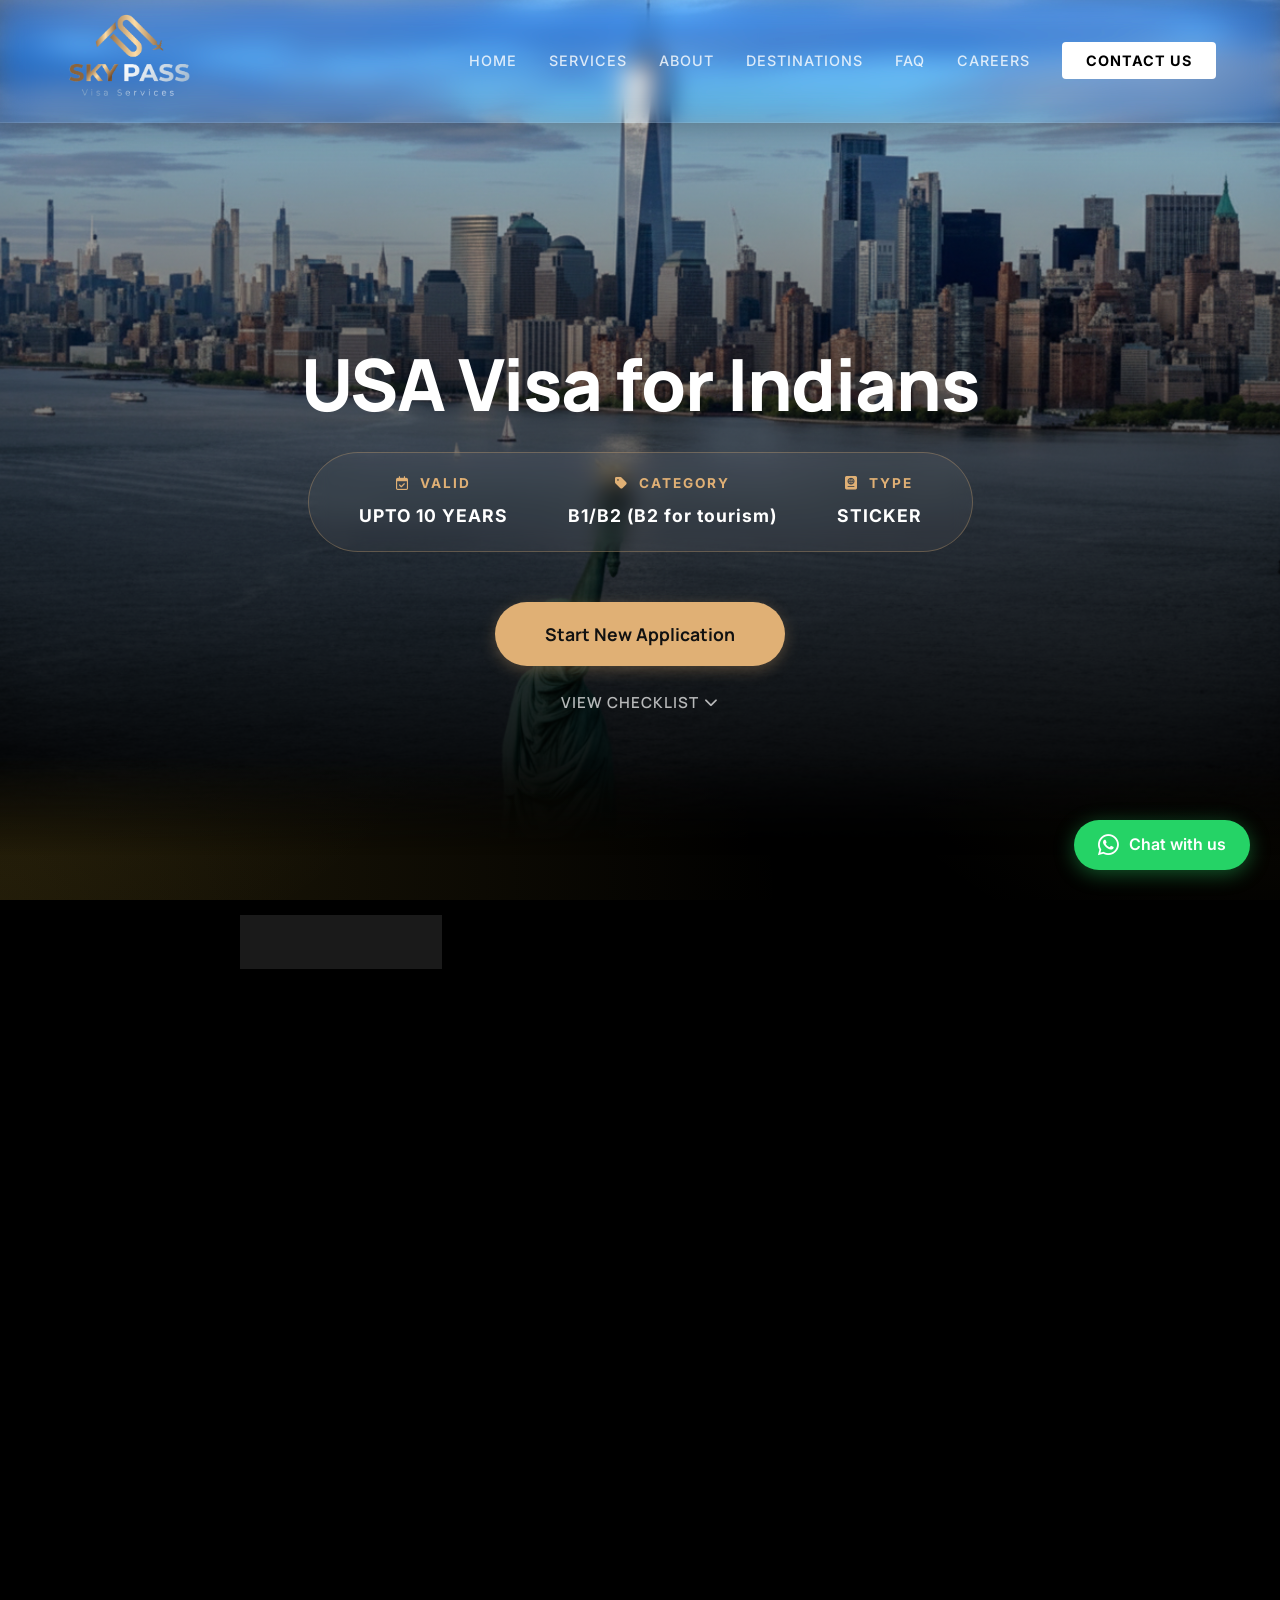
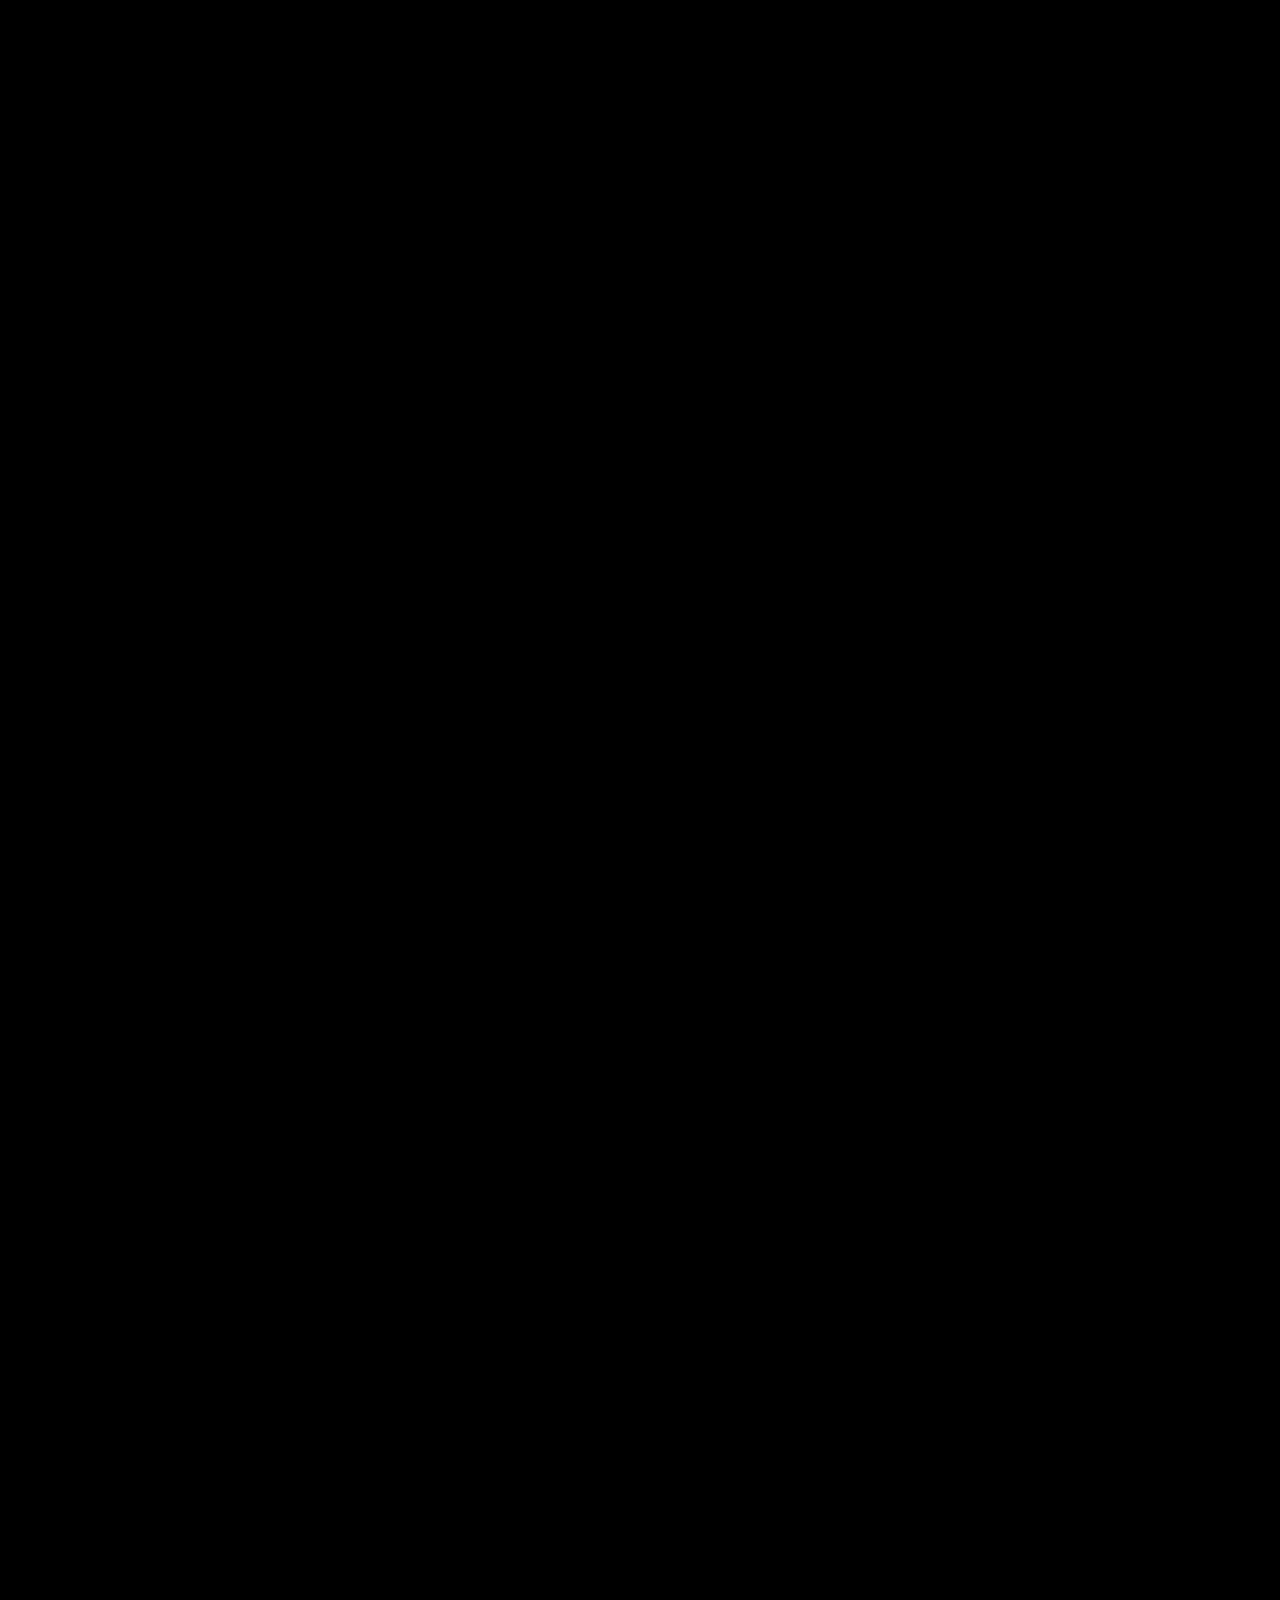
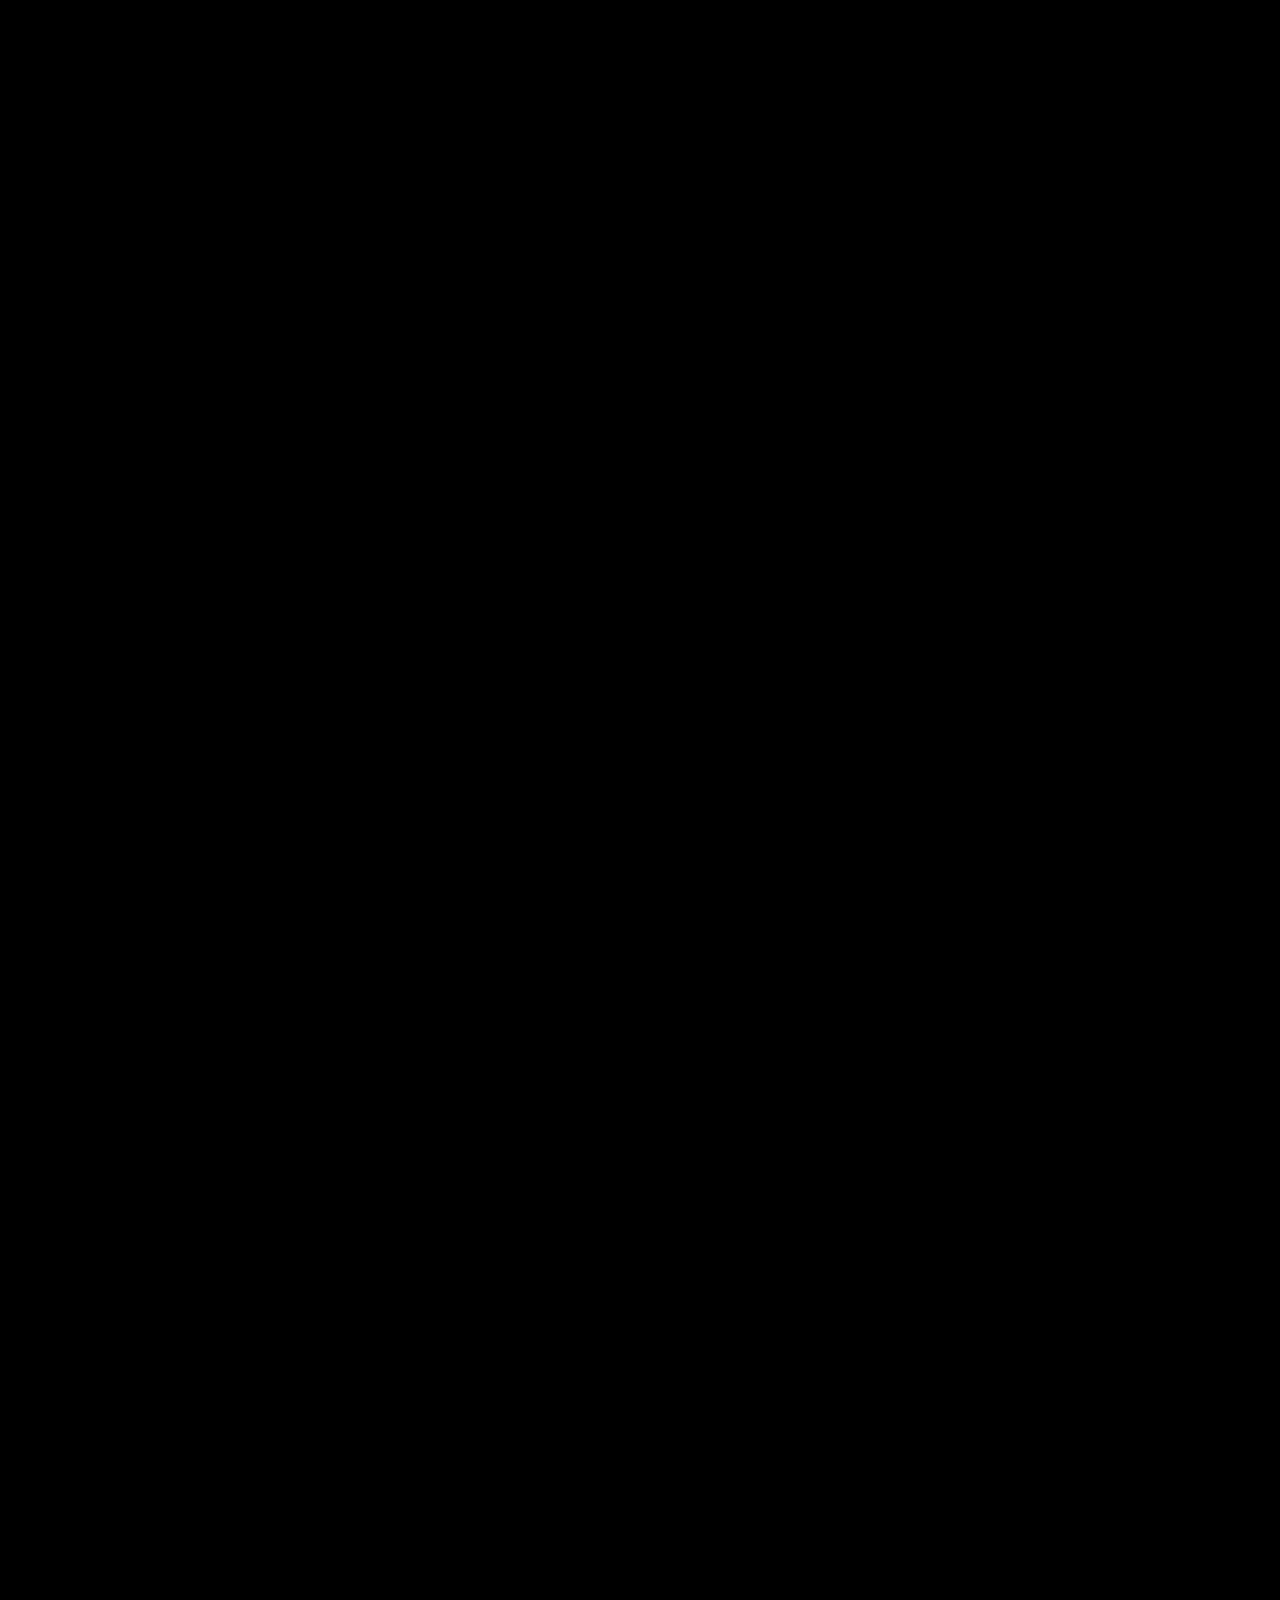
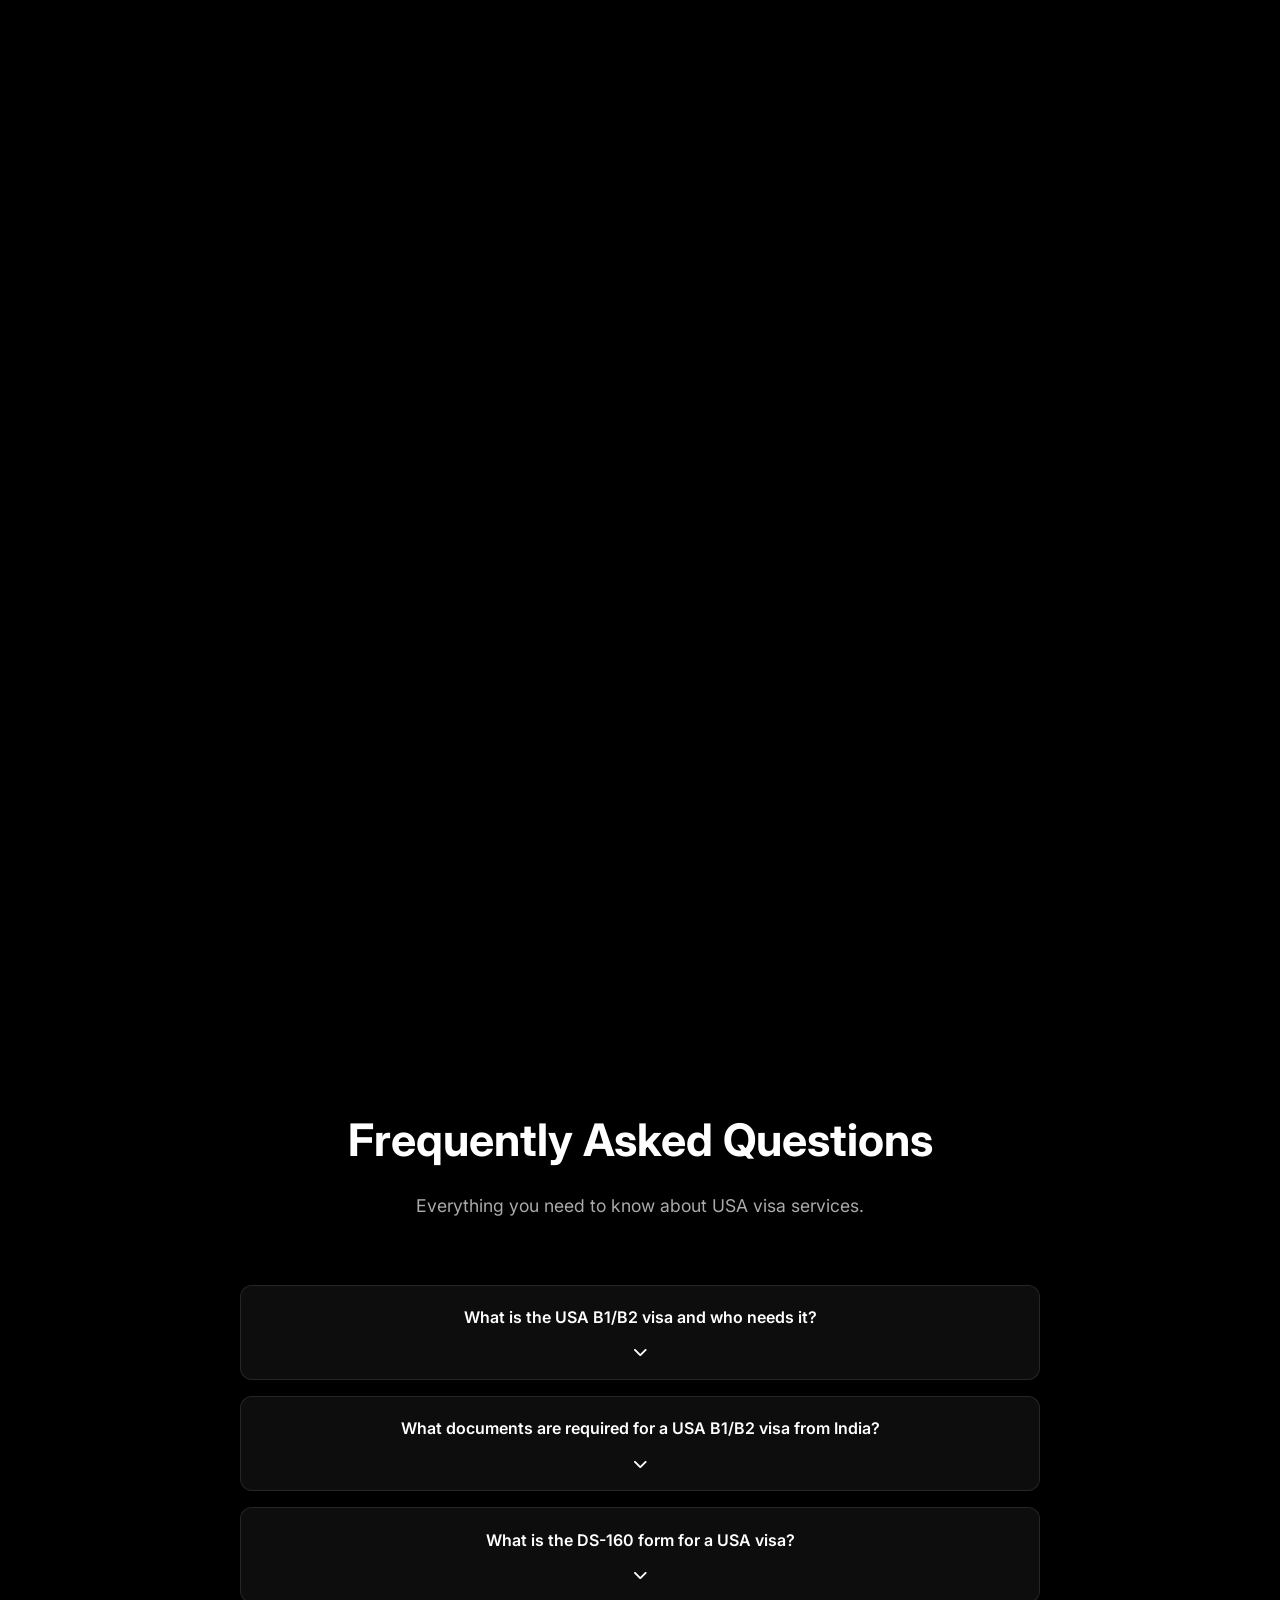
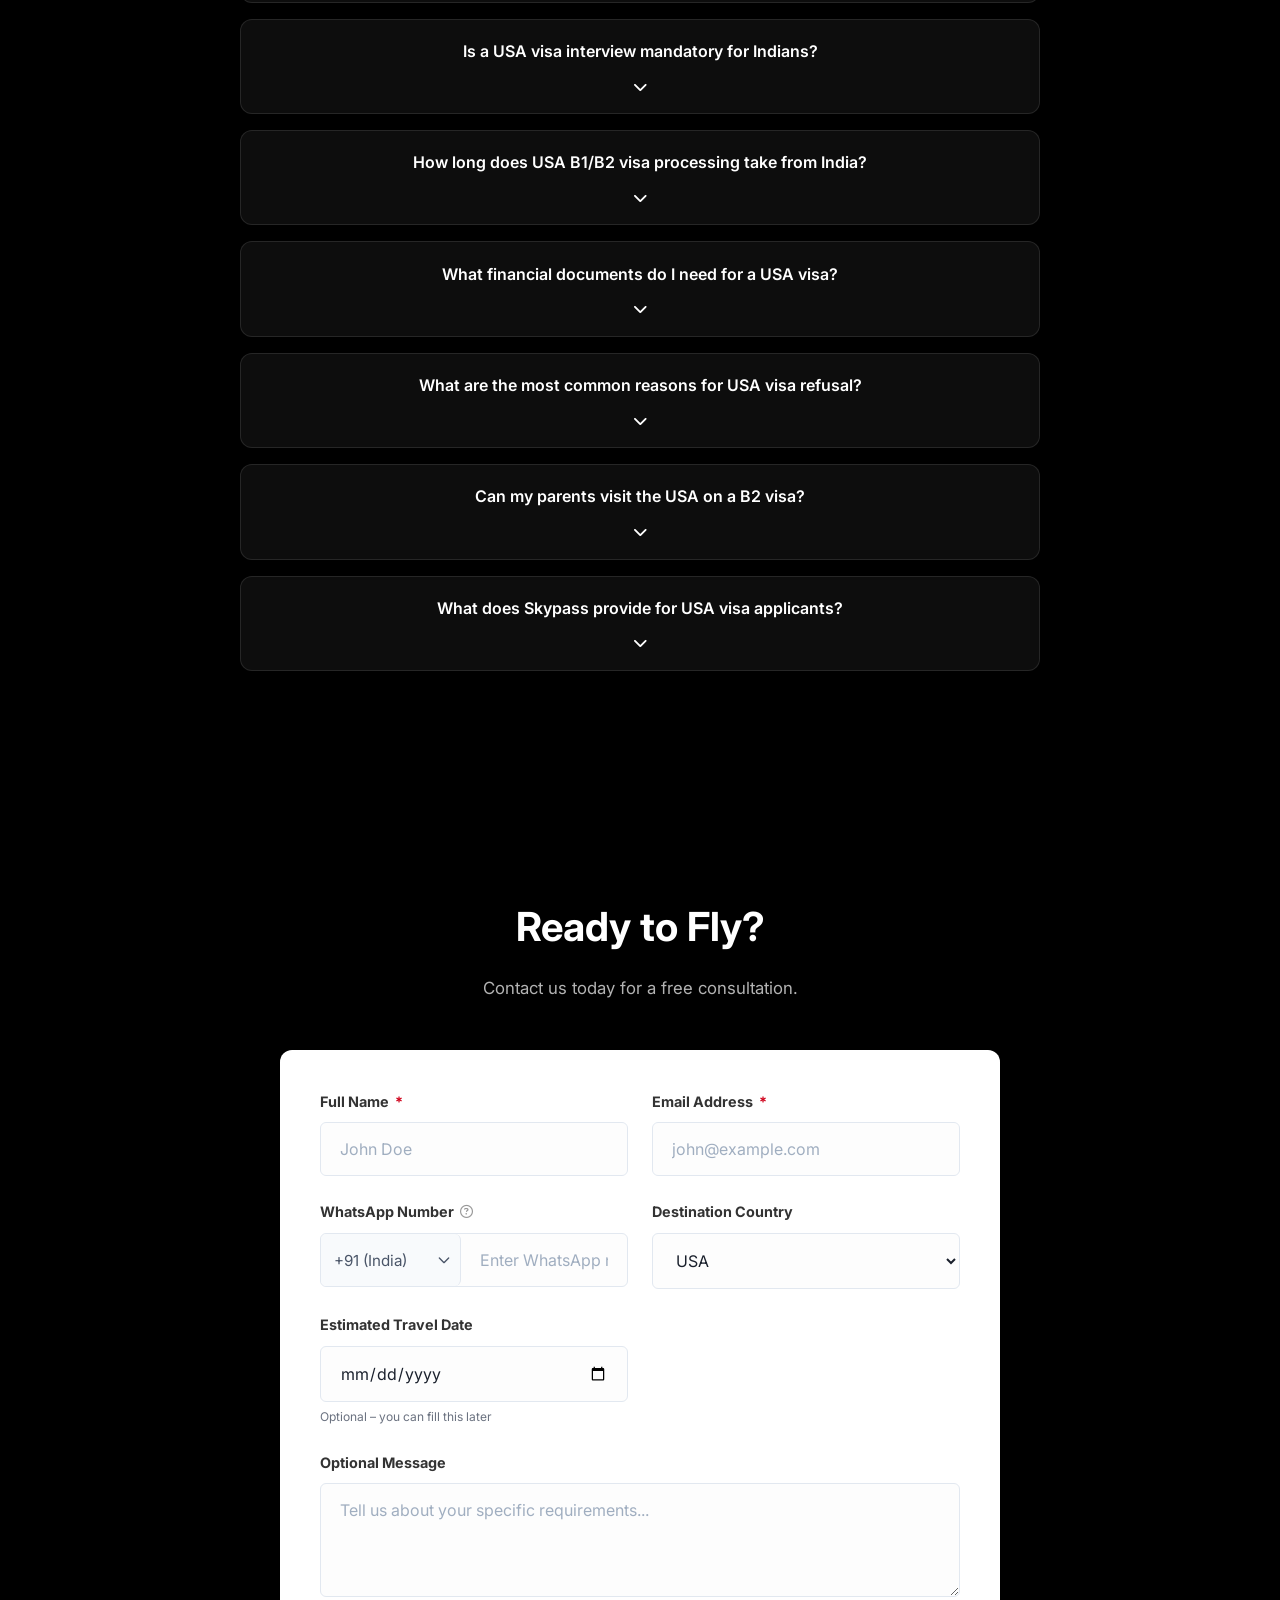
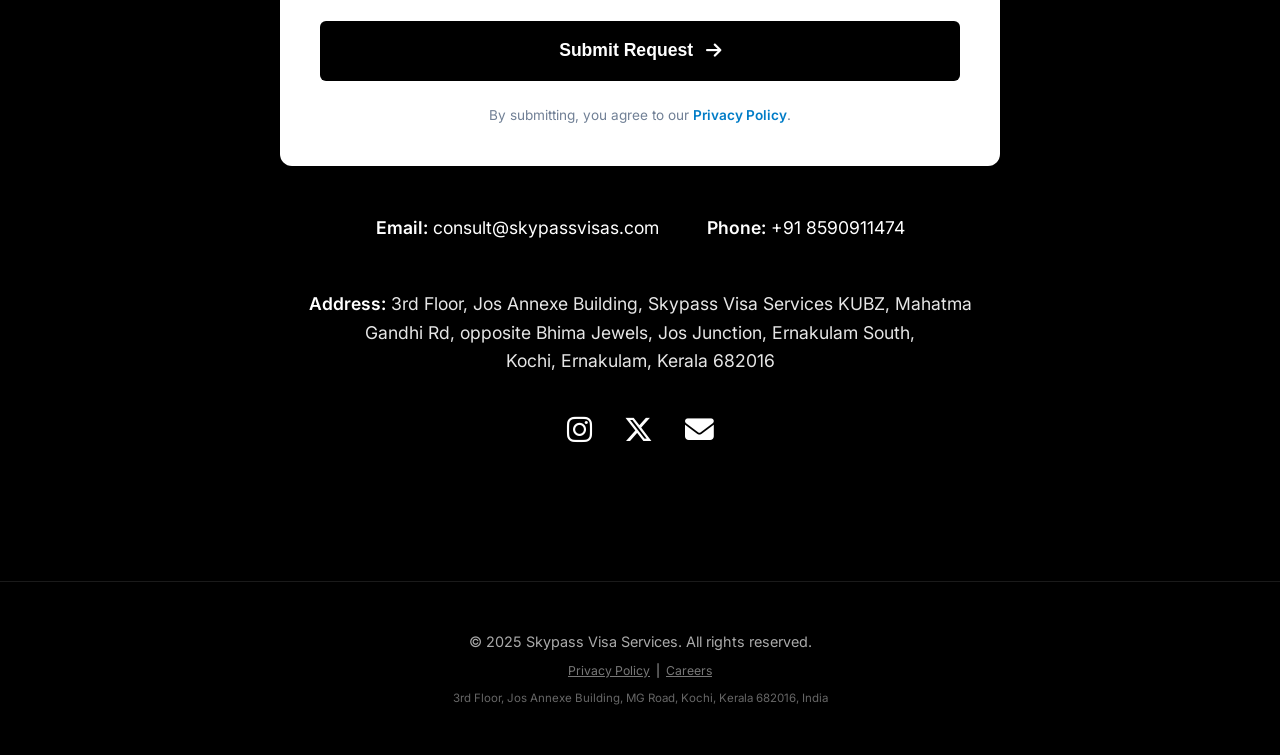
<file: usa-visa/index.html>
<!DOCTYPE html>
<html lang="en">

<head>
    <meta charset="UTF-8">
    <meta name="viewport" content="width=device-width, initial-scale=1.0">

    <!-- Primary Meta Tags -->
    <title>USA Visa Consultant Kochi | Skypass Visa Services Kerala</title>
    <meta name="title" content="USA Visa Consultant Kochi | Skypass Visa Services Kerala">
    <meta name="description"
        content="Get your US B2 tourist visa with help from Skypass Visa Services, Kochi. Trusted America visa consultancy in Kerala.">
    <meta name="keywords"
        content="usa visa kochi, us visa kerala, america visa consultant kochi, b2 visa agent kochi, us tourist visa from kerala, usa visa consultancy ernakulam, how to get usa visa from kerala">
    <meta name="author" content="Skypass Visa Services">
    <meta name="robots" content="index, follow">
    <link rel="canonical" href="https://skypassvisas.com/usa-visa/">

    <!-- Open Graph / Facebook / LinkedIn -->
    <meta property="og:type" content="website">
    <meta property="og:url" content="https://skypassvisas.com/usa-visa/">
    <meta property="og:title" content="USA Visa Consultant Kochi | Skypass Visa Services Kerala">
    <meta property="og:description"
        content="Get your US B2 tourist visa with help from Skypass Visa Services, Kochi. Trusted America visa consultancy in Kerala.">
    <meta property="og:image" content="https://skypassvisas.com/assets/og_image.png">

    <!-- Twitter -->
    <meta property="twitter:card" content="summary_large_image">
    <meta property="twitter:url" content="https://skypassvisas.com/usa-visa/">
    <meta property="twitter:title" content="USA Visa Consultant Kochi | Skypass Visa Services Kerala">
    <meta property="twitter:description"
        content="Get your US B2 tourist visa with help from Skypass Visa Services, Kochi. Trusted America visa consultancy in Kerala.">
    <meta property="twitter:image" content="https://skypassvisas.com/assets/og_image.png">

    <!-- Structured Data -->
    <script type="application/ld+json">
    {
      "@context": "https://schema.org",
      "@type": "LocalBusiness",
      "@id": "https://skypassvisas.com/#localbusiness",
      "name": "Skypass Visa Services",
      "image": "https://skypassvisas.com/assets/og_image.png",
      "url": "https://skypassvisas.com/",
      "telephone": "+918590911474",
      "email": "consult@skypassvisas.com",
      "address": {
        "@type": "PostalAddress",
        "streetAddress": "3rd Floor, Jos Annexe Building, MG Road, Jos Junction, Ernakulam South",
        "addressLocality": "Kochi",
        "addressRegion": "Kerala",
        "postalCode": "682016",
        "addressCountry": "IN"
      },
      "sameAs": [
        "https://www.instagram.com/skypass_kochi/",
        "https://x.com/skypass_kochi"
      ]
    }
    </script>

    <script type="application/ld+json">
    {
      "@context": "https://schema.org",
      "@type": "Service",
      "name": "USA B1/B2 Visitor Visa Consultation",
      "description": "Skypass Visa Services provides consultation, documentation preparation, application review, cover letter and itinerary assistance for USA B1/B2 visitor visa applicants from Kerala, India.",
      "provider": {
        "@id": "https://skypassvisas.com/#localbusiness"
      },
      "serviceType": "Visa Consultancy",
      "areaServed": ["Kochi", "Kerala", "India"],
      "url": "https://skypassvisas.com/usa-visa/"
    }
    </script>

    <script type="application/ld+json">
    {
      "@context": "https://schema.org",
      "@type": "BreadcrumbList",
      "itemListElement": [
        {
          "@type": "ListItem",
          "position": 1,
          "name": "Home",
          "item": "https://skypassvisas.com/"
        },
        {
          "@type": "ListItem",
          "position": 2,
          "name": "USA Visa",
          "item": "https://skypassvisas.com/usa-visa/"
        }
      ]
    }
    </script>

    <script type="application/ld+json">
    {
      "@context": "https://schema.org",
      "@type": "FAQPage",
      "mainEntity": [
        {
          "@type": "Question",
          "name": "What is the USA B1/B2 visa and who needs it?",
          "acceptedAnswer": {
            "@type": "Answer",
            "text": "The USA B1/B2 visa is a non-immigrant visa. B1 is for business visits (meetings, conferences); B2 is for tourism, visiting family, or medical treatment. Indian passport holders require this visa to enter the United States. It is typically issued as a combined B1/B2 visa valid for up to 10 years with multiple entries, though each stay is usually limited to 6 months."
          }
        },
        {
          "@type": "Question",
          "name": "What documents are required for a USA B1/B2 visa from India?",
          "acceptedAnswer": {
            "@type": "Answer",
            "text": "Key documents include: valid passport (6+ months validity), DS-160 application form, MRV fee payment receipt, appointment confirmation, recent passport photographs, bank statements for 3–6 months, employment certificate with salary details, Income Tax Returns, property documents, and evidence of family ties in India."
          }
        },
        {
          "@type": "Question",
          "name": "What is the DS-160 form for a USA visa?",
          "acceptedAnswer": {
            "@type": "Answer",
            "text": "The DS-160 is the Online Nonimmigrant Visa Application form required for all US non-immigrant visa applicants. It is completed on the US Department of State website (ceac.state.gov) and must be submitted before you can book an interview appointment at the US Embassy or Consulate."
          }
        },
        {
          "@type": "Question",
          "name": "Is a USA visa interview mandatory for Indians?",
          "acceptedAnswer": {
            "@type": "Answer",
            "text": "Yes, almost all Indian applicants for a B1/B2 visa must attend an in-person interview at the US Embassy (New Delhi) or one of the Consulates (Mumbai, Chennai, Hyderabad, Kolkata). Interview waiver (dropbox) is available for certain renewal applicants who meet specific eligibility criteria."
          }
        },
        {
          "@type": "Question",
          "name": "How long does USA B1/B2 visa processing take from India?",
          "acceptedAnswer": {
            "@type": "Answer",
            "text": "Processing time depends on the interview wait time at your chosen consulate, which can range from a few weeks to several months. After the interview, visa issuance typically takes 2 to 5 working days. Check current wait times on the US Embassy India website and apply as early as possible."
          }
        },
        {
          "@type": "Question",
          "name": "What are the most common reasons for USA visa refusal?",
          "acceptedAnswer": {
            "@type": "Answer",
            "text": "Most US B1/B2 visa refusals happen under Section 214(b) — the applicant failed to demonstrate sufficient ties to India or intent to return. Other reasons include: inconsistent answers during the interview, weak financial profile, prior US visa refusals, overstay history, and unclear purpose of visit."
          }
        },
        {
          "@type": "Question",
          "name": "What financial documents do I need for a USA visa?",
          "acceptedAnswer": {
            "@type": "Answer",
            "text": "There is no officially mandated minimum bank balance for a US B1/B2 visa. What matters is demonstrating sufficient funds to cover your trip and strong reasons to return to India. Typical financial documents include: bank statements for 3–6 months, salary slips, Form 16, Income Tax Returns for 2–3 years, and investment or property documents."
          }
        }
      ]
    }
    </script>

    <!-- Favicon & Theme -->
    <link rel="icon" type="image/png" href="../assets/favicon.png">
    <link rel="apple-touch-icon" href="../assets/favicon.png">
    <meta name="theme-color" content="#000000">

    <link rel="preconnect" href="https://fonts.googleapis.com">
    <link rel="preconnect" href="https://fonts.gstatic.com" crossorigin>
    <link
        href="https://fonts.googleapis.com/css2?family=Manrope:wght@400;500;600;700;800&family=Inter:wght@300;400;500;600&display=swap"
        rel="stylesheet">
    <link rel="stylesheet" href="https://cdnjs.cloudflare.com/ajax/libs/font-awesome/6.5.1/css/all.min.css">
    <link rel="stylesheet" href="../css/styles.css">
</head>

<body class="country-page">
    <header>
        <div class="logo-container">
            <a href="../index.html"><img src="../assets/skypass_logo.png" alt="Skypass Visa Services Logo" class="logo"></a>
        </div>
        <button class="mobile-menu-toggle" aria-label="Toggle menu">
            <span></span>
            <span></span>
            <span></span>
        </button>
        <nav>
            <ul>
                <li><a href="../index.html#home">Home</a></li>
                <li><a href="../index.html#services">Services</a></li>
                <li><a href="../index.html#about">About</a></li>
                <li><a href="../index.html#countries">Destinations</a></li>
                <li><a href="../index.html#faq">FAQ</a></li>
                <li><a href="../careers.html">Careers</a></li>
                <li><a href="#contact" class="cta-button-small">Contact Us</a></li>
            </ul>
        </nav>
    </header>

    <main>
        <section class="country-hero" style="background-image: url('../assets/liberty.png');">
    <div class="country-hero-content">
        <h1>USA Visa for Indians</h1>
        <div class="country-hero-stats">
            <div class="stat-item">
                <span class="stat-label"><i class="fa-regular fa-calendar-check" style="margin-right: 5px;"></i> VALID</span>
                <span class="stat-value">UPTO 10 YEARS</span>
            </div>
            <div class="stat-item">
                <span class="stat-label"><i class="fa-solid fa-tag" style="margin-right: 5px;"></i> CATEGORY</span>
                <span class="stat-value">B1/B2 (B2 for tourism)</span>
            </div>
            <div class="stat-item">
                <span class="stat-label"><i class="fa-solid fa-passport" style="margin-right: 5px;"></i> TYPE</span>
                <span class="stat-value">STICKER</span>
            </div>
        </div>
        <a href="#contact" class="btn-start-app">Start New Application</a>
        <a href="#checklist" class="view-checklist">View Checklist <i class="fa-solid fa-chevron-down" style="margin-left: 5px;"></i></a>
    </div>
</section>

<section id="checklist" class="services" style="padding-top: 60px;">
    <div class="about-container" style="max-width: 800px; margin: 0 auto;">
                <div class="about-content">
                    <div style="margin-bottom: 30px;">
                        <a href="/assets/brochures/usa-brochure.pdf" download class="btn-primary">
                            Download Brochure
                        </a>
                    </div>

                    <div class="about-story" style="margin-bottom: 30px;">
                        <h2 style="font-size: 1.4rem; margin-bottom: 10px;">What is the USA B1/B2 Visitor Visa?</h2>
                        <p>The USA B1/B2 visa is a non-immigrant visitor visa issued by the United States Embassy. The <strong>B1</strong> category covers temporary business visits such as conferences, negotiations, and consultations. The <strong>B2</strong> category covers tourism, holidays, visiting family or friends, and medical treatment.</p>
                        <p>For Indian passport holders, the B1/B2 visa is typically issued as a multiple-entry sticker visa valid for up to 10 years. Each permitted stay in the USA is usually up to 6 months as determined by the US Customs and Border Protection officer at the port of entry.</p>
                        <p><em>Visa decisions are made solely by the United States Embassy or Consulate. Approval cannot be guaranteed.</em></p>
                    </div>

                    <div class="about-story" style="margin-bottom: 30px;">
                        <h3>Who Can Apply?</h3>
                        <p>Indian passport holders who wish to visit the USA for tourism, visiting family or friends, attending events, or short business trips may apply for a B1/B2 visa. Applicants must demonstrate strong ties to India, sufficient funds to cover the trip, and a clear intention to return home after the visit.</p>
                    </div>

                    <div class="about-story" style="margin-bottom: 30px;">
                        <h3>Documents Required</h3>
                        <p>To apply for a USA B-1/B-2 Visitor Visa, key required documents include:</p>
                        <ul>
                            <li>Valid passport &amp; previous passports (with travel history where applicable)</li>
                            <li>Recent US-spec photographs &amp; DS-160 application confirmation</li>
                            <li>Recent bank statements, salary slips / income evidence, and ITR documents</li>
                            <li>Employment certificate / NOC &amp; leave approval (or business registration documents)</li>
                            <li>Proposed travel itinerary, accommodation details, or invitation letter (if visiting family)</li>
                            <li>Evidence of strong home-country ties (family commitments, employment, property/assets)</li>
                        </ul>
                        <p><small>Document requirements may change. Always verify with the <a href="https://in.usembassy.gov/visas/" target="_blank" rel="noopener">US Embassy in India</a> before applying.</small></p>
                    </div>

                    <div class="about-story" style="margin-bottom: 30px;">
                        <h3>Application Process</h3>
                        <ol>
                            <li>Complete the DS-160 online application form on the CEAC portal.</li>
                            <li>Pay the MRV (Machine Readable Visa) fee.</li>
                            <li>Schedule a visa interview appointment at the nearest US Embassy or Consulate.</li>
                            <li>Attend the visa interview with all required documents.</li>
                            <li>If approved, the passport with visa sticker is returned by post or for collection.</li>
                        </ol>
                        <p>Skypass Visa Services assists with documentation preparation, DS-160 form guidance, cover letter drafting, travel itinerary preparation, and interview preparation.</p>
                    </div>

                    <div class="about-story" style="margin-bottom: 30px;">
                        <h3>Processing Time</h3>
                        <p>Skypass Visa Services completes documentation preparation within a maximum of 5 working days. The US Embassy typically takes 15 to 25 working days after the interview to process the application and return the passport. Processing times may vary based on embassy workload and individual circumstances.</p>
                    </div>

                    <div class="about-story" style="margin-bottom: 30px;">
                        <h3>Common Reasons for Refusal</h3>
                        <p>US B2 visas are frequently refused under Section 214(b) when the consular officer is not satisfied that the applicant has strong ties to India. Common reasons include:</p>
                        <ul>
                            <li>Insufficient proof of financial stability or employment</li>
                            <li>Weak evidence of family, property, or other ties to India</li>
                            <li>Vague or inconsistent travel purpose</li>
                            <li>Previous visa refusals or immigration violations</li>
                            <li>Incomplete or inconsistent documentation</li>
                        </ul>
                        <p>Skypass thoroughly reviews each applicant's profile before submission to identify and address potential concerns.</p>
                    </div>

                    <div class="about-story" style="margin-bottom: 30px;">
                        <h3>Visa Fee</h3>
                        <p>The US Embassy charges a non-refundable MRV application fee (currently USD 185 for B1/B2 visa as of 2024, subject to change). This is a government fee paid directly to the US Embassy and is separate from Skypass service charges. Please verify the current fee on the <a href="https://in.usembassy.gov/visas/" target="_blank" rel="noopener">US Embassy in India website</a> before applying.</p>
                    </div>

                    <div class="about-story" style="margin-bottom: 30px;">
                        <h3>What Does Skypass Provide?</h3>
                        <p>Skypass Visa Services is a visa consultancy based in Kochi, Kerala. We do not make visa decisions. We assist applicants by:</p>
                        <ul>
                            <li>Profile assessment and eligibility review</li>
                            <li>Complete document checklist and preparation</li>
                            <li>DS-160 form guidance and review</li>
                            <li>Cover letter and sponsor letter drafting</li>
                            <li>Personalised travel itinerary preparation</li>
                            <li>Interview tips and preparation guidance</li>
                            <li>VFS and embassy appointment assistance</li>
                        </ul>
                        <p>Contact us at <a href="tel:+918590911474">+91 8590911474</a> or <a href="mailto:consult@skypassvisas.com">consult@skypassvisas.com</a> for a free consultation.</p>
                    </div>
                </div>
            </div>
        </section>

        <section id="faq" class="faq">
            <div class="section-header">
                <h2>Frequently Asked Questions</h2>
                <p>Everything you need to know about USA visa services.</p>
            </div>
            <div class="faq-accordion">
                <div class="faq-item">
                    <div class="faq-question">What is the USA B1/B2 visa and who needs it? <i class="fas fa-chevron-down"></i></div>
                    <div class="faq-answer">The USA B1/B2 visa is a non-immigrant visa. B1 is for business visits (meetings, conferences); B2 is for tourism, visiting family, or medical treatment. Indian passport holders require this visa to enter the United States. It is typically issued as a combined B1/B2 visa valid for up to 10 years with multiple entries, though each stay is usually limited to 6 months.</div>
                </div>
                <div class="faq-item">
                    <div class="faq-question">What documents are required for a USA B1/B2 visa from India? <i class="fas fa-chevron-down"></i></div>
                    <div class="faq-answer">Key documents include: valid passport (6+ months validity), DS-160 application form, MRV fee payment receipt, appointment confirmation, recent passport photographs, bank statements for 3–6 months, employment certificate with salary details, Income Tax Returns, property documents, and evidence of family ties in India. Requirements vary by profile — salaried applicants, business owners, students, and retired persons need different supporting documents.</div>
                </div>
                <div class="faq-item">
                    <div class="faq-question">What is the DS-160 form for a USA visa? <i class="fas fa-chevron-down"></i></div>
                    <div class="faq-answer">The DS-160 is the Online Nonimmigrant Visa Application form required for all US non-immigrant visa applicants. It is completed on the US Department of State website (ceac.state.gov) and must be submitted before you can book an interview appointment at the US Embassy or Consulate. The DS-160 barcode number is required when booking the interview.</div>
                </div>
                <div class="faq-item">
                    <div class="faq-question">Is a USA visa interview mandatory for Indians? <i class="fas fa-chevron-down"></i></div>
                    <div class="faq-answer">Yes, almost all Indian applicants for a B1/B2 visa must attend an in-person interview at the US Embassy (New Delhi) or one of the Consulates (Mumbai, Chennai, Hyderabad, Kolkata). Interview waiver (dropbox) is available for certain renewal applicants who meet specific eligibility criteria. The consular officer's decision is final.</div>
                </div>
                <div class="faq-item">
                    <div class="faq-question">How long does USA B1/B2 visa processing take from India? <i class="fas fa-chevron-down"></i></div>
                    <div class="faq-answer">Processing time depends on the interview wait time at your chosen consulate, which fluctuates significantly — it can range from a few weeks to several months. After the interview, visa issuance typically takes 2 to 5 working days. Check current wait times on the US Embassy India website and apply as early as possible.</div>
                </div>
                <div class="faq-item">
                    <div class="faq-question">What financial documents do I need for a USA visa? <i class="fas fa-chevron-down"></i></div>
                    <div class="faq-answer">There is no officially mandated minimum bank balance for a US B1/B2 visa. What matters is demonstrating that you have sufficient funds to cover your trip and strong reasons to return to India. Typical financial documents include: bank statements for 3–6 months (savings and current accounts), salary slips, Form 16, Income Tax Returns for 2–3 years, and any investment or property documents. Skypass will advise on what is appropriate for your specific profile.</div>
                </div>
                <div class="faq-item">
                    <div class="faq-question">What are the most common reasons for USA visa refusal? <i class="fas fa-chevron-down"></i></div>
                    <div class="faq-answer">Most US B1/B2 visa refusals happen under Section 214(b) — the applicant failed to demonstrate sufficient ties to India or intent to return. Other reasons include: inconsistent answers during the interview, weak financial profile, prior US visa refusals, overstay history, and unclear purpose of visit. A strong application addresses these concerns with solid documentation.</div>
                </div>
                <div class="faq-item">
                    <div class="faq-question">Can my parents visit the USA on a B2 visa? <i class="fas fa-chevron-down"></i></div>
                    <div class="faq-answer">Yes, retired parents can apply for a US B2 visitor visa. The key challenge for retired applicants is demonstrating strong ties to India and sufficient financial means (either their own or through financial sponsorship by a child in the US). A strong sponsorship letter and evidence of property, pension, or other ties to India are important. Skypass can help retired applicants prepare a compelling file.</div>
                </div>
                <div class="faq-item">
                    <div class="faq-question">What does Skypass provide for USA visa applicants? <i class="fas fa-chevron-down"></i></div>
                    <div class="faq-answer">Skypass provides: free profile assessment, personalised document checklist, DS-160 form review and guidance, interview preparation tips, and WhatsApp and in-office support. We are a consultancy — we do not attend the interview on your behalf and cannot guarantee visa approval. The US consular officer makes all visa decisions.</div>
                </div>
            </div>
        </section>

        <section id="contact" class="contact">
            <div class="contact-container">
                <h2>Ready to Fly?</h2>
                <p>Contact us today for a free consultation.</p>

                <form id="lead-capture-form" class="lead-form">
                    <div id="form-status" class="form-status"></div>

                    <div class="form-grid">
                        <div class="form-group">
                            <label for="name">Full Name <span class="required">*</span></label>
                            <input type="text" id="name" name="name" placeholder="John Doe" required>
                        </div>
                        <div class="form-group">
                            <label for="email">Email Address <span class="required">*</span></label>
                            <input type="email" id="email" name="email" placeholder="john@example.com" required>
                        </div>
                        <div class="form-group">
                            <label for="phone">WhatsApp Number <i class="far fa-question-circle info-icon"></i></label>
                            <div class="phone-input-container">
                                <select id="countryCode" name="countryCode" class="phone-prefix-select">
                                    <option value="+91" selected>+91 (India)</option>
                                    <option value="+1">+1 (USA)</option>
                                    <option value="+44">+44 (UK)</option>
                                    <option value="+971">+971 (UAE)</option>
                                    <option value="+61">+61 (Australia)</option>
                                </select>
                                <input type="tel" id="phone" name="phone" placeholder="Enter WhatsApp number" required>
                            </div>
                            <span id="phone-error" class="inline-error">Invalid phone number</span>
                        </div>
                        <div class="form-group">
                            <label for="country">Destination Country</label>
                            <select id="country" name="country" required>
                                <option value="" disabled>Select destination</option>
                                                                <option value="USA">USA</option>
                                                                <option value="Canada">Canada</option>
                                                                <option value="UK">United Kingdom</option>
                                                                <option value="Australia">Australia</option>
                                                                <option value="Schengen">Schengen Area</option>
                                                                <option value="South Korea">South Korea</option>
                                                                <option value="Japan">Japan</option>
                                                                <option value="New Zealand">New Zealand</option>
                                                                <option value="UAE">UAE</option>
                                                                <option value="Other">Other</option>
                            </select>
                            <script>
                                // Pre-select the country based on the page
                                document.addEventListener('DOMContentLoaded', () => {
                                    const select = document.getElementById('country');
                                    for (let i = 0; i < select.options.length; i++) {
                                        if (select.options[i].value === 'USA') {
                                            select.selectedIndex = i;
                                            break;
                                        }
                                    }
                                });
                            </script>
                        </div>
                        <div class="form-group">
                            <label for="travelDate">Estimated Travel Date</label>
                            <input type="date" id="travelDate" name="travelDate">
                            <span style="font-size: 0.75rem; color: #6b7280; margin-top: -4px;">Optional – you can fill
                                this later</span>
                        </div>
                    </div>

                    <div class="form-group">
                        <label for="message">Optional Message</label>
                        <textarea id="message" name="message" placeholder="Tell us about your specific requirements..."
                            rows="4"></textarea>
                    </div>

                    <button type="submit" id="submit-btn" class="submit-button">
                        Submit Request <i class="fas fa-arrow-right"></i>
                    </button>

                    <div class="form-footer">
                        By submitting, you agree to our <a href="../privacy-policy.html">Privacy Policy</a>.
                    </div>
                </form>

                <div class="contact-details">
                    <div class="contact-item">
                        <span>Email:</span> <a href="mailto:consult@skypassvisas.com">consult@skypassvisas.com</a>
                    </div>
                    <div class="contact-item">
                        <span>Phone:</span> <a href="tel:+918590911474">+91 8590911474</a>
                    </div>
                    <div class="contact-item">
                        <span>Address:</span> 3rd Floor, Jos Annexe Building, Skypass Visa Services KUBZ, Mahatma Gandhi Rd, opposite Bhima Jewels, Jos Junction, Ernakulam South,<br>
                        Kochi, Ernakulam, Kerala 682016
                    </div>
                </div>
                <div class="social-links">
                    <a href="https://www.instagram.com/skypass_kochi/" class="social-icon" aria-label="Instagram"><i
                            class="fab fa-instagram"></i></a>
                    <a href="https://x.com/skypass_kochi" class="social-icon" aria-label="X (Twitter)"><i
                            class="fab fa-x-twitter"></i></a>
                    <a href="mailto:consult@skypassvisas.com" class="social-icon" aria-label="Email"><i
                            class="fas fa-envelope"></i></a>
                </div>
            </div>
        </section>
    </main>

    <footer>
        <p>&copy; 2025 Skypass Visa Services. All rights reserved.</p>
        <p style="margin-top: 8px; font-size: 0.85em;">
            <a href="/privacy-policy.html" style="color: inherit; text-decoration: underline; opacity: 0.7;">Privacy Policy</a>
            &nbsp;|&nbsp;
            <a href="/careers.html" style="color: inherit; text-decoration: underline; opacity: 0.7;">Careers</a>
        </p>
        <p style="margin-top: 8px; font-size: 0.8em; opacity: 0.6;">3rd Floor, Jos Annexe Building, MG Road, Kochi, Kerala 682016, India</p>
    </footer>

    <!-- Floating WhatsApp Button -->
    <a href="https://wa.me/+918590911474" class="whatsapp-float" target="_blank" aria-label="Chat on WhatsApp">
        <i class="fab fa-whatsapp"></i>
        <span>Chat with us</span>
    </a>

    <script src="../js/scripts.js?v=1.1"></script>
</body>

</html>
</file>
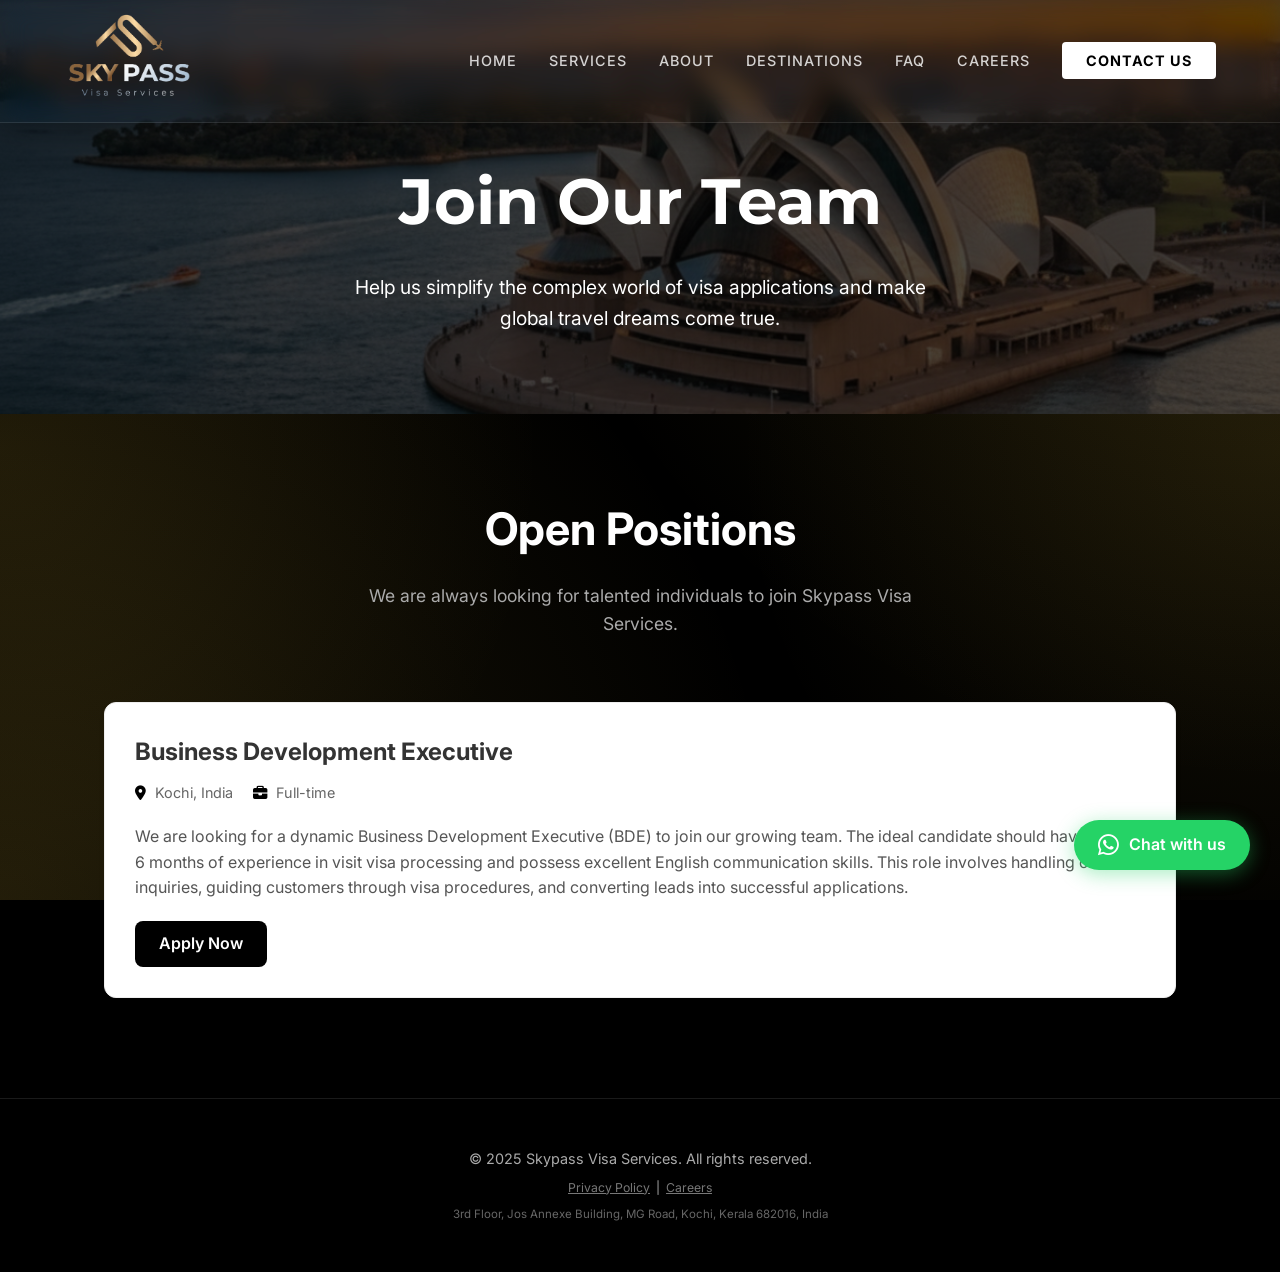
<file: careers.html>
<!DOCTYPE html>
<html lang="en">

<head>
    <meta charset="UTF-8">
    <meta name="viewport" content="width=device-width, initial-scale=1.0">

    <title>Careers at Skypass Visa Services | Join Our Team in Kochi</title>
    <meta name="description"
        content="Join Skypass Visa Services in Kochi, Kerala. We are hiring visa consultants and business development professionals. Apply now to be part of our growing team.">
    <meta name="robots" content="index, follow">
    <link rel="canonical" href="https://skypassvisas.com/careers.html">
    <meta property="og:type" content="website">
    <meta property="og:url" content="https://skypassvisas.com/careers.html">
    <meta property="og:title" content="Careers at Skypass Visa Services | Join Our Team in Kochi">
    <meta property="og:description" content="Join Skypass Visa Services in Kochi, Kerala. Explore open positions in visa consultancy and business development.">
    <meta property="og:image" content="https://skypassvisas.com/assets/og_image.png">

    <!-- Structured Data -->
    <script type="application/ld+json">
    {
      "@context": "https://schema.org",
      "@type": "BreadcrumbList",
      "itemListElement": [
        {
          "@type": "ListItem",
          "position": 1,
          "name": "Home",
          "item": "https://skypassvisas.com/"
        },
        {
          "@type": "ListItem",
          "position": 2,
          "name": "Careers",
          "item": "https://skypassvisas.com/careers.html"
        }
      ]
    }
    </script>

    <!-- Favicon & Theme -->
    <link rel="icon" type="image/png" href="assets/favicon.png">
    <link rel="apple-touch-icon" href="assets/favicon.png">
    <meta name="theme-color" content="#000000">

    <link rel="preconnect" href="https://fonts.googleapis.com">
    <link rel="preconnect" href="https://fonts.gstatic.com" crossorigin>
    <link
        href="https://fonts.googleapis.com/css2?family=Montserrat:wght@400;600;700;800&family=Inter:wght@300;400;500;600&display=swap"
        rel="stylesheet">
    <link rel="stylesheet" href="https://cdnjs.cloudflare.com/ajax/libs/font-awesome/6.5.1/css/all.min.css">
    <link rel="stylesheet" href="css/styles.css">

    <style>
        .careers-hero {
            padding: 150px 5% 80px;
            text-align: center;
            background: linear-gradient(rgba(0, 0, 0, 0.7), rgba(0, 0, 0, 0.7)), url('assets/sydney.png') center/cover;
            color: white;
        }

        .careers-hero h1 {
            font-size: clamp(2.5rem, 5vw, 4rem);
            margin-bottom: 20px;
            font-family: 'Montserrat', sans-serif;
        }

        .careers-hero p {
            font-size: 1.2rem;
            max-width: 600px;
            margin: 0 auto;
        }

        .open-positions {
            padding: 80px 5%;
            max-width: 1200px;
            margin: 0 auto;
        }

        .job-card {
            background: white;
            border-radius: 12px;
            padding: 30px;
            margin-bottom: 20px;
            box-shadow: 0 4px 6px rgba(0, 0, 0, 0.05);
            border: 1px solid #eee;
            transition: transform 0.3s ease, box-shadow 0.3s ease;
        }

        .job-card:hover {
            transform: translateY(-5px);
            box-shadow: 0 10px 20px rgba(0, 0, 0, 0.1);
        }

        .job-card h3 {
            font-size: 1.5rem;
            color: #333;
            margin-bottom: 10px;
        }

        .job-details {
            display: flex;
            gap: 20px;
            color: #666;
            margin-bottom: 20px;
            font-size: 0.9rem;
        }

        .job-details i {
            margin-right: 5px;
            color: var(--primary-color, #0056b3);
        }

        .job-description {
            color: #555;
            margin-bottom: 20px;
            line-height: 1.6;
        }

        .apply-btn {
            display: inline-block;
            background: var(--primary-color, #0056b3);
            color: white;
            padding: 10px 24px;
            border-radius: 8px;
            text-decoration: none;
            font-weight: 600;
            transition: background 0.3s ease, opacity 0.3s ease;
        }

        .apply-btn:hover {
            opacity: 0.9;
        }

        .no-openings {
            text-align: center;
            padding: 60px 20px;
            background: #f9f9f9;
            border-radius: 12px;
        }

        .no-openings i {
            font-size: 3rem;
            color: #ccc;
            margin-bottom: 20px;
        }

        .no-openings h3 {
            font-size: 1.5rem;
            margin-bottom: 10px;
        }

        .no-openings p {
            color: #666;
        }
    </style>
</head>

<body>
    <header>
        <div class="logo-container">
            <a href="index.html"><img src="assets/skypass_logo.png" alt="Skypass Visa Services Logo" class="logo"></a>
        </div>
        <button class="mobile-menu-toggle" aria-label="Toggle menu">
            <span></span>
            <span></span>
            <span></span>
        </button>
        <nav>
            <ul>
                <li><a href="index.html#home">Home</a></li>
                <li><a href="index.html#services">Services</a></li>
                <li><a href="index.html#about">About</a></li>
                <li><a href="index.html#countries">Destinations</a></li>
                <li><a href="index.html#faq">FAQ</a></li>
                <li><a href="careers.html" class="active">Careers</a></li>
                <li><a href="index.html#contact" class="cta-button-small">Contact Us</a></li>
            </ul>
        </nav>
    </header>

    <main>
        <section class="careers-hero">
            <h1>Join Our Team</h1>
            <p>Help us simplify the complex world of visa applications and make global travel dreams come true.</p>
        </section>

        <section class="open-positions">
            <div class="section-header">
                <h2>Open Positions</h2>
                <p>We are always looking for talented individuals to join Skypass Visa Services.</p>
            </div>

            <div class="job-card">
                <h3>Business Development Executive</h3>
                <div class="job-details">
                    <span><i class="fas fa-map-marker-alt"></i> Kochi, India</span>
                    <span><i class="fas fa-briefcase"></i> Full-time</span>
                </div>
                <div class="job-description">
                    <p>We are looking for a dynamic Business Development Executive (BDE) to join our growing team. The
                        ideal candidate should have at least 6 months of experience in visit visa processing and possess
                        excellent English communication skills. This role involves handling client inquiries, guiding
                        customers through visa procedures, and converting leads into successful applications.</p>
                </div>
                <a href="mailto:hr@skypassvisas.com?subject=Application for Business Development Executive"
                    class="apply-btn">Apply
                    Now</a>
            </div>

            <!-- <div class="job-card">
                <h3>Customer Success Representative</h3>
                <div class="job-details">
                    <span><i class="fas fa-map-marker-alt"></i> Kochi, India</span>
                    <span><i class="fas fa-briefcase"></i> Full-time</span>
                </div>
                <div class="job-description">
                    <p>Join our team to provide exceptional support to our clients. You will be responsible for handling inquiries, scheduling appointments, and ensuring a smooth customer journey from start to finish.</p>
                </div>
                <a href="mailto:consult@skypassvisas.com?subject=Application for Customer Success Representative" class="apply-btn">Apply Now</a>
            </div> -->

        </section>
    </main>

    <footer>
        <p>&copy; 2025 Skypass Visa Services. All rights reserved.</p>
        <p style="margin-top: 8px; font-size: 0.85em;">
            <a href="/privacy-policy.html" style="color: inherit; text-decoration: underline; opacity: 0.7;">Privacy Policy</a>
            &nbsp;|&nbsp;
            <a href="/careers.html" style="color: inherit; text-decoration: underline; opacity: 0.7;">Careers</a>
        </p>
        <p style="margin-top: 8px; font-size: 0.8em; opacity: 0.6;">3rd Floor, Jos Annexe Building, MG Road, Kochi, Kerala 682016, India</p>
    </footer>

    <!-- Floating WhatsApp Button -->
    <a href="https://wa.me/+918590911474" class="whatsapp-float" target="_blank" aria-label="Chat on WhatsApp">
        <i class="fab fa-whatsapp"></i>
        <span>Chat with us</span>
    </a>

    <script src="js/scripts.js?v=1.1"></script>
</body>

</html>
</file>
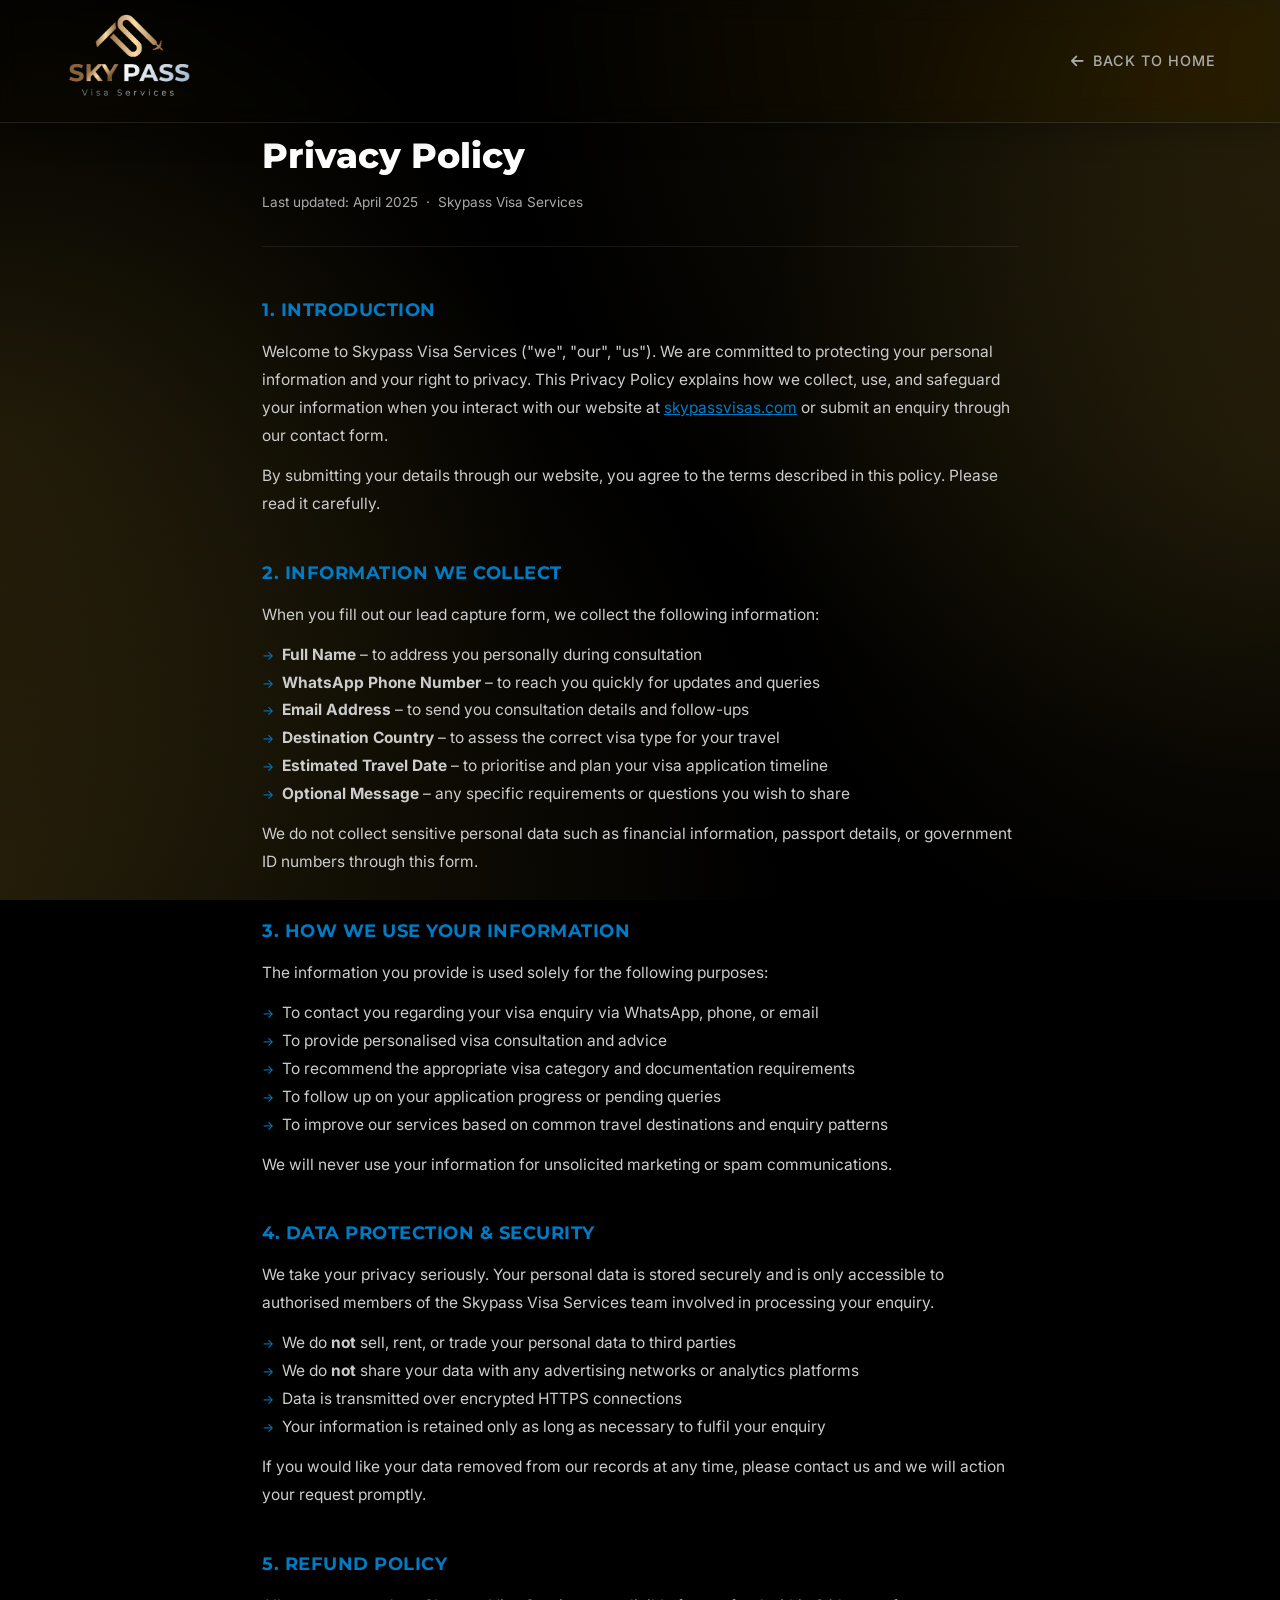
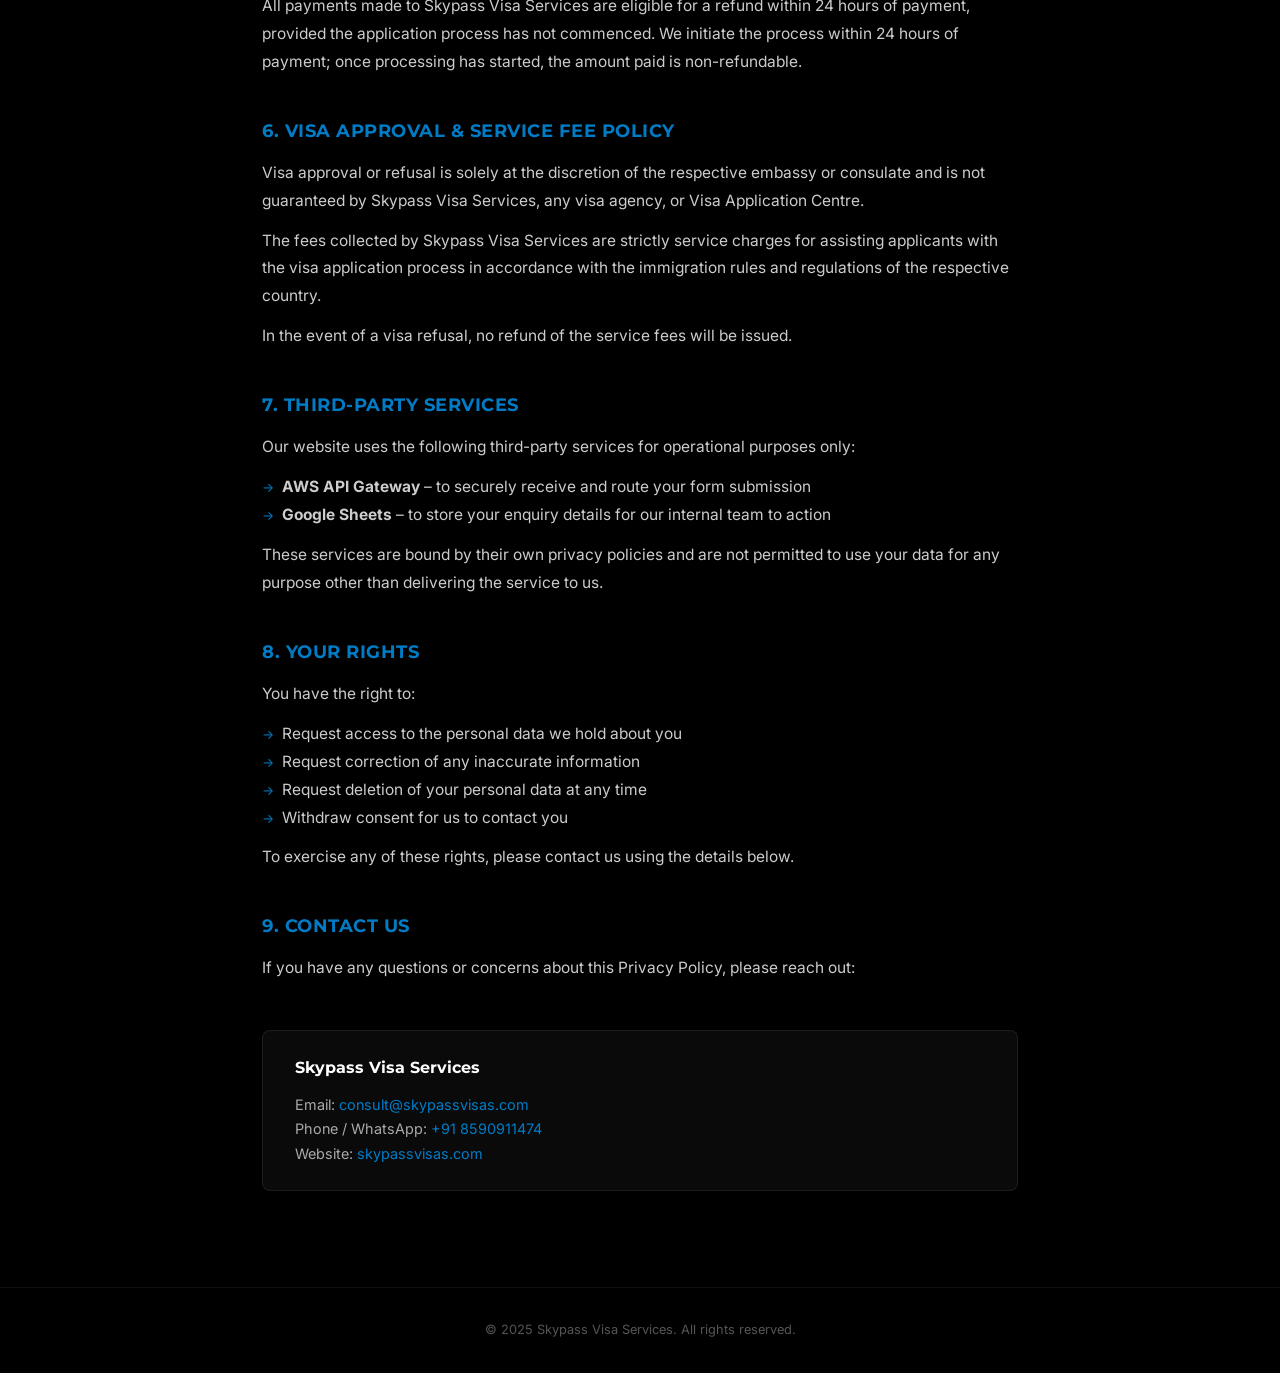
<file: privacy-policy.html>
<!DOCTYPE html>
<html lang="en">

<head>
    <meta charset="UTF-8">
    <meta name="viewport" content="width=device-width, initial-scale=1.0">
    <title>Privacy Policy | Skypass Visa Services</title>
    <meta name="description"
        content="Privacy Policy for Skypass Visa Services. Learn how we collect, use, and protect your personal information.">
    <meta name="robots" content="noindex, follow">
    <link rel="canonical" href="https://skypassvisas.com/privacy-policy.html">

    <!-- Fonts -->
    <link rel="preconnect" href="https://fonts.googleapis.com">
    <link rel="preconnect" href="https://fonts.gstatic.com" crossorigin>
    <link
        href="https://fonts.googleapis.com/css2?family=Inter:wght@400;500;600&family=Montserrat:wght@700;800&display=swap"
        rel="stylesheet">

    <!-- Favicon & Theme -->
    <link rel="icon" type="image/png" href="assets/favicon.png">
    <link rel="apple-touch-icon" href="assets/favicon.png">
    <meta name="theme-color" content="#000000">

    <!-- Icons -->
    <link rel="stylesheet" href="https://cdnjs.cloudflare.com/ajax/libs/font-awesome/6.5.0/css/all.min.css">

    <!-- Main Stylesheet -->
    <link rel="stylesheet" href="css/styles.css">

    <style>
        .back-link {
            display: inline-flex;
            align-items: center;
            gap: 0.5rem;
            color: #aaaaaa;
            text-decoration: none;
            font-size: 0.9rem;
            transition: color 0.2s;
        }

        .back-link:hover {
            color: #007cc7;
        }

        .policy-container {
            max-width: 820px;
            margin: 0 auto;
            padding: 8rem 2rem 6rem;
        }

        .policy-container h1 {
            font-family: 'Montserrat', sans-serif;
            font-size: 2.2rem;
            font-weight: 800;
            color: #ffffff;
            margin-bottom: 0.5rem;
        }

        .policy-meta {
            font-size: 0.85rem;
            color: #aaaaaa;
            margin-bottom: 3rem;
            padding-bottom: 2rem;
            border-bottom: 1px solid rgba(255, 255, 255, 0.08);
        }

        .policy-section {
            margin-bottom: 2.5rem;
        }

        .policy-section h2 {
            font-family: 'Montserrat', sans-serif;
            font-size: 1.15rem;
            font-weight: 700;
            color: #007cc7;
            margin-bottom: 0.85rem;
            text-transform: uppercase;
            letter-spacing: 0.5px;
        }

        .policy-section p {
            font-size: 0.97rem;
            line-height: 1.8;
            color: #cccccc;
            margin-bottom: 0.75rem;
        }

        .policy-section ul {
            list-style: none;
            padding: 0;
            margin: 0.5rem 0 0.75rem;
        }

        .policy-section ul li {
            font-size: 0.97rem;
            line-height: 1.8;
            color: #cccccc;
            padding-left: 1.25rem;
            position: relative;
        }

        .policy-section ul li::before {
            content: '→';
            position: absolute;
            left: 0;
            color: #007cc7;
            font-size: 0.8rem;
            top: 3px;
        }

        .policy-contact-card {
            margin-top: 3rem;
            padding: 1.5rem 2rem;
            background: rgba(255, 255, 255, 0.04);
            border: 1px solid rgba(255, 255, 255, 0.08);
            border-radius: 8px;
        }

        .policy-contact-card h3 {
            font-family: 'Montserrat', sans-serif;
            font-size: 1rem;
            font-weight: 700;
            color: #ffffff;
            margin-bottom: 0.75rem;
        }

        .policy-contact-card p {
            font-size: 0.9rem;
            color: #aaaaaa;
            line-height: 1.7;
        }

        .policy-contact-card a {
            color: #007cc7;
            text-decoration: none;
        }

        .policy-contact-card a:hover {
            text-decoration: underline;
        }

        .policy-footer {
            text-align: center;
            padding: 2rem 5%;
            font-size: 0.8rem;
            color: #555555;
            border-top: 1px solid rgba(255, 255, 255, 0.06);
        }

        @media (max-width: 768px) {
            .policy-container {
                padding: 7rem 1.25rem 4rem;
            }

            .policy-container h1 {
                font-size: 1.7rem;
            }
        }
    </style>
</head>

<body>
    <div class="policy-page">

        <!-- Header -->
        <header>
            <div class="logo-container">
                <a href="/">
                    <img src="assets/skypass_logo.png" alt="Skypass Visa Services Logo" class="logo">
                </a>
            </div>
            <nav style="display: flex; align-items: center;">
                <a href="/" class="back-link"
                    style="color: #aaaaaa; text-decoration: none; font-size: 0.9rem; font-weight: 500;">
                    <i class="fas fa-arrow-left"></i> Back to Home
                </a>
            </nav>
        </header>

        <!-- Content -->
        <main class="policy-container">
            <h1>Privacy Policy</h1>
            <p class="policy-meta">Last updated: April 2025 &nbsp;·&nbsp; Skypass Visa Services</p>

            <!-- 1. Introduction -->
            <div class="policy-section">
                <h2>1. Introduction</h2>
                <p>
                    Welcome to Skypass Visa Services ("we", "our", "us"). We are committed to protecting your personal
                    information and your right to privacy. This Privacy Policy explains how we collect, use, and
                    safeguard your information when you interact with our website at
                    <a href="https://skypassvisas.com" style="color:#007cc7;">skypassvisas.com</a> or submit an
                    enquiry through our contact form.
                </p>
                <p>
                    By submitting your details through our website, you agree to the terms described in this policy.
                    Please read it carefully.
                </p>
            </div>

            <!-- 2. Information We Collect -->
            <div class="policy-section">
                <h2>2. Information We Collect</h2>
                <p>When you fill out our lead capture form, we collect the following information:</p>
                <ul>
                    <li><strong>Full Name</strong> – to address you personally during consultation</li>
                    <li><strong>WhatsApp Phone Number</strong> – to reach you quickly for updates and queries</li>
                    <li><strong>Email Address</strong> – to send you consultation details and follow-ups</li>
                    <li><strong>Destination Country</strong> – to assess the correct visa type for your travel</li>
                    <li><strong>Estimated Travel Date</strong> – to prioritise and plan your visa application timeline
                    </li>
                    <li><strong>Optional Message</strong> – any specific requirements or questions you wish to share
                    </li>
                </ul>
                <p>We do not collect sensitive personal data such as financial information, passport details, or
                    government ID numbers through this form.</p>
            </div>

            <!-- 3. How We Use Your Information -->
            <div class="policy-section">
                <h2>3. How We Use Your Information</h2>
                <p>The information you provide is used solely for the following purposes:</p>
                <ul>
                    <li>To contact you regarding your visa enquiry via WhatsApp, phone, or email</li>
                    <li>To provide personalised visa consultation and advice</li>
                    <li>To recommend the appropriate visa category and documentation requirements</li>
                    <li>To follow up on your application progress or pending queries</li>
                    <li>To improve our services based on common travel destinations and enquiry patterns</li>
                </ul>
                <p>We will never use your information for unsolicited marketing or spam communications.</p>
            </div>

            <!-- 4. Data Protection -->
            <div class="policy-section">
                <h2>4. Data Protection & Security</h2>
                <p>
                    We take your privacy seriously. Your personal data is stored securely and is only accessible to
                    authorised members of the Skypass Visa Services team involved in processing your enquiry.
                </p>
                <ul>
                    <li>We do <strong>not</strong> sell, rent, or trade your personal data to third parties</li>
                    <li>We do <strong>not</strong> share your data with any advertising networks or analytics platforms
                    </li>
                    <li>Data is transmitted over encrypted HTTPS connections</li>
                    <li>Your information is retained only as long as necessary to fulfil your enquiry</li>
                </ul>
                <p>
                    If you would like your data removed from our records at any time, please contact us and we will
                    action your request promptly.
                </p>
            </div>

            <!-- 5. Refund Policy -->
            <div class="policy-section">
                <h2>5. Refund Policy</h2>
                <p>
                    All payments made to Skypass Visa Services are eligible for a refund within 24 hours of payment,
                    provided the application process has not commenced. We initiate the process within 24 hours of
                    payment; once processing has started, the amount paid is non-refundable.
                </p>
            </div>

            <!-- 6. Visa Approval & Service Fee Policy -->
            <div class="policy-section">
                <h2>6. Visa Approval & Service Fee Policy</h2>
                <p>
                    Visa approval or refusal is solely at the discretion of the respective embassy or consulate and is
                    not guaranteed by Skypass Visa Services, any visa agency, or Visa Application Centre.
                </p>
                <p>
                    The fees collected by Skypass Visa Services are strictly service charges for assisting applicants
                    with the visa application process in accordance with the immigration rules and regulations of the
                    respective country.
                </p>
                <p>
                    In the event of a visa refusal, no refund of the service fees will be issued.
                </p>
            </div>

            <!-- 7. Third-Party Services -->
            <div class="policy-section">
                <h2>7. Third-Party Services</h2>
                <p>
                    Our website uses the following third-party services for operational purposes only:
                </p>
                <ul>
                    <li><strong>AWS API Gateway</strong> – to securely receive and route your form submission</li>
                    <li><strong>Google Sheets</strong> – to store your enquiry details for our internal team to action
                    </li>
                </ul>
                <p>
                    These services are bound by their own privacy policies and are not permitted to use your data for
                    any purpose other than delivering the service to us.
                </p>
            </div>

            <!-- 8. Your Rights -->
            <div class="policy-section">
                <h2>8. Your Rights</h2>
                <p>You have the right to:</p>
                <ul>
                    <li>Request access to the personal data we hold about you</li>
                    <li>Request correction of any inaccurate information</li>
                    <li>Request deletion of your personal data at any time</li>
                    <li>Withdraw consent for us to contact you</li>
                </ul>
                <p>To exercise any of these rights, please contact us using the details below.</p>
            </div>

            <!-- 9. Contact -->
            <div class="policy-section">
                <h2>9. Contact Us</h2>
                <p>If you have any questions or concerns about this Privacy Policy, please reach out:</p>
            </div>

            <div class="policy-contact-card">
                <h3>Skypass Visa Services</h3>
                <p>
                    Email: <a href="mailto:consult@skypassvisas.com">consult@skypassvisas.com</a><br>
                    Phone / WhatsApp: <a href="tel:+918590911474">+91 8590911474</a><br>
                    Website: <a href="https://skypassvisas.com">skypassvisas.com</a>
                </p>
            </div>

        </main>

        <footer class="policy-footer">
            &copy; 2025 Skypass Visa Services. All rights reserved.
        </footer>

    </div>
</body>

</html>
</file>
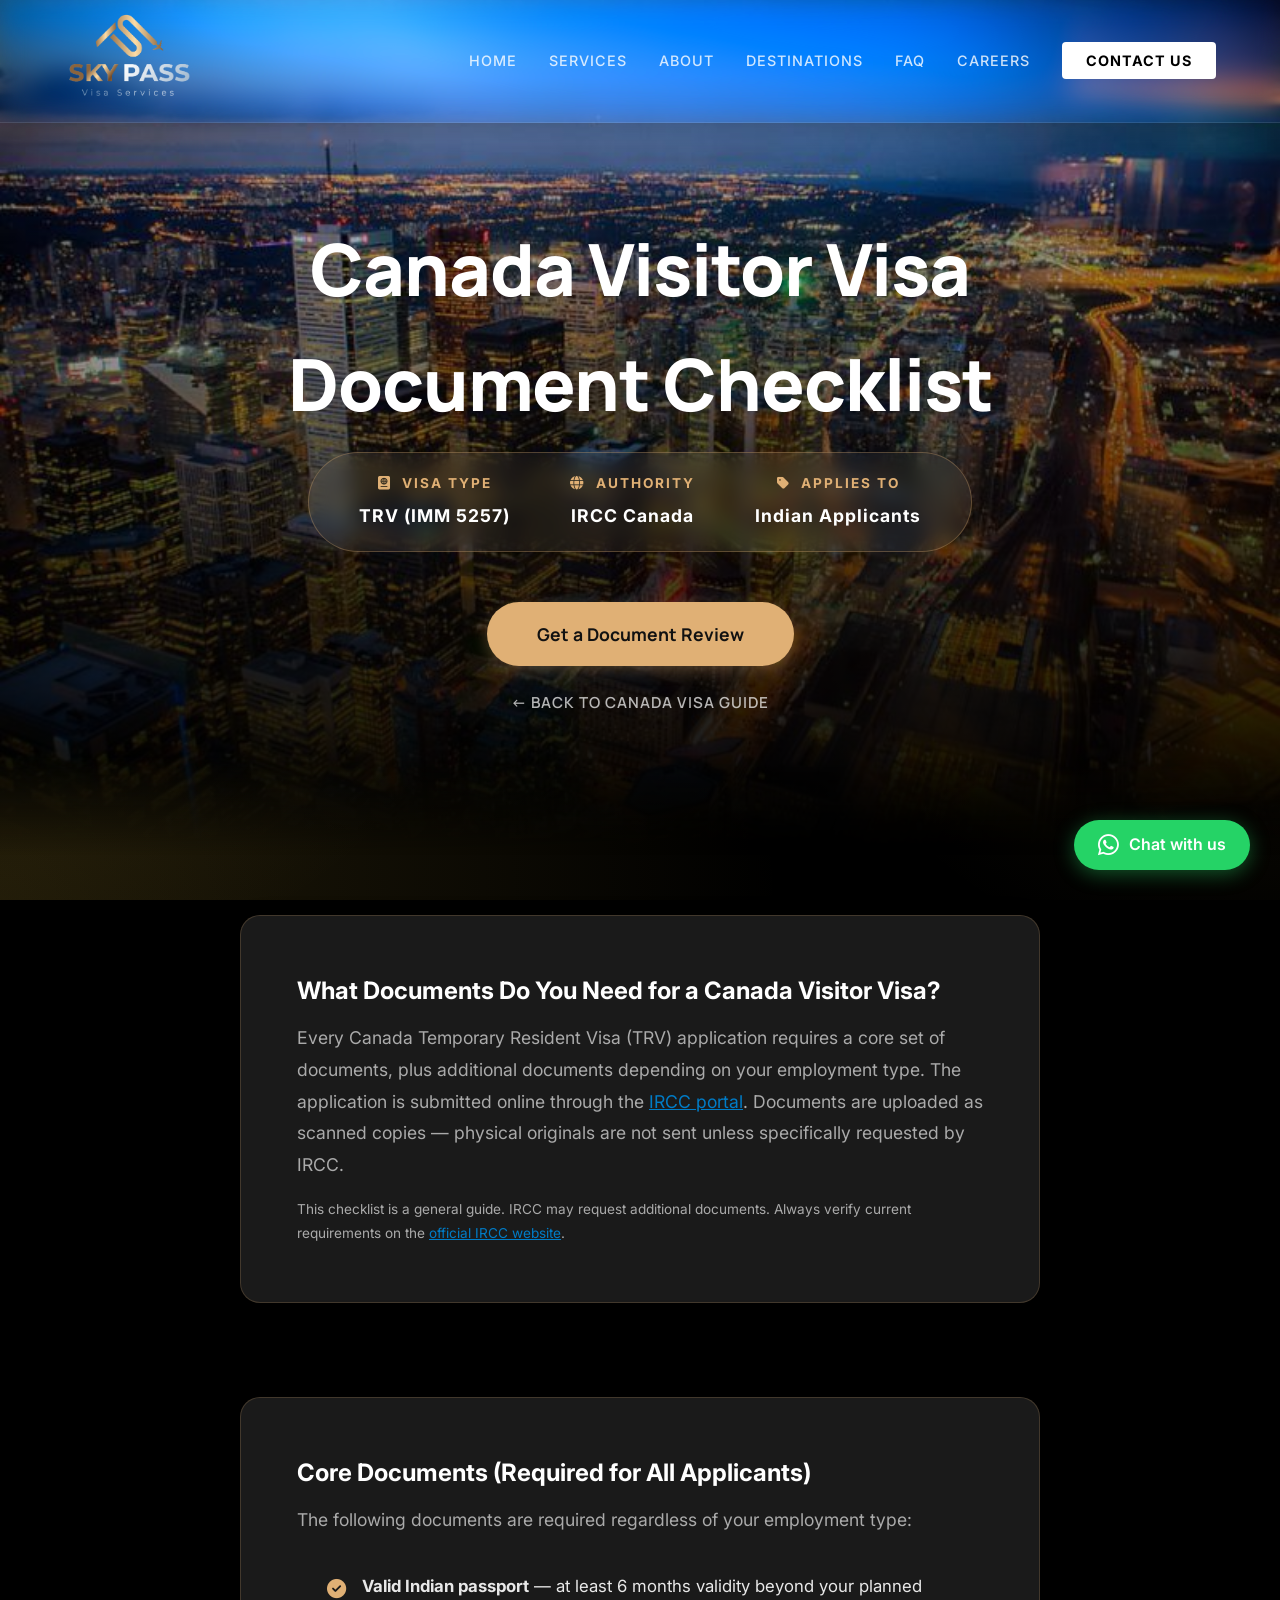
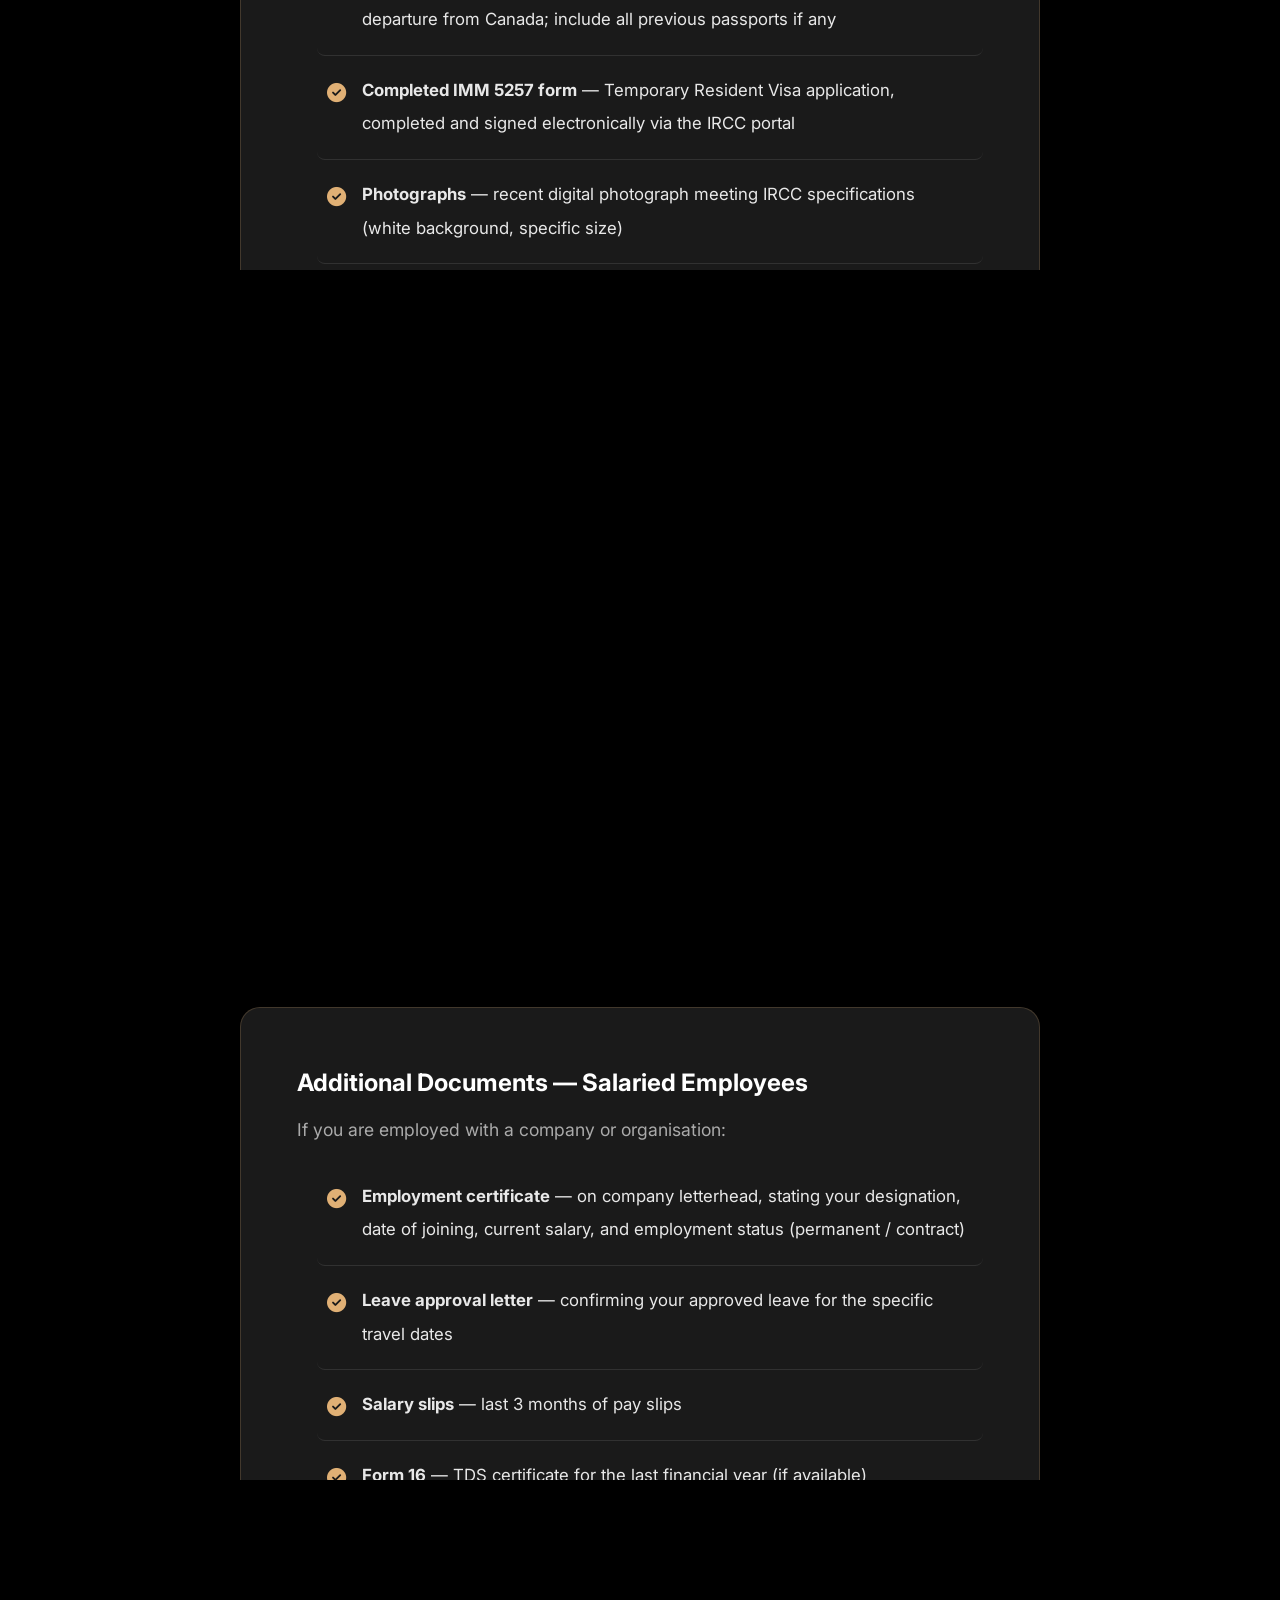
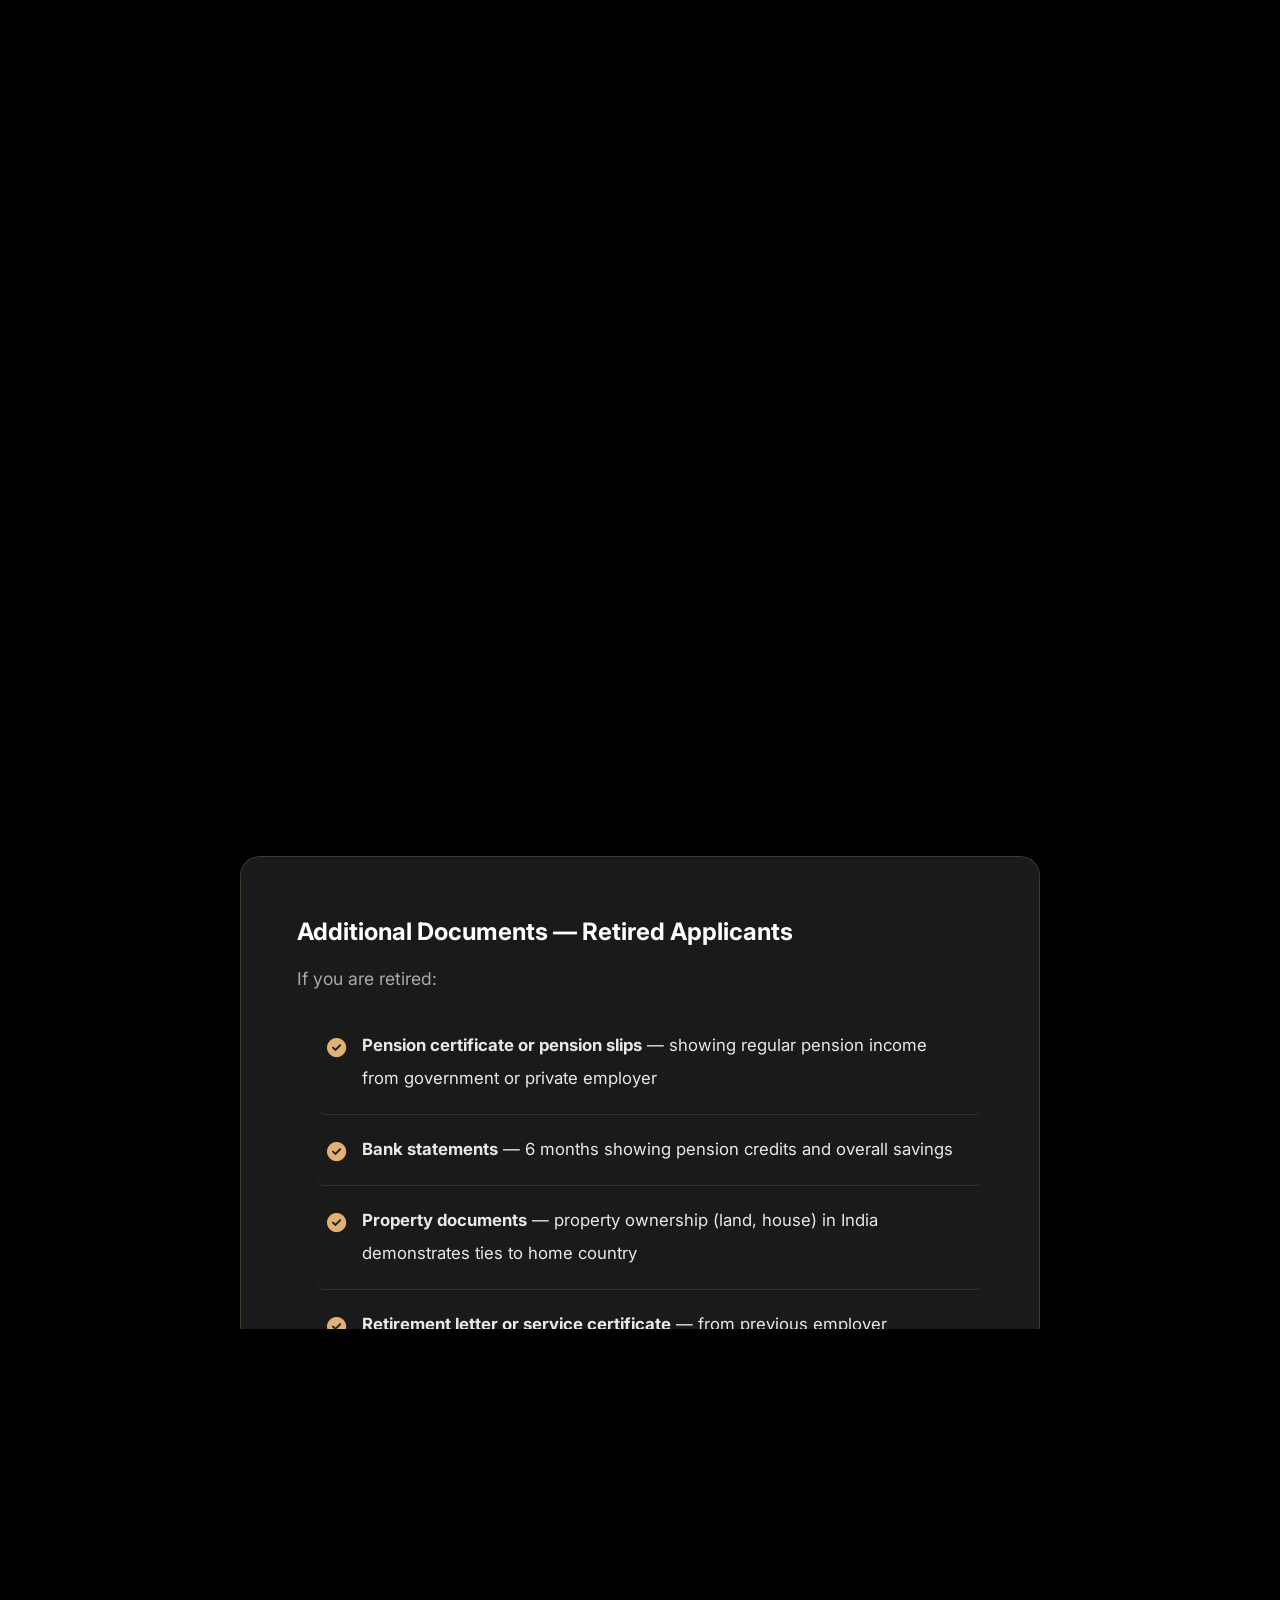
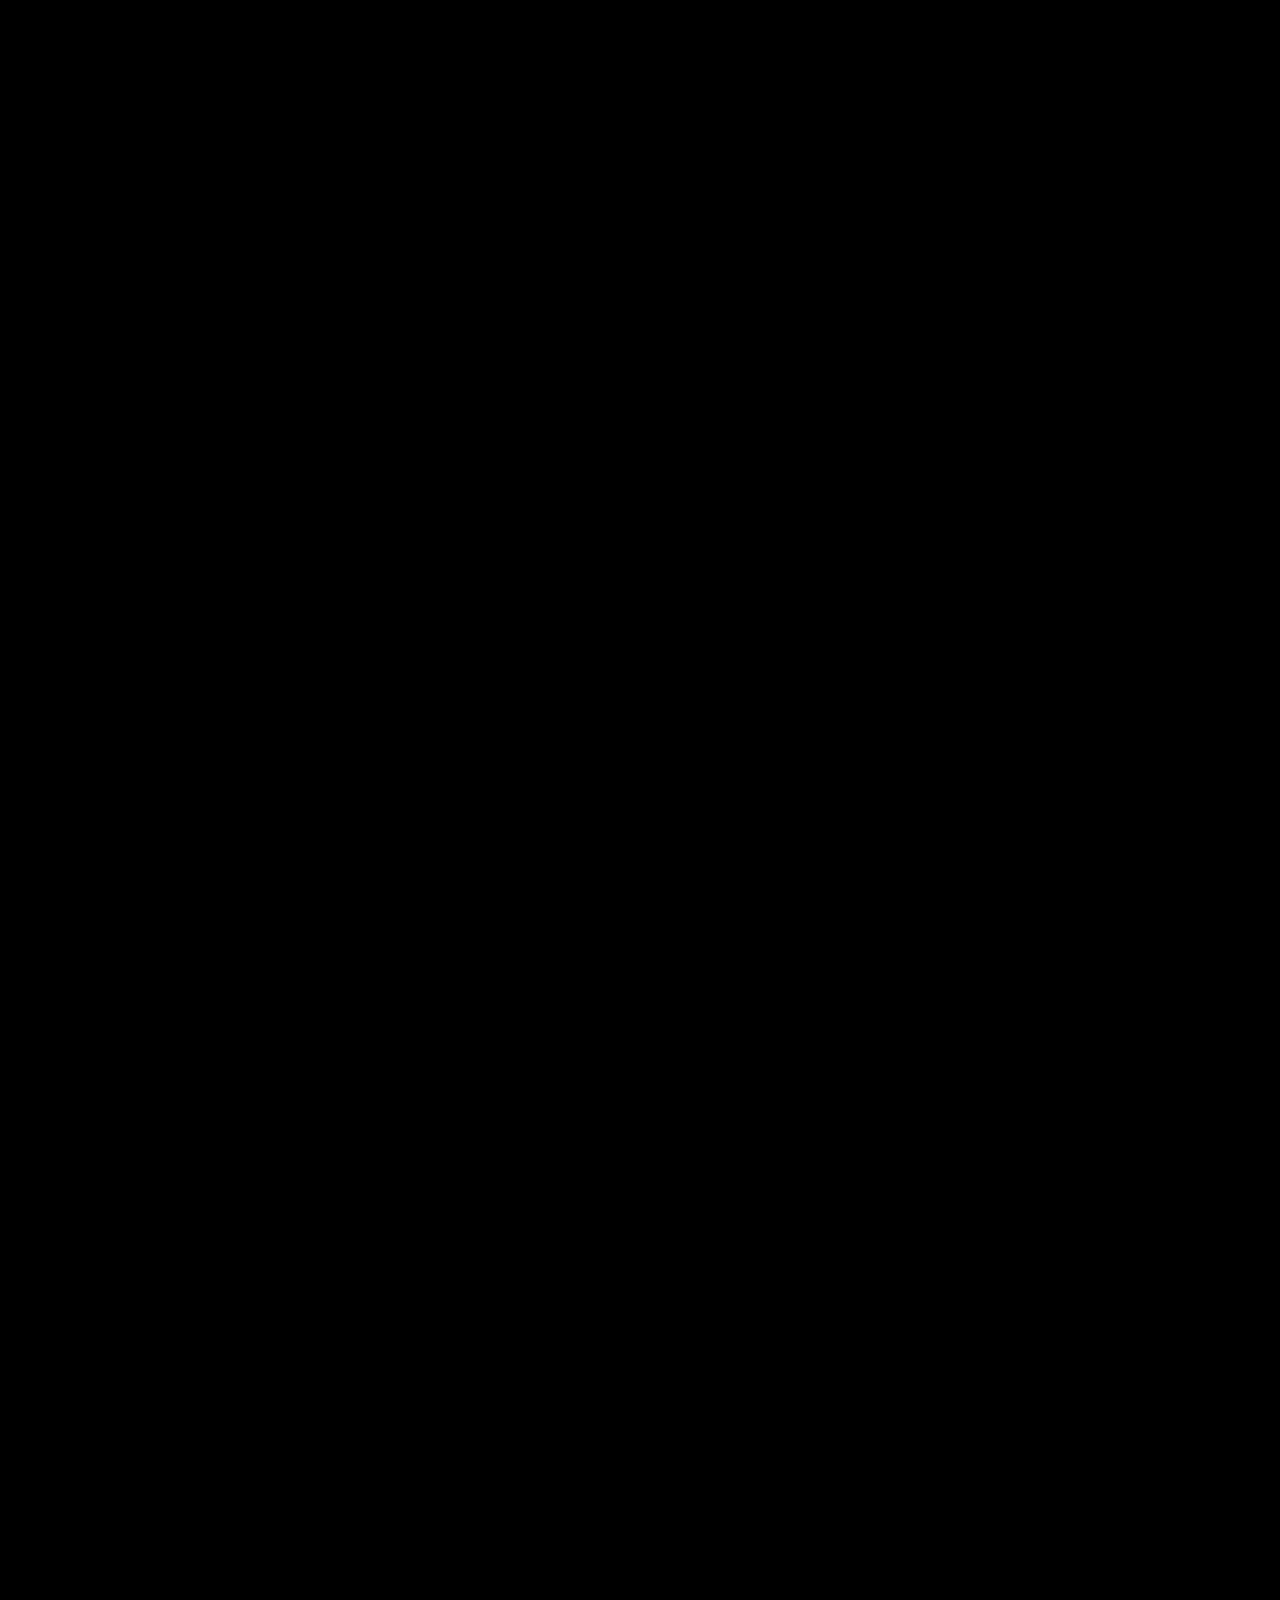
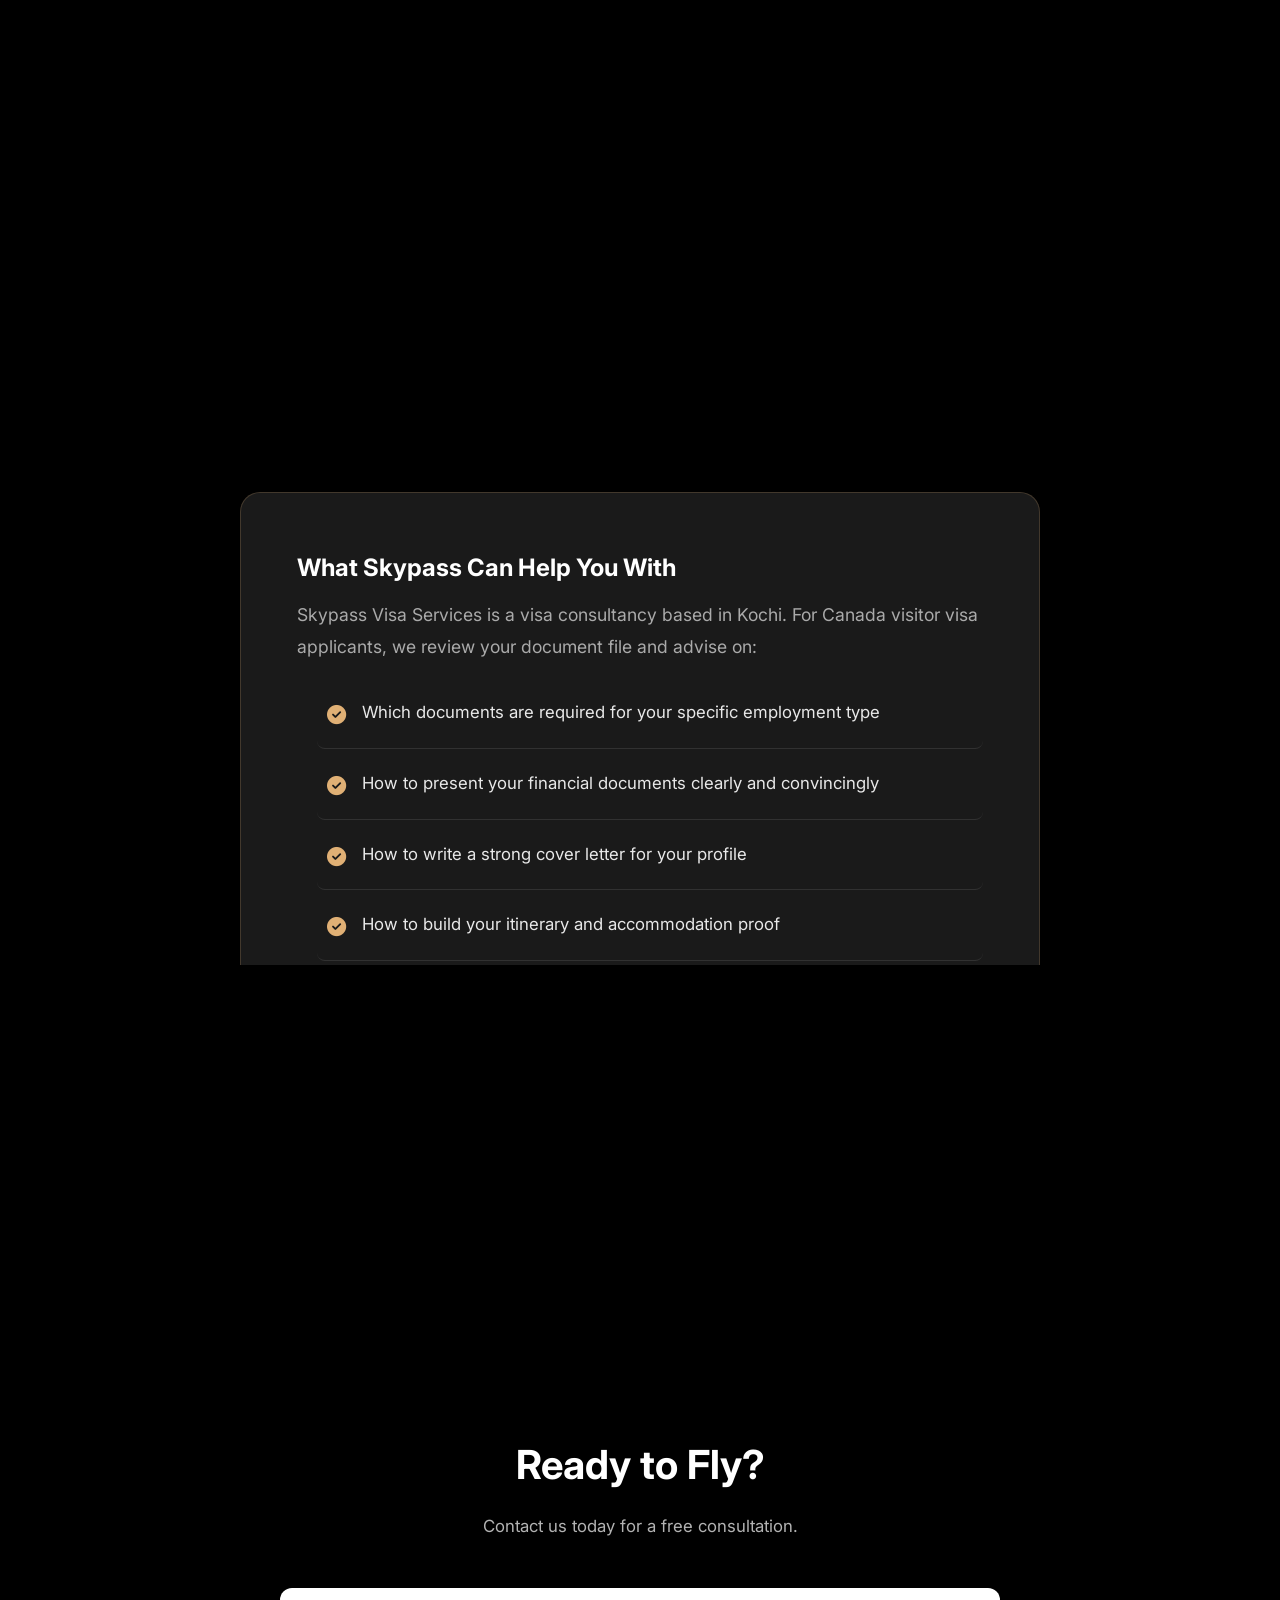
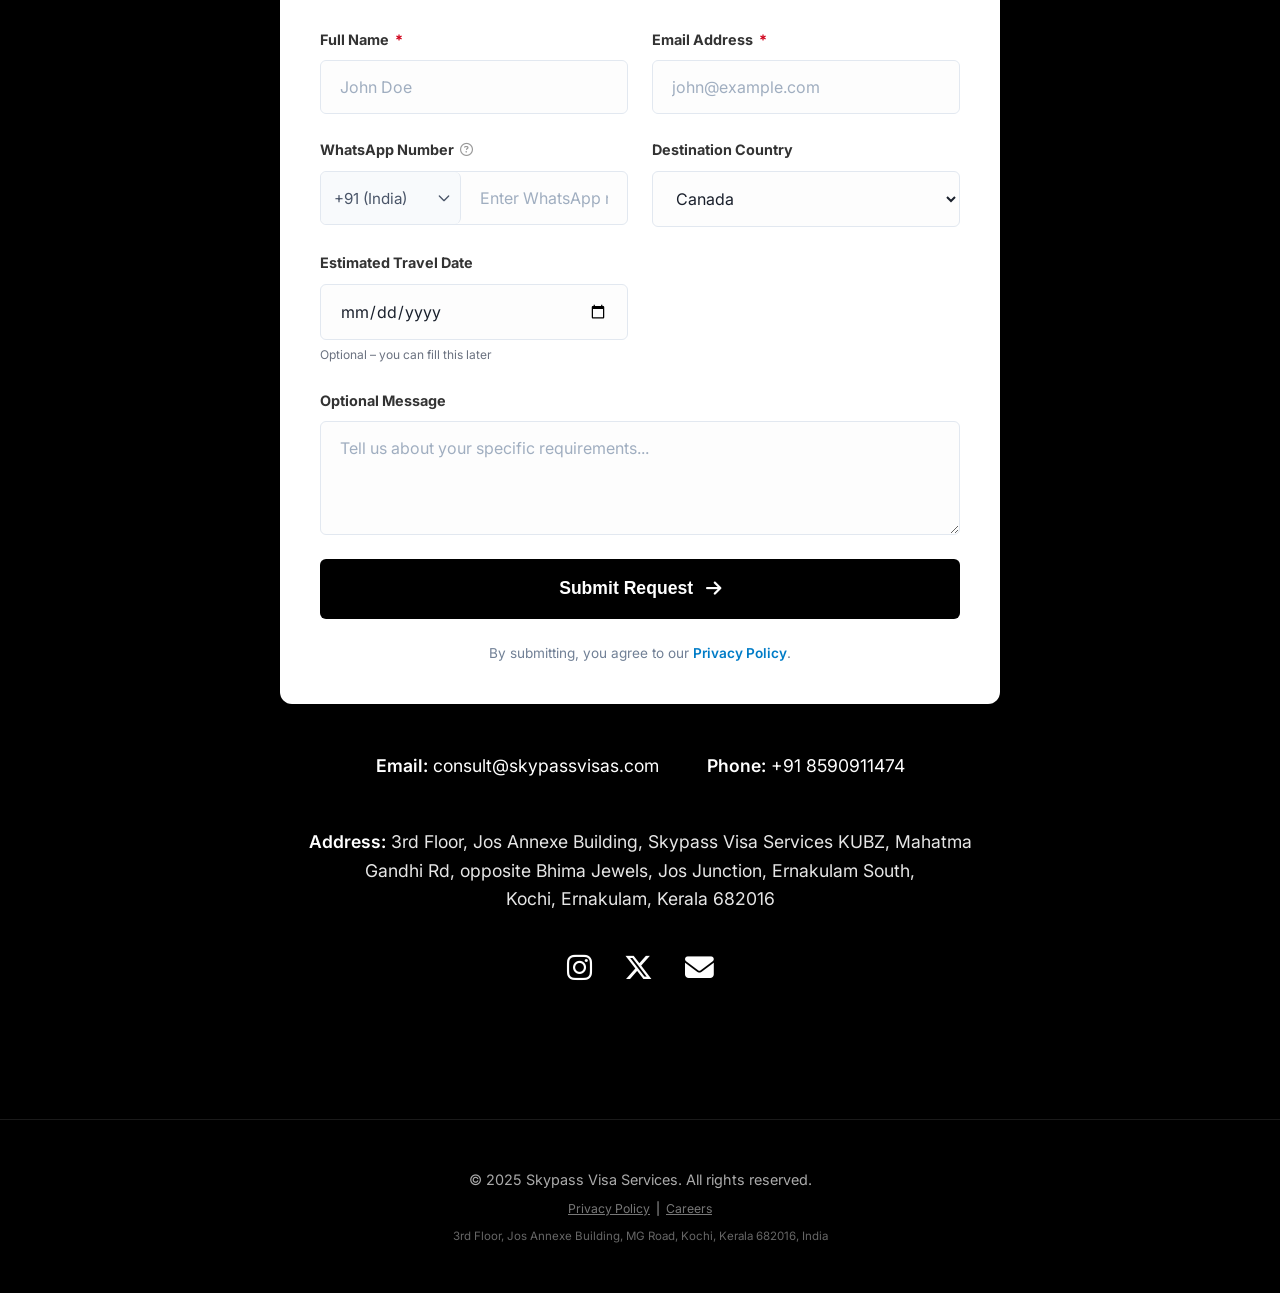
<file: canada-visa/document-checklist.html>
<!DOCTYPE html>
<html lang="en">

<head>
    <meta charset="UTF-8">
    <meta name="viewport" content="width=device-width, initial-scale=1.0">

    <!-- Primary Meta Tags -->
    <title>Canada Visitor Visa Document Checklist for Indians | Skypass Kochi</title>
    <meta name="title" content="Canada Visitor Visa Document Checklist for Indians | Skypass Kochi">
    <meta name="description"
        content="Complete Canada visitor visa document checklist for Indian applicants — salaried, self-employed, students, and retired. Skypass Visa Services, Kochi.">
    <meta name="keywords"
        content="canada visa document checklist india, canada trv documents list, canada visitor visa documents kerala, canada visa documents salaried employee india, canada visa documents self employed india">
    <meta name="author" content="Skypass Visa Services">
    <meta name="robots" content="index, follow">
    <link rel="canonical" href="https://skypassvisas.com/canada-visa/document-checklist.html">

    <!-- Open Graph -->
    <meta property="og:type" content="article">
    <meta property="og:url" content="https://skypassvisas.com/canada-visa/document-checklist.html">
    <meta property="og:title" content="Canada Visitor Visa Document Checklist for Indians | Skypass Kochi">
    <meta property="og:description"
        content="Complete Canada visitor visa document checklist for Indian applicants — salaried, self-employed, students, and retired.">
    <meta property="og:image" content="https://skypassvisas.com/assets/og_image.png">
    <meta property="og:locale" content="en_IN">

    <!-- Twitter -->
    <meta property="twitter:card" content="summary_large_image">
    <meta property="twitter:url" content="https://skypassvisas.com/canada-visa/document-checklist.html">
    <meta property="twitter:title" content="Canada Visitor Visa Document Checklist for Indians | Skypass Kochi">
    <meta property="twitter:description"
        content="Complete Canada visitor visa document checklist for Indian applicants — salaried, self-employed, students, and retired.">
    <meta property="twitter:image" content="https://skypassvisas.com/assets/og_image.png">

    <!-- Structured Data -->
    <script type="application/ld+json">
    {
      "@context": "https://schema.org",
      "@type": "Article",
      "headline": "Canada Visitor Visa Document Checklist for Indian Applicants",
      "description": "A comprehensive guide to the documents required for a Canada Temporary Resident Visa (TRV) application from India, covering salaried, self-employed, retired, and student applicants.",
      "url": "https://skypassvisas.com/canada-visa/document-checklist.html",
      "image": "https://skypassvisas.com/assets/og_image.png",
      "author": {
        "@type": "Organization",
        "name": "Skypass Visa Services",
        "url": "https://skypassvisas.com/"
      },
      "publisher": {
        "@id": "https://skypassvisas.com/#localbusiness"
      },
      "dateModified": "2026-11-13"
    }
    </script>

    <script type="application/ld+json">
    {
      "@context": "https://schema.org",
      "@type": "BreadcrumbList",
      "itemListElement": [
        {
          "@type": "ListItem",
          "position": 1,
          "name": "Home",
          "item": "https://skypassvisas.com/"
        },
        {
          "@type": "ListItem",
          "position": 2,
          "name": "Canada Visa",
          "item": "https://skypassvisas.com/canada-visa/"
        },
        {
          "@type": "ListItem",
          "position": 3,
          "name": "Document Checklist",
          "item": "https://skypassvisas.com/canada-visa/document-checklist.html"
        }
      ]
    }
    </script>

    <script type="application/ld+json">
    {
      "@context": "https://schema.org",
      "@type": "FAQPage",
      "mainEntity": [
        {
          "@type": "Question",
          "name": "What is the core document list for a Canada visitor visa from India?",
          "acceptedAnswer": {
            "@type": "Answer",
            "text": "Every Canada visitor visa application requires: valid passport, completed IMM 5257 form, photographs, bank statements for 3–6 months, return flight tickets, accommodation proof, and evidence of ties to India. Additional documents depend on whether you are salaried, self-employed, retired, or a student."
          }
        },
        {
          "@type": "Question",
          "name": "Do I need to show a minimum bank balance for a Canada visa?",
          "acceptedAnswer": {
            "@type": "Answer",
            "text": "IRCC does not publish a universal minimum bank balance figure for visitor visa applicants. What matters is demonstrating sufficient funds relative to your planned trip cost and length of stay. Bank statements showing consistent salary credits over 3–6 months are more persuasive than a single large recent deposit."
          }
        },
        {
          "@type": "Question",
          "name": "What employment documents are needed for a Canada visitor visa?",
          "acceptedAnswer": {
            "@type": "Answer",
            "text": "Salaried applicants need: an employment certificate on company letterhead (stating role, salary, and joining date), leave approval letter for the travel period, 3 months of recent salary slips, and Form 16 or Income Tax Returns for 2–3 years."
          }
        }
      ]
    }
    </script>

    <!-- Favicon & Theme -->
    <link rel="icon" type="image/png" href="../assets/favicon.png">
    <link rel="apple-touch-icon" href="../assets/favicon.png">
    <meta name="theme-color" content="#000000">

    <link rel="preconnect" href="https://fonts.googleapis.com">
    <link rel="preconnect" href="https://fonts.gstatic.com" crossorigin>
    <link
        href="https://fonts.googleapis.com/css2?family=Manrope:wght@400;500;600;700;800&family=Inter:wght@300;400;500;600&display=swap"
        rel="stylesheet">
    <link rel="stylesheet" href="https://cdnjs.cloudflare.com/ajax/libs/font-awesome/6.5.1/css/all.min.css">
    <link rel="stylesheet" href="../css/styles.css">
</head>

<body class="country-page">
    <header>
        <div class="logo-container">
            <a href="../index.html"><img src="../assets/skypass_logo.png" alt="Skypass Visa Services Logo" class="logo"></a>
        </div>
        <button class="mobile-menu-toggle" aria-label="Toggle menu">
            <span></span>
            <span></span>
            <span></span>
        </button>
        <nav>
            <ul>
                <li><a href="../index.html#home">Home</a></li>
                <li><a href="../index.html#services">Services</a></li>
                <li><a href="../index.html#about">About</a></li>
                <li><a href="../index.html#countries">Destinations</a></li>
                <li><a href="../index.html#faq">FAQ</a></li>
                <li><a href="../careers.html">Careers</a></li>
                <li><a href="#contact" class="cta-button-small">Contact Us</a></li>
            </ul>
        </nav>
    </header>

    <main>
        <section class="country-hero" style="background-image: url('../assets/canada.png');">
            <div class="country-hero-content">
                <h1>Canada Visitor Visa Document Checklist</h1>
                <div class="country-hero-stats">
                    <div class="stat-item">
                        <span class="stat-label"><i class="fa-solid fa-passport" style="margin-right: 5px;"></i> VISA TYPE</span>
                        <span class="stat-value">TRV (IMM 5257)</span>
                    </div>
                    <div class="stat-item">
                        <span class="stat-label"><i class="fa-solid fa-globe" style="margin-right: 5px;"></i> AUTHORITY</span>
                        <span class="stat-value">IRCC Canada</span>
                    </div>
                    <div class="stat-item">
                        <span class="stat-label"><i class="fa-solid fa-tag" style="margin-right: 5px;"></i> APPLIES TO</span>
                        <span class="stat-value">Indian Applicants</span>
                    </div>
                </div>
                <a href="#contact" class="btn-start-app">Get a Document Review</a>
                <a href="index.html" class="view-checklist">← Back to Canada Visa Guide</a>
            </div>
        </section>

        <section class="services" style="padding-top: 60px;">
            <div class="about-container" style="max-width: 800px; margin: 0 auto;">
                <div class="about-content">

                    <div class="about-story" style="margin-bottom: 30px;">
                        <h2 style="font-size: 1.5rem; margin-bottom: 12px;">What Documents Do You Need for a Canada Visitor Visa?</h2>
                        <p>Every Canada Temporary Resident Visa (TRV) application requires a core set of documents, plus additional documents depending on your employment type. The application is submitted online through the <a href="https://www.canada.ca/en/immigration-refugees-citizenship/services/visit-canada/apply-visitor-visa.html" target="_blank" rel="noopener" style="color: var(--secondary-color);">IRCC portal</a>. Documents are uploaded as scanned copies — physical originals are not sent unless specifically requested by IRCC.</p>
                        <p style="margin-top: 10px; font-size: 0.85em; color: var(--text-muted);">This checklist is a general guide. IRCC may request additional documents. Always verify current requirements on the <a href="https://www.canada.ca/en/immigration-refugees-citizenship/services/visit-canada/apply-visitor-visa.html" target="_blank" rel="noopener" style="color: var(--secondary-color);">official IRCC website</a>.</p>
                    </div>

                    <div class="about-story" style="margin-bottom: 30px;">
                        <h2 style="font-size: 1.5rem; margin-bottom: 12px;">Core Documents (Required for All Applicants)</h2>
                        <p>The following documents are required regardless of your employment type:</p>
                        <ul style="margin-top: 10px; padding-left: 20px; line-height: 2;">
                            <li><strong>Valid Indian passport</strong> — at least 6 months validity beyond your planned departure from Canada; include all previous passports if any</li>
                            <li><strong>Completed IMM 5257 form</strong> — Temporary Resident Visa application, completed and signed electronically via the IRCC portal</li>
                            <li><strong>Photographs</strong> — recent digital photograph meeting IRCC specifications (white background, specific size)</li>
                            <li><strong>Confirmed return flight tickets</strong> — showing your arrival in Canada and return to India</li>
                            <li><strong>Accommodation proof</strong> — hotel bookings for all nights, or an invitation letter from your Canadian host with their address and status documents</li>
                            <li><strong>Detailed travel itinerary</strong> — day-by-day plan of where you will be in Canada and what you will do</li>
                            <li><strong>Bank statements</strong> — 3 to 6 months of recent statements from your primary savings and salary account</li>
                            <li><strong>Income Tax Returns</strong> — ITR-V or Acknowledgement for the last 2 to 3 years</li>
                            <li><strong>Purpose of visit letter / cover letter</strong> — a brief letter explaining who you are, why you are visiting Canada, your itinerary, and your plans to return to India</li>
                        </ul>
                    </div>

                    <div class="about-story" style="margin-bottom: 30px;">
                        <h2 style="font-size: 1.5rem; margin-bottom: 12px;">Additional Documents — Salaried Employees</h2>
                        <p>If you are employed with a company or organisation:</p>
                        <ul style="margin-top: 10px; padding-left: 20px; line-height: 2;">
                            <li><strong>Employment certificate</strong> — on company letterhead, stating your designation, date of joining, current salary, and employment status (permanent / contract)</li>
                            <li><strong>Leave approval letter</strong> — confirming your approved leave for the specific travel dates</li>
                            <li><strong>Salary slips</strong> — last 3 months of pay slips</li>
                            <li><strong>Form 16</strong> — TDS certificate for the last financial year (if available)</li>
                        </ul>
                    </div>

                    <div class="about-story" style="margin-bottom: 30px;">
                        <h2 style="font-size: 1.5rem; margin-bottom: 12px;">Additional Documents — Self-Employed / Business Owners</h2>
                        <p>If you run your own business:</p>
                        <ul style="margin-top: 10px; padding-left: 20px; line-height: 2;">
                            <li><strong>Business registration certificate</strong> — GST registration, Shops and Establishments Act certificate, or company incorporation documents</li>
                            <li><strong>Business bank statements</strong> — 3 to 6 months of business current account statements</li>
                            <li><strong>Income Tax Returns</strong> — last 2 to 3 years, showing business income</li>
                            <li><strong>CA-certified balance sheet and profit &amp; loss statement</strong> — for the last 2 years (if applicable)</li>
                            <li><strong>Letter from CA or accountant</strong> — confirming your business activity, annual turnover, and status as the owner</li>
                        </ul>
                    </div>

                    <div class="about-story" style="margin-bottom: 30px;">
                        <h2 style="font-size: 1.5rem; margin-bottom: 12px;">Additional Documents — Retired Applicants</h2>
                        <p>If you are retired:</p>
                        <ul style="margin-top: 10px; padding-left: 20px; line-height: 2;">
                            <li><strong>Pension certificate or pension slips</strong> — showing regular pension income from government or private employer</li>
                            <li><strong>Bank statements</strong> — 6 months showing pension credits and overall savings</li>
                            <li><strong>Property documents</strong> — property ownership (land, house) in India demonstrates ties to home country</li>
                            <li><strong>Retirement letter or service certificate</strong> — from previous employer confirming retirement date and service history</li>
                            <li><strong>Invitation letter</strong> — from your host in Canada (child or relative), including their IRCC status documents (PR card, work permit, or citizenship certificate)</li>
                        </ul>
                    </div>

                    <div class="about-story" style="margin-bottom: 30px;">
                        <h2 style="font-size: 1.5rem; margin-bottom: 12px;">Additional Documents — Students</h2>
                        <p>If you are a student:</p>
                        <ul style="margin-top: 10px; padding-left: 20px; line-height: 2;">
                            <li><strong>College / university enrollment letter</strong> — confirming your current enrollment, course name, and expected graduation date</li>
                            <li><strong>Leave or vacation certificate</strong> — confirming your travel is during a holiday or approved break</li>
                            <li><strong>Financial sponsor documents</strong> — if parents or a guardian are funding the trip, include their bank statements, ITR, employment documents, and a sponsorship letter</li>
                            <li><strong>Parent/guardian cover letter</strong> — confirming they are sponsoring your visit and that you will return to complete your studies</li>
                        </ul>
                    </div>

                    <div class="about-story" style="margin-bottom: 30px;">
                        <h2 style="font-size: 1.5rem; margin-bottom: 12px;">Do I Need to Show a Minimum Bank Balance for a Canada Visa?</h2>
                        <p>IRCC does not publish a universal minimum bank balance figure for visitor visa applicants. What matters is that your bank balance is <strong>consistent with your income</strong> and sufficient to cover your planned trip expenses.</p>
                        <p style="margin-top: 10px;">Avoid depositing a large lump sum immediately before applying — IRCC officers look for organic, regular account activity. Statements showing consistent salary credits over several months are more convincing than a sudden large balance.</p>
                        <p style="margin-top: 10px; font-size: 0.85em; color: var(--text-muted);">As a rough reference, consider that Canada is an expensive country to visit. A 2-week trip could easily cost ₹1.5–2.5 lakh or more including flights, accommodation, and daily expenses. Your financial documents should reflect your capacity to fund this.</p>
                        <p style="margin-top: 10px;"><a href="#contact" style="color: var(--secondary-color);">Ask Skypass to review your financial documents →</a></p>
                    </div>

                    <div class="about-story" style="margin-bottom: 30px;">
                        <h2 style="font-size: 1.5rem; margin-bottom: 12px;">Biometrics — What to Expect</h2>
                        <p>After submitting your online application, IRCC will send a Biometric Instruction Letter (BIL) asking you to submit biometrics (fingerprints and photograph) at a VFS Global Canada VAC. <strong>Do not book your biometric appointment before receiving the BIL.</strong></p>
                        <ul style="margin-top: 10px; padding-left: 20px; line-height: 2;">
                            <li>VFS Global Canada VAC locations in Kerala: Kochi and Thiruvananthapuram</li>
                            <li>Biometric fee: CAD 85 per person (approximately ₹5,300)</li>
                            <li>Biometrics are valid for 10 years — if you have given biometrics before and they are still valid, you do not need to give them again</li>
                        </ul>
                    </div>

                    <div class="about-story" style="margin-bottom: 30px;">
                        <h2 style="font-size: 1.5rem; margin-bottom: 12px;">What Skypass Can Help You With</h2>
                        <p>Skypass Visa Services is a visa consultancy based in Kochi. For Canada visitor visa applicants, we review your document file and advise on:</p>
                        <ul style="margin-top: 10px; padding-left: 20px; line-height: 2;">
                            <li>Which documents are required for your specific employment type</li>
                            <li>How to present your financial documents clearly and convincingly</li>
                            <li>How to write a strong cover letter for your profile</li>
                            <li>How to build your itinerary and accommodation proof</li>
                            <li>VFS Global biometric appointment process</li>
                        </ul>
                        <p style="margin-top: 10px;"><a href="index.html" style="color: var(--secondary-color);">← Full Canada Visa Guide</a> &nbsp;|&nbsp; <a href="#contact" style="color: var(--secondary-color);">Contact Skypass →</a></p>
                        <p style="margin-top: 10px; font-size: 0.85em; color: var(--text-muted);">Skypass is a consultancy service. We do not submit applications on your behalf, and we cannot guarantee visa approval. All decisions are made by IRCC.</p>
                    </div>

                </div>
            </div>
        </section>

        <section id="contact" class="contact">
            <div class="contact-container">
                <h2>Ready to Fly?</h2>
                <p>Contact us today for a free consultation.</p>

                <form id="lead-capture-form" class="lead-form">
                    <div id="form-status" class="form-status"></div>

                    <div class="form-grid">
                        <div class="form-group">
                            <label for="name">Full Name <span class="required">*</span></label>
                            <input type="text" id="name" name="name" placeholder="John Doe" required>
                        </div>
                        <div class="form-group">
                            <label for="email">Email Address <span class="required">*</span></label>
                            <input type="email" id="email" name="email" placeholder="john@example.com" required>
                        </div>
                        <div class="form-group">
                            <label for="phone">WhatsApp Number <i class="far fa-question-circle info-icon"></i></label>
                            <div class="phone-input-container">
                                <select id="countryCode" name="countryCode" class="phone-prefix-select">
                                    <option value="+91" selected>+91 (India)</option>
                                    <option value="+1">+1 (USA)</option>
                                    <option value="+44">+44 (UK)</option>
                                    <option value="+971">+971 (UAE)</option>
                                    <option value="+61">+61 (Australia)</option>
                                </select>
                                <input type="tel" id="phone" name="phone" placeholder="Enter WhatsApp number" required>
                            </div>
                            <span id="phone-error" class="inline-error">Invalid phone number</span>
                        </div>
                        <div class="form-group">
                            <label for="country">Destination Country</label>
                            <select id="country" name="country" required>
                                <option value="" disabled>Select destination</option>
                                <option value="USA">USA</option>
                                <option value="Canada" selected>Canada</option>
                                <option value="UK">United Kingdom</option>
                                <option value="Australia">Australia</option>
                                <option value="Schengen">Schengen Area</option>
                                <option value="South Korea">South Korea</option>
                                <option value="Japan">Japan</option>
                                <option value="New Zealand">New Zealand</option>
                                <option value="UAE">UAE</option>
                                <option value="Other">Other</option>
                            </select>
                        </div>
                        <div class="form-group">
                            <label for="travelDate">Estimated Travel Date</label>
                            <input type="date" id="travelDate" name="travelDate">
                            <span style="font-size: 0.75rem; color: #6b7280; margin-top: -4px;">Optional – you can fill
                                this later</span>
                        </div>
                    </div>

                    <div class="form-group">
                        <label for="message">Optional Message</label>
                        <textarea id="message" name="message" placeholder="Tell us about your specific requirements..."
                            rows="4"></textarea>
                    </div>

                    <button type="submit" id="submit-btn" class="submit-button">
                        Submit Request <i class="fas fa-arrow-right"></i>
                    </button>

                    <div class="form-footer">
                        By submitting, you agree to our <a href="../privacy-policy.html">Privacy Policy</a>.
                    </div>
                </form>

                <div class="contact-details">
                    <div class="contact-item">
                        <span>Email:</span> <a href="mailto:consult@skypassvisas.com">consult@skypassvisas.com</a>
                    </div>
                    <div class="contact-item">
                        <span>Phone:</span> <a href="tel:+918590911474">+91 8590911474</a>
                    </div>
                    <div class="contact-item">
                        <span>Address:</span> 3rd Floor, Jos Annexe Building, Skypass Visa Services KUBZ, Mahatma Gandhi Rd, opposite Bhima Jewels, Jos Junction, Ernakulam South,<br>
                        Kochi, Ernakulam, Kerala 682016
                    </div>
                </div>
                <div class="social-links">
                    <a href="https://www.instagram.com/skypass_kochi/" class="social-icon" aria-label="Instagram"><i
                            class="fab fa-instagram"></i></a>
                    <a href="https://x.com/skypass_kochi" class="social-icon" aria-label="X (Twitter)"><i
                            class="fab fa-x-twitter"></i></a>
                    <a href="mailto:consult@skypassvisas.com" class="social-icon" aria-label="Email"><i
                            class="fas fa-envelope"></i></a>
                </div>
            </div>
        </section>
    </main>

    <footer>
        <p>&copy; 2025 Skypass Visa Services. All rights reserved.</p>
        <p style="margin-top: 8px; font-size: 0.85em;">
            <a href="/privacy-policy.html" style="color: inherit; text-decoration: underline; opacity: 0.7;">Privacy Policy</a>
            &nbsp;|&nbsp;
            <a href="/careers.html" style="color: inherit; text-decoration: underline; opacity: 0.7;">Careers</a>
        </p>
        <p style="margin-top: 8px; font-size: 0.8em; opacity: 0.6;">3rd Floor, Jos Annexe Building, MG Road, Kochi, Kerala 682016, India</p>
    </footer>

    <a href="https://wa.me/+918590911474" class="whatsapp-float" target="_blank" aria-label="Chat on WhatsApp">
        <i class="fab fa-whatsapp"></i>
        <span>Chat with us</span>
    </a>

    <script src="../js/scripts.js?v=1.1"></script>
</body>

</html>
</file>
<file: css/styles.css>
:root {
    --primary-color: #000000;
    /* Matt Black */
    --secondary-color: #007cc7;
    /* Bright Blue */
    --accent-color: #ffffff;
    /* White */
    --text-color: #ffffff;
    /* White Text */
    --text-muted: #aaaaaa;
    /* Grey Text */
    --background-color: #111111;
    /* Very dark grey bg */
    --card-bg: #1a1a1a;
    --glass-bg: rgba(255, 255, 255, 0.05);
    --glass-border: rgba(255, 255, 255, 0.1);
    --font-heading: 'Manrope', sans-serif;
    --font-body: 'Inter', sans-serif;
    --transition-smooth: all 0.4s cubic-bezier(0.4, 0, 0.2, 1);
}

* {
    margin: 0;
    padding: 0;
    box-sizing: border-box;
    scroll-behavior: smooth;
    -webkit-tap-highlight-color: transparent !important;
}

/* Remove all visual feedback for clicking/tapping */
*:focus,
*:active {
    outline: none !important;
    -webkit-tap-highlight-color: transparent !important;
    box-shadow: none !important;
    transform: none !important;
    transition: none !important;
}

body {
    font-family: var(--font-body);
    background: radial-gradient(circle at top right, rgba(212, 175, 55, 0.15) 0%, transparent 50%),
        radial-gradient(circle at bottom left, rgba(212, 175, 55, 0.15) 0%, transparent 50%),
        radial-gradient(circle at left center, rgba(212, 175, 55, 0.1) 0%, transparent 40%),
        radial-gradient(circle at right center, rgba(212, 175, 55, 0.1) 0%, transparent 40%),
        #000000;
    background-attachment: fixed;
    color: var(--text-color);
    line-height: 1.6;
}

/* Animation Base Classes */
section,
.service-card,
.country-card,
.faq-item {
    opacity: 0;
    transform: translateY(30px);
    transition: all 0.8s cubic-bezier(0.4, 0, 0.2, 1);
}

.animate-in {
    opacity: 1 !important;
    transform: translateY(0) !important;
}

/* Header */
header {
    background-color: transparent;
    backdrop-filter: blur(12px) saturate(180%);
    -webkit-backdrop-filter: blur(12px) saturate(180%);
    border-bottom: 1px solid rgba(255, 255, 255, 0.1);
    box-shadow: 0 4px 30px rgba(0, 0, 0, 0.3);
    padding: 0.75rem 5%;
    display: flex;
    flex-direction: row;
    justify-content: space-between;
    align-items: center;
    position: fixed;
    top: 0;
    left: 0;
    width: 100%;
    z-index: 1000;
    transition: all 0.3s ease;
}

header.scrolled {
    padding: 0.25rem 5%;
    box-shadow: 0 2px 20px rgba(0, 0, 0, 0.5);
    background-color: rgba(0, 0, 0, 0.85);
    backdrop-filter: blur(16px) saturate(180%);
    -webkit-backdrop-filter: blur(16px) saturate(180%);
}

.logo-container {
    display: flex;
    align-items: center;
    gap: 1rem;
}

.logo {
    max-width: 650px;
    height: 90px;
    object-fit: contain;
    transition: all 0.3s ease;
}

header.scrolled .logo {
    height: 60px;
}

.brand-name {
    font-size: 1.5rem;
    font-weight: 700;
    letter-spacing: 1px;
    color: #ffffff;
}

nav ul {
    display: flex;
    list-style: none;
    gap: 2rem;
    align-items: center;
}

nav a {
    text-decoration: none;
    color: rgba(255, 255, 255, 0.8);
    font-weight: 500;
    transition: color 0.3s ease;
    text-transform: uppercase;
    font-size: 0.9rem;
    letter-spacing: 1px;
}

nav a:hover {
    color: var(--secondary-color);
}

.cta-button-small {
    background-color: #ffffff;
    color: #000000 !important;
    padding: 0.6rem 1.5rem;
    border-radius: 4px;
    transition: all 0.3s ease;
    font-weight: 700;
}

.cta-button-small:hover {
    background-color: white;
}

.btn-primary {
    background-color: rgba(255, 255, 255, 0.1);
    backdrop-filter: blur(10px);
    -webkit-backdrop-filter: blur(10px);
    color: #ffffff !important;
    padding: 0.8rem 1.5rem;
    border-radius: 8px;
    transition: all 0.3s ease;
    font-weight: 500;
    text-decoration: none;
    display: inline-block;
    text-align: center;
    border: 1px solid rgba(255, 255, 255, 0.2);
}

.btn-primary:hover {
    background-color: rgba(255, 255, 255, 0.2);
    transform: translateY(-2px);
    box-shadow: 0 4px 12px rgba(0,0,0,0.1);
}

/* Mobile Menu Toggle Button */
.mobile-menu-toggle {
    display: none;
    flex-direction: column;
    flex-direction: column;
    justify-content: center;
    gap: 15px;
    /* Better distribution */
    width: 28px;
    height: 18px;
    /* Slightly more compact height */
    background: transparent;
    border: none;
    cursor: pointer;
    padding: 0;
    z-index: 1001;
    transition: all 0.3s ease;
}

.mobile-menu-toggle span {
    width: 100%;
    height: 2px;
    /* Sleeker 2px thickness */
    background-color: white;
    border-radius: 4px;
    transition: all 0.3s cubic-bezier(0.4, 0, 0.2, 1);
    transform-origin: center;
}

.mobile-menu-toggle:hover span {
    background-color: var(--secondary-color);
}

/* Hamburger Animation when active */
.mobile-menu-toggle.active span:nth-child(1) {
    transform: translateY(8px) rotate(45deg);
}

.mobile-menu-toggle.active span:nth-child(2) {
    opacity: 0;
    transform: translateX(-20px);
}

.mobile-menu-toggle.active span:nth-child(3) {
    transform: translateY(-8px) rotate(-45deg);
}

/* Hero Section */
.hero {
    min-height: 100vh;
    position: relative;
    overflow: hidden;
    color: white;
    padding: 120px 5% 5rem;
    display: flex;
    flex-direction: column;
    align-items: flex-start;
    justify-content: flex-start;
    border-bottom: 1px solid #222;
}

.hero-video {
    position: absolute;
    top: 0;
    left: 0;
    width: 100%;
    height: 100%;
    object-fit: cover;
    z-index: 1;
    filter: brightness(0.5);
}

/* Korea */
/* Korea */
.hero-content {
    max-width: 800px;
    z-index: 5;
    position: relative;
    margin-top: 2rem;
    animation: fadeInUp 1s ease-out forwards;
}

@keyframes fadeInUp {
    from {
        opacity: 0;
    }

    to {
        opacity: 1;
    }
}

.motto {
    color: var(--accent-color);
    font-size: 1rem;
    font-weight: 700;
    letter-spacing: 4px;
    text-transform: uppercase;
    margin-bottom: 1.5rem;
    display: inline-block;
    opacity: 0.9;
}

.hero h1 {
    font-size: 4rem;
    line-height: 1.1;
    margin-bottom: 1.5rem;
    font-weight: 700;
    max-width: 800px;
}

.hero p {
    font-size: 1.25rem;
    color: rgba(255, 255, 255, 0.8);
    max-width: 600px;
    margin-bottom: 2.5rem;
}

.hero-buttons {
    display: flex;
    gap: 1.5rem;
    margin-top: 1rem;
}

.cta-button-primary,
.cta-button-secondary {
    padding: 1rem 2.5rem;
    border-radius: 50px;
    font-weight: 700;
    text-decoration: none;
    text-transform: uppercase;
    font-size: 0.95rem;
    letter-spacing: 1px;
    transition: all 0.3s cubic-bezier(0.175, 0.885, 0.32, 1.275);
    display: inline-block;
}

.cta-button-primary {
    background: rgba(96, 165, 250, 0.2);
    color: white !important;
    backdrop-filter: blur(12px) saturate(180%);
    -webkit-backdrop-filter: blur(12px) saturate(180%);
    border: 1px solid rgba(96, 165, 250, 0.4);
    box-shadow: 0 4px 20px rgba(96, 165, 250, 0.3),
        inset 0 1px 0 rgba(255, 255, 255, 0.1);
}

.cta-button-primary:hover {
    background: rgba(96, 165, 250, 0.3);
    border-color: rgba(96, 165, 250, 0.6);
    box-shadow: 0 8px 30px rgba(96, 165, 250, 0.5),
        inset 0 1px 0 rgba(255, 255, 255, 0.2);
}

.cta-button-secondary {
    background-color: rgba(255, 255, 255, 0.05);
    color: white !important;
    backdrop-filter: blur(5px);
    border: 1px solid var(--glass-border);
}

.cta-button-secondary:hover {
    background-color: rgba(255, 255, 255, 0.1);
    border-color: var(--accent-color);
}

/* ... existing heading styles ... */
.hero-visual {
    /* Visual container simplified or removed if empty */
    display: none;
    /* Hide since globe is gone */
}

/* Globe styles removed */
/* Common Section */
section {
    padding: 5rem 5%;
}

.section-header {
    text-align: center;
    margin-bottom: 4rem;
}

.section-header h2 {
    font-size: 2.8rem;
    color: var(--text-color);
    margin-bottom: 1rem;
    font-weight: 700;
}

.section-header p {
    color: var(--text-muted);
    max-width: 600px;
    margin: 0 auto;
    font-size: 1.1rem;
}

/* Services */
.services {
    background: transparent;
}

.services-grid {
    display: grid;
    grid-template-columns: repeat(auto-fit, minmax(300px, 1fr));
    gap: 2rem;
}

.service-card {
    background: var(--card-bg);
    padding: 2.5rem;
    border-radius: 10px;
    border: 1px solid #333;
    transition: all 0.3s ease;
    text-align: center;
}

.service-card:hover {
    border-color: var(--accent-color);
    box-shadow: 0 10px 30px rgba(0, 0, 0, 0.3);
}

.icon-wrapper {
    width: 70px;
    height: 70px;
    background-color: #222;
    color: var(--accent-color);
    border-radius: 50%;
    display: flex;
    justify-content: center;
    align-items: center;
    margin: 0 auto 1.5rem;
}

.service-card h3 {
    margin-bottom: 1rem;
    color: var(--text-color);
    font-size: 1.4rem;
}

.service-card p {
    color: var(--text-muted);
}

/* About Us */
.about {
    background: transparent;
}

.about-container {
    max-width: 1200px;
    margin: 0 auto;
}

.about-content {
    display: flex;
    flex-direction: column;
    gap: 4rem;
}

.about-story {
    background: rgba(255, 255, 255, 0.05);
    backdrop-filter: blur(15px) saturate(180%);
    -webkit-backdrop-filter: blur(15px) saturate(180%);
    border: 1px solid rgba(255, 255, 255, 0.1);
    border-radius: 20px;
    padding: 3rem;
    box-shadow: 0 8px 32px 0 rgba(0, 0, 0, 0.37);
    transition: var(--transition-smooth);
}

.about-story:hover {
    border-color: rgba(255, 255, 255, 0.2);
    box-shadow: 0 12px 40px 0 rgba(0, 0, 0, 0.5);
}

.about-story h3 {
    font-size: 2rem;
    color: var(--text-color);
    margin-bottom: 1.5rem;
    font-weight: 700;
}

.about-story p {
    color: var(--text-muted);
    font-size: 1.1rem;
    line-height: 1.8;
    margin-bottom: 1rem;
}

.about-story p:last-child {
    margin-bottom: 0;
}

/* Stats Cards */
.about-stats {
    display: grid;
    grid-template-columns: repeat(auto-fit, minmax(200px, 1fr));
    gap: 2rem;
}

.stat-card {
    background: rgba(96, 165, 250, 0.1);
    backdrop-filter: blur(15px) saturate(180%);
    -webkit-backdrop-filter: blur(15px) saturate(180%);
    border: 1px solid rgba(96, 165, 250, 0.2);
    border-radius: 16px;
    padding: 2.5rem 2rem;
    text-align: center;
    transition: all 0.4s cubic-bezier(0.4, 0, 0.2, 1);
    box-shadow: 0 8px 32px 0 rgba(0, 0, 0, 0.37);
}

.stat-card:hover {
    border-color: rgba(96, 165, 250, 0.4);
    box-shadow: 0 15px 40px rgba(96, 165, 250, 0.3);
    background: rgba(96, 165, 250, 0.15);
}

.stat-number {
    font-size: 3rem;
    font-weight: 800;
    color: var(--accent-color);
    margin-bottom: 0.5rem;
    font-family: var(--font-heading);
    background: linear-gradient(135deg, #60a5fa 0%, #ffffff 100%);
    -webkit-background-clip: text;
    -webkit-text-fill-color: transparent;
    background-clip: text;
}

.stat-label {
    font-size: 1rem;
    color: var(--text-muted);
    text-transform: uppercase;
    letter-spacing: 1px;
    font-weight: 600;
}

/* Values Section */
.about-values {
    background: rgba(255, 255, 255, 0.05);
    backdrop-filter: blur(15px) saturate(180%);
    -webkit-backdrop-filter: blur(15px) saturate(180%);
    border: 1px solid rgba(255, 255, 255, 0.1);
    border-radius: 20px;
    padding: 3rem;
    box-shadow: 0 8px 32px 0 rgba(0, 0, 0, 0.37);
}

.about-values h3 {
    font-size: 2rem;
    color: var(--text-color);
    margin-bottom: 2.5rem;
    font-weight: 700;
    text-align: center;
}

.values-grid {
    display: grid;
    grid-template-columns: repeat(2, 1fr);
    gap: 1.5rem;
    align-items: stretch;
    /* Ensure cards in same row have same height */
}

.value-item {
    background: rgba(255, 255, 255, 0.03);
    border: 1px solid rgba(255, 255, 255, 0.08);
    border-radius: 12px;
    padding: 2rem 1.5rem;
    text-align: center;
    display: flex;
    /* Added for symmetry */
    flex-direction: column;
    align-items: center;
    justify-content: flex-start;
    transition: all 0.4s cubic-bezier(0.4, 0, 0.2, 1);
    height: 100%;
    /* Fill grid cell */
}

.value-item:hover {
    border-color: rgba(96, 165, 250, 0.3);
    background: rgba(96, 165, 250, 0.08);
    box-shadow: 0 10px 30px rgba(96, 165, 250, 0.2);
}

.value-item i {
    font-size: 2.5rem;
    color: var(--accent-color);
    margin-bottom: 1rem;
    display: block;
    transition: all 0.3s ease;
}

.value-item:hover i {
    color: #60a5fa;
}

.value-item h4 {
    font-size: 1.3rem;
    color: var(--text-color);
    margin-bottom: 0.8rem;
    font-weight: 700;
}

.value-item p {
    color: var(--text-muted);
    font-size: 0.95rem;
    line-height: 1.6;
}

/* Countries */
.countries {
    background: transparent;
}

.countries-grid {
    display: grid;
    grid-template-columns: repeat(auto-fit, minmax(280px, 1fr));
    gap: 2rem;
}

.country-card {
    position: relative;
    background: rgba(255, 255, 255, 0.08);
    border-radius: 20px;
    overflow: visible;
    backdrop-filter: blur(15px) saturate(180%);
    -webkit-backdrop-filter: blur(15px) saturate(180%);
    border: 1px solid rgba(255, 255, 255, 0.18);
    box-shadow: 0 8px 32px 0 rgba(0, 0, 0, 0.37);
    transition: var(--transition-smooth);
    min-height: 440px;
    height: 100%;
    display: flex;
    flex-direction: column;
}

.country-card:hover {
    border-color: rgba(255, 255, 255, 0.3);
    box-shadow: 0 10px 20px rgba(0, 0, 0, 0.1);
    transform: translateY(-5px);
}

.country-image {
    height: 200px;
    width: 100%;
    flex-shrink: 0;
    background-size: cover;
    background-position: center;
    transition: all 0.6s cubic-bezier(0.4, 0, 0.2, 1);
    position: relative;
    z-index: 2;
    border-radius: 20px 20px 0 0;
    overflow: hidden;
}

.country-card:hover .country-image {
    box-shadow: 0 15px 40px rgba(0, 0, 0, 0.5);
}

/* Card content styles */
.country-card-content {
    transition: all 0.6s cubic-bezier(0.4, 0, 0.2, 1);
    position: relative;
    z-index: 1;
    flex-grow: 1;
    display: flex;
    flex-direction: column;
}

.country-card:hover .country-card-content {}

.country-card h3 {
    margin: 1.5rem;
    color: var(--text-color);
    font-size: 1.6rem;
    font-weight: 700;
    margin-bottom: 0.5rem;
    transition: all 0.3s ease;
}

.country-card:hover h3 {
    color: var(--accent-color);
}

.ad-text {
    font-size: 1rem;
    color: var(--text-muted);
    padding: 0 1.5rem 2rem;
    line-height: 1.6;
    flex-grow: 1;
}

/* Social Media Links */
.social-links {
    margin-top: 2rem;
    display: flex;
    justify-content: center;
    gap: 2rem;
}

.social-icon {
    color: white;
    font-size: 1.8rem;
    transition: transform 0.3s ease, color 0.3s ease;
}

.social-icon:hover {
    color: #cccccc;
    /* Light grey on hover */
}

/* FAQ */
.faq {
    background: transparent;
}

.faq-accordion {
    max-width: 800px;
    margin: 0 auto;
}

.faq-item {
    background: rgba(255, 255, 255, 0.05);
    border-radius: 12px;
    margin-bottom: 1rem;
    border: 1px solid rgba(255, 255, 255, 0.1);
    overflow: hidden;
    transition: all 0.4s cubic-bezier(0.4, 0, 0.2, 1);
}

.faq-item.active {
    background: rgba(255, 255, 255, 0.08);
    border-color: rgba(255, 255, 255, 0.2);
    box-shadow: 0 8px 20px rgba(0, 0, 0, 0.3);
}

.faq-question {
    padding: 1.2rem 2rem;
    cursor: pointer;
    font-weight: 600;
    display: flex;
    flex-direction: column;
    justify-content: center;
    gap: 15px;
    align-items: center;
    transition: all 0.3s ease;
    position: relative;
}

.faq-question i {
    transition: transform 0.4s cubic-bezier(0.4, 0, 0.2, 1);
    font-size: 0.9rem;
}

.faq-question:hover {
    background: rgba(255, 255, 255, 0.05);
    color: var(--accent-color);
}

.faq-item.active .faq-question {
    color: var(--accent-color);
}

.faq-answer {
    max-height: 0;
    overflow: hidden;
    padding: 0 2rem;
    color: var(--text-muted);
    font-size: 0.95rem;
    line-height: 1.6;
    transition: all 0.4s cubic-bezier(0.4, 0, 0.2, 1);
    opacity: 0;
}

.faq-item.active .faq-answer {
    max-height: 500px;
    padding: 0 2rem 1.5rem;
    opacity: 1;
}

.faq-item.active .faq-question i {
    transform: rotate(180deg);
    color: var(--accent-color);
}

/* Contact */
.contact {
    background: transparent;
    color: white;
    text-align: center;
    padding: 8rem 5%;
}

.contact-container {
    max-width: 720px;
    margin: 0 auto;
    width: 100%;
}

.contact-container h2 {
    font-size: 2.5rem;
    margin-bottom: 1rem;
    color: white;
}

.contact-container > p {
    color: rgba(255, 255, 255, 0.7);
    font-size: 1.05rem;
    margin-bottom: 0.5rem;
}

.contact-details {
    display: flex;
    justify-content: center;
    gap: 3rem;
    flex-wrap: wrap;
    font-size: 1.1rem;
    color: rgba(255, 255, 255, 0.9);
}

.contact-item span {
    font-weight: 600;
    color: var(--accent-color);
}

.contact-item a {
    color: var(--accent-color);
    text-decoration: none;
    transition: var(--transition-smooth);
}

.contact-item a:hover {
    color: white;
}

/* ─── Lead Capture Form ─── */
.lead-form {
    background: #ffffff;
    border-radius: 12px;
    padding: 2.5rem;
    margin: 3rem 0;
    width: 100%;
    max-width: 100%;
    text-align: left;
    box-shadow: 0 10px 30px rgba(0, 0, 0, 0.1);
    font-family: var(--font-body);
    box-sizing: border-box;
    position: relative;
    overflow: hidden;
}

.form-grid {
    display: grid;
    grid-template-columns: 1fr 1fr;
    gap: 1.5rem;
    margin-bottom: 1.5rem;
    width: 100%;
}

.form-group {
    display: flex;
    flex-direction: column;
    gap: 0.6rem;
    width: 100%;
    min-width: 0; /* Fix grid blowout */
}

.form-group label {
    font-size: 0.9rem;
    font-weight: 700;
    color: #333;
    display: flex;
    align-items: center;
    gap: 0.4rem;
}

.form-group label .required {
    color: #d0021b;
}

.form-group label .info-icon {
    font-size: 0.8rem;
    color: #999;
    cursor: help;
}

.lead-form input,
.lead-form select,
.lead-form textarea {
    width: 100%;
    max-width: 100%;
    padding: 1rem 1.2rem;
    background: #fdfdfd;
    border: 1px solid #e2e8f0;
    border-radius: 6px;
    color: #1a202c;
    font-family: inherit;
    font-size: 1rem;
    transition: all 0.3s ease;
    box-sizing: border-box;
}

.lead-form input::placeholder,
.lead-form textarea::placeholder {
    color: #a0aec0;
}

.lead-form input:focus,
.lead-form select:focus,
.lead-form textarea:focus {
    outline: none;
    border-color: var(--secondary-color);
    background: #ffffff;
    box-shadow: 0 0 0 3px rgba(0, 124, 199, 0.1);
}

.phone-input-container {
    display: flex;
    border: 1px solid #e2e8f0;
    border-radius: 6px;
    overflow: hidden;
    width: 100%;
    box-sizing: border-box;
    background: #fdfdfd;
    transition: all 0.3s ease;
}

.phone-input-container:focus-within {
    border-color: var(--secondary-color);
    background: #ffffff;
    box-shadow: 0 0 0 3px rgba(0, 124, 199, 0.1);
}

.lead-form select.phone-prefix-select {
    background: #f8fafc;
    padding: 0 0.8rem;
    border: none;
    border-right: 1px solid #e2e8f0;
    color: #4a5568;
    font-size: 0.95rem;
    cursor: pointer;
    outline: none;
    width: 140px;
    flex-shrink: 0;
    height: 100%;
    appearance: none;
    -webkit-appearance: none;
    background-image: url("data:image/svg+xml,%3Csvg xmlns='http://www.w3.org/2000/svg' fill='none' viewBox='0 0 24 24' stroke='%234a5568'%3E%3Cpath stroke-linecap='round' stroke-linejoin='round' stroke-width='2' d='M19 9l-7 7-7-7'%3E%3C/path%3E%3C/svg%3E");
    background-repeat: no-repeat;
    background-position: right 0.5rem center;
    background-size: 1rem;
}

.phone-input-container input {
    border: none !important;
    border-radius: 0 !important;
    flex: 1 1 0%;
    min-width: 0;
    width: auto;
    box-shadow: none !important;
    background: transparent !important;
}

.inline-error {
    font-size: 0.8rem;
    color: #d0021b;
    margin-top: 0.4rem;
    display: none;
}

.submit-button {
    background: var(--primary-color);
    color: #ffffff;
    width: 100%;
    padding: 1.2rem;
    border: none;
    border-radius: 6px;
    font-weight: 700;
    font-size: 1.1rem;
    display: flex;
    align-items: center;
    justify-content: center;
    gap: 0.8rem;
    cursor: pointer;
    margin-top: 1.5rem;
    transition: all 0.3s cubic-bezier(0.4, 0, 0.2, 1);
}

.submit-button:hover {
    background: #1a1a1a;
    transform: translateY(-2px);
    box-shadow: 0 5px 15px rgba(0, 0, 0, 0.2);
}

.submit-button:active {
    transform: translateY(0);
}

.submit-button i {
    font-size: 1.1rem;
    transition: transform 0.3s ease;
}

.submit-button:hover i {
    transform: translateX(5px);
}

.form-footer {
    text-align: center;
    margin-top: 1.5rem;
    font-size: 0.85rem;
    color: #718096;
}

.form-footer a {
    color: var(--secondary-color);
    text-decoration: none;
    font-weight: 600;
}

.form-footer a:hover {
    text-decoration: underline;
}

.form-status {
    padding: 1rem;
    border-radius: 6px;
    margin-bottom: 2rem;
    font-size: 1rem;
    display: none;
    text-align: center;
}

.status-success {
    background: #f0fff4;
    color: #276749;
    border: 1px solid #c6f6d5;
}

.status-error {
    background: #fff5f5;
    color: #9b2c2c;
    border: 1px solid #fed7d7;
}

/* Footer */
footer {
    background-color: var(--primary-color);
    color: var(--text-muted);
    text-align: center;
    padding: 3rem;
    font-size: 0.9rem;
    border-top: 1px solid var(--glass-border);
}

/* Floating WhatsApp Button */
.whatsapp-float {
    position: fixed;
    bottom: 30px;
    right: 30px;
    padding: 12px 24px;
    background: #25D366;
    color: white;
    border-radius: 50px;
    display: flex;
    align-items: center;
    gap: 10px;
    font-size: 16px;
    font-weight: 600;
    box-shadow: 0 4px 20px rgba(37, 211, 102, 0.4);
    z-index: 1000;
    transition: all 0.3s cubic-bezier(0.4, 0, 0.2, 1);
    text-decoration: none;
    animation: pulse 2s infinite;
}

.whatsapp-float i {
    font-size: 24px;
    color: white;
}

.whatsapp-float span {
    white-space: nowrap;
    color: white;
}

.whatsapp-float:hover {
    background: #20BA56;
    box-shadow: 0 8px 30px rgba(37, 211, 102, 0.6);
    transform: translateY(-2px);
}

@keyframes pulse {

    0%,
    100% {
        box-shadow: 0 4px 20px rgba(37, 211, 102, 0.3);
    }

    50% {
        box-shadow: 0 4px 30px rgba(37, 211, 102, 0.6);
    }
}

/* Visibility Utilities */
.mobile-only {
    display: none;
}

.desktop-only {
    display: block;
}

.swipe-indicator {
    display: none;
}

/* Mobile Responsive */
@media (max-width: 768px) {
    .mobile-only {
        display: block;
    }

    .desktop-only {
        display: none;
    }

    .whatsapp-float {
        bottom: 20px;
        right: 20px;
        padding: 10px 16px;
        font-size: 14px;
    }

    .whatsapp-float i {
        font-size: 20px;
    }

    /* Mobile Header */
    header {
        padding: 0.7rem 6%;
        /* Slightly more horizontal breathing room */
        background-color: rgba(0, 0, 0, 0.9);
    }

    .logo {
        max-width: 240px;
        /* Much more refined on mobile */
        height: 55px;
        /* Sleeker logo height */
    }

    header.scrolled .logo {
        height: 45px;
    }

    /* Show hamburger menu on mobile */
    .mobile-menu-toggle {
        display: flex;
    }

    /* Mobile Navigation */
    nav {
        position: fixed;
        top: 0;
        right: -100%;
        width: 100%;
        height: 100vh;
        background: rgba(0, 0, 0, 0.98);
        backdrop-filter: blur(20px);
        -webkit-backdrop-filter: blur(20px);
        display: flex;
        align-items: center;
        justify-content: center;
        transition: right 0.4s cubic-bezier(0.4, 0, 0.2, 1);
        z-index: 999;
    }

    nav.active {
        right: 0;
    }

    /* Staggered Entrance for Navigation Items */
    nav ul li {
        opacity: 0;
        transition: all 0.5s cubic-bezier(0.4, 0, 0.2, 1);
    }

    nav.active ul li {
        opacity: 1;
    }

    /* Delay each item for the staggered effect */
    nav.active ul li:nth-child(1) {
        transition-delay: 0.1s;
    }

    nav.active ul li:nth-child(2) {
        transition-delay: 0.2s;
    }

    nav.active ul li:nth-child(3) {
        transition-delay: 0.3s;
    }

    nav.active ul li:nth-child(4) {
        transition-delay: 0.4s;
    }

    nav.active ul li:nth-child(5) {
        transition-delay: 0.5s;
    }

    nav.active ul li:nth-child(6) {
        transition-delay: 0.6s;
    }

    nav ul {
        flex-direction: column;
        gap: 1.8rem;
        /* Reduced for elegance */
        text-align: center;
        width: 100%;
        padding: 0 10%;
    }

    nav a {
        font-size: 1.1rem;
        /* More refined size */
        font-weight: 500;
        letter-spacing: 3px;
        /* Premium spacing */
        opacity: 0.9;
        transition: all 0.3s ease;
    }

    nav a:hover {
        opacity: 1;
        letter-spacing: 4px;
        color: var(--secondary-color);
    }

    .cta-button-small {
        padding: 0.8rem 2.2rem;
        font-size: 0.95rem;
        border-radius: 50px;
        /* Pillow shape for premium feel */
        margin-top: 0.5rem;
        display: inline-block;
        box-shadow: 0 10px 20px rgba(255, 255, 255, 0.1);
    }

    /* Hero Section Mobile */
    .hero {
        padding: 100px 5% 3rem;
        text-align: left;
    }

    .hero h1 {
        font-size: 2.5rem;
    }

    .hero p {
        font-size: 1rem;
    }

    .motto {
        font-size: 0.85rem;
        letter-spacing: 2px;
    }

    .hero-content {
        max-width: 100%;
        margin-top: 2rem;
    }

    .hero-buttons {
        flex-direction: column;
        gap: 1rem;
    }

    .cta-button-primary,
    .cta-button-secondary {
        width: 100%;
        text-align: center;
        padding: 0.9rem 2rem;
        font-size: 0.9rem;
    }

    /* Sections */
    section {
        padding: 3rem 5%;
    }

    .section-header h2 {
        font-size: 2rem;
    }

    .section-header p {
        font-size: 1rem;
    }

    /* Services Grid */
    .services-grid {
        grid-template-columns: repeat(2, 1fr);
        gap: 0.75rem;
    }

    .service-card {
        padding: 1.5rem 1rem;
        display: flex;
        flex-direction: column;
        align-items: center;
        text-align: center;
        min-height: 250px;
        /* Symmetry */
    }

    .icon-wrapper {
        width: 50px;
        height: 50px;
        margin-bottom: 1rem;
    }

    .icon-wrapper i {
        font-size: 1.5rem;
    }

    .service-card h3 {
        font-size: 1rem;
        margin-bottom: 0.5rem;
    }

    .service-card p {
        font-size: 0.75rem;
        line-height: 1.4;
    }

    /* Countries Sliding Slider Mobile */
    .countries {
        position: relative;
    }

    .countries-grid {
        display: flex;
        overflow-x: auto;
        gap: 1.25rem;
        padding: 1rem 10% 2.5rem;
        margin: 0 -5%;
        scroll-snap-type: x mandatory;
        scrollbar-width: none;
        -ms-overflow-style: none;
        -webkit-overflow-scrolling: touch;
        scroll-padding: 0 10%;
    }

    .countries-grid::after {
        content: '';
        flex: 0 0 5%;
        /* Ghost element for end spacing */
    }

    .countries-grid::-webkit-scrollbar {
        display: none;
    }

    .countries-grid > * {
        flex: 0 0 82%;
        scroll-snap-align: center;
        display: block;
        text-decoration: none;
    }

    .country-card {
        width: 100%;
        min-height: 440px;
        height: 100%;
        margin-bottom: 1rem;
        transition: transform 0.3s ease;
    }

    .swipe-indicator {
        display: block;
        text-align: center;
        color: var(--accent-color);
        font-size: 0.9rem;
        font-weight: 700;
        letter-spacing: 1.5px;
        margin-top: -0.5rem;
        margin-bottom: 1.5rem;
        opacity: 0.9;
        text-transform: uppercase;
        animation: swipeHint 2.5s infinite ease-in-out;
    }

    @keyframes swipeHint {

        0%,
        100% {
            transform: translateX(0);
            opacity: 0.5;
        }

        50% {
            transform: translateX(15px);
            opacity: 1;
        }
    }

    /* Contact */
    .contact {
        padding: 4rem 5%;
    }

    .contact-container {
        max-width: 100%;
        padding: 0;
    }

    .contact-container h2 {
        font-size: 2rem;
    }

    .contact-container > p {
        font-size: 0.95rem;
    }

    .contact-details {
        flex-direction: column;
        gap: 1.5rem;
        align-items: center;
    }

    .contact-item {
        text-align: center;
    }

    /* ─── Lead Capture Form – Mobile ─── */
    .lead-form {
        padding: 1.5rem 1.2rem;
        margin: 1.5rem 0;
        border-radius: 10px;
    }

    .form-grid {
        grid-template-columns: 1fr;
        gap: 1.2rem;
    }

    .lead-form input,
    .lead-form select,
    .lead-form textarea {
        padding: 0.9rem 1rem;
        font-size: 1rem;
    }

    .lead-form select.phone-prefix-select {
        width: 110px;
        font-size: 0.85rem;
        padding-right: 1.5rem;
    }

    .submit-button {
        padding: 1.1rem;
        font-size: 1.1rem;
        min-height: 56px;
    }

    .form-status {
        font-size: 0.95rem;
        padding: 0.8rem;
    }

    /* About Section */
    .about-story,
    .about-values {
        padding: 2rem;
    }

    .about-stats {
        grid-template-columns: repeat(2, 1fr);
        gap: 1rem;
    }

    .stat-card {
        padding: 1.5rem 1rem;
    }

    .stat-number {
        font-size: 2rem;
    }

    .values-grid {
        grid-template-columns: repeat(2, 1fr);
        gap: 0.6rem;
        /* Tight gap for more item space */
        width: 100%;
    }

    .value-item {
        padding: 1rem 0.6rem;
        min-height: 190px;
        /* Force symmetry across rows */
        display: flex;
        flex-direction: column;
        justify-content: center;
        /* Center content vertically for symmetry */
    }

    .value-item i {
        font-size: 1.5rem;
        margin-bottom: 0.6rem;
    }

    .value-item h4 {
        font-size: 0.9rem;
        margin-bottom: 0.4rem;
        line-height: 1.2;
    }

    .value-item p {
        font-size: 0.72rem;
        line-height: 1.4;
        margin: 0;
    }

    .about-story h3,
    .about-values h3 {
        font-size: 1.5rem;
        margin-bottom: 1.5rem;
    }

    /* FAQ */
    .faq-question {
        padding: 1rem 1.5rem;
        font-size: 0.95rem;
    }

    .faq-answer {
        padding: 0 1.5rem;
        font-size: 0.9rem;
    }

    .faq-item.active .faq-answer {
        padding: 0 1.5rem 1.2rem;
    }
}

/* Tablet Responsive */
@media (max-width: 1024px) and (min-width: 769px) {
    .logo {
        max-width: 450px;
        height: 80px;
    }

    header.scrolled .logo {
        height: 55px;
    }

    nav ul {
        gap: 1.5rem;
    }

    nav a {
        font-size: 0.85rem;
    }

    .hero h1 {
        font-size: 3.5rem;
    }

    .section-header h2 {
        font-size: 2.5rem;
    }

    .services-grid {
        grid-template-columns: repeat(2, 1fr);
    }

    .countries-grid {
        grid-template-columns: repeat(2, 1fr);
    }

    .about-stats {
        grid-template-columns: repeat(3, 1fr);
    }

    .values-grid {
        grid-template-columns: repeat(2, 1fr);
        gap: 1.5rem;
    }
}

/* Small Mobile Devices */
@media (max-width: 480px) {
    .logo {
        max-width: 300px;
        height: 60px;
    }

    header.scrolled .logo {
        height: 45px;
    }

    .hero h1 {
        font-size: 2rem;
    }

    .section-header h2 {
        font-size: 1.75rem;
    }

    .about-stats {
        grid-template-columns: 1fr;
    }

    .stat-card {
        padding: 1.2rem 1rem;
    }

    .whatsapp-float {
        bottom: 15px;
        right: 15px;
        padding: 8px 12px;
        font-size: 12px;
    }

    .whatsapp-float span {
        display: none;
    }

    .whatsapp-float i {
        font-size: 24px;
    }
}

/* Extra-small phones (iPhone SE, Galaxy A series, etc.) */
@media (max-width: 380px) {
    .lead-form {
        padding: 1rem 0.75rem;
    }

    .phone-prefix-select {
        font-size: 0.78rem;
        padding: 0.9rem 0.3rem;
    }

    .form-group label {
        font-size: 0.82rem;
    }

    .submit-button {
        font-size: 0.95rem;
    }
}

/* View Details Arrow Icon */
.view-details-arrow {
    font-size: 1.2rem;
    margin-left: 8px;
    opacity: 0;
    transform: translateX(-10px);
    transition: all 0.3s ease;
    color: var(--accent-color);
}

.country-card:hover .view-details-arrow {
    opacity: 1;
    transform: translateX(0);
}

/* Country Page Hero Background */
.country-hero {
    position: relative;
    background-size: cover;
    background-position: center;
    background-repeat: no-repeat;
    z-index: 1;
    margin-top: 0;
    margin-bottom: 0;
    max-width: 100%;
    border-radius: 0;
    overflow: hidden;
    min-height: 95vh;
    display: flex;
    align-items: flex-end;
    justify-content: center;
    text-align: center;
    padding-bottom: 100px;
    -webkit-mask-image: linear-gradient(to bottom, black 0%, black calc(100% - 100px), transparent 100%);
    mask-image: linear-gradient(to bottom, black 0%, black calc(100% - 100px), transparent 100%);
}

.country-hero::before {
    content: '';
    position: absolute;
    top: 0;
    left: 0;
    width: 100%;
    height: 100%;
    background: linear-gradient(to top, #000000 0%, rgba(0,0,0,0.5) 50%, transparent 100%);
    z-index: 0;
}

.country-hero-content {
    position: relative;
    z-index: 2;
    padding: 40px 20px;
    color: white;
    width: 100%;
    max-width: 1000px;
    display: flex;
    flex-direction: column;
    align-items: center;
}

.country-hero-content h1 {
    font-family: var(--font-heading);
    font-size: 4.5rem;
    font-weight: 800;
    margin-bottom: 10px;
    letter-spacing: -1px;
}

.country-hero-content .subtitle {
    font-family: var(--font-heading);
    font-size: 1.5rem;
    color: #e0b075;
    margin-bottom: 40px;
    letter-spacing: 0;
    font-weight: 500;
}

.country-hero-stats {
    display: inline-flex;
    justify-content: center;
    gap: 60px;
    margin-bottom: 50px;
    background: rgba(255, 255, 255, 0.05);
    padding: 20px 50px;
    border-radius: 50px;
    border: 1px solid rgba(224, 176, 117, 0.3);
    backdrop-filter: blur(10px);
}

.stat-item {
    display: flex;
    flex-direction: column;
    align-items: center;
    font-family: var(--font-body);
}

.stat-label {
    font-size: 0.85rem;
    color: #e0b075;
    letter-spacing: 2px;
    margin-bottom: 8px;
    font-weight: 700;
    font-variant: small-caps;
}

.stat-value {
    font-size: 1.1rem;
    font-weight: 700;
    color: white;
    letter-spacing: 1px;
}

.btn-start-app {
    display: inline-block;
    background: #e0b075;
    color: #111;
    font-weight: 700;
    padding: 18px 50px;
    border-radius: 50px;
    text-decoration: none;
    font-family: var(--font-heading);
    transition: all 0.3s ease;
    font-size: 1.1rem;
    box-shadow: 0 4px 15px rgba(224, 176, 117, 0.3);
}

.btn-start-app:hover {
    background: #d4a363;
    transform: translateY(-2px);
    box-shadow: 0 6px 25px rgba(224, 176, 117, 0.5);
}

.view-checklist {
    display: inline-flex;
    align-items: center;
    color: rgba(255, 255, 255, 0.7);
    text-decoration: none;
    font-family: var(--font-heading);
    font-size: 0.95rem;
    font-weight: 600;
    margin-top: 25px;
    letter-spacing: 1px;
    text-transform: uppercase;
    transition: all 0.3s ease;
}

.view-checklist:hover {
    color: #e0b075;
    transform: translateY(3px);
}

.view-checklist i {
    font-size: 0.85rem;
}

/* --- Country Redesign Styles --- */
.country-page .about-story {
    background: var(--card-bg);
    padding: 3.5rem;
    border-radius: 20px;
    border: 1px solid rgba(224, 176, 117, 0.2);
    margin-bottom: 2rem;
    box-shadow: 0 10px 30px rgba(0, 0, 0, 0.2);
}

.country-page .about-story h3 {
    font-family: var(--font-heading);
    font-weight: 600;
    font-size: 1.8rem;
    margin-bottom: 1.5rem;
    color: white;
}

.country-page .about-story ul {
    list-style: none;
    padding: 0;
}

.country-page .about-story ul li {
    position: relative;
    padding: 18px 15px 18px 45px;
    border-bottom: 1px solid var(--glass-border);
    transition: background 0.3s ease;
    border-radius: 8px;
    font-size: 1.05rem;
    color: rgba(255, 255, 255, 0.9);
}

.country-page .about-story ul li:hover {
    background: rgba(255, 255, 255, 0.03);
    border-color: rgba(224, 176, 117, 0.2);
}

.country-page .about-story ul li::before {
    content: '\f058';
    font-family: 'Font Awesome 6 Free';
    font-weight: 900;
    position: absolute;
    left: 10px;
    top: 18px;
    font-size: 1.2rem;
    color: #e0b075;
}

.whatsapp-float {
    border-radius: 50px !important;
    padding: 12px 24px !important;
}

/* Mobile Responsiveness for Country Pages */
@media (max-width: 768px) {
    .country-hero {
        min-height: 85vh;
        padding-bottom: 60px;
        -webkit-mask-image: linear-gradient(to bottom, black 0%, black calc(100% - 60px), transparent 100%);
        mask-image: linear-gradient(to bottom, black 0%, black calc(100% - 60px), transparent 100%);
    }

    .country-hero-content h1 {
        font-size: 2.2rem;
        letter-spacing: -0.5px;
        margin-bottom: 8px;
        padding: 0 10px;
        line-height: 1.2;
    }

    .country-hero-content .subtitle {
        font-size: 1.1rem;
        margin-bottom: 30px;
    }

    .country-hero-stats {
        display: grid;
        grid-template-columns: repeat(3, 1fr);
        gap: 10px;
        padding: 12px 10px;
        border-radius: 30px;
        margin-bottom: 35px;
        width: 100%;
        max-width: 450px;
        box-sizing: border-box;
    }

    .stat-label {
        font-size: 0.65rem;
        letter-spacing: 0.5px;
        margin-bottom: 4px;
        white-space: nowrap;
        display: flex;
        flex-direction: column;
        align-items: center;
        gap: 4px;
    }

    .stat-label i {
        font-size: 0.8rem;
        margin-right: 0 !important;
    }

    .stat-value {
        font-size: 0.8rem;
        line-height: 1.2;
        word-break: break-word;
    }

    .btn-start-app {
        padding: 15px 35px;
        font-size: 0.95rem;
    }

    .view-checklist {
        font-size: 0.85rem;
        margin-top: 20px;
    }

    .country-page .about-story {
        padding: 2rem 1.5rem;
        border-radius: 15px;
    }

    .country-page .about-story h3 {
        font-size: 1.4rem;
        margin-bottom: 1.2rem;
    }

    .country-page .about-story ul li {
        padding: 12px 10px 12px 35px;
        font-size: 0.95rem;
    }

    .country-page .about-story ul li::before {
        font-size: 1rem;
        top: 13px;
        left: 8px;
    }
}

@media (max-width: 480px) {
    .country-hero {
        min-height: 80vh;
        padding-bottom: 40px;
        -webkit-mask-image: linear-gradient(to bottom, black 0%, black calc(100% - 40px), transparent 100%);
        mask-image: linear-gradient(to bottom, black 0%, black calc(100% - 40px), transparent 100%);
    }

    .country-hero-content h1 {
        font-size: 1.8rem;
    }

    .country-hero-content .subtitle {
        font-size: 1rem;
    }

    .country-hero-stats {
        padding: 10px 5px;
        gap: 5px;
        border-radius: 20px;
    }

    .stat-label {
        font-size: 0.6rem;
        letter-spacing: 0.2px;
    }

    .stat-label i {
        display: none; /* Hide icons on very small screens to make space */
    }

    .stat-value {
        font-size: 0.72rem;
    }
}
</file>
